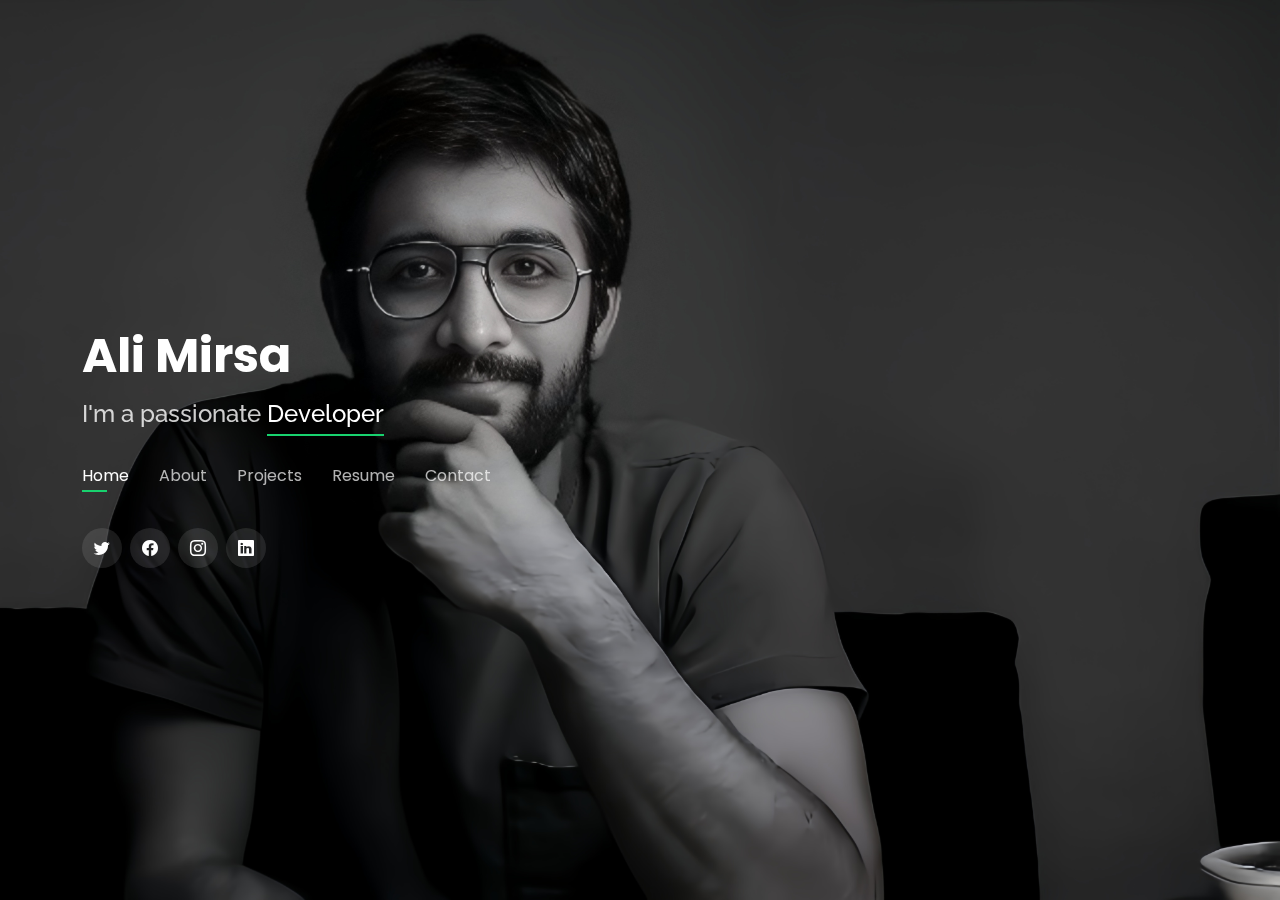
<file: index.html>
<!DOCTYPE html>
<html lang="en">

<head>
  <meta charset="utf-8">
  <meta content="width=device-width, initial-scale=1.0" name="viewport">

  <title>MIRSA</title>
  <meta content="" name="description">
  <meta content="" name="keywords">


  <!-- Google Fonts -->
  <link href="https://fonts.googleapis.com/css?family=Open+Sans:300,300i,400,400i,600,600i,700,700i|Raleway:300,300i,400,400i,500,500i,600,600i,700,700i|Poppins:300,300i,400,400i,500,500i,600,600i,700,700i" rel="stylesheet">

  <!-- Vendor CSS Files -->
  <link href="assets/vendor/bootstrap/css/bootstrap.min.css" rel="stylesheet">
  <link href="assets/vendor/bootstrap-icons/bootstrap-icons.css" rel="stylesheet">
  <link href="assets/vendor/boxicons/css/boxicons.min.css" rel="stylesheet">
  <link href="assets/vendor/glightbox/css/glightbox.min.css" rel="stylesheet">
  <link href="assets/vendor/remixicon/remixicon.css" rel="stylesheet">
  <link href="assets/vendor/swiper/swiper-bundle.min.css" rel="stylesheet">

  <!-- Template Main CSS File -->
  <link href="assets/css/style.css" rel="stylesheet">

  <!-- =======================================================
  * Template Name: Personal
  * Template URL: https://bootstrapmade.com/personal-free-resume-bootstrap-template/
  * Updated: Mar 17 2024 with Bootstrap v5.3.3
  * Author: BootstrapMade.com
  * License: https://bootstrapmade.com/license/
  ======================================================== -->
</head>

<body>

  <!-- ======= Header ======= -->
  <header id="header">
    <div class="container">

      <h1><a href="index.html">Ali Mirsa</a></h1>
      <!-- Uncomment below if you prefer to use an image logo -->
      <!-- <a href="index.html" class="mr-auto"><img src="assets/img/my pic-vmake(1).jpeg" alt="" class="img-fluid"></a> -->
      <h2>I'm a passionate <span>Developer</span> </h2>

      <nav id="navbar" class="navbar">
        <ul>
          <li><a class="nav-link active" href="#header">Home</a></li>
          <li><a class="nav-link" href="#about">About</a></li>
          <li><a class="nav-link" href="#services">Projects</a></li>
          <li><a class="nav-link" href="#resume">Resume</a></li>
          <!-- <li><a class="nav-link" href="#portfolio">Portfolio</a></li> -->
          <li><a class="nav-link" href="#contact">Contact</a></li>
        </ul>
        <i class="bi bi-list mobile-nav-toggle"></i>
      </nav><!-- .navbar -->

      <div class="social-links">
        <a href="#" class="twitter"><i class="bi bi-twitter"></i></a>
        <a href="#" class="facebook"><i class="bi bi-facebook"></i></a>
        <a href="#" class="instagram"><i class="bi bi-instagram"></i></a>
        <a href="#" class="linkedin"><i class="bi bi-linkedin"></i></a>
      </div>

    </div>
  </header><!-- End Header -->

  <!-- ======= About Section ======= -->
  <section id="about" class="about">

   <!-- ======= About Me ======= -->
<div class="about-me container">

  <div class="section-title">
    <h2>About</h2>
    <p>Learn more about me</p>
  </div>

  <div class="row">
    <div class="col-lg-4" data-aos="fade-right">
      <img src="assets/img/my pic.png" class="img-fluid" alt="">
    </div>
    <div class="col-lg-8 pt-4 pt-lg-0 content" data-aos="fade-left">
      <h3>Python Developer &amp; Machine Learning Enthusiast</h3>
      <p class="fst-italic">
        Passionate and driven Python developer with a focus on web development using Django. Skilled in creating dynamic web applications, machine learning models, web scraping, and natural language processing.
      </p>
      <div class="row">
        <div class="col-lg-6">
          <ul>
            <li><i class="bi bi-chevron-right"></i> <strong>Website:</strong> <span>www.mirsa.online</span></li>
            <li><i class="bi bi-chevron-right"></i> <strong>Phone:</strong> <span>+91 8592033444</span></li>
            <li><i class="bi bi-chevron-right"></i> <strong>City:</strong> <span>kerala,india</span></li>
          </ul>
        </div>
        <div class="col-lg-6">
          <ul>
            <li><i class="bi bi-chevron-right"></i> <strong>Age:</strong> <span>24</span></li>
            <li><i class="bi bi-chevron-right"></i> <strong>Degree:</strong> <span>Bachelor in Technology</span></li>
            <li><i class="bi bi-chevron-right"></i> <strong>Email:</strong> <span>mirzamailbox0@gmail.com</span></li>
            <li><i class="bi bi-chevron-right"></i> <strong>Freelance:</strong> <span>Available</span></li>
          </ul>
        </div>
      </div>
      <p>
        With over 2 years of experience in the field, I have successfully developed and deployed numerous web applications, created and optimized machine learning models, and conducted web scraping for data analysis. My dedication to technology and problem-solving has led me to win a hackathon and continuously strive for excellence in all my projects.
      </p>
    </div>
  </div>

</div><!-- End About Me -->


    <!-- ======= Counts ======= -->
    <div class="counts container">

      <div class="row">

        <div class="col-lg-3 col-md-6">
          <div class="count-box">
            <i class="bi bi-emoji-smile"></i>
            <span data-purecounter-start="0" data-purecounter-end="40" data-purecounter-duration="1" class="purecounter"></span>
            <p>Happy Clients</p>
          </div>
        </div>

        <div class="col-lg-3 col-md-6 mt-5 mt-md-0">
          <div class="count-box">
            <i class="bi bi-journal-richtext"></i>
            <span data-purecounter-start="0" data-purecounter-end="50" data-purecounter-duration="1" class="purecounter"></span>
            <p>Projects</p>
          </div>
        </div>

        <div class="col-lg-3 col-md-6 mt-5 mt-lg-0">
          <div class="count-box">
            <i class="bi bi-headset"></i>
            <span data-purecounter-start="0" data-purecounter-end="24" data-purecounter-duration="1" class="purecounter"></span>
            <p>Hours Of Support</p>
          </div>
        </div>

        <!-- <div class="col-lg-3 col-md-6 mt-5 mt-lg-0">
          <div class="count-box">
            <i class="bi bi-award"></i>
            <span data-purecounter-start="0" data-purecounter-end="24" data-purecounter-duration="1" class="purecounter"></span>
            <p>Awards</p>
          </div>
        </div> -->

      </div>

    </div><!-- End Counts -->

   <!-- ======= Skills ======= -->
<div class="skills container">

  <div class="section-title">
    <h2>Skills</h2>
  </div>

  <div class="row skills-content">

    <div class="col-lg-6">

      <div class="progress">
        <span class="skill">Python (Django) <i class="val">90%</i></span>
        <div class="progress-bar-wrap">
          <div class="progress-bar" role="progressbar" style="width: 90%;" aria-valuenow="90" aria-valuemin="0"
            aria-valuemax="100"></div>
        </div>
      </div>

      <div class="progress">
        <span class="skill">Machine Learning <i class="val">80%</i></span>
        <div class="progress-bar-wrap">
          <div class="progress-bar" role="progressbar" style="width: 80%;" aria-valuenow="80" aria-valuemin="0"
            aria-valuemax="100"></div>
        </div>
      </div>

      <div class="progress">
        <span class="skill">Web Scraping <i class="val">75%</i></span>
        <div class="progress-bar-wrap">
          <div class="progress-bar" role="progressbar" style="width: 75%;" aria-valuenow="75" aria-valuemin="0"
            aria-valuemax="100"></div>
        </div>
      </div>

      <div class="progress">
        <span class="skill">Natural Language Processing (NLP) <i class="val">70%</i></span>
        <div class="progress-bar-wrap">
          <div class="progress-bar" role="progressbar" style="width: 70%;" aria-valuenow="70" aria-valuemin="0"
            aria-valuemax="100"></div>
        </div>
      </div>

    </div>

    <div class="col-lg-6">

      <div class="progress">
        <span class="skill">HTML/CSS <i class="val">85%</i></span>
        <div class="progress-bar-wrap">
          <div class="progress-bar" role="progressbar" style="width: 85%;" aria-valuenow="85" aria-valuemin="0"
            aria-valuemax="100"></div>
        </div>
      </div>

      <div class="progress">
        <span class="skill">Database Creation <i class="val">80%</i></span>
        <div class="progress-bar-wrap">
          <div class="progress-bar" role="progressbar" style="width: 80%;" aria-valuenow="80" aria-valuemin="0"
            aria-valuemax="100"></div>
        </div>
      </div>

      <div class="progress">
        <span class="skill">JavaScript <i class="val">65%</i></span>
        <div class="progress-bar-wrap">
          <div class="progress-bar" role="progressbar" style="width: 65%;" aria-valuenow="65" aria-valuemin="0"
            aria-valuemax="100"></div>
        </div>
      </div>

    </div>

  </div>

</div><!-- End Skills -->


<!-- ======= Interests ======= -->
<div class="interests container">

  <div class="section-title">
    <h2>Interests</h2>
  </div>

  <div class="row">
    <div class="col-lg-3 col-md-4">
      <div class="icon-box">
        <i class="ri-code-s-slash-line" style="color: #ffbb2c;"></i>
        <h3>Web Development</h3>
      </div>
    </div>
    <div class="col-lg-3 col-md-4 mt-4 mt-md-0">
      <div class="icon-box">
        <i class="ri-brush-line" style="color: #5578ff;"></i>
        <h3>UI/UX Design</h3>
      </div>
    </div>
    <div class="col-lg-3 col-md-4 mt-4 mt-md-0">
      <div class="icon-box">
        <i class="ri-database-2-line" style="color: #e80368;"></i>
        <h3>Database Management</h3>
      </div>
    </div>
    <div class="col-lg-3 col-md-4 mt-4 mt-lg-0">
      <div class="icon-box">
        <i class="ri-file-code-line" style="color: #e361ff;"></i>
        <h3>Scripting</h3>
      </div>
    </div>
    <div class="col-lg-3 col-md-4 mt-4">
      <div class="icon-box">
        <i class="ri-bar-chart-box-line" style="color: #47aeff;"></i>
        <h3>Data Analysis</h3>
      </div>
    </div>
    <div class="col-lg-3 col-md-4 mt-4">
      <div class="icon-box">
        <i class="ri-tools-line" style="color: #ffa76e;"></i>
        <h3>Automation</h3>
      </div>
    </div>
    <div class="col-lg-3 col-md-4 mt-4">
      <div class="icon-box">
        <i class="ri-ai-line" style="color: #11dbcf;"></i>
        <h3>Artificial Intelligence</h3>
      </div>
    </div>
    <div class="col-lg-3 col-md-4 mt-4">
      <div class="icon-box">
        <i class="ri-server-line" style="color: #4233ff;"></i>
        <h3>Server Management</h3>
      </div>
    </div>
  </div>

</div><!-- End Interests -->


    <!-- ======= Testimonials ======= -->
    <!-- <div class="testimonials container">

      <div class="section-title">
        <h2>Testimonials</h2>
      </div>

      <div class="testimonials-slider swiper" data-aos="fade-up" data-aos-delay="100">
        <div class="swiper-wrapper">

          <div class="swiper-slide">
            <div class="testimonial-item">
              <p>
                <i class="bx bxs-quote-alt-left quote-icon-left"></i>
                Proin iaculis purus consequat sem cure digni ssim donec porttitora entum suscipit rhoncus. Accusantium quam, ultricies eget id, aliquam eget nibh et. Maecen aliquam, risus at semper.
                <i class="bx bxs-quote-alt-right quote-icon-right"></i>
              </p>
              <img src="assets/img/testimonials/testimonials-1.jpg" class="testimonial-img" alt="">
              <h3>Saul Goodman</h3>
              <h4>Ceo &amp; Founder</h4>
            </div>
          </div><!-- End testimonial item -->

          <!-- <div class="swiper-slide">
            <div class="testimonial-item">
              <p>
                <i class="bx bxs-quote-alt-left quote-icon-left"></i>
                Export tempor illum tamen malis malis eram quae irure esse labore quem cillum quid cillum eram malis quorum velit fore eram velit sunt aliqua noster fugiat irure amet legam anim culpa.
                <i class="bx bxs-quote-alt-right quote-icon-right"></i>
              </p>
              <img src="assets/img/testimonials/testimonials-2.jpg" class="testimonial-img" alt="">
              <h3>Sara Wilsson</h3>
              <h4>Designer</h4>
            </div>
          </div><!-- End testimonial item -->

          <!-- <div class="swiper-slide">
            <div class="testimonial-item">
              <p>
                <i class="bx bxs-quote-alt-left quote-icon-left"></i>
                Enim nisi quem export duis labore cillum quae magna enim sint quorum nulla quem veniam duis minim tempor labore quem eram duis noster aute amet eram fore quis sint minim.
                <i class="bx bxs-quote-alt-right quote-icon-right"></i>
              </p>
              <img src="assets/img/testimonials/testimonials-3.jpg" class="testimonial-img" alt="">
              <h3>Jena Karlis</h3>
              <h4>Store Owner</h4>
            </div>
          </div><!-- End testimonial item -->

          <!-- <div class="swiper-slide">
            <div class="testimonial-item">
              <p>
                <i class="bx bxs-quote-alt-left quote-icon-left"></i>
                Fugiat enim eram quae cillum dolore dolor amet nulla culpa multos export minim fugiat minim velit minim dolor enim duis veniam ipsum anim magna sunt elit fore quem dolore labore illum veniam.
                <i class="bx bxs-quote-alt-right quote-icon-right"></i>
              </p>
              <img src="assets/img/testimonials/testimonials-4.jpg" class="testimonial-img" alt="">
              <h3>Matt Brandon</h3>
              <h4>Freelancer</h4>
            </div>
          </div><!-- End testimonial item -->

          <!-- <div class="swiper-slide">
            <div class="testimonial-item">
              <p>
                <i class="bx bxs-quote-alt-left quote-icon-left"></i>
                Quis quorum aliqua sint quem legam fore sunt eram irure aliqua veniam tempor noster veniam enim culpa labore duis sunt culpa nulla illum cillum fugiat legam esse veniam culpa fore nisi cillum quid.
                <i class="bx bxs-quote-alt-right quote-icon-right"></i>
              </p>
              <img src="assets/img/testimonials/testimonials-5.jpg" class="testimonial-img" alt="">
              <h3>John Larson</h3>
              <h4>Entrepreneur</h4>
            </div>
          </div><!-- End testimonial item -->
<!-- 
        </div>
        <div class="swiper-pagination"></div>
      </div>

      <div class="owl-carousel testimonials-carousel">

      </div>

    </div> --> --> --> --> -->
        <!-- End Testimonials  -->

  </section><!-- End About Section -->

<!-- ======= Resume Section ======= -->
<section id="resume" class="resume">
  <div class="container">

    <div class="section-title">
      <h2>Resume</h2>
      <p>Check My Resume</p>
    </div>

    <div class="row">
      <div class="col-lg-6">
        <h3 class="resume-title">Summary</h3>
        <div class="resume-item pb-0">
          <h4>Ali Mirsa</h4>
          <p><em>Dynamic and results-driven Python Developer with 2 years of experience in web development using Django, machine learning model creation, web scraping, database creation, and natural language processing. Proven ability to deliver high-quality projects and win hackathons.</em></p>
          <p>
          <ul>
            <li>Address: India</li>
            <li>Phone: 8592033444</li>
            <li>Email: mirzamailbox0@gmail.com</li>
          </ul>
          </p>
        </div>

        <h3 class="resume-title">Education</h3>
        <div class="resume-item">
          <h4>Bachelor in Technology</h4>
          <h5>2020</h5>
          <p><em></em></p>
          <p>Completed my Bachelor in Technology with a focus on computer science and engineering. Achieved a strong academic record and actively participated in various technical events and hackathons.</p>
        </div>
      </div>
      <div class="col-lg-6">
        <h3 class="resume-title">Professional Experience</h3>
        <div class="resume-item">
          <h4>Freelancer</h4>
          <h5>Current</h5>
          <p><em>Self-employed</em></p>
          <p>
          <ul>
            <li>Developed and deployed dynamic web applications using Django and other web technologies.</li>
            <li>Created and optimized machine learning models for various applications.</li>
            <li>Conducted web scraping to gather and analyze data from multiple sources.</li>
            <li>Designed and implemented database systems to support web and ML projects.</li>
            <li>Utilized natural language processing techniques for text analysis and sentiment analysis.</li>
          </ul>
          </p>
        </div>
        <!-- <div class="resume-item">
          <h4>Hackathon Winner</h4>
          <h5>Year</h5>
          <p><em>Event Name</em></p>
          <p>
          <ul>
            <li>Led a team to victory in a hackathon by developing an innovative solution using Django and machine learning.</li>
            <li>Presented the project to a panel of judges, showcasing its functionality and impact.</li>
            <li>Gained recognition for outstanding technical skills and problem-solving abilities.</li>
          </ul>
          </p>
        </div> -->
      </div>
    </div>

  </div>
</section><!-- End Resume Section -->


  <!-- ======= Services Section ======= -->
  <section id="services" class="services">
    <div class="container">

      <div class="section-title">
        <h2>Projects</h2>
        <p>My work</p>
      </div>

      <div class="row">
        <div class="col-lg-4 col-md-6 d-flex align-items-stretch">
          <div class="icon-box">
            <div class="icon"><i class="bx bx-cart"></i></div>
            <h4><a href="ecommerce.html">E commerce</h4>
            <p>Complete Ecommerce platform with admin dashboard. click to visit</p></a>
          </div>
        </div>

        <div class="col-lg-4 col-md-6 d-flex align-items-stretch mt-4 mt-md-0">
          <div class="icon-box">
            <div class="icon"><i class="bx bx-world"></i></div>
            <h4><a href="bussinesslist.html">Bussiness Web</h4>
            <p>Discover a range of business websites that exemplify professionalism and functionality.</p></a>
          </div>
        </div>


        <div class="col-lg-4 col-md-6 d-flex align-items-stretch mt-4 mt-lg-0">
          <div class="icon-box">
            <div class="icon"><i class="bx bx-briefcase"></i></div>
            <h4><a href="portfoliolist.html">Portfolio</h4>
            <p>Explore my collection of web design projects, showcasing a blend of creativity and technical expertise</p></a>
          </div>
        </div>

        <div class="col-lg-4 col-md-6 d-flex align-items-stretch mt-4">
          <div class="icon-box">
            <div class="icon"><i class="bx bx-brain"></i></div>
            <h4><a href="">ML | Chatbot | Web scraping</h4>
            <p>Explore my collection of machine learning projects, demonstrating a fusion of innovation and technical mastery.</p></a>
          </div>
        </div>

        <!-- <div class="col-lg-4 col-md-6 d-flex align-items-stretch mt-4">
          <div class="icon-box">
            <div class="icon"><i class="bx bx-slideshow"></i></div>
            <h4><a href="">Dele cardo</a></h4>
            <p>Quis consequatur saepe eligendi voluptatem consequatur dolor consequuntur</p>
          </div>
        </div>

        <div class="col-lg-4 col-md-6 d-flex align-items-stretch mt-4">
          <div class="icon-box">
            <div class="icon"><i class="bx bx-arch"></i></div>
            <h4><a href="">Divera don</a></h4>
            <p>Modi nostrum vel laborum. Porro fugit error sit minus sapiente sit aspernatur</p>
          </div>
        </div> -->

      </div>

    </div>
  </section><!-- End Services Section -->

  <!-- ======= Portfolio Section ======= -->
  <section id="portfolio" class="portfolio">
    <div class="container">

      <div class="section-title">
        <h2>Portfolio</h2>
        <p>My Works</p>
      </div>

      <div class="row">
        <div class="col-lg-12 d-flex justify-content-center">
          <ul id="portfolio-flters">
            <li data-filter="*" class="filter-active">All</li>
            <li data-filter=".filter-app">App</li>
            <li data-filter=".filter-card">Card</li>
            <li data-filter=".filter-web">Web</li>
          </ul>
        </div>
      </div>

      <div class="row portfolio-container">

        <div class="col-lg-4 col-md-6 portfolio-item filter-app">
          <div class="portfolio-wrap">
            <img src="assets/img/portfolio/portfolio-1.jpg" class="img-fluid" alt="">
            <div class="portfolio-info">
              <h4>App 1</h4>
              <p>App</p>
              <div class="portfolio-links">
                <a href="assets/img/portfolio/portfolio-1.jpg" data-gallery="portfolioGallery" class="portfolio-lightbox" title="App 1"><i class="bx bx-plus"></i></a>
                <a href="portfolio-details.html" data-gallery="portfolioDetailsGallery" data-glightbox="type: external" class="portfolio-details-lightbox" title="Portfolio Details"><i class="bx bx-link"></i></a>
              </div>
            </div>
          </div>
        </div>

        <div class="col-lg-4 col-md-6 portfolio-item filter-web">
          <div class="portfolio-wrap">
            <img src="assets/img/portfolio/portfolio-2.jpg" class="img-fluid" alt="">
            <div class="portfolio-info">
              <h4>Web 3</h4>
              <p>Web</p>
              <div class="portfolio-links">
                <a href="assets/img/portfolio/portfolio-2.jpg" data-gallery="portfolioGallery" class="portfolio-lightbox" title="Web 3"><i class="bx bx-plus"></i></a>
                <a href="portfolio-details.html" data-gallery="portfolioDetailsGallery" data-glightbox="type: external" class="portfolio-details-lightbox" title="Portfolio Details"><i class="bx bx-link"></i></a>
              </div>
            </div>
          </div>
        </div>

        <div class="col-lg-4 col-md-6 portfolio-item filter-app">
          <div class="portfolio-wrap">
            <img src="assets/img/portfolio/portfolio-3.jpg" class="img-fluid" alt="">
            <div class="portfolio-info">
              <h4>App 2</h4>
              <p>App</p>
              <div class="portfolio-links">
                <a href="assets/img/portfolio/portfolio-3.jpg" data-gallery="portfolioGallery" class="portfolio-lightbox" title="App 2"><i class="bx bx-plus"></i></a>
                <a href="portfolio-details.html" data-gallery="portfolioDetailsGallery" data-glightbox="type: external" class="portfolio-details-lightbox" title="Portfolio Details"><i class="bx bx-link"></i></a>
              </div>
            </div>
          </div>
        </div>

        <div class="col-lg-4 col-md-6 portfolio-item filter-card">
          <div class="portfolio-wrap">
            <img src="assets/img/portfolio/portfolio-4.jpg" class="img-fluid" alt="">
            <div class="portfolio-info">
              <h4>Card 2</h4>
              <p>Card</p>
              <div class="portfolio-links">
                <a href="assets/img/portfolio/portfolio-4.jpg" data-gallery="portfolioGallery" class="portfolio-lightbox" title="Card 2"><i class="bx bx-plus"></i></a>
                <a href="portfolio-details.html" data-gallery="portfolioDetailsGallery" data-glightbox="type: external" class="portfolio-details-lightbox" title="Portfolio Details"><i class="bx bx-link"></i></a>
              </div>
            </div>
          </div>
        </div>

        <div class="col-lg-4 col-md-6 portfolio-item filter-web">
          <div class="portfolio-wrap">
            <img src="assets/img/portfolio/portfolio-5.jpg" class="img-fluid" alt="">
            <div class="portfolio-info">
              <h4>Web 2</h4>
              <p>Web</p>
              <div class="portfolio-links">
                <a href="assets/img/portfolio/portfolio-5.jpg" data-gallery="portfolioGallery" class="portfolio-lightbox" title="Web 2"><i class="bx bx-plus"></i></a>
                <a href="portfolio-details.html" data-gallery="portfolioDetailsGallery" data-glightbox="type: external" class="portfolio-details-lightbox" title="Portfolio Details"><i class="bx bx-link"></i></a>
              </div>
            </div>
          </div>
        </div>

        <div class="col-lg-4 col-md-6 portfolio-item filter-app">
          <div class="portfolio-wrap">
            <img src="assets/img/portfolio/portfolio-6.jpg" class="img-fluid" alt="">
            <div class="portfolio-info">
              <h4>App 3</h4>
              <p>App</p>
              <div class="portfolio-links">
                <a href="assets/img/portfolio/portfolio-6.jpg" data-gallery="portfolioGallery" class="portfolio-lightbox" title="App 3"><i class="bx bx-plus"></i></a>
                <a href="portfolio-details.html" data-gallery="portfolioDetailsGallery" data-glightbox="type: external" class="portfolio-details-lightbox" title="Portfolio Details"><i class="bx bx-link"></i></a>
              </div>
            </div>
          </div>
        </div>

        <div class="col-lg-4 col-md-6 portfolio-item filter-card">
          <div class="portfolio-wrap">
            <img src="assets/img/portfolio/portfolio-7.jpg" class="img-fluid" alt="">
            <div class="portfolio-info">
              <h4>Card 1</h4>
              <p>Card</p>
              <div class="portfolio-links">
                <a href="assets/img/portfolio/portfolio-7.jpg" data-gallery="portfolioGallery" class="portfolio-lightbox" title="Card 1"><i class="bx bx-plus"></i></a>
                <a href="portfolio-details.html" data-gallery="portfolioDetailsGallery" data-glightbox="type: external" class="portfolio-details-lightbox" title="Portfolio Details"><i class="bx bx-link"></i></a>
              </div>
            </div>
          </div>
        </div>

        <div class="col-lg-4 col-md-6 portfolio-item filter-card">
          <div class="portfolio-wrap">
            <img src="assets/img/portfolio/portfolio-8.jpg" class="img-fluid" alt="">
            <div class="portfolio-info">
              <h4>Card 3</h4>
              <p>Card</p>
              <div class="portfolio-links">
                <a href="assets/img/portfolio/portfolio-8.jpg" data-gallery="portfolioGallery" class="portfolio-lightbox" title="Card 3"><i class="bx bx-plus"></i></a>
                <a href="portfolio-details.html" data-gallery="portfolioDetailsGallery" data-glightbox="type: external" class="portfolio-details-lightbox" title="Portfolio Details"><i class="bx bx-link"></i></a>
              </div>
            </div>
          </div>
        </div>

        <div class="col-lg-4 col-md-6 portfolio-item filter-web">
          <div class="portfolio-wrap">
            <img src="assets/img/portfolio/portfolio-9.jpg" class="img-fluid" alt="">
            <div class="portfolio-info">
              <h4>Web 3</h4>
              <p>Web</p>
              <div class="portfolio-links">
                <a href="assets/img/portfolio/portfolio-9.jpg" data-gallery="portfolioGallery" class="portfolio-lightbox" title="Web 3"><i class="bx bx-plus"></i></a>
                <a href="portfolio-details.html" data-gallery="portfolioDetailsGallery" data-glightbox="type: external" class="portfolio-details-lightbox" title="Portfolio Details"><i class="bx bx-link"></i></a>
              </div>
            </div>
          </div>
        </div>

      </div>

    </div>
  </section><!-- End Portfolio Section -->

  <!-- ======= Contact Section ======= -->
  <section id="contact" class="contact">
    <div class="container">

      <div class="section-title">
        <h2>Contact</h2>
        <p>Contact Me</p>
      </div>

      <div class="row mt-2">

        <div class="col-md-6 d-flex align-items-stretch">
          <div class="info-box">
            <i class="bx bx-map"></i>
            <h3>My Address</h3>
            <p>kerala,India </p>
          </div>
        </div>

        <div class="col-md-6 mt-4 mt-md-0 d-flex align-items-stretch">
          <div class="info-box">
            <i class="bx bx-share-alt"></i>
            <h3>Social Profiles</h3>
            <div class="social-links">
              <a href="#" class="twitter"><i class="bi bi-twitter"></i></a>
              <a href="#" class="facebook"><i class="bi bi-facebook"></i></a>
              <a href="#" class="instagram"><i class="bi bi-instagram"></i></a>
              <a href="#" class="google-plus"><i class="bi bi-skype"></i></a>
              <a href="#" class="linkedin"><i class="bi bi-linkedin"></i></a>
            </div>
          </div>
        </div>

        <div class="col-md-6 mt-4 d-flex align-items-stretch">
          <div class="info-box">
            <i class="bx bx-envelope"></i>
            <h3>Email Me</h3>
            <p>mirzamailbox0@gmail.com</p>
          </div>
        </div>
        <div class="col-md-6 mt-4 d-flex align-items-stretch">
          <div class="info-box">
            <i class="bx bx-phone-call"></i>
            <h3>Call Me</h3>
            <p>+91 8592033444</p>
          </div>
        </div>
      </div>

      <form action="forms/contact.php" method="post" role="form" class="php-email-form mt-4">
        <div class="row">
          <div class="col-md-6 form-group">
            <input type="text" name="name" class="form-control" id="name" placeholder="Your Name" required>
          </div>
          <div class="col-md-6 form-group mt-3 mt-md-0">
            <input type="email" class="form-control" name="email" id="email" placeholder="Your Email" required>
          </div>
        </div>
        <div class="form-group mt-3">
          <input type="text" class="form-control" name="subject" id="subject" placeholder="Subject" required>
        </div>
        <div class="form-group mt-3">
          <textarea class="form-control" name="message" rows="5" placeholder="Message" required></textarea>
        </div>
        <div class="my-3">
          <div class="loading">Loading</div>
          <div class="error-message"></div>
          <div class="sent-message">Your message has been sent. Thank you!</div>
        </div>
        <div class="text-center"><button type="submit">Send Message</button></div>
      </form>

    </div>
  </section><!-- End Contact Section -->


  <!-- Vendor JS Files -->
  <script src="assets/vendor/purecounter/purecounter_vanilla.js"></script>
  <script src="assets/vendor/bootstrap/js/bootstrap.bundle.min.js"></script>
  <script src="assets/vendor/glightbox/js/glightbox.min.js"></script>
  <script src="assets/vendor/isotope-layout/isotope.pkgd.min.js"></script>
  <script src="assets/vendor/swiper/swiper-bundle.min.js"></script>
  <script src="assets/vendor/waypoints/noframework.waypoints.js"></script>
  <script src="assets/vendor/php-email-form/validate.js"></script>

  <!-- Template Main JS File -->
  <script src="assets/js/main.js"></script>

</body>

</html>
</file>
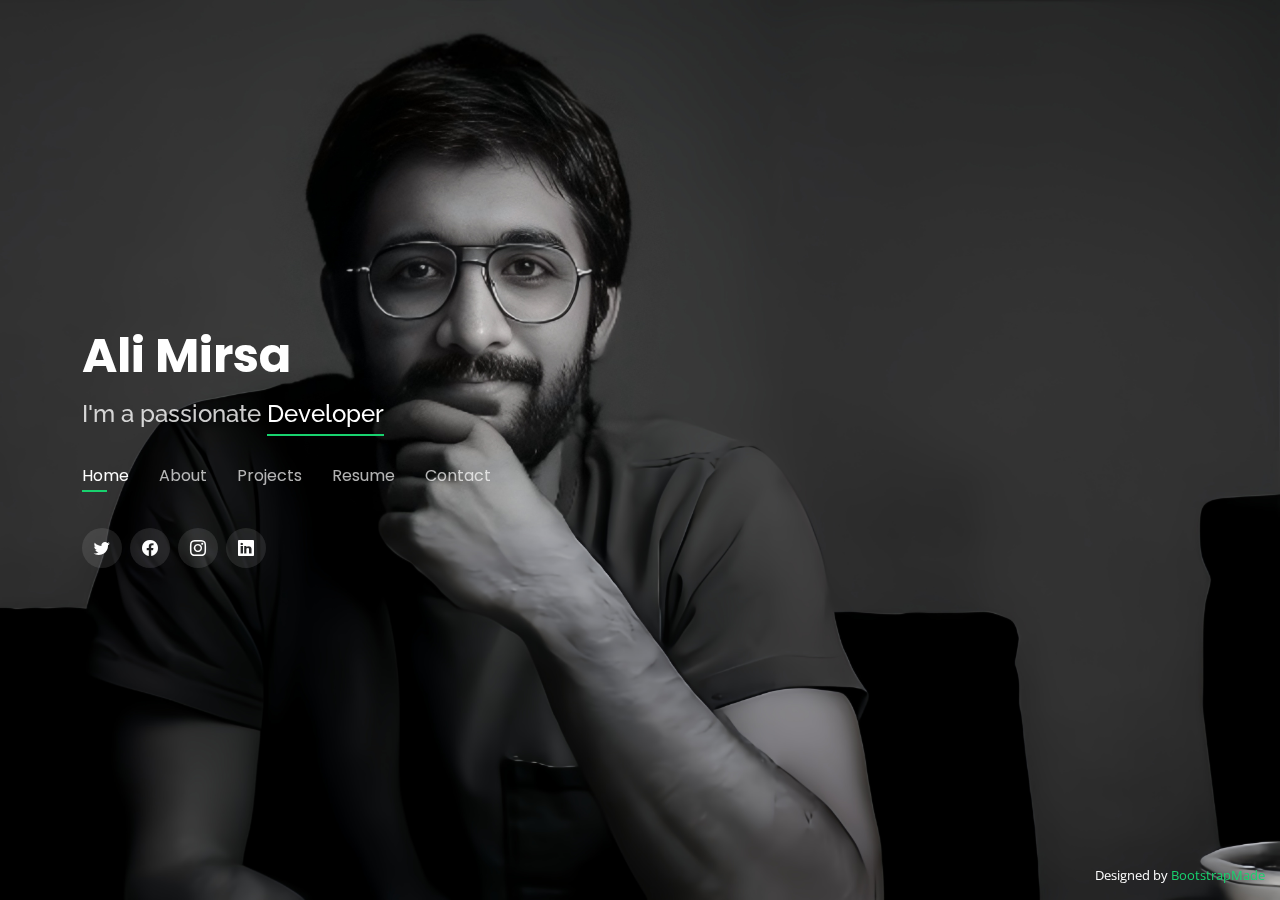
<file: Personal/index.html>
<!DOCTYPE html>
<html lang="en">

<head>
  <meta charset="utf-8">
  <meta content="width=device-width, initial-scale=1.0" name="viewport">

  <title>MIRSA</title>
  <meta content="" name="description">
  <meta content="" name="keywords">

  <!-- Favicons -->
  <link href="assets/img/favicon.png" rel="icon">
  <link href="assets/img/apple-touch-icon.png" rel="apple-touch-icon">

  <!-- Google Fonts -->
  <link href="https://fonts.googleapis.com/css?family=Open+Sans:300,300i,400,400i,600,600i,700,700i|Raleway:300,300i,400,400i,500,500i,600,600i,700,700i|Poppins:300,300i,400,400i,500,500i,600,600i,700,700i" rel="stylesheet">

  <!-- Vendor CSS Files -->
  <link href="assets/vendor/bootstrap/css/bootstrap.min.css" rel="stylesheet">
  <link href="assets/vendor/bootstrap-icons/bootstrap-icons.css" rel="stylesheet">
  <link href="assets/vendor/boxicons/css/boxicons.min.css" rel="stylesheet">
  <link href="assets/vendor/glightbox/css/glightbox.min.css" rel="stylesheet">
  <link href="assets/vendor/remixicon/remixicon.css" rel="stylesheet">
  <link href="assets/vendor/swiper/swiper-bundle.min.css" rel="stylesheet">

  <!-- Template Main CSS File -->
  <link href="assets/css/style.css" rel="stylesheet">

  <!-- =======================================================
  * Template Name: Personal
  * Template URL: https://bootstrapmade.com/personal-free-resume-bootstrap-template/
  * Updated: Mar 17 2024 with Bootstrap v5.3.3
  * Author: BootstrapMade.com
  * License: https://bootstrapmade.com/license/
  ======================================================== -->
</head>

<body>

  <!-- ======= Header ======= -->
  <header id="header">
    <div class="container">

      <h1><a href="index.html">Ali Mirsa</a></h1>
      <!-- Uncomment below if you prefer to use an image logo -->
      <!-- <a href="index.html" class="mr-auto"><img src="assets/img/my pic-vmake(1).jpeg" alt="" class="img-fluid"></a> -->
      <h2>I'm a passionate <span>Developer</span> </h2>

      <nav id="navbar" class="navbar">
        <ul>
          <li><a class="nav-link active" href="#header">Home</a></li>
          <li><a class="nav-link" href="#about">About</a></li>
          <li><a class="nav-link" href="#services">Projects</a></li>
          <li><a class="nav-link" href="#resume">Resume</a></li>
          <!-- <li><a class="nav-link" href="#portfolio">Portfolio</a></li> -->
          <li><a class="nav-link" href="#contact">Contact</a></li>
        </ul>
        <i class="bi bi-list mobile-nav-toggle"></i>
      </nav><!-- .navbar -->

      <div class="social-links">
        <a href="#" class="twitter"><i class="bi bi-twitter"></i></a>
        <a href="#" class="facebook"><i class="bi bi-facebook"></i></a>
        <a href="#" class="instagram"><i class="bi bi-instagram"></i></a>
        <a href="#" class="linkedin"><i class="bi bi-linkedin"></i></a>
      </div>

    </div>
  </header><!-- End Header -->

  <!-- ======= About Section ======= -->
  <section id="about" class="about">

   <!-- ======= About Me ======= -->
<div class="about-me container">

  <div class="section-title">
    <h2>About</h2>
    <p>Learn more about me</p>
  </div>

  <div class="row">
    <div class="col-lg-4" data-aos="fade-right">
      <img src="assets/img/my pic.png" class="img-fluid" alt="">
    </div>
    <div class="col-lg-8 pt-4 pt-lg-0 content" data-aos="fade-left">
      <h3>Python Developer &amp; Machine Learning Enthusiast</h3>
      <p class="fst-italic">
        Passionate and driven Python developer with a focus on web development using Django. Skilled in creating dynamic web applications, machine learning models, web scraping, and natural language processing.
      </p>
      <div class="row">
        <div class="col-lg-6">
          <ul>
            <li><i class="bi bi-chevron-right"></i> <strong>Website:</strong> <span>www.mirsa.online</span></li>
            <li><i class="bi bi-chevron-right"></i> <strong>Phone:</strong> <span>+91 8592033444</span></li>
            <li><i class="bi bi-chevron-right"></i> <strong>City:</strong> <span>kerala,india</span></li>
          </ul>
        </div>
        <div class="col-lg-6">
          <ul>
            <li><i class="bi bi-chevron-right"></i> <strong>Age:</strong> <span>24</span></li>
            <li><i class="bi bi-chevron-right"></i> <strong>Degree:</strong> <span>Bachelor in Technology</span></li>
            <li><i class="bi bi-chevron-right"></i> <strong>Email:</strong> <span>mirzamailbox0@gmail.com</span></li>
            <li><i class="bi bi-chevron-right"></i> <strong>Freelance:</strong> <span>Available</span></li>
          </ul>
        </div>
      </div>
      <p>
        With over 2 years of experience in the field, I have successfully developed and deployed numerous web applications, created and optimized machine learning models, and conducted web scraping for data analysis. My dedication to technology and problem-solving has led me to win a hackathon and continuously strive for excellence in all my projects.
      </p>
    </div>
  </div>

</div><!-- End About Me -->


    <!-- ======= Counts ======= -->
    <div class="counts container">

      <div class="row">

        <div class="col-lg-3 col-md-6">
          <div class="count-box">
            <i class="bi bi-emoji-smile"></i>
            <span data-purecounter-start="0" data-purecounter-end="40" data-purecounter-duration="1" class="purecounter"></span>
            <p>Happy Clients</p>
          </div>
        </div>

        <div class="col-lg-3 col-md-6 mt-5 mt-md-0">
          <div class="count-box">
            <i class="bi bi-journal-richtext"></i>
            <span data-purecounter-start="0" data-purecounter-end="50" data-purecounter-duration="1" class="purecounter"></span>
            <p>Projects</p>
          </div>
        </div>

        <div class="col-lg-3 col-md-6 mt-5 mt-lg-0">
          <div class="count-box">
            <i class="bi bi-headset"></i>
            <span data-purecounter-start="0" data-purecounter-end="24" data-purecounter-duration="1" class="purecounter"></span>
            <p>Hours Of Support</p>
          </div>
        </div>

        <!-- <div class="col-lg-3 col-md-6 mt-5 mt-lg-0">
          <div class="count-box">
            <i class="bi bi-award"></i>
            <span data-purecounter-start="0" data-purecounter-end="24" data-purecounter-duration="1" class="purecounter"></span>
            <p>Awards</p>
          </div>
        </div> -->

      </div>

    </div><!-- End Counts -->

   <!-- ======= Skills ======= -->
<div class="skills container">

  <div class="section-title">
    <h2>Skills</h2>
  </div>

  <div class="row skills-content">

    <div class="col-lg-6">

      <div class="progress">
        <span class="skill">Python (Django) <i class="val">90%</i></span>
        <div class="progress-bar-wrap">
          <div class="progress-bar" role="progressbar" style="width: 90%;" aria-valuenow="90" aria-valuemin="0"
            aria-valuemax="100"></div>
        </div>
      </div>

      <div class="progress">
        <span class="skill">Machine Learning <i class="val">80%</i></span>
        <div class="progress-bar-wrap">
          <div class="progress-bar" role="progressbar" style="width: 80%;" aria-valuenow="80" aria-valuemin="0"
            aria-valuemax="100"></div>
        </div>
      </div>

      <div class="progress">
        <span class="skill">Web Scraping <i class="val">75%</i></span>
        <div class="progress-bar-wrap">
          <div class="progress-bar" role="progressbar" style="width: 75%;" aria-valuenow="75" aria-valuemin="0"
            aria-valuemax="100"></div>
        </div>
      </div>

      <div class="progress">
        <span class="skill">Natural Language Processing (NLP) <i class="val">70%</i></span>
        <div class="progress-bar-wrap">
          <div class="progress-bar" role="progressbar" style="width: 70%;" aria-valuenow="70" aria-valuemin="0"
            aria-valuemax="100"></div>
        </div>
      </div>

    </div>

    <div class="col-lg-6">

      <div class="progress">
        <span class="skill">HTML/CSS <i class="val">85%</i></span>
        <div class="progress-bar-wrap">
          <div class="progress-bar" role="progressbar" style="width: 85%;" aria-valuenow="85" aria-valuemin="0"
            aria-valuemax="100"></div>
        </div>
      </div>

      <div class="progress">
        <span class="skill">Database Creation <i class="val">80%</i></span>
        <div class="progress-bar-wrap">
          <div class="progress-bar" role="progressbar" style="width: 80%;" aria-valuenow="80" aria-valuemin="0"
            aria-valuemax="100"></div>
        </div>
      </div>

      <div class="progress">
        <span class="skill">JavaScript <i class="val">65%</i></span>
        <div class="progress-bar-wrap">
          <div class="progress-bar" role="progressbar" style="width: 65%;" aria-valuenow="65" aria-valuemin="0"
            aria-valuemax="100"></div>
        </div>
      </div>

    </div>

  </div>

</div><!-- End Skills -->


<!-- ======= Interests ======= -->
<div class="interests container">

  <div class="section-title">
    <h2>Interests</h2>
  </div>

  <div class="row">
    <div class="col-lg-3 col-md-4">
      <div class="icon-box">
        <i class="ri-code-s-slash-line" style="color: #ffbb2c;"></i>
        <h3>Web Development</h3>
      </div>
    </div>
    <div class="col-lg-3 col-md-4 mt-4 mt-md-0">
      <div class="icon-box">
        <i class="ri-brush-line" style="color: #5578ff;"></i>
        <h3>UI/UX Design</h3>
      </div>
    </div>
    <div class="col-lg-3 col-md-4 mt-4 mt-md-0">
      <div class="icon-box">
        <i class="ri-database-2-line" style="color: #e80368;"></i>
        <h3>Database Management</h3>
      </div>
    </div>
    <div class="col-lg-3 col-md-4 mt-4 mt-lg-0">
      <div class="icon-box">
        <i class="ri-file-code-line" style="color: #e361ff;"></i>
        <h3>Scripting</h3>
      </div>
    </div>
    <div class="col-lg-3 col-md-4 mt-4">
      <div class="icon-box">
        <i class="ri-bar-chart-box-line" style="color: #47aeff;"></i>
        <h3>Data Analysis</h3>
      </div>
    </div>
    <div class="col-lg-3 col-md-4 mt-4">
      <div class="icon-box">
        <i class="ri-tools-line" style="color: #ffa76e;"></i>
        <h3>Automation</h3>
      </div>
    </div>
    <div class="col-lg-3 col-md-4 mt-4">
      <div class="icon-box">
        <i class="ri-ai-line" style="color: #11dbcf;"></i>
        <h3>Artificial Intelligence</h3>
      </div>
    </div>
    <div class="col-lg-3 col-md-4 mt-4">
      <div class="icon-box">
        <i class="ri-server-line" style="color: #4233ff;"></i>
        <h3>Server Management</h3>
      </div>
    </div>
  </div>

</div><!-- End Interests -->


    <!-- ======= Testimonials ======= -->
    <!-- <div class="testimonials container">

      <div class="section-title">
        <h2>Testimonials</h2>
      </div>

      <div class="testimonials-slider swiper" data-aos="fade-up" data-aos-delay="100">
        <div class="swiper-wrapper">

          <div class="swiper-slide">
            <div class="testimonial-item">
              <p>
                <i class="bx bxs-quote-alt-left quote-icon-left"></i>
                Proin iaculis purus consequat sem cure digni ssim donec porttitora entum suscipit rhoncus. Accusantium quam, ultricies eget id, aliquam eget nibh et. Maecen aliquam, risus at semper.
                <i class="bx bxs-quote-alt-right quote-icon-right"></i>
              </p>
              <img src="assets/img/testimonials/testimonials-1.jpg" class="testimonial-img" alt="">
              <h3>Saul Goodman</h3>
              <h4>Ceo &amp; Founder</h4>
            </div>
          </div><!-- End testimonial item -->

          <!-- <div class="swiper-slide">
            <div class="testimonial-item">
              <p>
                <i class="bx bxs-quote-alt-left quote-icon-left"></i>
                Export tempor illum tamen malis malis eram quae irure esse labore quem cillum quid cillum eram malis quorum velit fore eram velit sunt aliqua noster fugiat irure amet legam anim culpa.
                <i class="bx bxs-quote-alt-right quote-icon-right"></i>
              </p>
              <img src="assets/img/testimonials/testimonials-2.jpg" class="testimonial-img" alt="">
              <h3>Sara Wilsson</h3>
              <h4>Designer</h4>
            </div>
          </div><!-- End testimonial item -->

          <!-- <div class="swiper-slide">
            <div class="testimonial-item">
              <p>
                <i class="bx bxs-quote-alt-left quote-icon-left"></i>
                Enim nisi quem export duis labore cillum quae magna enim sint quorum nulla quem veniam duis minim tempor labore quem eram duis noster aute amet eram fore quis sint minim.
                <i class="bx bxs-quote-alt-right quote-icon-right"></i>
              </p>
              <img src="assets/img/testimonials/testimonials-3.jpg" class="testimonial-img" alt="">
              <h3>Jena Karlis</h3>
              <h4>Store Owner</h4>
            </div>
          </div><!-- End testimonial item -->

          <!-- <div class="swiper-slide">
            <div class="testimonial-item">
              <p>
                <i class="bx bxs-quote-alt-left quote-icon-left"></i>
                Fugiat enim eram quae cillum dolore dolor amet nulla culpa multos export minim fugiat minim velit minim dolor enim duis veniam ipsum anim magna sunt elit fore quem dolore labore illum veniam.
                <i class="bx bxs-quote-alt-right quote-icon-right"></i>
              </p>
              <img src="assets/img/testimonials/testimonials-4.jpg" class="testimonial-img" alt="">
              <h3>Matt Brandon</h3>
              <h4>Freelancer</h4>
            </div>
          </div><!-- End testimonial item -->

          <!-- <div class="swiper-slide">
            <div class="testimonial-item">
              <p>
                <i class="bx bxs-quote-alt-left quote-icon-left"></i>
                Quis quorum aliqua sint quem legam fore sunt eram irure aliqua veniam tempor noster veniam enim culpa labore duis sunt culpa nulla illum cillum fugiat legam esse veniam culpa fore nisi cillum quid.
                <i class="bx bxs-quote-alt-right quote-icon-right"></i>
              </p>
              <img src="assets/img/testimonials/testimonials-5.jpg" class="testimonial-img" alt="">
              <h3>John Larson</h3>
              <h4>Entrepreneur</h4>
            </div>
          </div><!-- End testimonial item -->
<!-- 
        </div>
        <div class="swiper-pagination"></div>
      </div>

      <div class="owl-carousel testimonials-carousel">

      </div>

    </div> --> --> --> --> -->
        <!-- End Testimonials  -->

  </section><!-- End About Section -->

<!-- ======= Resume Section ======= -->
<section id="resume" class="resume">
  <div class="container">

    <div class="section-title">
      <h2>Resume</h2>
      <p>Check My Resume</p>
    </div>

    <div class="row">
      <div class="col-lg-6">
        <h3 class="resume-title">Summary</h3>
        <div class="resume-item pb-0">
          <h4>Ali Mirsa</h4>
          <p><em>Dynamic and results-driven Python Developer with 2 years of experience in web development using Django, machine learning model creation, web scraping, database creation, and natural language processing. Proven ability to deliver high-quality projects and win hackathons.</em></p>
          <p>
          <ul>
            <li>Address: India</li>
            <li>Phone: 8592033444</li>
            <li>Email: mirzamailbox0@gmail.com</li>
          </ul>
          </p>
        </div>

        <h3 class="resume-title">Education</h3>
        <div class="resume-item">
          <h4>Bachelor in Technology</h4>
          <h5>2020</h5>
          <p><em></em></p>
          <p>Completed my Bachelor in Technology with a focus on computer science and engineering. Achieved a strong academic record and actively participated in various technical events and hackathons.</p>
        </div>
      </div>
      <div class="col-lg-6">
        <h3 class="resume-title">Professional Experience</h3>
        <div class="resume-item">
          <h4>Freelancer</h4>
          <h5>Current</h5>
          <p><em>Self-employed</em></p>
          <p>
          <ul>
            <li>Developed and deployed dynamic web applications using Django and other web technologies.</li>
            <li>Created and optimized machine learning models for various applications.</li>
            <li>Conducted web scraping to gather and analyze data from multiple sources.</li>
            <li>Designed and implemented database systems to support web and ML projects.</li>
            <li>Utilized natural language processing techniques for text analysis and sentiment analysis.</li>
          </ul>
          </p>
        </div>
        <!-- <div class="resume-item">
          <h4>Hackathon Winner</h4>
          <h5>Year</h5>
          <p><em>Event Name</em></p>
          <p>
          <ul>
            <li>Led a team to victory in a hackathon by developing an innovative solution using Django and machine learning.</li>
            <li>Presented the project to a panel of judges, showcasing its functionality and impact.</li>
            <li>Gained recognition for outstanding technical skills and problem-solving abilities.</li>
          </ul>
          </p>
        </div> -->
      </div>
    </div>

  </div>
</section><!-- End Resume Section -->


  <!-- ======= Services Section ======= -->
  <section id="services" class="services">
    <div class="container">

      <div class="section-title">
        <h2>Projects</h2>
        <p>My work</p>
      </div>

      <div class="row">
        <div class="col-lg-4 col-md-6 d-flex align-items-stretch">
          <div class="icon-box">
            <div class="icon"><i class="bx bx-cart"></i></div>
            <h4><a href="https://mirsa.online">E commerce</h4>
            <p>Complete Ecommerce platform with admin dashboard. click to visit</p></a>
          </div>
        </div>

        <div class="col-lg-4 col-md-6 d-flex align-items-stretch mt-4 mt-md-0">
          <div class="icon-box">
            <div class="icon"><i class="bx bx-world"></i></div>
            <h4><a href="bussinesslist.html">Bussiness Web</h4>
            <p>Discover a range of business websites that exemplify professionalism and functionality.</p></a>
          </div>
        </div>

        <div class="col-lg-4 col-md-6 d-flex align-items-stretch mt-4 mt-lg-0">
          <div class="icon-box">
            <div class="icon"><i class="bx bx-briefcase"></i></div>
            <h4><a href="portfoliolist.html">Portfolio</h4>
            <p>Explore my collection of web design projects, showcasing a blend of creativity and technical expertise</p></a>
          </div>
        </div>

        <div class="col-lg-4 col-md-6 d-flex align-items-stretch mt-4">
          <div class="icon-box">
            <div class="icon"><i class="bx bx-brain"></i></div>
            <h4><a href="">ML | Chatbot | Web scraping</h4>
            <p>Explore my collection of machine learning projects, demonstrating a fusion of innovation and technical mastery.</p></a>
          </div>
        </div>

        <!-- <div class="col-lg-4 col-md-6 d-flex align-items-stretch mt-4">
          <div class="icon-box">
            <div class="icon"><i class="bx bx-slideshow"></i></div>
            <h4><a href="">Dele cardo</a></h4>
            <p>Quis consequatur saepe eligendi voluptatem consequatur dolor consequuntur</p>
          </div>
        </div>

        <div class="col-lg-4 col-md-6 d-flex align-items-stretch mt-4">
          <div class="icon-box">
            <div class="icon"><i class="bx bx-arch"></i></div>
            <h4><a href="">Divera don</a></h4>
            <p>Modi nostrum vel laborum. Porro fugit error sit minus sapiente sit aspernatur</p>
          </div>
        </div> -->

      </div>

    </div>
  </section><!-- End Services Section -->

  <!-- ======= Portfolio Section ======= -->
  <section id="portfolio" class="portfolio">
    <div class="container">

      <div class="section-title">
        <h2>Portfolio</h2>
        <p>My Works</p>
      </div>

      <div class="row">
        <div class="col-lg-12 d-flex justify-content-center">
          <ul id="portfolio-flters">
            <li data-filter="*" class="filter-active">All</li>
            <li data-filter=".filter-app">App</li>
            <li data-filter=".filter-card">Card</li>
            <li data-filter=".filter-web">Web</li>
          </ul>
        </div>
      </div>

      <div class="row portfolio-container">

        <div class="col-lg-4 col-md-6 portfolio-item filter-app">
          <div class="portfolio-wrap">
            <img src="assets/img/portfolio/portfolio-1.jpg" class="img-fluid" alt="">
            <div class="portfolio-info">
              <h4>App 1</h4>
              <p>App</p>
              <div class="portfolio-links">
                <a href="assets/img/portfolio/portfolio-1.jpg" data-gallery="portfolioGallery" class="portfolio-lightbox" title="App 1"><i class="bx bx-plus"></i></a>
                <a href="portfolio-details.html" data-gallery="portfolioDetailsGallery" data-glightbox="type: external" class="portfolio-details-lightbox" title="Portfolio Details"><i class="bx bx-link"></i></a>
              </div>
            </div>
          </div>
        </div>

        <div class="col-lg-4 col-md-6 portfolio-item filter-web">
          <div class="portfolio-wrap">
            <img src="assets/img/portfolio/portfolio-2.jpg" class="img-fluid" alt="">
            <div class="portfolio-info">
              <h4>Web 3</h4>
              <p>Web</p>
              <div class="portfolio-links">
                <a href="assets/img/portfolio/portfolio-2.jpg" data-gallery="portfolioGallery" class="portfolio-lightbox" title="Web 3"><i class="bx bx-plus"></i></a>
                <a href="portfolio-details.html" data-gallery="portfolioDetailsGallery" data-glightbox="type: external" class="portfolio-details-lightbox" title="Portfolio Details"><i class="bx bx-link"></i></a>
              </div>
            </div>
          </div>
        </div>

        <div class="col-lg-4 col-md-6 portfolio-item filter-app">
          <div class="portfolio-wrap">
            <img src="assets/img/portfolio/portfolio-3.jpg" class="img-fluid" alt="">
            <div class="portfolio-info">
              <h4>App 2</h4>
              <p>App</p>
              <div class="portfolio-links">
                <a href="assets/img/portfolio/portfolio-3.jpg" data-gallery="portfolioGallery" class="portfolio-lightbox" title="App 2"><i class="bx bx-plus"></i></a>
                <a href="portfolio-details.html" data-gallery="portfolioDetailsGallery" data-glightbox="type: external" class="portfolio-details-lightbox" title="Portfolio Details"><i class="bx bx-link"></i></a>
              </div>
            </div>
          </div>
        </div>

        <div class="col-lg-4 col-md-6 portfolio-item filter-card">
          <div class="portfolio-wrap">
            <img src="assets/img/portfolio/portfolio-4.jpg" class="img-fluid" alt="">
            <div class="portfolio-info">
              <h4>Card 2</h4>
              <p>Card</p>
              <div class="portfolio-links">
                <a href="assets/img/portfolio/portfolio-4.jpg" data-gallery="portfolioGallery" class="portfolio-lightbox" title="Card 2"><i class="bx bx-plus"></i></a>
                <a href="portfolio-details.html" data-gallery="portfolioDetailsGallery" data-glightbox="type: external" class="portfolio-details-lightbox" title="Portfolio Details"><i class="bx bx-link"></i></a>
              </div>
            </div>
          </div>
        </div>

        <div class="col-lg-4 col-md-6 portfolio-item filter-web">
          <div class="portfolio-wrap">
            <img src="assets/img/portfolio/portfolio-5.jpg" class="img-fluid" alt="">
            <div class="portfolio-info">
              <h4>Web 2</h4>
              <p>Web</p>
              <div class="portfolio-links">
                <a href="assets/img/portfolio/portfolio-5.jpg" data-gallery="portfolioGallery" class="portfolio-lightbox" title="Web 2"><i class="bx bx-plus"></i></a>
                <a href="portfolio-details.html" data-gallery="portfolioDetailsGallery" data-glightbox="type: external" class="portfolio-details-lightbox" title="Portfolio Details"><i class="bx bx-link"></i></a>
              </div>
            </div>
          </div>
        </div>

        <div class="col-lg-4 col-md-6 portfolio-item filter-app">
          <div class="portfolio-wrap">
            <img src="assets/img/portfolio/portfolio-6.jpg" class="img-fluid" alt="">
            <div class="portfolio-info">
              <h4>App 3</h4>
              <p>App</p>
              <div class="portfolio-links">
                <a href="assets/img/portfolio/portfolio-6.jpg" data-gallery="portfolioGallery" class="portfolio-lightbox" title="App 3"><i class="bx bx-plus"></i></a>
                <a href="portfolio-details.html" data-gallery="portfolioDetailsGallery" data-glightbox="type: external" class="portfolio-details-lightbox" title="Portfolio Details"><i class="bx bx-link"></i></a>
              </div>
            </div>
          </div>
        </div>

        <div class="col-lg-4 col-md-6 portfolio-item filter-card">
          <div class="portfolio-wrap">
            <img src="assets/img/portfolio/portfolio-7.jpg" class="img-fluid" alt="">
            <div class="portfolio-info">
              <h4>Card 1</h4>
              <p>Card</p>
              <div class="portfolio-links">
                <a href="assets/img/portfolio/portfolio-7.jpg" data-gallery="portfolioGallery" class="portfolio-lightbox" title="Card 1"><i class="bx bx-plus"></i></a>
                <a href="portfolio-details.html" data-gallery="portfolioDetailsGallery" data-glightbox="type: external" class="portfolio-details-lightbox" title="Portfolio Details"><i class="bx bx-link"></i></a>
              </div>
            </div>
          </div>
        </div>

        <div class="col-lg-4 col-md-6 portfolio-item filter-card">
          <div class="portfolio-wrap">
            <img src="assets/img/portfolio/portfolio-8.jpg" class="img-fluid" alt="">
            <div class="portfolio-info">
              <h4>Card 3</h4>
              <p>Card</p>
              <div class="portfolio-links">
                <a href="assets/img/portfolio/portfolio-8.jpg" data-gallery="portfolioGallery" class="portfolio-lightbox" title="Card 3"><i class="bx bx-plus"></i></a>
                <a href="portfolio-details.html" data-gallery="portfolioDetailsGallery" data-glightbox="type: external" class="portfolio-details-lightbox" title="Portfolio Details"><i class="bx bx-link"></i></a>
              </div>
            </div>
          </div>
        </div>

        <div class="col-lg-4 col-md-6 portfolio-item filter-web">
          <div class="portfolio-wrap">
            <img src="assets/img/portfolio/portfolio-9.jpg" class="img-fluid" alt="">
            <div class="portfolio-info">
              <h4>Web 3</h4>
              <p>Web</p>
              <div class="portfolio-links">
                <a href="assets/img/portfolio/portfolio-9.jpg" data-gallery="portfolioGallery" class="portfolio-lightbox" title="Web 3"><i class="bx bx-plus"></i></a>
                <a href="portfolio-details.html" data-gallery="portfolioDetailsGallery" data-glightbox="type: external" class="portfolio-details-lightbox" title="Portfolio Details"><i class="bx bx-link"></i></a>
              </div>
            </div>
          </div>
        </div>

      </div>

    </div>
  </section><!-- End Portfolio Section -->

  <!-- ======= Contact Section ======= -->
  <section id="contact" class="contact">
    <div class="container">

      <div class="section-title">
        <h2>Contact</h2>
        <p>Contact Me</p>
      </div>

      <div class="row mt-2">

        <div class="col-md-6 d-flex align-items-stretch">
          <div class="info-box">
            <i class="bx bx-map"></i>
            <h3>My Address</h3>
            <p>kerala,India </p>
          </div>
        </div>

        <div class="col-md-6 mt-4 mt-md-0 d-flex align-items-stretch">
          <div class="info-box">
            <i class="bx bx-share-alt"></i>
            <h3>Social Profiles</h3>
            <div class="social-links">
              <a href="#" class="twitter"><i class="bi bi-twitter"></i></a>
              <a href="#" class="facebook"><i class="bi bi-facebook"></i></a>
              <a href="#" class="instagram"><i class="bi bi-instagram"></i></a>
              <a href="#" class="google-plus"><i class="bi bi-skype"></i></a>
              <a href="#" class="linkedin"><i class="bi bi-linkedin"></i></a>
            </div>
          </div>
        </div>

        <div class="col-md-6 mt-4 d-flex align-items-stretch">
          <div class="info-box">
            <i class="bx bx-envelope"></i>
            <h3>Email Me</h3>
            <p>mirzamailbox0@gmail.com</p>
          </div>
        </div>
        <div class="col-md-6 mt-4 d-flex align-items-stretch">
          <div class="info-box">
            <i class="bx bx-phone-call"></i>
            <h3>Call Me</h3>
            <p>+91 8592033444</p>
          </div>
        </div>
      </div>

      <form action="forms/contact.php" method="post" role="form" class="php-email-form mt-4">
        <div class="row">
          <div class="col-md-6 form-group">
            <input type="text" name="name" class="form-control" id="name" placeholder="Your Name" required>
          </div>
          <div class="col-md-6 form-group mt-3 mt-md-0">
            <input type="email" class="form-control" name="email" id="email" placeholder="Your Email" required>
          </div>
        </div>
        <div class="form-group mt-3">
          <input type="text" class="form-control" name="subject" id="subject" placeholder="Subject" required>
        </div>
        <div class="form-group mt-3">
          <textarea class="form-control" name="message" rows="5" placeholder="Message" required></textarea>
        </div>
        <div class="my-3">
          <div class="loading">Loading</div>
          <div class="error-message"></div>
          <div class="sent-message">Your message has been sent. Thank you!</div>
        </div>
        <div class="text-center"><button type="submit">Send Message</button></div>
      </form>

    </div>
  </section><!-- End Contact Section -->

  <div class="credits">
    <!-- All the links in the footer should remain intact. -->
    <!-- You can delete the links only if you purchased the pro version. -->
    <!-- Licensing information: https://bootstrapmade.com/license/ -->
    <!-- Purchase the pro version with working PHP/AJAX contact form: https://bootstrapmade.com/personal-free-resume-bootstrap-template/ -->
    Designed by <a href="https://bootstrapmade.com/">BootstrapMade</a>
  </div>

  <!-- Vendor JS Files -->
  <script src="assets/vendor/purecounter/purecounter_vanilla.js"></script>
  <script src="assets/vendor/bootstrap/js/bootstrap.bundle.min.js"></script>
  <script src="assets/vendor/glightbox/js/glightbox.min.js"></script>
  <script src="assets/vendor/isotope-layout/isotope.pkgd.min.js"></script>
  <script src="assets/vendor/swiper/swiper-bundle.min.js"></script>
  <script src="assets/vendor/waypoints/noframework.waypoints.js"></script>
  <script src="assets/vendor/php-email-form/validate.js"></script>

  <!-- Template Main JS File -->
  <script src="assets/js/main.js"></script>

</body>

</html>
</file>
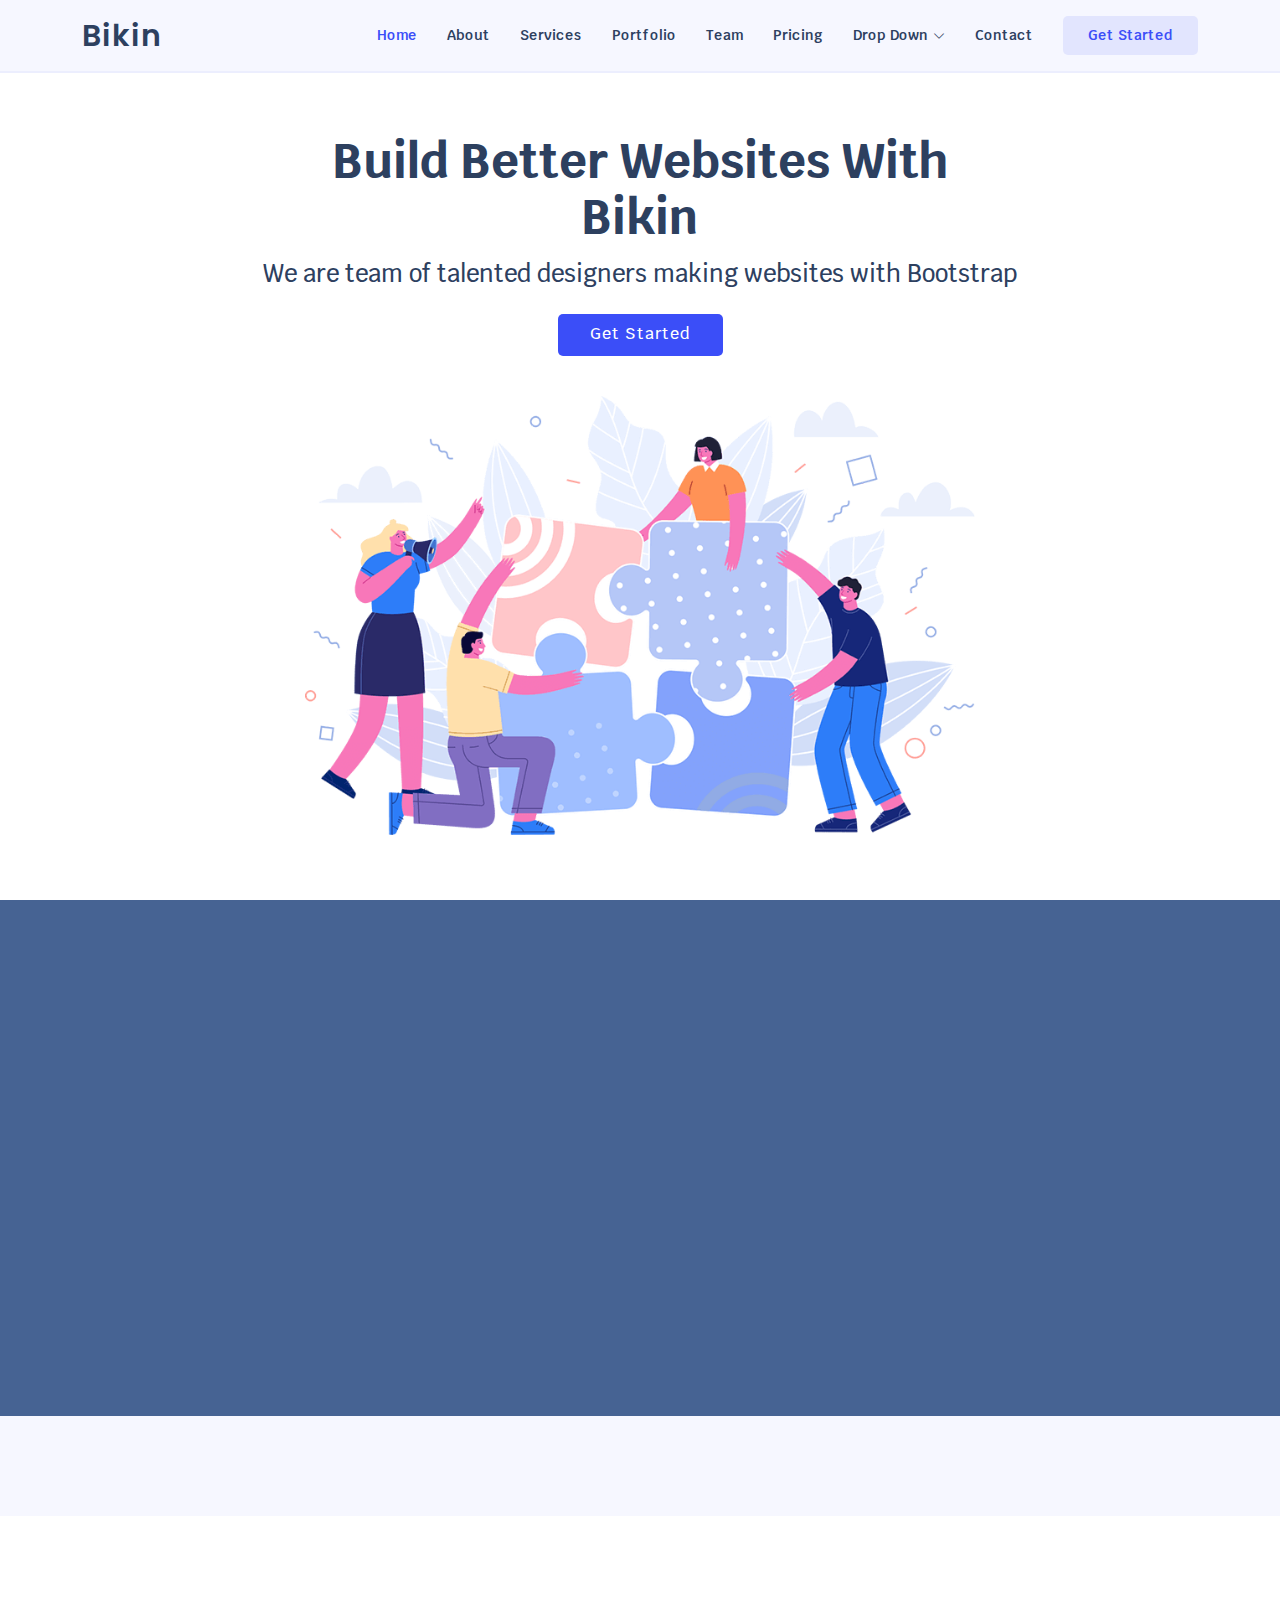
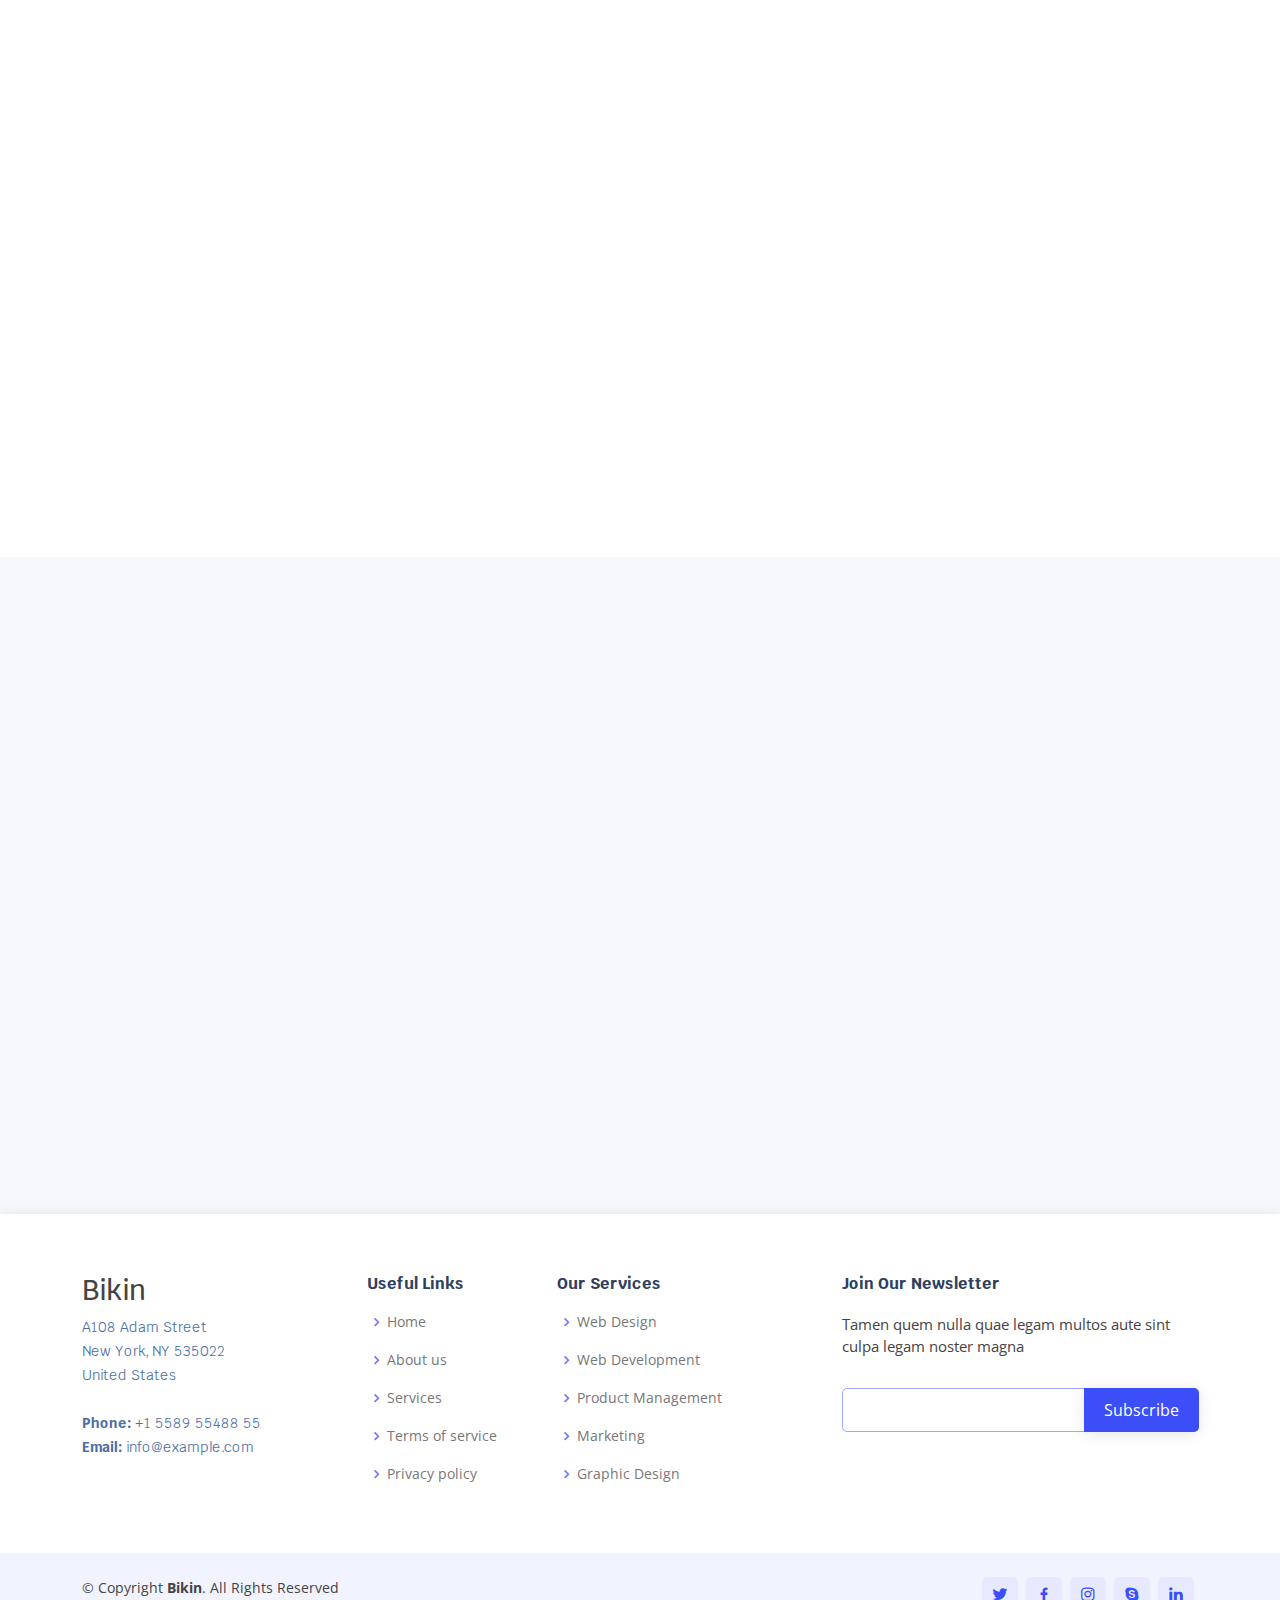
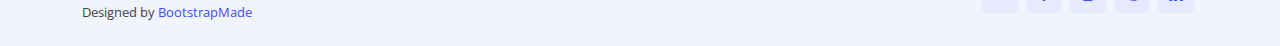
<file: business_template/Bikin/index.html>
<!DOCTYPE html>
<html lang="en">

<head>
  <meta charset="utf-8">
  <meta content="width=device-width, initial-scale=1.0" name="viewport">

  <title>Bikin Bootstrap Template - Index</title>
  <meta content="" name="description">
  <meta content="" name="keywords">

  <!-- Favicons -->
  <link href="assets/img/favicon.png" rel="icon">
  <link href="assets/img/apple-touch-icon.png" rel="apple-touch-icon">

  <!-- Google Fonts -->
  <link href="https://fonts.googleapis.com/css?family=Open+Sans:300,300i,400,400i,600,600i,700,700i|Krub:300,300i,400,400i,500,500i,600,600i,700,700i|Poppins:300,300i,400,400i,500,500i,600,600i,700,700i" rel="stylesheet">

  <!-- Vendor CSS Files -->
  <link href="assets/vendor/aos/aos.css" rel="stylesheet">
  <link href="assets/vendor/bootstrap/css/bootstrap.min.css" rel="stylesheet">
  <link href="assets/vendor/bootstrap-icons/bootstrap-icons.css" rel="stylesheet">
  <link href="assets/vendor/boxicons/css/boxicons.min.css" rel="stylesheet">
  <link href="assets/vendor/glightbox/css/glightbox.min.css" rel="stylesheet">
  <link href="assets/vendor/swiper/swiper-bundle.min.css" rel="stylesheet">

  <!-- Template Main CSS File -->
  <link href="assets/css/style.css" rel="stylesheet">

  <!-- =======================================================
  * Template Name: Bikin
  * Template URL: https://bootstrapmade.com/bikin-free-simple-landing-page-template/
  * Updated: Mar 17 2024 with Bootstrap v5.3.3
  * Author: BootstrapMade.com
  * License: https://bootstrapmade.com/license/
  ======================================================== -->
</head>

<body>

  <!-- ======= Header ======= -->
  <header id="header" class="fixed-top">
    <div class="container d-flex align-items-center justify-content-between">

      <h1 class="logo"><a href="index.html">Bikin</a></h1>
      <!-- Uncomment below if you prefer to use an image logo -->
      <!-- <a href="index.html" class="logo"><img src="assets/img/logo.png" alt="" class="img-fluid"></a>-->

      <nav id="navbar" class="navbar">
        <ul>
          <li><a class="nav-link scrollto active" href="#hero">Home</a></li>
          <li><a class="nav-link scrollto" href="#about">About</a></li>
          <li><a class="nav-link scrollto" href="#services">Services</a></li>
          <li><a class="nav-link scrollto " href="#portfolio">Portfolio</a></li>
          <li><a class="nav-link scrollto" href="#team">Team</a></li>
          <li><a class="nav-link scrollto" href="#pricing">Pricing</a></li>
          <li class="dropdown"><a href="#"><span>Drop Down</span> <i class="bi bi-chevron-down"></i></a>
            <ul>
              <li><a href="#">Drop Down 1</a></li>
              <li class="dropdown"><a href="#"><span>Deep Drop Down</span> <i class="bi bi-chevron-right"></i></a>
                <ul>
                  <li><a href="#">Deep Drop Down 1</a></li>
                  <li><a href="#">Deep Drop Down 2</a></li>
                  <li><a href="#">Deep Drop Down 3</a></li>
                  <li><a href="#">Deep Drop Down 4</a></li>
                  <li><a href="#">Deep Drop Down 5</a></li>
                </ul>
              </li>
              <li><a href="#">Drop Down 2</a></li>
              <li><a href="#">Drop Down 3</a></li>
              <li><a href="#">Drop Down 4</a></li>
            </ul>
          </li>
          <li><a class="nav-link scrollto" href="#contact">Contact</a></li>
          <li><a class="getstarted scrollto" href="#about">Get Started</a></li>
        </ul>
        <i class="bi bi-list mobile-nav-toggle"></i>
      </nav><!-- .navbar -->

    </div>
  </header><!-- End Header -->

  <!-- ======= Hero Section ======= -->
  <section id="hero" class="d-flex align-items-center">

    <div class="container d-flex flex-column align-items-center justify-content-center" data-aos="fade-up">
      <h1>Build Better Websites With Bikin</h1>
      <h2>We are team of talented designers making websites with Bootstrap</h2>
      <a href="#about" class="btn-get-started scrollto">Get Started</a>
      <img src="assets/img/hero-img.png" class="img-fluid hero-img" alt="" data-aos="zoom-in" data-aos-delay="150">
    </div>

  </section><!-- End Hero -->

  <main id="main">

    <!-- ======= About Section ======= -->
    <section id="about" class="about">
      <div class="container">

        <div class="row no-gutters">
          <div class="content col-xl-5 d-flex align-items-stretch" data-aos="fade-right">
            <div class="content">
              <h3>Voluptatem dignissimos provident quasi</h3>
              <p>
                Lorem ipsum dolor sit amet, consectetur adipiscing elit, sed do eiusmod tempor incididunt ut labore et dolore magna aliqua. Duis aute irure dolor in reprehenderit
              </p>
              <a href="#" class="about-btn">About us <i class="bx bx-chevron-right"></i></a>
            </div>
          </div>
          <div class="col-xl-7 d-flex align-items-stretch" data-aos="fade-left">
            <div class="icon-boxes d-flex flex-column justify-content-center">
              <div class="row">
                <div class="col-md-6 icon-box" data-aos="fade-up" data-aos-delay="100">
                  <i class="bx bx-receipt"></i>
                  <h4>Corporis voluptates sit</h4>
                  <p>Consequuntur sunt aut quasi enim aliquam quae harum pariatur laboris nisi ut aliquip</p>
                </div>
                <div class="col-md-6 icon-box" data-aos="fade-up" data-aos-delay="200">
                  <i class="bx bx-cube-alt"></i>
                  <h4>Ullamco laboris nisi</h4>
                  <p>Excepteur sint occaecat cupidatat non proident, sunt in culpa qui officia deserunt</p>
                </div>
                <div class="col-md-6 icon-box" data-aos="fade-up" data-aos-delay="300">
                  <i class="bx bx-images"></i>
                  <h4>Labore consequatur</h4>
                  <p>Aut suscipit aut cum nemo deleniti aut omnis. Doloribus ut maiores omnis facere</p>
                </div>
                <div class="col-md-6 icon-box" data-aos="fade-up" data-aos-delay="400">
                  <i class="bx bx-shield"></i>
                  <h4>Beatae veritatis</h4>
                  <p>Expedita veritatis consequuntur nihil tempore laudantium vitae denat pacta</p>
                </div>
              </div>
            </div><!-- End .content-->
          </div>
        </div>

      </div>
    </section><!-- End About Section -->

    <!-- ======= Clients Section ======= -->
    <section id="clients" class="clients">
      <div class="container" data-aos="zoom-in">

        <div class="row">

          <div class="col-lg-2 col-md-4 col-6 d-flex align-items-center justify-content-center">
            <img src="assets/img/clients/client-1.png" class="img-fluid" alt="">
          </div>

          <div class="col-lg-2 col-md-4 col-6 d-flex align-items-center justify-content-center">
            <img src="assets/img/clients/client-2.png" class="img-fluid" alt="">
          </div>

          <div class="col-lg-2 col-md-4 col-6 d-flex align-items-center justify-content-center">
            <img src="assets/img/clients/client-3.png" class="img-fluid" alt="">
          </div>

          <div class="col-lg-2 col-md-4 col-6 d-flex align-items-center justify-content-center">
            <img src="assets/img/clients/client-4.png" class="img-fluid" alt="">
          </div>

          <div class="col-lg-2 col-md-4 col-6 d-flex align-items-center justify-content-center">
            <img src="assets/img/clients/client-5.png" class="img-fluid" alt="">
          </div>

          <div class="col-lg-2 col-md-4 col-6 d-flex align-items-center justify-content-center">
            <img src="assets/img/clients/client-6.png" class="img-fluid" alt="">
          </div>

        </div>

      </div>
    </section><!-- End Clients Section -->

    <!-- ======= Features Section ======= -->
    <section id="features" class="features" data-aos="fade-up">
      <div class="container">

        <div class="section-title">
          <h2>Features</h2>
          <p>Magnam dolores commodi suscipit. Necessitatibus eius consequatur ex aliquid fuga eum quidem. Sit sint consectetur velit. Quisquam quos quisquam cupiditate. Et nemo qui impedit suscipit alias ea. Quia fugiat sit in iste officiis commodi quidem hic quas.</p>
        </div>

        <div class="row content">
          <div class="col-md-5" data-aos="fade-right" data-aos-delay="100">
            <img src="assets/img/features-1.png" class="img-fluid" alt="">
          </div>
          <div class="col-md-7 pt-4" data-aos="fade-left" data-aos-delay="100">
            <h3>Voluptatem dignissimos provident quasi corporis voluptates sit assumenda.</h3>
            <p class="fst-italic">
              Lorem ipsum dolor sit amet, consectetur adipiscing elit, sed do eiusmod tempor incididunt ut labore et dolore
              magna aliqua.
            </p>
            <ul>
              <li><i class="bi bi-check"></i> Ullamco laboris nisi ut aliquip ex ea commodo consequat.</li>
              <li><i class="bi bi-check"></i> Duis aute irure dolor in reprehenderit in voluptate velit.</li>
              <li><i class="bi bi-check"></i> Ullam est qui quos consequatur eos accusamus.</li>
            </ul>
          </div>
        </div>

        <div class="row content">
          <div class="col-md-5 order-1 order-md-2" data-aos="fade-left">
            <img src="assets/img/features-2.png" class="img-fluid" alt="">
          </div>
          <div class="col-md-7 pt-5 order-2 order-md-1" data-aos="fade-right">
            <h3>Corporis temporibus maiores provident</h3>
            <p class="fst-italic">
              Lorem ipsum dolor sit amet, consectetur adipiscing elit, sed do eiusmod tempor incididunt ut labore et dolore
              magna aliqua.
            </p>
            <p>
              Ullamco laboris nisi ut aliquip ex ea commodo consequat. Duis aute irure dolor in reprehenderit in voluptate
              velit esse cillum dolore eu fugiat nulla pariatur. Excepteur sint occaecat cupidatat non proident, sunt in
              culpa qui officia deserunt mollit anim id est laborum
            </p>
          </div>
        </div>

        <div class="row content">
          <div class="col-md-5" data-aos="fade-right">
            <img src="assets/img/features-3.png" class="img-fluid" alt="">
          </div>
          <div class="col-md-7 pt-5" data-aos="fade-left">
            <h3>Sunt consequatur ad ut est nulla consectetur reiciendis animi voluptas</h3>
            <p>Cupiditate placeat cupiditate placeat est ipsam culpa. Delectus quia minima quod. Sunt saepe odit aut quia voluptatem hic voluptas dolor doloremque.</p>
            <ul>
              <li><i class="bi bi-check"></i> Ullamco laboris nisi ut aliquip ex ea commodo consequat.</li>
              <li><i class="bi bi-check"></i> Duis aute irure dolor in reprehenderit in voluptate velit.</li>
              <li><i class="bi bi-check"></i> Facilis ut et voluptatem aperiam. Autem soluta ad fugiat.</li>
            </ul>
          </div>
        </div>

        <div class="row content">
          <div class="col-md-5 order-1 order-md-2" data-aos="fade-left">
            <img src="assets/img/features-4.png" class="img-fluid" alt="">
          </div>
          <div class="col-md-7 pt-5 order-2 order-md-1" data-aos="fade-right">
            <h3>Quas et necessitatibus eaque impedit ipsum animi consequatur incidunt in</h3>
            <p class="fst-italic">
              Lorem ipsum dolor sit amet, consectetur adipiscing elit, sed do eiusmod tempor incididunt ut labore et dolore
              magna aliqua.
            </p>
            <p>
              Ullamco laboris nisi ut aliquip ex ea commodo consequat. Duis aute irure dolor in reprehenderit in voluptate
              velit esse cillum dolore eu fugiat nulla pariatur. Excepteur sint occaecat cupidatat non proident, sunt in
              culpa qui officia deserunt mollit anim id est laborum
            </p>
          </div>
        </div>

      </div>
    </section><!-- End Features Section -->

    <!-- ======= Steps Section ======= -->
    <section id="steps" class="steps">
      <div class="container">

        <div class="row no-gutters" data-aos="fade-up">

          <div class="col-lg-4 col-md-6 content-item" data-aos="fade-up" data-aos-delay="100">
            <span>01</span>
            <h4>Lorem Ipsum</h4>
            <p>Ulamco laboris nisi ut aliquip ex ea commodo consequat. Et consectetur ducimus vero placeat</p>
          </div>

          <div class="col-lg-4 col-md-6 content-item" data-aos="fade-up" data-aos-delay="200">
            <span>02</span>
            <h4>Repellat Nihil</h4>
            <p>Dolorem est fugiat occaecati voluptate velit esse. Dicta veritatis dolor quod et vel dire leno para dest</p>
          </div>

          <div class="col-lg-4 col-md-6 content-item" data-aos="fade-up" data-aos-delay="300">
            <span>03</span>
            <h4> Ad ad velit qui</h4>
            <p>Molestiae officiis omnis illo asperiores. Aut doloribus vitae sunt debitis quo vel nam quis</p>
          </div>

          <div class="col-lg-4 col-md-6 content-item" data-aos="fade-up" data-aos-delay="100">
            <span>04</span>
            <h4>Repellendus molestiae</h4>
            <p>Inventore quo sint a sint rerum. Distinctio blanditiis deserunt quod soluta quod nam mider lando casa</p>
          </div>

          <div class="col-lg-4 col-md-6 content-item" data-aos="fade-up" data-aos-delay="200">
            <span>05</span>
            <h4>Sapiente Magnam</h4>
            <p>Vitae dolorem in deleniti ipsum omnis tempore voluptatem. Qui possimus est repellendus est quibusdam</p>
          </div>

          <div class="col-lg-4 col-md-6 content-item" data-aos="fade-up" data-aos-delay="300">
            <span>06</span>
            <h4>Facilis Impedit</h4>
            <p>Quis eum numquam veniam ea voluptatibus voluptas. Excepturi aut nostrum repudiandae voluptatibus corporis sequi</p>
          </div>

        </div>

      </div>
    </section><!-- End Steps Section -->

    <!-- ======= Services Section ======= -->
    <section id="services" class="services">
      <div class="container" data-aos="fade-up">

        <div class="section-title">
          <h2>Services</h2>
          <p>Magnam dolores commodi suscipit. Necessitatibus eius consequatur ex aliquid fuga eum quidem. Sit sint consectetur velit. Quisquam quos quisquam cupiditate. Et nemo qui impedit suscipit alias ea. Quia fugiat sit in iste officiis commodi quidem hic quas.</p>
        </div>

        <div class="row">
          <div class="col-md-6 col-lg-3 d-flex align-items-stretch mb-5 mb-lg-0" data-aos="fade-up" data-aos-delay="100">
            <div class="icon-box">
              <div class="icon"><i class="bx bxl-dribbble"></i></div>
              <h4 class="title"><a href="">Lorem Ipsum</a></h4>
              <p class="description">Voluptatum deleniti atque corrupti quos dolores et quas molestias excepturi</p>
            </div>
          </div>

          <div class="col-md-6 col-lg-3 d-flex align-items-stretch mb-5 mb-lg-0" data-aos="fade-up" data-aos-delay="200">
            <div class="icon-box">
              <div class="icon"><i class="bx bx-file"></i></div>
              <h4 class="title"><a href="">Sed ut perspiciatis</a></h4>
              <p class="description">Duis aute irure dolor in reprehenderit in voluptate velit esse cillum dolore</p>
            </div>
          </div>

          <div class="col-md-6 col-lg-3 d-flex align-items-stretch mb-5 mb-lg-0" data-aos="fade-up" data-aos-delay="300">
            <div class="icon-box">
              <div class="icon"><i class="bx bx-tachometer"></i></div>
              <h4 class="title"><a href="">Magni Dolores</a></h4>
              <p class="description">Excepteur sint occaecat cupidatat non proident, sunt in culpa qui officia</p>
            </div>
          </div>

          <div class="col-md-6 col-lg-3 d-flex align-items-stretch mb-5 mb-lg-0" data-aos="fade-up" data-aos-delay="400">
            <div class="icon-box">
              <div class="icon"><i class="bx bx-layer"></i></div>
              <h4 class="title"><a href="">Nemo Enim</a></h4>
              <p class="description">At vero eos et accusamus et iusto odio dignissimos ducimus qui blanditiis</p>
            </div>
          </div>

        </div>

      </div>
    </section><!-- End Services Section -->

    <!-- ======= Portfolio Section ======= -->
    <section id="portfolio" class="portfolio">
      <div class="container" data-aos="fade-up">

        <div class="section-title">
          <h2>Portfolio</h2>
          <p>Magnam dolores commodi suscipit. Necessitatibus eius consequatur ex aliquid fuga eum quidem. Sit sint consectetur velit. Quisquam quos quisquam cupiditate. Et nemo qui impedit suscipit alias ea. Quia fugiat sit in iste officiis commodi quidem hic quas.</p>
        </div>

        <div class="row">
          <div class="col-lg-12 d-flex justify-content-center">
            <ul id="portfolio-flters">
              <li data-filter="*" class="filter-active">All</li>
              <li data-filter=".filter-app">App</li>
              <li data-filter=".filter-card">Card</li>
              <li data-filter=".filter-web">Web</li>
            </ul>
          </div>
        </div>

        <div class="row portfolio-container">

          <div class="col-lg-4 col-md-6 portfolio-item filter-app">
            <div class="portfolio-wrap">
              <img src="assets/img/portfolio/portfolio-1.jpg" class="img-fluid" alt="">
              <div class="portfolio-info">
                <h4>App 1</h4>
                <p>App</p>
                <div class="portfolio-links">
                  <a href="assets/img/portfolio/portfolio-1.jpg" data-gallery="portfolioGallery" class="portfolio-lightbox" title="App 1"><i class="bx bx-plus"></i></a>
                  <a href="portfolio-details.html" title="More Details"><i class="bx bx-link"></i></a>
                </div>
              </div>
            </div>
          </div>

          <div class="col-lg-4 col-md-6 portfolio-item filter-web">
            <div class="portfolio-wrap">
              <img src="assets/img/portfolio/portfolio-2.jpg" class="img-fluid" alt="">
              <div class="portfolio-info">
                <h4>Web 3</h4>
                <p>Web</p>
                <div class="portfolio-links">
                  <a href="assets/img/portfolio/portfolio-2.jpg" data-gallery="portfolioGallery" class="portfolio-lightbox" title="Web 3"><i class="bx bx-plus"></i></a>
                  <a href="portfolio-details.html" title="More Details"><i class="bx bx-link"></i></a>
                </div>
              </div>
            </div>
          </div>

          <div class="col-lg-4 col-md-6 portfolio-item filter-app">
            <div class="portfolio-wrap">
              <img src="assets/img/portfolio/portfolio-3.jpg" class="img-fluid" alt="">
              <div class="portfolio-info">
                <h4>App 2</h4>
                <p>App</p>
                <div class="portfolio-links">
                  <a href="assets/img/portfolio/portfolio-3.jpg" data-gallery="portfolioGallery" class="portfolio-lightbox" title="App 2"><i class="bx bx-plus"></i></a>
                  <a href="portfolio-details.html" title="More Details"><i class="bx bx-link"></i></a>
                </div>
              </div>
            </div>
          </div>

          <div class="col-lg-4 col-md-6 portfolio-item filter-card">
            <div class="portfolio-wrap">
              <img src="assets/img/portfolio/portfolio-4.jpg" class="img-fluid" alt="">
              <div class="portfolio-info">
                <h4>Card 2</h4>
                <p>Card</p>
                <div class="portfolio-links">
                  <a href="assets/img/portfolio/portfolio-4.jpg" data-gallery="portfolioGallery" class="portfolio-lightbox" title="Card 2"><i class="bx bx-plus"></i></a>
                  <a href="portfolio-details.html" title="More Details"><i class="bx bx-link"></i></a>
                </div>
              </div>
            </div>
          </div>

          <div class="col-lg-4 col-md-6 portfolio-item filter-web">
            <div class="portfolio-wrap">
              <img src="assets/img/portfolio/portfolio-5.jpg" class="img-fluid" alt="">
              <div class="portfolio-info">
                <h4>Web 2</h4>
                <p>Web</p>
                <div class="portfolio-links">
                  <a href="assets/img/portfolio/portfolio-5.jpg" data-gallery="portfolioGallery" class="portfolio-lightbox" title="Web 2"><i class="bx bx-plus"></i></a>
                  <a href="portfolio-details.html" title="More Details"><i class="bx bx-link"></i></a>
                </div>
              </div>
            </div>
          </div>

          <div class="col-lg-4 col-md-6 portfolio-item filter-app">
            <div class="portfolio-wrap">
              <img src="assets/img/portfolio/portfolio-6.jpg" class="img-fluid" alt="">
              <div class="portfolio-info">
                <h4>App 3</h4>
                <p>App</p>
                <div class="portfolio-links">
                  <a href="assets/img/portfolio/portfolio-6.jpg" data-gallery="portfolioGallery" class="portfolio-lightbox" title="App 3"><i class="bx bx-plus"></i></a>
                  <a href="portfolio-details.html" title="More Details"><i class="bx bx-link"></i></a>
                </div>
              </div>
            </div>
          </div>

          <div class="col-lg-4 col-md-6 portfolio-item filter-card">
            <div class="portfolio-wrap">
              <img src="assets/img/portfolio/portfolio-7.jpg" class="img-fluid" alt="">
              <div class="portfolio-info">
                <h4>Card 1</h4>
                <p>Card</p>
                <div class="portfolio-links">
                  <a href="assets/img/portfolio/portfolio-7.jpg" data-gallery="portfolioGallery" class="portfolio-lightbox" title="Card 1"><i class="bx bx-plus"></i></a>
                  <a href="portfolio-details.html" title="More Details"><i class="bx bx-link"></i></a>
                </div>
              </div>
            </div>
          </div>

          <div class="col-lg-4 col-md-6 portfolio-item filter-card">
            <div class="portfolio-wrap">
              <img src="assets/img/portfolio/portfolio-8.jpg" class="img-fluid" alt="">
              <div class="portfolio-info">
                <h4>Card 3</h4>
                <p>Card</p>
                <div class="portfolio-links">
                  <a href="assets/img/portfolio/portfolio-8.jpg" data-gallery="portfolioGallery" class="portfolio-lightbox" title="Card 3"><i class="bx bx-plus"></i></a>
                  <a href="portfolio-details.html" title="More Details"><i class="bx bx-link"></i></a>
                </div>
              </div>
            </div>
          </div>

          <div class="col-lg-4 col-md-6 portfolio-item filter-web">
            <div class="portfolio-wrap">
              <img src="assets/img/portfolio/portfolio-9.jpg" class="img-fluid" alt="">
              <div class="portfolio-info">
                <h4>Web 3</h4>
                <p>Web</p>
                <div class="portfolio-links">
                  <a href="assets/img/portfolio/portfolio-9.jpg" data-gallery="portfolioGallery" class="portfolio-lightbox" title="Web 3"><i class="bx bx-plus"></i></a>
                  <a href="portfolio-details.html" title="More Details"><i class="bx bx-link"></i></a>
                </div>
              </div>
            </div>
          </div>

        </div>

      </div>
    </section><!-- End Portfolio Section -->

    <!-- ======= Testimonials Section ======= -->
    <section id="testimonials" class="testimonials section-bg">
      <div class="container" data-aos="fade-up">

        <div class="section-title">
          <h2>Testimonials</h2>
          <p>Magnam dolores commodi suscipit. Necessitatibus eius consequatur ex aliquid fuga eum quidem. Sit sint consectetur velit. Quisquam quos quisquam cupiditate. Et nemo qui impedit suscipit alias ea. Quia fugiat sit in iste officiis commodi quidem hic quas.</p>
        </div>

        <div class="testimonials-slider swiper" data-aos="fade-up" data-aos-delay="100">
          <div class="swiper-wrapper">

            <div class="swiper-slide">
              <div class="testimonial-item">
                <p>
                  <i class="bx bxs-quote-alt-left quote-icon-left"></i>
                  Proin iaculis purus consequat sem cure digni ssim donec porttitora entum suscipit rhoncus. Accusantium quam, ultricies eget id, aliquam eget nibh et. Maecen aliquam, risus at semper.
                  <i class="bx bxs-quote-alt-right quote-icon-right"></i>
                </p>
                <img src="assets/img/testimonials/testimonials-1.jpg" class="testimonial-img" alt="">
                <h3>Saul Goodman</h3>
                <h4>Ceo &amp; Founder</h4>
              </div>
            </div><!-- End testimonial item -->

            <div class="swiper-slide">
              <div class="testimonial-item">
                <p>
                  <i class="bx bxs-quote-alt-left quote-icon-left"></i>
                  Export tempor illum tamen malis malis eram quae irure esse labore quem cillum quid cillum eram malis quorum velit fore eram velit sunt aliqua noster fugiat irure amet legam anim culpa.
                  <i class="bx bxs-quote-alt-right quote-icon-right"></i>
                </p>
                <img src="assets/img/testimonials/testimonials-2.jpg" class="testimonial-img" alt="">
                <h3>Sara Wilsson</h3>
                <h4>Designer</h4>
              </div>
            </div><!-- End testimonial item -->

            <div class="swiper-slide">
              <div class="testimonial-item">
                <p>
                  <i class="bx bxs-quote-alt-left quote-icon-left"></i>
                  Enim nisi quem export duis labore cillum quae magna enim sint quorum nulla quem veniam duis minim tempor labore quem eram duis noster aute amet eram fore quis sint minim.
                  <i class="bx bxs-quote-alt-right quote-icon-right"></i>
                </p>
                <img src="assets/img/testimonials/testimonials-3.jpg" class="testimonial-img" alt="">
                <h3>Jena Karlis</h3>
                <h4>Store Owner</h4>
              </div>
            </div><!-- End testimonial item -->

            <div class="swiper-slide">
              <div class="testimonial-item">
                <p>
                  <i class="bx bxs-quote-alt-left quote-icon-left"></i>
                  Fugiat enim eram quae cillum dolore dolor amet nulla culpa multos export minim fugiat minim velit minim dolor enim duis veniam ipsum anim magna sunt elit fore quem dolore labore illum veniam.
                  <i class="bx bxs-quote-alt-right quote-icon-right"></i>
                </p>
                <img src="assets/img/testimonials/testimonials-4.jpg" class="testimonial-img" alt="">
                <h3>Matt Brandon</h3>
                <h4>Freelancer</h4>
              </div>
            </div><!-- End testimonial item -->

            <div class="swiper-slide">
              <div class="testimonial-item">
                <p>
                  <i class="bx bxs-quote-alt-left quote-icon-left"></i>
                  Quis quorum aliqua sint quem legam fore sunt eram irure aliqua veniam tempor noster veniam enim culpa labore duis sunt culpa nulla illum cillum fugiat legam esse veniam culpa fore nisi cillum quid.
                  <i class="bx bxs-quote-alt-right quote-icon-right"></i>
                </p>
                <img src="assets/img/testimonials/testimonials-5.jpg" class="testimonial-img" alt="">
                <h3>John Larson</h3>
                <h4>Entrepreneur</h4>
              </div>
            </div><!-- End testimonial item -->

          </div>
          <div class="swiper-pagination"></div>
        </div>

      </div>
    </section><!-- End Testimonials Section -->

    <!-- ======= Team Section ======= -->
    <section id="team" class="team">
      <div class="container" data-aos="fade-up">

        <div class="section-title">
          <h2>Team</h2>
          <p>Magnam dolores commodi suscipit. Necessitatibus eius consequatur ex aliquid fuga eum quidem. Sit sint consectetur velit. Quisquam quos quisquam cupiditate. Et nemo qui impedit suscipit alias ea. Quia fugiat sit in iste officiis commodi quidem hic quas.</p>
        </div>

        <div class="row">

          <div class="col-xl-3 col-lg-4 col-md-6" data-aos="fade-up" data-aos-delay="100">
            <div class="member">
              <img src="assets/img/team/team-1.jpg" class="img-fluid" alt="">
              <div class="member-info">
                <div class="member-info-content">
                  <h4>Walter White</h4>
                  <span>Chief Executive Officer</span>
                </div>
                <div class="social">
                  <a href=""><i class="bi bi-twitter"></i></a>
                  <a href=""><i class="bi bi-facebook"></i></a>
                  <a href=""><i class="bi bi-instagram"></i></a>
                  <a href=""><i class="bi bi-linkedin"></i></a>
                </div>
              </div>
            </div>
          </div>

          <div class="col-xl-3 col-lg-4 col-md-6" data-aos="fade-up" data-aos-delay="200">
            <div class="member">
              <img src="assets/img/team/team-2.jpg" class="img-fluid" alt="">
              <div class="member-info">
                <div class="member-info-content">
                  <h4>Sarah Jhonson</h4>
                  <span>Product Manager</span>
                </div>
                <div class="social">
                  <a href=""><i class="bi bi-twitter"></i></a>
                  <a href=""><i class="bi bi-facebook"></i></a>
                  <a href=""><i class="bi bi-instagram"></i></a>
                  <a href=""><i class="bi bi-linkedin"></i></a>
                </div>
              </div>
            </div>
          </div>

          <div class="col-xl-3 col-lg-4 col-md-6" data-aos="fade-up" data-aos-delay="300">
            <div class="member">
              <img src="assets/img/team/team-3.jpg" class="img-fluid" alt="">
              <div class="member-info">
                <div class="member-info-content">
                  <h4>William Anderson</h4>
                  <span>CTO</span>
                </div>
                <div class="social">
                  <a href=""><i class="bi bi-twitter"></i></a>
                  <a href=""><i class="bi bi-facebook"></i></a>
                  <a href=""><i class="bi bi-instagram"></i></a>
                  <a href=""><i class="bi bi-linkedin"></i></a>
                </div>
              </div>
            </div>
          </div>

          <div class="col-xl-3 col-lg-4 col-md-6" data-aos="fade-up" data-aos-delay="400">
            <div class="member">
              <img src="assets/img/team/team-4.jpg" class="img-fluid" alt="">
              <div class="member-info">
                <div class="member-info-content">
                  <h4>Amanda Jepson</h4>
                  <span>Accountant</span>
                </div>
                <div class="social">
                  <a href=""><i class="bi bi-twitter"></i></a>
                  <a href=""><i class="bi bi-facebook"></i></a>
                  <a href=""><i class="bi bi-instagram"></i></a>
                  <a href=""><i class="bi bi-linkedin"></i></a>
                </div>
              </div>
            </div>
          </div>

        </div>

      </div>
    </section><!-- End Team Section -->

    <!-- ======= Pricing Section ======= -->
    <section id="pricing" class="pricing section-bg">
      <div class="container" data-aos="fade-up">

        <div class="section-title">
          <h2>Pricing</h2>
          <p>Magnam dolores commodi suscipit. Necessitatibus eius consequatur ex aliquid fuga eum quidem. Sit sint consectetur velit. Quisquam quos quisquam cupiditate. Et nemo qui impedit suscipit alias ea. Quia fugiat sit in iste officiis commodi quidem hic quas.</p>
        </div>

        <div class="row">

          <div class="col-lg-4 col-md-6" data-aos="zoom-in" data-aos-delay="200">
            <div class="box">
              <h3>Free</h3>
              <h4><sup>$</sup>0<span> / month</span></h4>
              <ul>
                <li>Aida dere</li>
                <li>Nec feugiat nisl</li>
                <li>Nulla at volutpat dola</li>
                <li class="na">Pharetra massa</li>
                <li class="na">Massa ultricies mi</li>
              </ul>
              <div class="btn-wrap">
                <a href="#" class="btn-buy">Buy Now</a>
              </div>
            </div>
          </div>

          <div class="col-lg-4 col-md-6 mt-4 mt-md-0" data-aos="zoom-in" data-aos-delay="100">
            <div class="box featured">
              <h3>Business</h3>
              <h4><sup>$</sup>19<span> / month</span></h4>
              <ul>
                <li>Aida dere</li>
                <li>Nec feugiat nisl</li>
                <li>Nulla at volutpat dola</li>
                <li>Pharetra massa</li>
                <li class="na">Massa ultricies mi</li>
              </ul>
              <div class="btn-wrap">
                <a href="#" class="btn-buy">Buy Now</a>
              </div>
            </div>
          </div>

          <div class="col-lg-4 col-md-6 mt-4 mt-lg-0" data-aos="zoom-in" data-aos-delay="200">
            <div class="box">
              <h3>Developer</h3>
              <h4><sup>$</sup>29<span> / month</span></h4>
              <ul>
                <li>Aida dere</li>
                <li>Nec feugiat nisl</li>
                <li>Nulla at volutpat dola</li>
                <li>Pharetra massa</li>
                <li>Massa ultricies mi</li>
              </ul>
              <div class="btn-wrap">
                <a href="#" class="btn-buy">Buy Now</a>
              </div>
            </div>
          </div>

        </div>

      </div>
    </section><!-- End Pricing Section -->

    <!-- ======= Frequently Asked Questions Section ======= -->
    <section id="faq" class="faq">
      <div class="container" data-aos="fade-up">

        <div class="section-title">
          <h2>Frequently Asked Questions</h2>
        </div>

        <ul class="faq-list">

          <li>
            <div data-bs-toggle="collapse" class="collapsed question" href="#faq1">Non consectetur a erat nam at lectus urna duis? <i class="bi bi-chevron-down icon-show"></i><i class="bi bi-chevron-up icon-close"></i></div>
            <div id="faq1" class="collapse" data-bs-parent=".faq-list">
              <p>
                Feugiat pretium nibh ipsum consequat. Tempus iaculis urna id volutpat lacus laoreet non curabitur gravida. Venenatis lectus magna fringilla urna porttitor rhoncus dolor purus non.
              </p>
            </div>
          </li>

          <li>
            <div data-bs-toggle="collapse" href="#faq2" class="collapsed question">Feugiat scelerisque varius morbi enim nunc faucibus a pellentesque? <i class="bi bi-chevron-down icon-show"></i><i class="bi bi-chevron-up icon-close"></i></div>
            <div id="faq2" class="collapse" data-bs-parent=".faq-list">
              <p>
                Dolor sit amet consectetur adipiscing elit pellentesque habitant morbi. Id interdum velit laoreet id donec ultrices. Fringilla phasellus faucibus scelerisque eleifend donec pretium. Est pellentesque elit ullamcorper dignissim. Mauris ultrices eros in cursus turpis massa tincidunt dui.
              </p>
            </div>
          </li>

          <li>
            <div data-bs-toggle="collapse" href="#faq3" class="collapsed question">Dolor sit amet consectetur adipiscing elit pellentesque habitant morbi? <i class="bi bi-chevron-down icon-show"></i><i class="bi bi-chevron-up icon-close"></i></div>
            <div id="faq3" class="collapse" data-bs-parent=".faq-list">
              <p>
                Eleifend mi in nulla posuere sollicitudin aliquam ultrices sagittis orci. Faucibus pulvinar elementum integer enim. Sem nulla pharetra diam sit amet nisl suscipit. Rutrum tellus pellentesque eu tincidunt. Lectus urna duis convallis convallis tellus. Urna molestie at elementum eu facilisis sed odio morbi quis
              </p>
            </div>
          </li>

          <li>
            <div data-bs-toggle="collapse" href="#faq4" class="collapsed question">Ac odio tempor orci dapibus. Aliquam eleifend mi in nulla? <i class="bi bi-chevron-down icon-show"></i><i class="bi bi-chevron-up icon-close"></i></div>
            <div id="faq4" class="collapse" data-bs-parent=".faq-list">
              <p>
                Dolor sit amet consectetur adipiscing elit pellentesque habitant morbi. Id interdum velit laoreet id donec ultrices. Fringilla phasellus faucibus scelerisque eleifend donec pretium. Est pellentesque elit ullamcorper dignissim. Mauris ultrices eros in cursus turpis massa tincidunt dui.
              </p>
            </div>
          </li>

          <li>
            <div data-bs-toggle="collapse" href="#faq5" class="collapsed question">Tempus quam pellentesque nec nam aliquam sem et tortor consequat? <i class="bi bi-chevron-down icon-show"></i><i class="bi bi-chevron-up icon-close"></i></div>
            <div id="faq5" class="collapse" data-bs-parent=".faq-list">
              <p>
                Molestie a iaculis at erat pellentesque adipiscing commodo. Dignissim suspendisse in est ante in. Nunc vel risus commodo viverra maecenas accumsan. Sit amet nisl suscipit adipiscing bibendum est. Purus gravida quis blandit turpis cursus in
              </p>
            </div>
          </li>

          <li>
            <div data-bs-toggle="collapse" href="#faq6" class="collapsed question">Tortor vitae purus faucibus ornare. Varius vel pharetra vel turpis nunc eget lorem dolor? <i class="bi bi-chevron-down icon-show"></i><i class="bi bi-chevron-up icon-close"></i></div>
            <div id="faq6" class="collapse" data-bs-parent=".faq-list">
              <p>
                Laoreet sit amet cursus sit amet dictum sit amet justo. Mauris vitae ultricies leo integer malesuada nunc vel. Tincidunt eget nullam non nisi est sit amet. Turpis nunc eget lorem dolor sed. Ut venenatis tellus in metus vulputate eu scelerisque. Pellentesque diam volutpat commodo sed egestas egestas fringilla phasellus faucibus. Nibh tellus molestie nunc non blandit massa enim nec.
              </p>
            </div>
          </li>

        </ul>

      </div>
    </section><!-- End Frequently Asked Questions Section -->

    <!-- ======= Contact Section ======= -->
    <section id="contact" class="contact section-bg">
      <div class="container" data-aos="fade-up">

        <div class="section-title">
          <h2>Contact</h2>
          <p>Magnam dolores commodi suscipit. Necessitatibus eius consequatur ex aliquid fuga eum quidem. Sit sint consectetur velit. Quisquam quos quisquam cupiditate. Et nemo qui impedit suscipit alias ea. Quia fugiat sit in iste officiis commodi quidem hic quas.</p>
        </div>

        <div class="row">

          <div class="col-lg-6">

            <div class="row">
              <div class="col-md-12">
                <div class="info-box">
                  <i class="bx bx-map"></i>
                  <h3>Our Address</h3>
                  <p>A108 Adam Street, New York, NY 535022</p>
                </div>
              </div>
              <div class="col-md-6">
                <div class="info-box mt-4">
                  <i class="bx bx-envelope"></i>
                  <h3>Email Us</h3>
                  <p>info@example.com<br>contact@example.com</p>
                </div>
              </div>
              <div class="col-md-6">
                <div class="info-box mt-4">
                  <i class="bx bx-phone-call"></i>
                  <h3>Call Us</h3>
                  <p>+1 5589 55488 55<br>+1 6678 254445 41</p>
                </div>
              </div>
            </div>

          </div>

          <div class="col-lg-6 mt-4 mt-md-0">
            <form action="forms/contact.php" method="post" role="form" class="php-email-form">
              <div class="row">
                <div class="col-md-6 form-group">
                  <input type="text" name="name" class="form-control" id="name" placeholder="Your Name" required>
                </div>
                <div class="col-md-6 form-group mt-3 mt-md-0">
                  <input type="email" class="form-control" name="email" id="email" placeholder="Your Email" required>
                </div>
              </div>
              <div class="form-group mt-3">
                <input type="text" class="form-control" name="subject" id="subject" placeholder="Subject" required>
              </div>
              <div class="form-group mt-3">
                <textarea class="form-control" name="message" rows="5" placeholder="Message" required></textarea>
              </div>
              <div class="my-3">
                <div class="loading">Loading</div>
                <div class="error-message"></div>
                <div class="sent-message">Your message has been sent. Thank you!</div>
              </div>
              <div class="text-center"><button type="submit">Send Message</button></div>
            </form>
          </div>

        </div>

      </div>
    </section><!-- End Contact Section -->

  </main><!-- End #main -->

  <!-- ======= Footer ======= -->
  <footer id="footer">

    <div class="footer-top">
      <div class="container">
        <div class="row">

          <div class="col-lg-3 col-md-6 footer-contact">
            <h3>Bikin</h3>
            <p>
              A108 Adam Street <br>
              New York, NY 535022<br>
              United States <br><br>
              <strong>Phone:</strong> +1 5589 55488 55<br>
              <strong>Email:</strong> info@example.com<br>
            </p>
          </div>

          <div class="col-lg-2 col-md-6 footer-links">
            <h4>Useful Links</h4>
            <ul>
              <li><i class="bx bx-chevron-right"></i> <a href="#">Home</a></li>
              <li><i class="bx bx-chevron-right"></i> <a href="#">About us</a></li>
              <li><i class="bx bx-chevron-right"></i> <a href="#">Services</a></li>
              <li><i class="bx bx-chevron-right"></i> <a href="#">Terms of service</a></li>
              <li><i class="bx bx-chevron-right"></i> <a href="#">Privacy policy</a></li>
            </ul>
          </div>

          <div class="col-lg-3 col-md-6 footer-links">
            <h4>Our Services</h4>
            <ul>
              <li><i class="bx bx-chevron-right"></i> <a href="#">Web Design</a></li>
              <li><i class="bx bx-chevron-right"></i> <a href="#">Web Development</a></li>
              <li><i class="bx bx-chevron-right"></i> <a href="#">Product Management</a></li>
              <li><i class="bx bx-chevron-right"></i> <a href="#">Marketing</a></li>
              <li><i class="bx bx-chevron-right"></i> <a href="#">Graphic Design</a></li>
            </ul>
          </div>

          <div class="col-lg-4 col-md-6 footer-newsletter">
            <h4>Join Our Newsletter</h4>
            <p>Tamen quem nulla quae legam multos aute sint culpa legam noster magna</p>
            <form action="" method="post">
              <input type="email" name="email"><input type="submit" value="Subscribe">
            </form>
          </div>

        </div>
      </div>
    </div>

    <div class="container d-md-flex py-4">

      <div class="me-md-auto text-center text-md-start">
        <div class="copyright">
          &copy; Copyright <strong><span>Bikin</span></strong>. All Rights Reserved
        </div>
        <div class="credits">
          <!-- All the links in the footer should remain intact. -->
          <!-- You can delete the links only if you purchased the pro version. -->
          <!-- Licensing information: https://bootstrapmade.com/license/ -->
          <!-- Purchase the pro version with working PHP/AJAX contact form: https://bootstrapmade.com/bikin-free-simple-landing-page-template/ -->
          Designed by <a href="https://bootstrapmade.com/">BootstrapMade</a>
        </div>
      </div>
      <div class="social-links text-center text-md-right pt-3 pt-md-0">
        <a href="#" class="twitter"><i class="bx bxl-twitter"></i></a>
        <a href="#" class="facebook"><i class="bx bxl-facebook"></i></a>
        <a href="#" class="instagram"><i class="bx bxl-instagram"></i></a>
        <a href="#" class="google-plus"><i class="bx bxl-skype"></i></a>
        <a href="#" class="linkedin"><i class="bx bxl-linkedin"></i></a>
      </div>
    </div>
  </footer><!-- End Footer -->

  <div id="preloader"></div>
  <a href="#" class="back-to-top d-flex align-items-center justify-content-center"><i class="bi bi-arrow-up-short"></i></a>

  <!-- Vendor JS Files -->
  <script src="assets/vendor/aos/aos.js"></script>
  <script src="assets/vendor/bootstrap/js/bootstrap.bundle.min.js"></script>
  <script src="assets/vendor/glightbox/js/glightbox.min.js"></script>
  <script src="assets/vendor/isotope-layout/isotope.pkgd.min.js"></script>
  <script src="assets/vendor/swiper/swiper-bundle.min.js"></script>
  <script src="assets/vendor/php-email-form/validate.js"></script>

  <!-- Template Main JS File -->
  <script src="assets/js/main.js"></script>

</body>

</html>
</file>
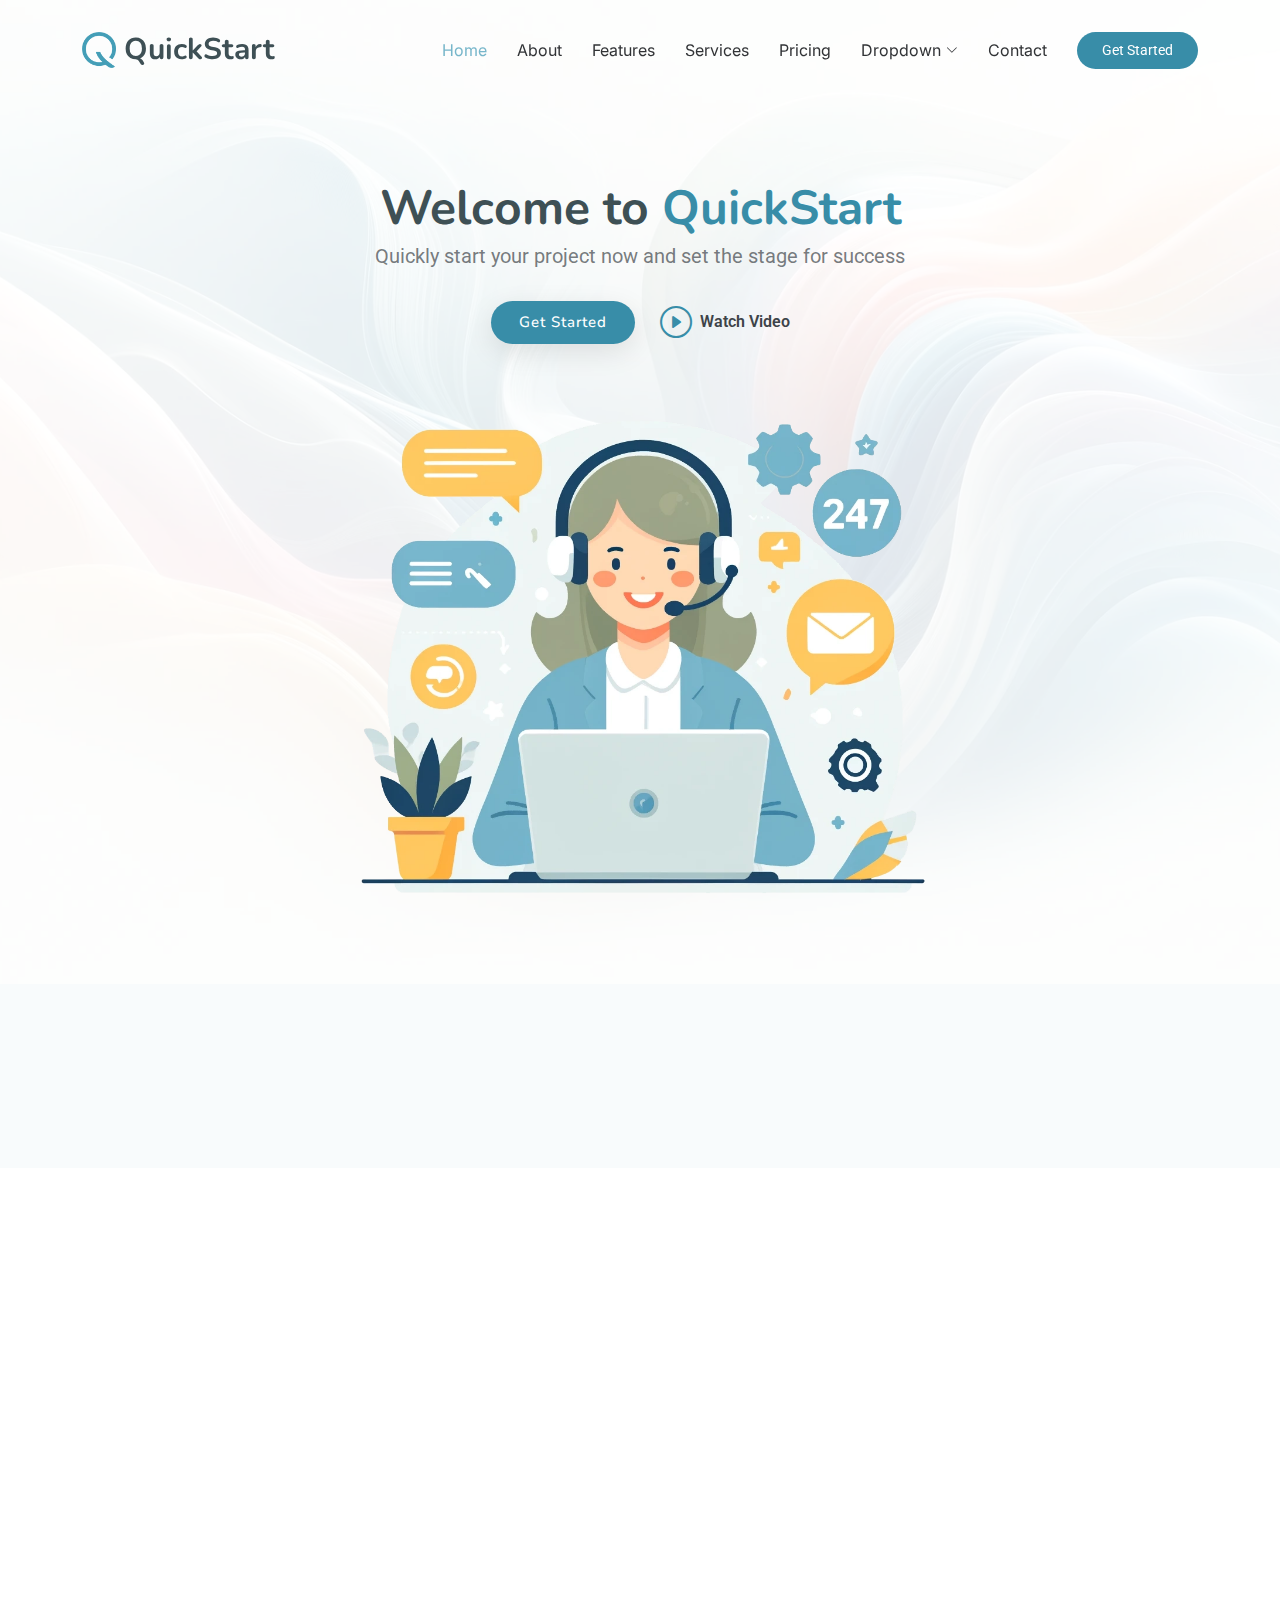
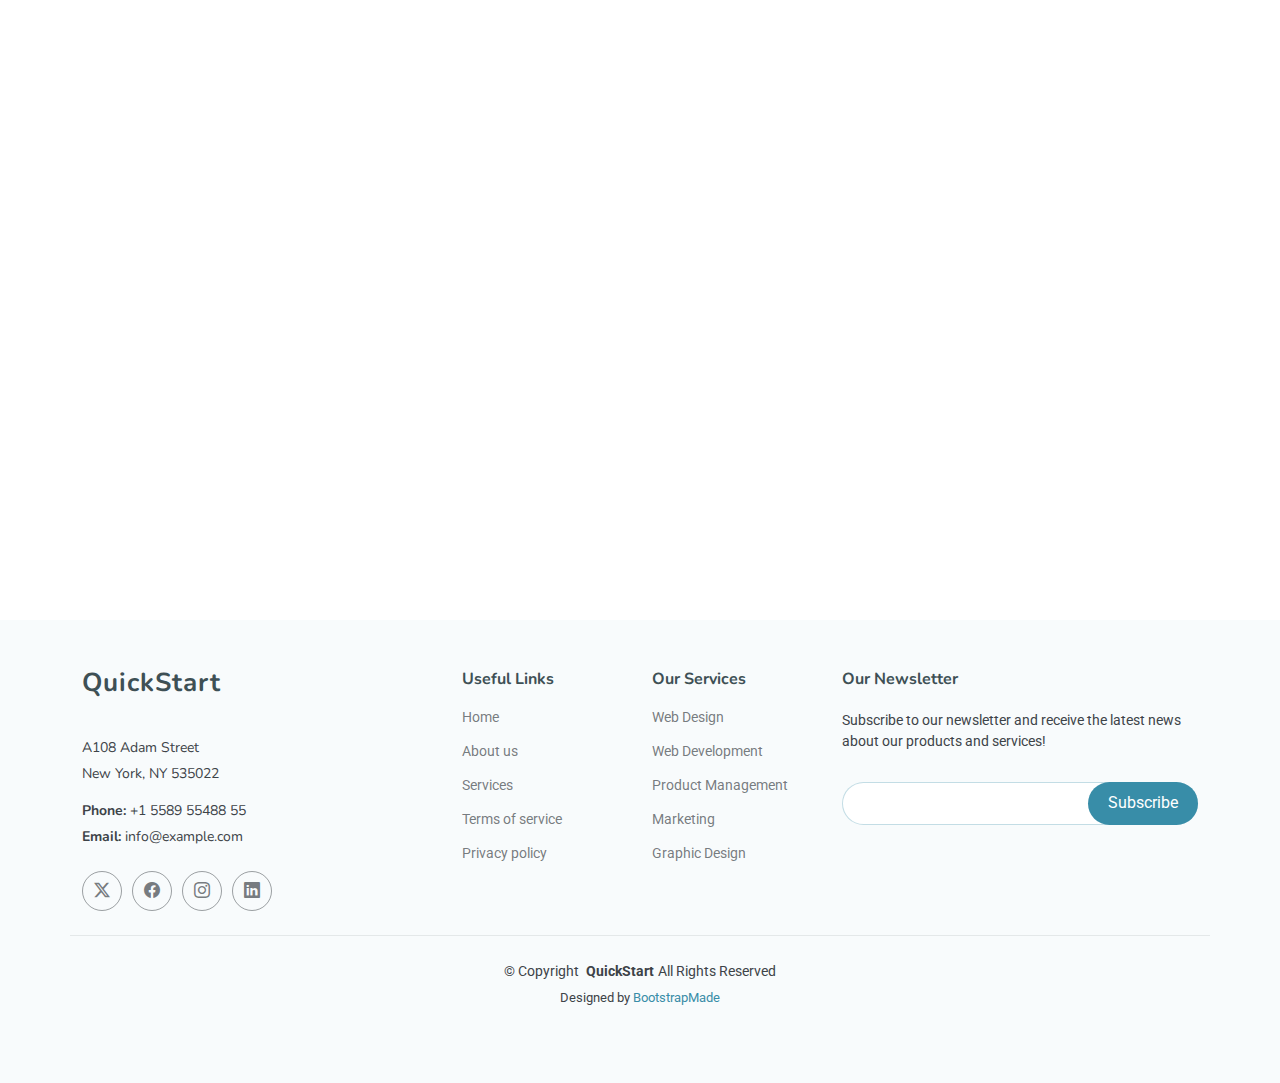
<file: business_template/QuickStart/index.html>
<!DOCTYPE html>
<html lang="en">

<head>
  <meta charset="utf-8">
  <meta content="width=device-width, initial-scale=1.0" name="viewport">
  <title>Index - QuickStart Bootstrap Template</title>
  <meta content="" name="description">
  <meta content="" name="keywords">

  <!-- Favicons -->
  <link href="assets/img/favicon.png" rel="icon">
  <link href="assets/img/apple-touch-icon.png" rel="apple-touch-icon">

  <!-- Fonts -->
  <link href="https://fonts.googleapis.com" rel="preconnect">
  <link href="https://fonts.gstatic.com" rel="preconnect" crossorigin>
  <link href="https://fonts.googleapis.com/css2?family=Roboto:ital,wght@0,100;0,300;0,400;0,500;0,700;0,900;1,100;1,300;1,400;1,500;1,700;1,900&family=Inter:wght@100;200;300;400;500;600;700;800;900&family=Nunito:ital,wght@0,200;0,300;0,400;0,500;0,600;0,700;0,800;0,900;1,200;1,300;1,400;1,500;1,600;1,700;1,800;1,900&display=swap" rel="stylesheet">

  <!-- Vendor CSS Files -->
  <link href="assets/vendor/bootstrap/css/bootstrap.min.css" rel="stylesheet">
  <link href="assets/vendor/bootstrap-icons/bootstrap-icons.css" rel="stylesheet">
  <link href="assets/vendor/aos/aos.css" rel="stylesheet">
  <link href="assets/vendor/glightbox/css/glightbox.min.css" rel="stylesheet">
  <link href="assets/vendor/swiper/swiper-bundle.min.css" rel="stylesheet">

  <!-- Main CSS File -->
  <link href="assets/css/main.css" rel="stylesheet">

  <!-- =======================================================
  * Template Name: QuickStart
  * Template URL: https://bootstrapmade.com/quickstart-bootstrap-startup-website-template/
  * Updated: Jun 29 2024 with Bootstrap v5.3.3
  * Author: BootstrapMade.com
  * License: https://bootstrapmade.com/license/
  ======================================================== -->
</head>

<body class="index-page">

  <header id="header" class="header d-flex align-items-center fixed-top">
    <div class="container-fluid container-xl position-relative d-flex align-items-center">

      <a href="index.html" class="logo d-flex align-items-center me-auto">
        <img src="assets/img/logo.png" alt="">
        <h1 class="sitename">QuickStart</h1>
      </a>

      <nav id="navmenu" class="navmenu">
        <ul>
          <li><a href="index.html#hero" class="active">Home</a></li>
          <li><a href="index.html#about">About</a></li>
          <li><a href="index.html#features">Features</a></li>
          <li><a href="index.html#services">Services</a></li>
          <li><a href="index.html#pricing">Pricing</a></li>
          <li class="dropdown"><a href="#"><span>Dropdown</span> <i class="bi bi-chevron-down toggle-dropdown"></i></a>
            <ul>
              <li><a href="#">Dropdown 1</a></li>
              <li class="dropdown"><a href="#"><span>Deep Dropdown</span> <i class="bi bi-chevron-down toggle-dropdown"></i></a>
                <ul>
                  <li><a href="#">Deep Dropdown 1</a></li>
                  <li><a href="#">Deep Dropdown 2</a></li>
                  <li><a href="#">Deep Dropdown 3</a></li>
                  <li><a href="#">Deep Dropdown 4</a></li>
                  <li><a href="#">Deep Dropdown 5</a></li>
                </ul>
              </li>
              <li><a href="#">Dropdown 2</a></li>
              <li><a href="#">Dropdown 3</a></li>
              <li><a href="#">Dropdown 4</a></li>
            </ul>
          </li>
          <li><a href="index.html#contact">Contact</a></li>
        </ul>
        <i class="mobile-nav-toggle d-xl-none bi bi-list"></i>
      </nav>

      <a class="btn-getstarted" href="index.html#about">Get Started</a>

    </div>
  </header>

  <main class="main">

    <!-- Hero Section -->
    <section id="hero" class="hero section">
      <div class="hero-bg">
        <img src="assets/img/hero-bg-light.webp" alt="">
      </div>
      <div class="container text-center">
        <div class="d-flex flex-column justify-content-center align-items-center">
          <h1 data-aos="fade-up">Welcome to <span>QuickStart</span></h1>
          <p data-aos="fade-up" data-aos-delay="100">Quickly start your project now and set the stage for success<br></p>
          <div class="d-flex" data-aos="fade-up" data-aos-delay="200">
            <a href="#about" class="btn-get-started">Get Started</a>
            <a href="https://www.youtube.com/watch?v=LXb3EKWsInQ" class="glightbox btn-watch-video d-flex align-items-center"><i class="bi bi-play-circle"></i><span>Watch Video</span></a>
          </div>
          <img src="assets/img/hero-services-img.webp" class="img-fluid hero-img" alt="" data-aos="zoom-out" data-aos-delay="300">
        </div>
      </div>

    </section><!-- /Hero Section -->

    <!-- Featured Services Section -->
    <section id="featured-services" class="featured-services section light-background">

      <div class="container">

        <div class="row gy-4">

          <div class="col-xl-4 col-lg-6" data-aos="fade-up" data-aos-delay="100">
            <div class="service-item d-flex">
              <div class="icon flex-shrink-0"><i class="bi bi-briefcase"></i></div>
              <div>
                <h4 class="title"><a href="#" class="stretched-link">Lorem Ipsum</a></h4>
                <p class="description">Voluptatum deleniti atque corrupti quos dolores et quas molestias excepturi</p>
              </div>
            </div>
          </div>
          <!-- End Service Item -->

          <div class="col-xl-4 col-lg-6" data-aos="fade-up" data-aos-delay="200">
            <div class="service-item d-flex">
              <div class="icon flex-shrink-0"><i class="bi bi-card-checklist"></i></div>
              <div>
                <h4 class="title"><a href="#" class="stretched-link">Dolor Sitema</a></h4>
                <p class="description">Minim veniam, quis nostrud exercitation ullamco laboris nisi ut aliquip exa</p>
              </div>
            </div>
          </div><!-- End Service Item -->

          <div class="col-xl-4 col-lg-6" data-aos="fade-up" data-aos-delay="300">
            <div class="service-item d-flex">
              <div class="icon flex-shrink-0"><i class="bi bi-bar-chart"></i></div>
              <div>
                <h4 class="title"><a href="#" class="stretched-link">Sed ut perspiciatis</a></h4>
                <p class="description">Duis aute irure dolor in reprehenderit in voluptate velit esse cillum</p>
              </div>
            </div>
          </div><!-- End Service Item -->

        </div>

      </div>

    </section><!-- /Featured Services Section -->

    <!-- About Section -->
    <section id="about" class="about section">

      <div class="container">

        <div class="row gy-4">

          <div class="col-lg-6 content" data-aos="fade-up" data-aos-delay="100">
            <p class="who-we-are">Who We Are</p>
            <h3>Unleashing Potential with Creative Strategy</h3>
            <p class="fst-italic">
              Lorem ipsum dolor sit amet, consectetur adipiscing elit, sed do eiusmod tempor incididunt ut labore et dolore
              magna aliqua.
            </p>
            <ul>
              <li><i class="bi bi-check-circle"></i> <span>Ullamco laboris nisi ut aliquip ex ea commodo consequat.</span></li>
              <li><i class="bi bi-check-circle"></i> <span>Duis aute irure dolor in reprehenderit in voluptate velit.</span></li>
              <li><i class="bi bi-check-circle"></i> <span>Ullamco laboris nisi ut aliquip ex ea commodo consequat. Duis aute irure dolor in reprehenderit in voluptate trideta storacalaperda mastiro dolore eu fugiat nulla pariatur.</span></li>
            </ul>
            <a href="#" class="read-more"><span>Read More</span><i class="bi bi-arrow-right"></i></a>
          </div>

          <div class="col-lg-6 about-images" data-aos="fade-up" data-aos-delay="200">
            <div class="row gy-4">
              <div class="col-lg-6">
                <img src="assets/img/about-company-1.jpg" class="img-fluid" alt="">
              </div>
              <div class="col-lg-6">
                <div class="row gy-4">
                  <div class="col-lg-12">
                    <img src="assets/img/about-company-2.jpg" class="img-fluid" alt="">
                  </div>
                  <div class="col-lg-12">
                    <img src="assets/img/about-company-3.jpg" class="img-fluid" alt="">
                  </div>
                </div>
              </div>
            </div>

          </div>

        </div>

      </div>
    </section><!-- /About Section -->

    <!-- Clients Section -->
    <section id="clients" class="clients section">

      <div class="container" data-aos="fade-up">

        <div class="row gy-4">

          <div class="col-xl-2 col-md-3 col-6 client-logo">
            <img src="assets/img/clients/client-1.png" class="img-fluid" alt="">
          </div><!-- End Client Item -->

          <div class="col-xl-2 col-md-3 col-6 client-logo">
            <img src="assets/img/clients/client-2.png" class="img-fluid" alt="">
          </div><!-- End Client Item -->

          <div class="col-xl-2 col-md-3 col-6 client-logo">
            <img src="assets/img/clients/client-3.png" class="img-fluid" alt="">
          </div><!-- End Client Item -->

          <div class="col-xl-2 col-md-3 col-6 client-logo">
            <img src="assets/img/clients/client-4.png" class="img-fluid" alt="">
          </div><!-- End Client Item -->

          <div class="col-xl-2 col-md-3 col-6 client-logo">
            <img src="assets/img/clients/client-5.png" class="img-fluid" alt="">
          </div><!-- End Client Item -->

          <div class="col-xl-2 col-md-3 col-6 client-logo">
            <img src="assets/img/clients/client-6.png" class="img-fluid" alt="">
          </div><!-- End Client Item -->

        </div>

      </div>

    </section><!-- /Clients Section -->

    <!-- Features Section -->
    <section id="features" class="features section">

      <!-- Section Title -->
      <div class="container section-title" data-aos="fade-up">
        <h2>Features</h2>
        <p>Necessitatibus eius consequatur ex aliquid fuga eum quidem sint consectetur velit</p>
      </div><!-- End Section Title -->

      <div class="container">
        <div class="row justify-content-between">

          <div class="col-lg-5 d-flex align-items-center">

            <ul class="nav nav-tabs" data-aos="fade-up" data-aos-delay="100">
              <li class="nav-item">
                <a class="nav-link active show" data-bs-toggle="tab" data-bs-target="#features-tab-1">
                  <i class="bi bi-binoculars"></i>
                  <div>
                    <h4 class="d-none d-lg-block">Modi sit est dela pireda nest</h4>
                    <p>
                      Ullamco laboris nisi ut aliquip ex ea commodo consequat. Duis aute irure dolor in reprehenderit in voluptate
                      velit esse cillum dolore eu fugiat nulla pariatur
                    </p>
                  </div>
                </a>
              </li>
              <li class="nav-item">
                <a class="nav-link" data-bs-toggle="tab" data-bs-target="#features-tab-2">
                  <i class="bi bi-box-seam"></i>
                  <div>
                    <h4 class="d-none d-lg-block">Unde praesenti mara setra le</h4>
                    <p>
                      Recusandae atque nihil. Delectus vitae non similique magnam molestiae sapiente similique
                      tenetur aut voluptates sed voluptas ipsum voluptas
                    </p>
                  </div>
                </a>
              </li>
              <li class="nav-item">
                <a class="nav-link" data-bs-toggle="tab" data-bs-target="#features-tab-3">
                  <i class="bi bi-brightness-high"></i>
                  <div>
                    <h4 class="d-none d-lg-block">Pariatur explica nitro dela</h4>
                    <p>
                      Excepteur sint occaecat cupidatat non proident, sunt in culpa qui officia deserunt mollit anim id est laborum
                      Debitis nulla est maxime voluptas dolor aut
                    </p>
                  </div>
                </a>
              </li>
            </ul><!-- End Tab Nav -->

          </div>

          <div class="col-lg-6">

            <div class="tab-content" data-aos="fade-up" data-aos-delay="200">

              <div class="tab-pane fade active show" id="features-tab-1">
                <img src="assets/img/tabs-1.jpg" alt="" class="img-fluid">
              </div><!-- End Tab Content Item -->

              <div class="tab-pane fade" id="features-tab-2">
                <img src="assets/img/tabs-2.jpg" alt="" class="img-fluid">
              </div><!-- End Tab Content Item -->

              <div class="tab-pane fade" id="features-tab-3">
                <img src="assets/img/tabs-3.jpg" alt="" class="img-fluid">
              </div><!-- End Tab Content Item -->
            </div>

          </div>

        </div>

      </div>

    </section><!-- /Features Section -->

    <!-- Features Details Section -->
    <section id="features-details" class="features-details section">

      <div class="container">

        <div class="row gy-4 justify-content-between features-item">

          <div class="col-lg-6" data-aos="fade-up" data-aos-delay="100">
            <img src="assets/img/features-1.jpg" class="img-fluid" alt="">
          </div>

          <div class="col-lg-5 d-flex align-items-center" data-aos="fade-up" data-aos-delay="200">
            <div class="content">
              <h3>Corporis temporibus maiores provident</h3>
              <p>
                Ullamco laboris nisi ut aliquip ex ea commodo consequat. Duis aute irure dolor in reprehenderit in voluptate
                velit esse cillum dolore eu fugiat nulla pariatur. Excepteur sint occaecat cupidatat non proident.
              </p>
              <a href="#" class="btn more-btn">Learn More</a>
            </div>
          </div>

        </div><!-- Features Item -->

        <div class="row gy-4 justify-content-between features-item">

          <div class="col-lg-5 d-flex align-items-center order-2 order-lg-1" data-aos="fade-up" data-aos-delay="100">

            <div class="content">
              <h3>Neque ipsum omnis sapiente quod quia dicta</h3>
              <p>
                Quidem qui dolore incidunt aut. In assumenda harum id iusto lorena plasico mares
              </p>
              <ul>
                <li><i class="bi bi-easel flex-shrink-0"></i> Et corporis ea eveniet ducimus.</li>
                <li><i class="bi bi-patch-check flex-shrink-0"></i> Exercitationem dolorem sapiente.</li>
                <li><i class="bi bi-brightness-high flex-shrink-0"></i> Veniam quia modi magnam.</li>
              </ul>
              <p></p>
              <a href="#" class="btn more-btn">Learn More</a>
            </div>

          </div>

          <div class="col-lg-6 order-1 order-lg-2" data-aos="fade-up" data-aos-delay="200">
            <img src="assets/img/features-2.jpg" class="img-fluid" alt="">
          </div>

        </div><!-- Features Item -->

      </div>

    </section><!-- /Features Details Section -->

    <!-- Services Section -->
    <section id="services" class="services section light-background">

      <!-- Section Title -->
      <div class="container section-title" data-aos="fade-up">
        <h2>Services</h2>
        <p>Necessitatibus eius consequatur ex aliquid fuga eum quidem sint consectetur velit</p>
      </div><!-- End Section Title -->

      <div class="container">

        <div class="row g-5">

          <div class="col-lg-6" data-aos="fade-up" data-aos-delay="100">
            <div class="service-item item-cyan position-relative">
              <i class="bi bi-activity icon"></i>
              <div>
                <h3>Nesciunt Mete</h3>
                <p>Provident nihil minus qui consequatur non omnis maiores. Eos accusantium minus dolores iure perferendis tempore et consequatur.</p>
                <a href="#" class="read-more stretched-link">Learn More <i class="bi bi-arrow-right"></i></a>
              </div>
            </div>
          </div><!-- End Service Item -->

          <div class="col-lg-6" data-aos="fade-up" data-aos-delay="200">
            <div class="service-item item-orange position-relative">
              <i class="bi bi-broadcast icon"></i>
              <div>
                <h3>Eosle Commodi</h3>
                <p>Ut autem aut autem non a. Sint sint sit facilis nam iusto sint. Libero corrupti neque eum hic non ut nesciunt dolorem.</p>
                <a href="#" class="read-more stretched-link">Learn More <i class="bi bi-arrow-right"></i></a>
              </div>
            </div>
          </div><!-- End Service Item -->

          <div class="col-lg-6" data-aos="fade-up" data-aos-delay="300">
            <div class="service-item item-teal position-relative">
              <i class="bi bi-easel icon"></i>
              <div>
                <h3>Ledo Markt</h3>
                <p>Ut excepturi voluptatem nisi sed. Quidem fuga consequatur. Minus ea aut. Vel qui id voluptas adipisci eos earum corrupti.</p>
                <a href="#" class="read-more stretched-link">Learn More <i class="bi bi-arrow-right"></i></a>
              </div>
            </div>
          </div><!-- End Service Item -->

          <div class="col-lg-6" data-aos="fade-up" data-aos-delay="400">
            <div class="service-item item-red position-relative">
              <i class="bi bi-bounding-box-circles icon"></i>
              <div>
                <h3>Asperiores Commodi</h3>
                <p>Non et temporibus minus omnis sed dolor esse consequatur. Cupiditate sed error ea fuga sit provident adipisci neque.</p>
                <a href="#" class="read-more stretched-link">Learn More <i class="bi bi-arrow-right"></i></a>
              </div>
            </div>
          </div><!-- End Service Item -->

          <div class="col-lg-6" data-aos="fade-up" data-aos-delay="500">
            <div class="service-item item-indigo position-relative">
              <i class="bi bi-calendar4-week icon"></i>
              <div>
                <h3>Velit Doloremque.</h3>
                <p>Cumque et suscipit saepe. Est maiores autem enim facilis ut aut ipsam corporis aut. Sed animi at autem alias eius labore.</p>
                <a href="#" class="read-more stretched-link">Learn More <i class="bi bi-arrow-right"></i></a>
              </div>
            </div>
          </div><!-- End Service Item -->

          <div class="col-lg-6" data-aos="fade-up" data-aos-delay="600">
            <div class="service-item item-pink position-relative">
              <i class="bi bi-chat-square-text icon"></i>
              <div>
                <h3>Dolori Architecto</h3>
                <p>Hic molestias ea quibusdam eos. Fugiat enim doloremque aut neque non et debitis iure. Corrupti recusandae ducimus enim.</p>
                <a href="#" class="read-more stretched-link">Learn More <i class="bi bi-arrow-right"></i></a>
              </div>
            </div>
          </div><!-- End Service Item -->

        </div>

      </div>

    </section><!-- /Services Section -->

    <!-- More Features Section -->
    <section id="more-features" class="more-features section">

      <div class="container">

        <div class="row justify-content-around gy-4">

          <div class="col-lg-6 d-flex flex-column justify-content-center order-2 order-lg-1" data-aos="fade-up" data-aos-delay="100">
            <h3>Enim quis est voluptatibus aliquid consequatur</h3>
            <p>Esse voluptas cumque vel exercitationem. Reiciendis est hic accusamus. Non ipsam et sed minima temporibus laudantium. Soluta voluptate sed facere corporis dolores excepturi</p>

            <div class="row">

              <div class="col-lg-6 icon-box d-flex">
                <i class="bi bi-easel flex-shrink-0"></i>
                <div>
                  <h4>Lorem Ipsum</h4>
                  <p>Voluptatum deleniti atque corrupti quos dolores et quas molestias </p>
                </div>
              </div><!-- End Icon Box -->

              <div class="col-lg-6 icon-box d-flex">
                <i class="bi bi-patch-check flex-shrink-0"></i>
                <div>
                  <h4>Nemo Enim</h4>
                  <p>At vero eos et accusamus et iusto odio dignissimos ducimus qui blanditiise</p>
                </div>
              </div><!-- End Icon Box -->

              <div class="col-lg-6 icon-box d-flex">
                <i class="bi bi-brightness-high flex-shrink-0"></i>
                <div>
                  <h4>Dine Pad</h4>
                  <p>Explicabo est voluptatum asperiores consequatur magnam. Et veritatis odit</p>
                </div>
              </div><!-- End Icon Box -->

              <div class="col-lg-6 icon-box d-flex">
                <i class="bi bi-brightness-high flex-shrink-0"></i>
                <div>
                  <h4>Tride clov</h4>
                  <p>Est voluptatem labore deleniti quis a delectus et. Saepe dolorem libero sit</p>
                </div>
              </div><!-- End Icon Box -->

            </div>

          </div>

          <div class="features-image col-lg-5 order-1 order-lg-2" data-aos="fade-up" data-aos-delay="200">
            <img src="assets/img/features-3.jpg" alt="">
          </div>

        </div>

      </div>

    </section><!-- /More Features Section -->

    <!-- Pricing Section -->
    <section id="pricing" class="pricing section">

      <!-- Section Title -->
      <div class="container section-title" data-aos="fade-up">
        <h2>Pricing</h2>
        <p>Necessitatibus eius consequatur ex aliquid fuga eum quidem sint consectetur velit</p>
      </div><!-- End Section Title -->

      <div class="container">

        <div class="row gy-4">

          <div class="col-lg-4" data-aos="zoom-in" data-aos-delay="100">
            <div class="pricing-item">
              <h3>Free Plan</h3>
              <p class="description">Ullam mollitia quasi nobis soluta in voluptatum et sint palora dex strater</p>
              <h4><sup>$</sup>0<span> / month</span></h4>
              <a href="#" class="cta-btn">Start a free trial</a>
              <p class="text-center small">No credit card required</p>
              <ul>
                <li><i class="bi bi-check"></i> <span>Quam adipiscing vitae proin</span></li>
                <li><i class="bi bi-check"></i> <span>Nec feugiat nisl pretium</span></li>
                <li><i class="bi bi-check"></i> <span>Nulla at volutpat diam uteera</span></li>
                <li class="na"><i class="bi bi-x"></i> <span>Pharetra massa massa ultricies</span></li>
                <li class="na"><i class="bi bi-x"></i> <span>Massa ultricies mi quis hendrerit</span></li>
                <li class="na"><i class="bi bi-x"></i> <span>Voluptate id voluptas qui sed aperiam rerum</span></li>
                <li class="na"><i class="bi bi-x"></i> <span>Iure nihil dolores recusandae odit voluptatibus</span></li>
              </ul>
            </div>
          </div><!-- End Pricing Item -->

          <div class="col-lg-4" data-aos="zoom-in" data-aos-delay="200">
            <div class="pricing-item featured">
              <p class="popular">Popular</p>
              <h3>Business Plan</h3>
              <p class="description">Ullam mollitia quasi nobis soluta in voluptatum et sint palora dex strater</p>
              <h4><sup>$</sup>29<span> / month</span></h4>
              <a href="#" class="cta-btn">Start a free trial</a>
              <p class="text-center small">No credit card required</p>
              <ul>
                <li><i class="bi bi-check"></i> <span>Quam adipiscing vitae proin</span></li>
                <li><i class="bi bi-check"></i> <span>Nec feugiat nisl pretium</span></li>
                <li><i class="bi bi-check"></i> <span>Nulla at volutpat diam uteera</span></li>
                <li><i class="bi bi-check"></i> <span>Pharetra massa massa ultricies</span></li>
                <li><i class="bi bi-check"></i> <span>Massa ultricies mi quis hendrerit</span></li>
                <li><i class="bi bi-check"></i> <span>Voluptate id voluptas qui sed aperiam rerum</span></li>
                <li class="na"><i class="bi bi-x"></i> <span>Iure nihil dolores recusandae odit voluptatibus</span></li>
              </ul>
            </div>
          </div><!-- End Pricing Item -->

          <div class="col-lg-4" data-aos="zoom-in" data-aos-delay="300">
            <div class="pricing-item">
              <h3>Developer Plan</h3>
              <p class="description">Ullam mollitia quasi nobis soluta in voluptatum et sint palora dex strater</p>
              <h4><sup>$</sup>49<span> / month</span></h4>
              <a href="#" class="cta-btn">Start a free trial</a>
              <p class="text-center small">No credit card required</p>
              <ul>
                <li><i class="bi bi-check"></i> <span>Quam adipiscing vitae proin</span></li>
                <li><i class="bi bi-check"></i> <span>Nec feugiat nisl pretium</span></li>
                <li><i class="bi bi-check"></i> <span>Nulla at volutpat diam uteera</span></li>
                <li><i class="bi bi-check"></i> <span>Pharetra massa massa ultricies</span></li>
                <li><i class="bi bi-check"></i> <span>Massa ultricies mi quis hendrerit</span></li>
                <li><i class="bi bi-check"></i> <span>Voluptate id voluptas qui sed aperiam rerum</span></li>
                <li><i class="bi bi-check"></i> <span>Iure nihil dolores recusandae odit voluptatibus</span></li>
              </ul>
            </div>
          </div><!-- End Pricing Item -->

        </div>

      </div>

    </section><!-- /Pricing Section -->

    <!-- Faq Section -->
    <section id="faq" class="faq section">

      <!-- Section Title -->
      <div class="container section-title" data-aos="fade-up">
        <h2>Frequently Asked Questions</h2>
      </div><!-- End Section Title -->

      <div class="container">

        <div class="row justify-content-center">

          <div class="col-lg-10" data-aos="fade-up" data-aos-delay="100">

            <div class="faq-container">

              <div class="faq-item faq-active">
                <h3>Non consectetur a erat nam at lectus urna duis?</h3>
                <div class="faq-content">
                  <p>Feugiat pretium nibh ipsum consequat. Tempus iaculis urna id volutpat lacus laoreet non curabitur gravida. Venenatis lectus magna fringilla urna porttitor rhoncus dolor purus non.</p>
                </div>
                <i class="faq-toggle bi bi-chevron-right"></i>
              </div><!-- End Faq item-->

              <div class="faq-item">
                <h3>Feugiat scelerisque varius morbi enim nunc faucibus?</h3>
                <div class="faq-content">
                  <p>Dolor sit amet consectetur adipiscing elit pellentesque habitant morbi. Id interdum velit laoreet id donec ultrices. Fringilla phasellus faucibus scelerisque eleifend donec pretium. Est pellentesque elit ullamcorper dignissim. Mauris ultrices eros in cursus turpis massa tincidunt dui.</p>
                </div>
                <i class="faq-toggle bi bi-chevron-right"></i>
              </div><!-- End Faq item-->

              <div class="faq-item">
                <h3>Dolor sit amet consectetur adipiscing elit pellentesque?</h3>
                <div class="faq-content">
                  <p>Eleifend mi in nulla posuere sollicitudin aliquam ultrices sagittis orci. Faucibus pulvinar elementum integer enim. Sem nulla pharetra diam sit amet nisl suscipit. Rutrum tellus pellentesque eu tincidunt. Lectus urna duis convallis convallis tellus. Urna molestie at elementum eu facilisis sed odio morbi quis</p>
                </div>
                <i class="faq-toggle bi bi-chevron-right"></i>
              </div><!-- End Faq item-->

              <div class="faq-item">
                <h3>Ac odio tempor orci dapibus. Aliquam eleifend mi in nulla?</h3>
                <div class="faq-content">
                  <p>Dolor sit amet consectetur adipiscing elit pellentesque habitant morbi. Id interdum velit laoreet id donec ultrices. Fringilla phasellus faucibus scelerisque eleifend donec pretium. Est pellentesque elit ullamcorper dignissim. Mauris ultrices eros in cursus turpis massa tincidunt dui.</p>
                </div>
                <i class="faq-toggle bi bi-chevron-right"></i>
              </div><!-- End Faq item-->

              <div class="faq-item">
                <h3>Tempus quam pellentesque nec nam aliquam sem et tortor?</h3>
                <div class="faq-content">
                  <p>Molestie a iaculis at erat pellentesque adipiscing commodo. Dignissim suspendisse in est ante in. Nunc vel risus commodo viverra maecenas accumsan. Sit amet nisl suscipit adipiscing bibendum est. Purus gravida quis blandit turpis cursus in</p>
                </div>
                <i class="faq-toggle bi bi-chevron-right"></i>
              </div><!-- End Faq item-->

              <div class="faq-item">
                <h3>Perspiciatis quod quo quos nulla quo illum ullam?</h3>
                <div class="faq-content">
                  <p>Enim ea facilis quaerat voluptas quidem et dolorem. Quis et consequatur non sed in suscipit sequi. Distinctio ipsam dolore et.</p>
                </div>
                <i class="faq-toggle bi bi-chevron-right"></i>
              </div><!-- End Faq item-->

            </div>

          </div><!-- End Faq Column-->

        </div>

      </div>

    </section><!-- /Faq Section -->

    <!-- Testimonials Section -->
    <section id="testimonials" class="testimonials section light-background">

      <!-- Section Title -->
      <div class="container section-title" data-aos="fade-up">
        <h2>Testimonials</h2>
        <p>Necessitatibus eius consequatur ex aliquid fuga eum quidem sint consectetur velit</p>
      </div><!-- End Section Title -->

      <div class="container" data-aos="fade-up" data-aos-delay="100">

        <div class="swiper init-swiper">
          <script type="application/json" class="swiper-config">
            {
              "loop": true,
              "speed": 600,
              "autoplay": {
                "delay": 5000
              },
              "slidesPerView": "auto",
              "pagination": {
                "el": ".swiper-pagination",
                "type": "bullets",
                "clickable": true
              },
              "breakpoints": {
                "320": {
                  "slidesPerView": 1,
                  "spaceBetween": 40
                },
                "1200": {
                  "slidesPerView": 3,
                  "spaceBetween": 1
                }
              }
            }
          </script>
          <div class="swiper-wrapper">

            <div class="swiper-slide">
              <div class="testimonial-item">
                <div class="stars">
                  <i class="bi bi-star-fill"></i><i class="bi bi-star-fill"></i><i class="bi bi-star-fill"></i><i class="bi bi-star-fill"></i><i class="bi bi-star-fill"></i>
                </div>
                <p>
                  Proin iaculis purus consequat sem cure digni ssim donec porttitora entum suscipit rhoncus. Accusantium quam, ultricies eget id, aliquam eget nibh et. Maecen aliquam, risus at semper.
                </p>
                <div class="profile mt-auto">
                  <img src="assets/img/testimonials/testimonials-1.jpg" class="testimonial-img" alt="">
                  <h3>Saul Goodman</h3>
                  <h4>Ceo &amp; Founder</h4>
                </div>
              </div>
            </div><!-- End testimonial item -->

            <div class="swiper-slide">
              <div class="testimonial-item">
                <div class="stars">
                  <i class="bi bi-star-fill"></i><i class="bi bi-star-fill"></i><i class="bi bi-star-fill"></i><i class="bi bi-star-fill"></i><i class="bi bi-star-fill"></i>
                </div>
                <p>
                  Export tempor illum tamen malis malis eram quae irure esse labore quem cillum quid cillum eram malis quorum velit fore eram velit sunt aliqua noster fugiat irure amet legam anim culpa.
                </p>
                <div class="profile mt-auto">
                  <img src="assets/img/testimonials/testimonials-2.jpg" class="testimonial-img" alt="">
                  <h3>Sara Wilsson</h3>
                  <h4>Designer</h4>
                </div>
              </div>
            </div><!-- End testimonial item -->

            <div class="swiper-slide">
              <div class="testimonial-item">
                <div class="stars">
                  <i class="bi bi-star-fill"></i><i class="bi bi-star-fill"></i><i class="bi bi-star-fill"></i><i class="bi bi-star-fill"></i><i class="bi bi-star-fill"></i>
                </div>
                <p>
                  Enim nisi quem export duis labore cillum quae magna enim sint quorum nulla quem veniam duis minim tempor labore quem eram duis noster aute amet eram fore quis sint minim.
                </p>
                <div class="profile mt-auto">
                  <img src="assets/img/testimonials/testimonials-3.jpg" class="testimonial-img" alt="">
                  <h3>Jena Karlis</h3>
                  <h4>Store Owner</h4>
                </div>
              </div>
            </div><!-- End testimonial item -->

            <div class="swiper-slide">
              <div class="testimonial-item">
                <div class="stars">
                  <i class="bi bi-star-fill"></i><i class="bi bi-star-fill"></i><i class="bi bi-star-fill"></i><i class="bi bi-star-fill"></i><i class="bi bi-star-fill"></i>
                </div>
                <p>
                  Fugiat enim eram quae cillum dolore dolor amet nulla culpa multos export minim fugiat minim velit minim dolor enim duis veniam ipsum anim magna sunt elit fore quem dolore labore illum veniam.
                </p>
                <div class="profile mt-auto">
                  <img src="assets/img/testimonials/testimonials-4.jpg" class="testimonial-img" alt="">
                  <h3>Matt Brandon</h3>
                  <h4>Freelancer</h4>
                </div>
              </div>
            </div><!-- End testimonial item -->

            <div class="swiper-slide">
              <div class="testimonial-item">
                <div class="stars">
                  <i class="bi bi-star-fill"></i><i class="bi bi-star-fill"></i><i class="bi bi-star-fill"></i><i class="bi bi-star-fill"></i><i class="bi bi-star-fill"></i>
                </div>
                <p>
                  Quis quorum aliqua sint quem legam fore sunt eram irure aliqua veniam tempor noster veniam enim culpa labore duis sunt culpa nulla illum cillum fugiat legam esse veniam culpa fore nisi cillum quid.
                </p>
                <div class="profile mt-auto">
                  <img src="assets/img/testimonials/testimonials-5.jpg" class="testimonial-img" alt="">
                  <h3>John Larson</h3>
                  <h4>Entrepreneur</h4>
                </div>
              </div>
            </div><!-- End testimonial item -->

          </div>
          <div class="swiper-pagination"></div>
        </div>

      </div>

    </section><!-- /Testimonials Section -->

    <!-- Contact Section -->
    <section id="contact" class="contact section">

      <!-- Section Title -->
      <div class="container section-title" data-aos="fade-up">
        <h2>Contact</h2>
        <p>Necessitatibus eius consequatur ex aliquid fuga eum quidem sint consectetur velit</p>
      </div><!-- End Section Title -->

      <div class="container" data-aos="fade-up" data-aos-delay="100">

        <div class="row gy-4">

          <div class="col-lg-6">
            <div class="info-item d-flex flex-column justify-content-center align-items-center" data-aos="fade-up" data-aos-delay="200">
              <i class="bi bi-geo-alt"></i>
              <h3>Address</h3>
              <p>A108 Adam Street, New York, NY 535022</p>
            </div>
          </div><!-- End Info Item -->

          <div class="col-lg-3 col-md-6">
            <div class="info-item d-flex flex-column justify-content-center align-items-center" data-aos="fade-up" data-aos-delay="300">
              <i class="bi bi-telephone"></i>
              <h3>Call Us</h3>
              <p>+1 5589 55488 55</p>
            </div>
          </div><!-- End Info Item -->

          <div class="col-lg-3 col-md-6">
            <div class="info-item d-flex flex-column justify-content-center align-items-center" data-aos="fade-up" data-aos-delay="400">
              <i class="bi bi-envelope"></i>
              <h3>Email Us</h3>
              <p>info@example.com</p>
            </div>
          </div><!-- End Info Item -->

        </div>

        <div class="row gy-4 mt-1">
          <div class="col-lg-6" data-aos="fade-up" data-aos-delay="300">
            <iframe src="https://www.google.com/maps/embed?pb=!1m14!1m8!1m3!1d48389.78314118045!2d-74.006138!3d40.710059!3m2!1i1024!2i768!4f13.1!3m3!1m2!1s0x89c25a22a3bda30d%3A0xb89d1fe6bc499443!2sDowntown%20Conference%20Center!5e0!3m2!1sen!2sus!4v1676961268712!5m2!1sen!2sus" frameborder="0" style="border:0; width: 100%; height: 400px;" allowfullscreen="" loading="lazy" referrerpolicy="no-referrer-when-downgrade"></iframe>
          </div><!-- End Google Maps -->

          <div class="col-lg-6">
            <form action="forms/contact.php" method="post" class="php-email-form" data-aos="fade-up" data-aos-delay="400">
              <div class="row gy-4">

                <div class="col-md-6">
                  <input type="text" name="name" class="form-control" placeholder="Your Name" required="">
                </div>

                <div class="col-md-6 ">
                  <input type="email" class="form-control" name="email" placeholder="Your Email" required="">
                </div>

                <div class="col-md-12">
                  <input type="text" class="form-control" name="subject" placeholder="Subject" required="">
                </div>

                <div class="col-md-12">
                  <textarea class="form-control" name="message" rows="6" placeholder="Message" required=""></textarea>
                </div>

                <div class="col-md-12 text-center">
                  <div class="loading">Loading</div>
                  <div class="error-message"></div>
                  <div class="sent-message">Your message has been sent. Thank you!</div>

                  <button type="submit">Send Message</button>
                </div>

              </div>
            </form>
          </div><!-- End Contact Form -->

        </div>

      </div>

    </section><!-- /Contact Section -->

  </main>

  <footer id="footer" class="footer position-relative light-background">

    <div class="container footer-top">
      <div class="row gy-4">
        <div class="col-lg-4 col-md-6 footer-about">
          <a href="index.html" class="logo d-flex align-items-center">
            <span class="sitename">QuickStart</span>
          </a>
          <div class="footer-contact pt-3">
            <p>A108 Adam Street</p>
            <p>New York, NY 535022</p>
            <p class="mt-3"><strong>Phone:</strong> <span>+1 5589 55488 55</span></p>
            <p><strong>Email:</strong> <span>info@example.com</span></p>
          </div>
          <div class="social-links d-flex mt-4">
            <a href=""><i class="bi bi-twitter-x"></i></a>
            <a href=""><i class="bi bi-facebook"></i></a>
            <a href=""><i class="bi bi-instagram"></i></a>
            <a href=""><i class="bi bi-linkedin"></i></a>
          </div>
        </div>

        <div class="col-lg-2 col-md-3 footer-links">
          <h4>Useful Links</h4>
          <ul>
            <li><a href="#">Home</a></li>
            <li><a href="#">About us</a></li>
            <li><a href="#">Services</a></li>
            <li><a href="#">Terms of service</a></li>
            <li><a href="#">Privacy policy</a></li>
          </ul>
        </div>

        <div class="col-lg-2 col-md-3 footer-links">
          <h4>Our Services</h4>
          <ul>
            <li><a href="#">Web Design</a></li>
            <li><a href="#">Web Development</a></li>
            <li><a href="#">Product Management</a></li>
            <li><a href="#">Marketing</a></li>
            <li><a href="#">Graphic Design</a></li>
          </ul>
        </div>

        <div class="col-lg-4 col-md-12 footer-newsletter">
          <h4>Our Newsletter</h4>
          <p>Subscribe to our newsletter and receive the latest news about our products and services!</p>
          <form action="forms/newsletter.php" method="post" class="php-email-form">
            <div class="newsletter-form"><input type="email" name="email"><input type="submit" value="Subscribe"></div>
            <div class="loading">Loading</div>
            <div class="error-message"></div>
            <div class="sent-message">Your subscription request has been sent. Thank you!</div>
          </form>
        </div>

      </div>
    </div>

    <div class="container copyright text-center mt-4">
      <p>© <span>Copyright</span> <strong class="px-1 sitename">QuickStart</strong><span>All Rights Reserved</span></p>
      <div class="credits">
        <!-- All the links in the footer should remain intact. -->
        <!-- You can delete the links only if you've purchased the pro version. -->
        <!-- Licensing information: https://bootstrapmade.com/license/ -->
        <!-- Purchase the pro version with working PHP/AJAX contact form: [buy-url] -->
        Designed by <a href="https://bootstrapmade.com/">BootstrapMade</a>
      </div>
    </div>

  </footer>

  <!-- Scroll Top -->
  <a href="#" id="scroll-top" class="scroll-top d-flex align-items-center justify-content-center"><i class="bi bi-arrow-up-short"></i></a>

  <!-- Preloader -->
  <div id="preloader"></div>

  <!-- Vendor JS Files -->
  <script src="assets/vendor/bootstrap/js/bootstrap.bundle.min.js"></script>
  <script src="assets/vendor/php-email-form/validate.js"></script>
  <script src="assets/vendor/aos/aos.js"></script>
  <script src="assets/vendor/glightbox/js/glightbox.min.js"></script>
  <script src="assets/vendor/swiper/swiper-bundle.min.js"></script>

  <!-- Main JS File -->
  <script src="assets/js/main.js"></script>

</body>

</html>
</file>
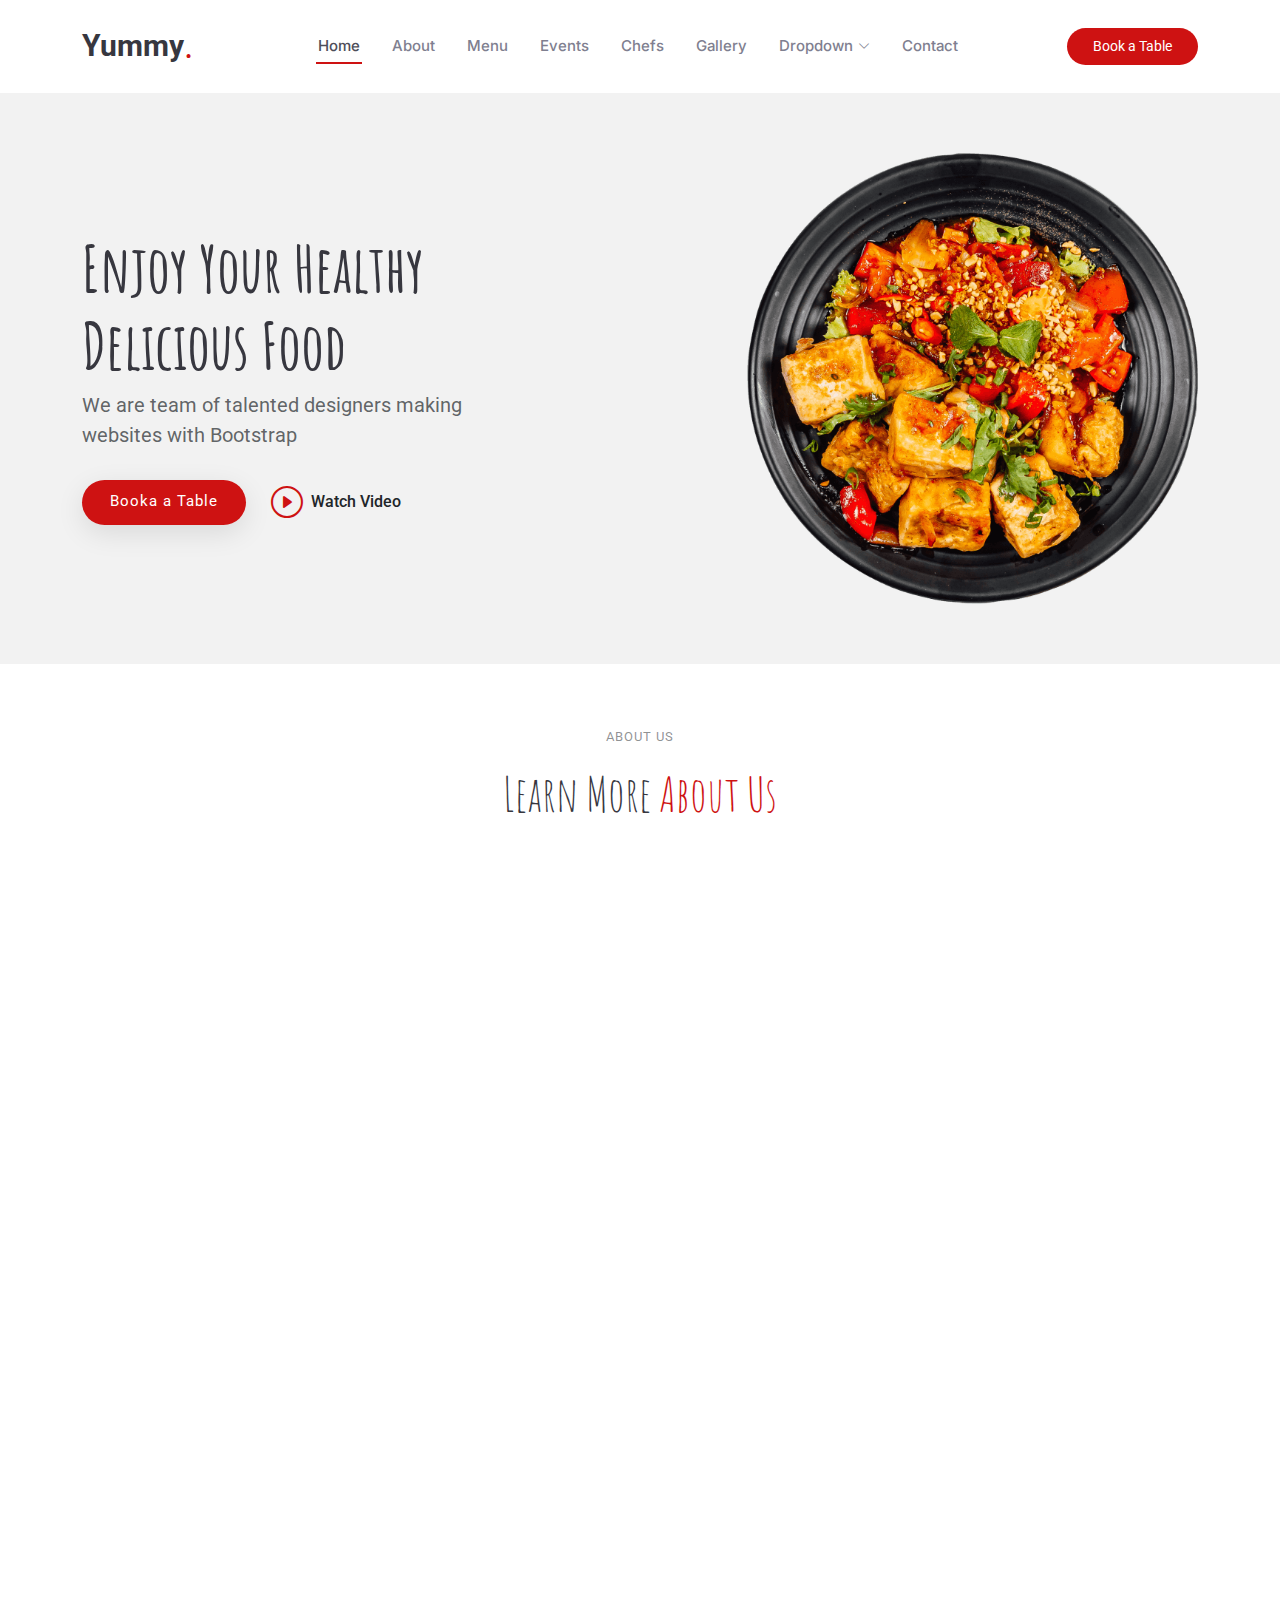
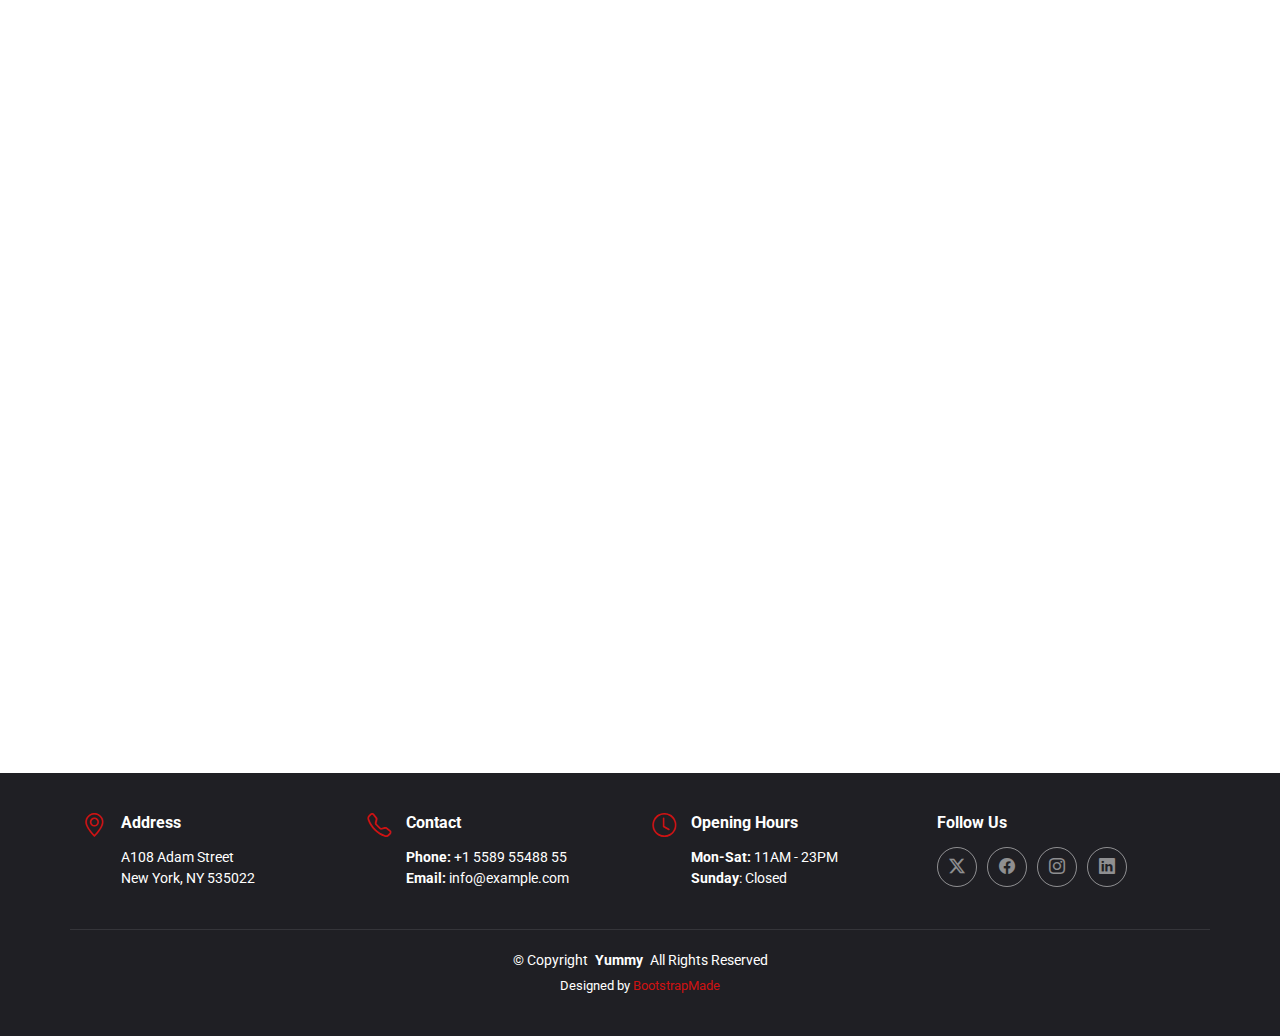
<file: business_template/Yummy/index.html>
<!DOCTYPE html>
<html lang="en">

<head>
  <meta charset="utf-8">
  <meta content="width=device-width, initial-scale=1.0" name="viewport">
  <title>Index - Yummy Bootstrap Template</title>
  <meta content="" name="description">
  <meta content="" name="keywords">

  <!-- Favicons -->
  <link href="assets/img/favicon.png" rel="icon">
  <link href="assets/img/apple-touch-icon.png" rel="apple-touch-icon">

  <!-- Fonts -->
  <link href="https://fonts.googleapis.com" rel="preconnect">
  <link href="https://fonts.gstatic.com" rel="preconnect" crossorigin>
  <link href="https://fonts.googleapis.com/css2?family=Roboto:ital,wght@0,100;0,300;0,400;0,500;0,700;0,900;1,100;1,300;1,400;1,500;1,700;1,900&family=Inter:wght@100;200;300;400;500;600;700;800;900&family=Amatic+SC:wght@400;700&display=swap" rel="stylesheet">

  <!-- Vendor CSS Files -->
  <link href="assets/vendor/bootstrap/css/bootstrap.min.css" rel="stylesheet">
  <link href="assets/vendor/bootstrap-icons/bootstrap-icons.css" rel="stylesheet">
  <link href="assets/vendor/aos/aos.css" rel="stylesheet">
  <link href="assets/vendor/glightbox/css/glightbox.min.css" rel="stylesheet">
  <link href="assets/vendor/swiper/swiper-bundle.min.css" rel="stylesheet">

  <!-- Main CSS File -->
  <link href="assets/css/main.css" rel="stylesheet">

  <!-- =======================================================
  * Template Name: Yummy
  * Template URL: https://bootstrapmade.com/yummy-bootstrap-restaurant-website-template/
  * Updated: Jun 29 2024 with Bootstrap v5.3.3
  * Author: BootstrapMade.com
  * License: https://bootstrapmade.com/license/
  ======================================================== -->
</head>

<body class="index-page">

  <header id="header" class="header d-flex align-items-center sticky-top">
    <div class="container position-relative d-flex align-items-center justify-content-between">

      <a href="index.html" class="logo d-flex align-items-center me-auto me-xl-0">
        <!-- Uncomment the line below if you also wish to use an image logo -->
        <!-- <img src="assets/img/logo.png" alt=""> -->
        <h1 class="sitename">Yummy</h1>
        <span>.</span>
      </a>

      <nav id="navmenu" class="navmenu">
        <ul>
          <li><a href="#hero" class="active">Home<br></a></li>
          <li><a href="#about">About</a></li>
          <li><a href="#menu">Menu</a></li>
          <li><a href="#events">Events</a></li>
          <li><a href="#chefs">Chefs</a></li>
          <li><a href="#gallery">Gallery</a></li>
          <li class="dropdown"><a href="#"><span>Dropdown</span> <i class="bi bi-chevron-down toggle-dropdown"></i></a>
            <ul>
              <li><a href="#">Dropdown 1</a></li>
              <li class="dropdown"><a href="#"><span>Deep Dropdown</span> <i class="bi bi-chevron-down toggle-dropdown"></i></a>
                <ul>
                  <li><a href="#">Deep Dropdown 1</a></li>
                  <li><a href="#">Deep Dropdown 2</a></li>
                  <li><a href="#">Deep Dropdown 3</a></li>
                  <li><a href="#">Deep Dropdown 4</a></li>
                  <li><a href="#">Deep Dropdown 5</a></li>
                </ul>
              </li>
              <li><a href="#">Dropdown 2</a></li>
              <li><a href="#">Dropdown 3</a></li>
              <li><a href="#">Dropdown 4</a></li>
            </ul>
          </li>
          <li><a href="#contact">Contact</a></li>
        </ul>
        <i class="mobile-nav-toggle d-xl-none bi bi-list"></i>
      </nav>

      <a class="btn-getstarted" href="index.html#book-a-table">Book a Table</a>

    </div>
  </header>

  <main class="main">

    <!-- Hero Section -->
    <section id="hero" class="hero section light-background">

      <div class="container">
        <div class="row gy-4 justify-content-center justify-content-lg-between">
          <div class="col-lg-5 order-2 order-lg-1 d-flex flex-column justify-content-center">
            <h1 data-aos="fade-up">Enjoy Your Healthy<br>Delicious Food</h1>
            <p data-aos="fade-up" data-aos-delay="100">We are team of talented designers making websites with Bootstrap</p>
            <div class="d-flex" data-aos="fade-up" data-aos-delay="200">
              <a href="#book-a-table" class="btn-get-started">Booka a Table</a>
              <a href="https://www.youtube.com/watch?v=LXb3EKWsInQ" class="glightbox btn-watch-video d-flex align-items-center"><i class="bi bi-play-circle"></i><span>Watch Video</span></a>
            </div>
          </div>
          <div class="col-lg-5 order-1 order-lg-2 hero-img" data-aos="zoom-out">
            <img src="assets/img/hero-img.png" class="img-fluid animated" alt="">
          </div>
        </div>
      </div>

    </section><!-- /Hero Section -->

    <!-- About Section -->
    <section id="about" class="about section">

      <!-- Section Title -->
      <div class="container section-title" data-aos="fade-up">
        <h2>About Us<br></h2>
        <p><span>Learn More</span> <span class="description-title">About Us</span></p>
      </div><!-- End Section Title -->

      <div class="container">

        <div class="row gy-4">
          <div class="col-lg-7" data-aos="fade-up" data-aos-delay="100">
            <img src="assets/img/about.jpg" class="img-fluid mb-4" alt="">
            <div class="book-a-table">
              <h3>Book a Table</h3>
              <p>+1 5589 55488 55</p>
            </div>
          </div>
          <div class="col-lg-5" data-aos="fade-up" data-aos-delay="250">
            <div class="content ps-0 ps-lg-5">
              <p class="fst-italic">
                Lorem ipsum dolor sit amet, consectetur adipiscing elit, sed do eiusmod tempor incididunt ut labore et dolore
                magna aliqua.
              </p>
              <ul>
                <li><i class="bi bi-check-circle-fill"></i> <span>Ullamco laboris nisi ut aliquip ex ea commodo consequat.</span></li>
                <li><i class="bi bi-check-circle-fill"></i> <span>Duis aute irure dolor in reprehenderit in voluptate velit.</span></li>
                <li><i class="bi bi-check-circle-fill"></i> <span>Ullamco laboris nisi ut aliquip ex ea commodo consequat. Duis aute irure dolor in reprehenderit in voluptate trideta storacalaperda mastiro dolore eu fugiat nulla pariatur.</span></li>
              </ul>
              <p>
                Ullamco laboris nisi ut aliquip ex ea commodo consequat. Duis aute irure dolor in reprehenderit in voluptate
                velit esse cillum dolore eu fugiat nulla pariatur. Excepteur sint occaecat cupidatat non proident
              </p>

              <div class="position-relative mt-4">
                <img src="assets/img/about-2.jpg" class="img-fluid" alt="">
                <a href="https://www.youtube.com/watch?v=LXb3EKWsInQ" class="glightbox pulsating-play-btn"></a>
              </div>
            </div>
          </div>
        </div>

      </div>

    </section><!-- /About Section -->

    <!-- Why Us Section -->
    <section id="why-us" class="why-us section light-background">

      <div class="container">

        <div class="row gy-4">

          <div class="col-lg-4" data-aos="fade-up" data-aos-delay="100">
            <div class="why-box">
              <h3>Why Choose Yummy</h3>
              <p>
                Lorem ipsum dolor sit amet, consectetur adipiscing elit, sed do eiusmod tempor incididunt ut labore et dolore magna aliqua. Duis aute irure dolor in reprehenderit
                Asperiores dolores sed et. Tenetur quia eos. Autem tempore quibusdam vel necessitatibus optio ad corporis.
              </p>
              <div class="text-center">
                <a href="#" class="more-btn"><span>Learn More</span> <i class="bi bi-chevron-right"></i></a>
              </div>
            </div>
          </div><!-- End Why Box -->

          <div class="col-lg-8 d-flex align-items-stretch">
            <div class="row gy-4" data-aos="fade-up" data-aos-delay="200">

              <div class="col-xl-4">
                <div class="icon-box d-flex flex-column justify-content-center align-items-center">
                  <i class="bi bi-clipboard-data"></i>
                  <h4>Corporis voluptates officia eiusmod</h4>
                  <p>Consequuntur sunt aut quasi enim aliquam quae harum pariatur laboris nisi ut aliquip</p>
                </div>
              </div><!-- End Icon Box -->

              <div class="col-xl-4" data-aos="fade-up" data-aos-delay="300">
                <div class="icon-box d-flex flex-column justify-content-center align-items-center">
                  <i class="bi bi-gem"></i>
                  <h4>Ullamco laboris ladore lore pan</h4>
                  <p>Excepteur sint occaecat cupidatat non proident, sunt in culpa qui officia deserunt</p>
                </div>
              </div><!-- End Icon Box -->

              <div class="col-xl-4" data-aos="fade-up" data-aos-delay="400">
                <div class="icon-box d-flex flex-column justify-content-center align-items-center">
                  <i class="bi bi-inboxes"></i>
                  <h4>Labore consequatur incidid dolore</h4>
                  <p>Aut suscipit aut cum nemo deleniti aut omnis. Doloribus ut maiores omnis facere</p>
                </div>
              </div><!-- End Icon Box -->

            </div>
          </div>

        </div>

      </div>

    </section><!-- /Why Us Section -->

    <!-- Stats Section -->
    <section id="stats" class="stats section dark-background">

      <img src="assets/img/stats-bg.jpg" alt="" data-aos="fade-in">

      <div class="container position-relative" data-aos="fade-up" data-aos-delay="100">

        <div class="row gy-4">

          <div class="col-lg-3 col-md-6">
            <div class="stats-item text-center w-100 h-100">
              <span data-purecounter-start="0" data-purecounter-end="232" data-purecounter-duration="1" class="purecounter"></span>
              <p>Clients</p>
            </div>
          </div><!-- End Stats Item -->

          <div class="col-lg-3 col-md-6">
            <div class="stats-item text-center w-100 h-100">
              <span data-purecounter-start="0" data-purecounter-end="521" data-purecounter-duration="1" class="purecounter"></span>
              <p>Projects</p>
            </div>
          </div><!-- End Stats Item -->

          <div class="col-lg-3 col-md-6">
            <div class="stats-item text-center w-100 h-100">
              <span data-purecounter-start="0" data-purecounter-end="1453" data-purecounter-duration="1" class="purecounter"></span>
              <p>Hours Of Support</p>
            </div>
          </div><!-- End Stats Item -->

          <div class="col-lg-3 col-md-6">
            <div class="stats-item text-center w-100 h-100">
              <span data-purecounter-start="0" data-purecounter-end="32" data-purecounter-duration="1" class="purecounter"></span>
              <p>Workers</p>
            </div>
          </div><!-- End Stats Item -->

        </div>

      </div>

    </section><!-- /Stats Section -->

    <!-- Menu Section -->
    <section id="menu" class="menu section">

      <!-- Section Title -->
      <div class="container section-title" data-aos="fade-up">
        <h2>Our Menu</h2>
        <p><span>Check Our</span> <span class="description-title">Yummy Menu</span></p>
      </div><!-- End Section Title -->

      <div class="container">

        <ul class="nav nav-tabs d-flex justify-content-center" data-aos="fade-up" data-aos-delay="100">

          <li class="nav-item">
            <a class="nav-link active show" data-bs-toggle="tab" data-bs-target="#menu-starters">
              <h4>Starters</h4>
            </a>
          </li><!-- End tab nav item -->

          <li class="nav-item">
            <a class="nav-link" data-bs-toggle="tab" data-bs-target="#menu-breakfast">
              <h4>Breakfast</h4>
            </a><!-- End tab nav item -->

          </li>
          <li class="nav-item">
            <a class="nav-link" data-bs-toggle="tab" data-bs-target="#menu-lunch">
              <h4>Lunch</h4>
            </a>
          </li><!-- End tab nav item -->

          <li class="nav-item">
            <a class="nav-link" data-bs-toggle="tab" data-bs-target="#menu-dinner">
              <h4>Dinner</h4>
            </a>
          </li><!-- End tab nav item -->

        </ul>

        <div class="tab-content" data-aos="fade-up" data-aos-delay="200">

          <div class="tab-pane fade active show" id="menu-starters">

            <div class="tab-header text-center">
              <p>Menu</p>
              <h3>Starters</h3>
            </div>

            <div class="row gy-5">

              <div class="col-lg-4 menu-item">
                <a href="assets/img/menu/menu-item-1.png" class="glightbox"><img src="assets/img/menu/menu-item-1.png" class="menu-img img-fluid" alt=""></a>
                <h4>Magnam Tiste</h4>
                <p class="ingredients">
                  Lorem, deren, trataro, filede, nerada
                </p>
                <p class="price">
                  $5.95
                </p>
              </div><!-- Menu Item -->

              <div class="col-lg-4 menu-item">
                <a href="assets/img/menu/menu-item-2.png" class="glightbox"><img src="assets/img/menu/menu-item-2.png" class="menu-img img-fluid" alt=""></a>
                <h4>Aut Luia</h4>
                <p class="ingredients">
                  Lorem, deren, trataro, filede, nerada
                </p>
                <p class="price">
                  $14.95
                </p>
              </div><!-- Menu Item -->

              <div class="col-lg-4 menu-item">
                <a href="assets/img/menu/menu-item-3.png" class="glightbox"><img src="assets/img/menu/menu-item-3.png" class="menu-img img-fluid" alt=""></a>
                <h4>Est Eligendi</h4>
                <p class="ingredients">
                  Lorem, deren, trataro, filede, nerada
                </p>
                <p class="price">
                  $8.95
                </p>
              </div><!-- Menu Item -->

              <div class="col-lg-4 menu-item">
                <a href="assets/img/menu/menu-item-4.png" class="glightbox"><img src="assets/img/menu/menu-item-4.png" class="menu-img img-fluid" alt=""></a>
                <h4>Eos Luibusdam</h4>
                <p class="ingredients">
                  Lorem, deren, trataro, filede, nerada
                </p>
                <p class="price">
                  $12.95
                </p>
              </div><!-- Menu Item -->

              <div class="col-lg-4 menu-item">
                <a href="assets/img/menu/menu-item-5.png" class="glightbox"><img src="assets/img/menu/menu-item-5.png" class="menu-img img-fluid" alt=""></a>
                <h4>Eos Luibusdam</h4>
                <p class="ingredients">
                  Lorem, deren, trataro, filede, nerada
                </p>
                <p class="price">
                  $12.95
                </p>
              </div><!-- Menu Item -->

              <div class="col-lg-4 menu-item">
                <a href="assets/img/menu/menu-item-6.png" class="glightbox"><img src="assets/img/menu/menu-item-6.png" class="menu-img img-fluid" alt=""></a>
                <h4>Laboriosam Direva</h4>
                <p class="ingredients">
                  Lorem, deren, trataro, filede, nerada
                </p>
                <p class="price">
                  $9.95
                </p>
              </div><!-- Menu Item -->

            </div>
          </div><!-- End Starter Menu Content -->

          <div class="tab-pane fade" id="menu-breakfast">

            <div class="tab-header text-center">
              <p>Menu</p>
              <h3>Breakfast</h3>
            </div>

            <div class="row gy-5">

              <div class="col-lg-4 menu-item">
                <a href="assets/img/menu/menu-item-1.png" class="glightbox"><img src="assets/img/menu/menu-item-1.png" class="menu-img img-fluid" alt=""></a>
                <h4>Magnam Tiste</h4>
                <p class="ingredients">
                  Lorem, deren, trataro, filede, nerada
                </p>
                <p class="price">
                  $5.95
                </p>
              </div><!-- Menu Item -->

              <div class="col-lg-4 menu-item">
                <a href="assets/img/menu/menu-item-2.png" class="glightbox"><img src="assets/img/menu/menu-item-2.png" class="menu-img img-fluid" alt=""></a>
                <h4>Aut Luia</h4>
                <p class="ingredients">
                  Lorem, deren, trataro, filede, nerada
                </p>
                <p class="price">
                  $14.95
                </p>
              </div><!-- Menu Item -->

              <div class="col-lg-4 menu-item">
                <a href="assets/img/menu/menu-item-3.png" class="glightbox"><img src="assets/img/menu/menu-item-3.png" class="menu-img img-fluid" alt=""></a>
                <h4>Est Eligendi</h4>
                <p class="ingredients">
                  Lorem, deren, trataro, filede, nerada
                </p>
                <p class="price">
                  $8.95
                </p>
              </div><!-- Menu Item -->

              <div class="col-lg-4 menu-item">
                <a href="assets/img/menu/menu-item-4.png" class="glightbox"><img src="assets/img/menu/menu-item-4.png" class="menu-img img-fluid" alt=""></a>
                <h4>Eos Luibusdam</h4>
                <p class="ingredients">
                  Lorem, deren, trataro, filede, nerada
                </p>
                <p class="price">
                  $12.95
                </p>
              </div><!-- Menu Item -->

              <div class="col-lg-4 menu-item">
                <a href="assets/img/menu/menu-item-5.png" class="glightbox"><img src="assets/img/menu/menu-item-5.png" class="menu-img img-fluid" alt=""></a>
                <h4>Eos Luibusdam</h4>
                <p class="ingredients">
                  Lorem, deren, trataro, filede, nerada
                </p>
                <p class="price">
                  $12.95
                </p>
              </div><!-- Menu Item -->

              <div class="col-lg-4 menu-item">
                <a href="assets/img/menu/menu-item-6.png" class="glightbox"><img src="assets/img/menu/menu-item-6.png" class="menu-img img-fluid" alt=""></a>
                <h4>Laboriosam Direva</h4>
                <p class="ingredients">
                  Lorem, deren, trataro, filede, nerada
                </p>
                <p class="price">
                  $9.95
                </p>
              </div><!-- Menu Item -->

            </div>
          </div><!-- End Breakfast Menu Content -->

          <div class="tab-pane fade" id="menu-lunch">

            <div class="tab-header text-center">
              <p>Menu</p>
              <h3>Lunch</h3>
            </div>

            <div class="row gy-5">

              <div class="col-lg-4 menu-item">
                <a href="assets/img/menu/menu-item-1.png" class="glightbox"><img src="assets/img/menu/menu-item-1.png" class="menu-img img-fluid" alt=""></a>
                <h4>Magnam Tiste</h4>
                <p class="ingredients">
                  Lorem, deren, trataro, filede, nerada
                </p>
                <p class="price">
                  $5.95
                </p>
              </div><!-- Menu Item -->

              <div class="col-lg-4 menu-item">
                <a href="assets/img/menu/menu-item-2.png" class="glightbox"><img src="assets/img/menu/menu-item-2.png" class="menu-img img-fluid" alt=""></a>
                <h4>Aut Luia</h4>
                <p class="ingredients">
                  Lorem, deren, trataro, filede, nerada
                </p>
                <p class="price">
                  $14.95
                </p>
              </div><!-- Menu Item -->

              <div class="col-lg-4 menu-item">
                <a href="assets/img/menu/menu-item-3.png" class="glightbox"><img src="assets/img/menu/menu-item-3.png" class="menu-img img-fluid" alt=""></a>
                <h4>Est Eligendi</h4>
                <p class="ingredients">
                  Lorem, deren, trataro, filede, nerada
                </p>
                <p class="price">
                  $8.95
                </p>
              </div><!-- Menu Item -->

              <div class="col-lg-4 menu-item">
                <a href="assets/img/menu/menu-item-4.png" class="glightbox"><img src="assets/img/menu/menu-item-4.png" class="menu-img img-fluid" alt=""></a>
                <h4>Eos Luibusdam</h4>
                <p class="ingredients">
                  Lorem, deren, trataro, filede, nerada
                </p>
                <p class="price">
                  $12.95
                </p>
              </div><!-- Menu Item -->

              <div class="col-lg-4 menu-item">
                <a href="assets/img/menu/menu-item-5.png" class="glightbox"><img src="assets/img/menu/menu-item-5.png" class="menu-img img-fluid" alt=""></a>
                <h4>Eos Luibusdam</h4>
                <p class="ingredients">
                  Lorem, deren, trataro, filede, nerada
                </p>
                <p class="price">
                  $12.95
                </p>
              </div><!-- Menu Item -->

              <div class="col-lg-4 menu-item">
                <a href="assets/img/menu/menu-item-6.png" class="glightbox"><img src="assets/img/menu/menu-item-6.png" class="menu-img img-fluid" alt=""></a>
                <h4>Laboriosam Direva</h4>
                <p class="ingredients">
                  Lorem, deren, trataro, filede, nerada
                </p>
                <p class="price">
                  $9.95
                </p>
              </div><!-- Menu Item -->

            </div>
          </div><!-- End Lunch Menu Content -->

          <div class="tab-pane fade" id="menu-dinner">

            <div class="tab-header text-center">
              <p>Menu</p>
              <h3>Dinner</h3>
            </div>

            <div class="row gy-5">

              <div class="col-lg-4 menu-item">
                <a href="assets/img/menu/menu-item-1.png" class="glightbox"><img src="assets/img/menu/menu-item-1.png" class="menu-img img-fluid" alt=""></a>
                <h4>Magnam Tiste</h4>
                <p class="ingredients">
                  Lorem, deren, trataro, filede, nerada
                </p>
                <p class="price">
                  $5.95
                </p>
              </div><!-- Menu Item -->

              <div class="col-lg-4 menu-item">
                <a href="assets/img/menu/menu-item-2.png" class="glightbox"><img src="assets/img/menu/menu-item-2.png" class="menu-img img-fluid" alt=""></a>
                <h4>Aut Luia</h4>
                <p class="ingredients">
                  Lorem, deren, trataro, filede, nerada
                </p>
                <p class="price">
                  $14.95
                </p>
              </div><!-- Menu Item -->

              <div class="col-lg-4 menu-item">
                <a href="assets/img/menu/menu-item-3.png" class="glightbox"><img src="assets/img/menu/menu-item-3.png" class="menu-img img-fluid" alt=""></a>
                <h4>Est Eligendi</h4>
                <p class="ingredients">
                  Lorem, deren, trataro, filede, nerada
                </p>
                <p class="price">
                  $8.95
                </p>
              </div><!-- Menu Item -->

              <div class="col-lg-4 menu-item">
                <a href="assets/img/menu/menu-item-4.png" class="glightbox"><img src="assets/img/menu/menu-item-4.png" class="menu-img img-fluid" alt=""></a>
                <h4>Eos Luibusdam</h4>
                <p class="ingredients">
                  Lorem, deren, trataro, filede, nerada
                </p>
                <p class="price">
                  $12.95
                </p>
              </div><!-- Menu Item -->

              <div class="col-lg-4 menu-item">
                <a href="assets/img/menu/menu-item-5.png" class="glightbox"><img src="assets/img/menu/menu-item-5.png" class="menu-img img-fluid" alt=""></a>
                <h4>Eos Luibusdam</h4>
                <p class="ingredients">
                  Lorem, deren, trataro, filede, nerada
                </p>
                <p class="price">
                  $12.95
                </p>
              </div><!-- Menu Item -->

              <div class="col-lg-4 menu-item">
                <a href="assets/img/menu/menu-item-6.png" class="glightbox"><img src="assets/img/menu/menu-item-6.png" class="menu-img img-fluid" alt=""></a>
                <h4>Laboriosam Direva</h4>
                <p class="ingredients">
                  Lorem, deren, trataro, filede, nerada
                </p>
                <p class="price">
                  $9.95
                </p>
              </div><!-- Menu Item -->

            </div>
          </div><!-- End Dinner Menu Content -->

        </div>

      </div>

    </section><!-- /Menu Section -->

    <!-- Testimonials Section -->
    <section id="testimonials" class="testimonials section light-background">

      <!-- Section Title -->
      <div class="container section-title" data-aos="fade-up">
        <h2>TESTIMONIALS</h2>
        <p>What Are They <span class="description-title">Saying About Us</span></p>
      </div><!-- End Section Title -->

      <div class="container" data-aos="fade-up" data-aos-delay="100">

        <div class="swiper init-swiper">
          <script type="application/json" class="swiper-config">
            {
              "loop": true,
              "speed": 600,
              "autoplay": {
                "delay": 5000
              },
              "slidesPerView": "auto",
              "pagination": {
                "el": ".swiper-pagination",
                "type": "bullets",
                "clickable": true
              }
            }
          </script>
          <div class="swiper-wrapper">

            <div class="swiper-slide">
              <div class="testimonial-item">
                <div class="row gy-4 justify-content-center">
                  <div class="col-lg-6">
                    <div class="testimonial-content">
                      <p>
                        <i class="bi bi-quote quote-icon-left"></i>
                        <span>Proin iaculis purus consequat sem cure digni ssim donec porttitora entum suscipit rhoncus. Accusantium quam, ultricies eget id, aliquam eget nibh et. Maecen aliquam, risus at semper.</span>
                        <i class="bi bi-quote quote-icon-right"></i>
                      </p>
                      <h3>Saul Goodman</h3>
                      <h4>Ceo &amp; Founder</h4>
                      <div class="stars">
                        <i class="bi bi-star-fill"></i><i class="bi bi-star-fill"></i><i class="bi bi-star-fill"></i><i class="bi bi-star-fill"></i><i class="bi bi-star-fill"></i>
                      </div>
                    </div>
                  </div>
                  <div class="col-lg-2 text-center">
                    <img src="assets/img/testimonials/testimonials-1.jpg" class="img-fluid testimonial-img" alt="">
                  </div>
                </div>
              </div>
            </div><!-- End testimonial item -->

            <div class="swiper-slide">
              <div class="testimonial-item">
                <div class="row gy-4 justify-content-center">
                  <div class="col-lg-6">
                    <div class="testimonial-content">
                      <p>
                        <i class="bi bi-quote quote-icon-left"></i>
                        <span>Export tempor illum tamen malis malis eram quae irure esse labore quem cillum quid cillum eram malis quorum velit fore eram velit sunt aliqua noster fugiat irure amet legam anim culpa.</span>
                        <i class="bi bi-quote quote-icon-right"></i>
                      </p>
                      <h3>Sara Wilsson</h3>
                      <h4>Designer</h4>
                      <div class="stars">
                        <i class="bi bi-star-fill"></i><i class="bi bi-star-fill"></i><i class="bi bi-star-fill"></i><i class="bi bi-star-fill"></i><i class="bi bi-star-fill"></i>
                      </div>
                    </div>
                  </div>
                  <div class="col-lg-2 text-center">
                    <img src="assets/img/testimonials/testimonials-2.jpg" class="img-fluid testimonial-img" alt="">
                  </div>
                </div>
              </div>
            </div><!-- End testimonial item -->

            <div class="swiper-slide">
              <div class="testimonial-item">
                <div class="row gy-4 justify-content-center">
                  <div class="col-lg-6">
                    <div class="testimonial-content">
                      <p>
                        <i class="bi bi-quote quote-icon-left"></i>
                        <span>Enim nisi quem export duis labore cillum quae magna enim sint quorum nulla quem veniam duis minim tempor labore quem eram duis noster aute amet eram fore quis sint minim.</span>
                        <i class="bi bi-quote quote-icon-right"></i>
                      </p>
                      <h3>Jena Karlis</h3>
                      <h4>Store Owner</h4>
                      <div class="stars">
                        <i class="bi bi-star-fill"></i><i class="bi bi-star-fill"></i><i class="bi bi-star-fill"></i><i class="bi bi-star-fill"></i><i class="bi bi-star-fill"></i>
                      </div>
                    </div>
                  </div>
                  <div class="col-lg-2 text-center">
                    <img src="assets/img/testimonials/testimonials-3.jpg" class="img-fluid testimonial-img" alt="">
                  </div>
                </div>
              </div>
            </div><!-- End testimonial item -->

            <div class="swiper-slide">
              <div class="testimonial-item">
                <div class="row gy-4 justify-content-center">
                  <div class="col-lg-6">
                    <div class="testimonial-content">
                      <p>
                        <i class="bi bi-quote quote-icon-left"></i>
                        <span>Fugiat enim eram quae cillum dolore dolor amet nulla culpa multos export minim fugiat minim velit minim dolor enim duis veniam ipsum anim magna sunt elit fore quem dolore labore illum veniam.</span>
                        <i class="bi bi-quote quote-icon-right"></i>
                      </p>
                      <h3>John Larson</h3>
                      <h4>Entrepreneur</h4>
                      <div class="stars">
                        <i class="bi bi-star-fill"></i><i class="bi bi-star-fill"></i><i class="bi bi-star-fill"></i><i class="bi bi-star-fill"></i><i class="bi bi-star-fill"></i>
                      </div>
                    </div>
                  </div>
                  <div class="col-lg-2 text-center">
                    <img src="assets/img/testimonials/testimonials-4.jpg" class="img-fluid testimonial-img" alt="">
                  </div>
                </div>
              </div>
            </div><!-- End testimonial item -->

          </div>
          <div class="swiper-pagination"></div>
        </div>

      </div>

    </section><!-- /Testimonials Section -->

    <!-- Events Section -->
    <section id="events" class="events section">

      <div class="container-fluid" data-aos="fade-up" data-aos-delay="100">

        <div class="swiper init-swiper">
          <script type="application/json" class="swiper-config">
            {
              "loop": true,
              "speed": 600,
              "autoplay": {
                "delay": 5000
              },
              "slidesPerView": "auto",
              "pagination": {
                "el": ".swiper-pagination",
                "type": "bullets",
                "clickable": true
              },
              "breakpoints": {
                "320": {
                  "slidesPerView": 1,
                  "spaceBetween": 40
                },
                "1200": {
                  "slidesPerView": 3,
                  "spaceBetween": 1
                }
              }
            }
          </script>
          <div class="swiper-wrapper">

            <div class="swiper-slide event-item d-flex flex-column justify-content-end" style="background-image: url(assets/img/events-1.jpg)">
              <h3>Custom Parties</h3>
              <div class="price align-self-start">$99</div>
              <p class="description">
                Quo corporis voluptas ea ad. Consectetur inventore sapiente ipsum voluptas eos omnis facere. Enim facilis veritatis id est rem repudiandae nulla expedita quas.
              </p>
            </div><!-- End Event item -->

            <div class="swiper-slide event-item d-flex flex-column justify-content-end" style="background-image: url(assets/img/events-2.jpg)">
              <h3>Private Parties</h3>
              <div class="price align-self-start">$289</div>
              <p class="description">
                In delectus sint qui et enim. Et ab repudiandae inventore quaerat doloribus. Facere nemo vero est ut dolores ea assumenda et. Delectus saepe accusamus aspernatur.
              </p>
            </div><!-- End Event item -->

            <div class="swiper-slide event-item d-flex flex-column justify-content-end" style="background-image: url(assets/img/events-3.jpg)">
              <h3>Birthday Parties</h3>
              <div class="price align-self-start">$499</div>
              <p class="description">
                Laborum aperiam atque omnis minus omnis est qui assumenda quos. Quis id sit quibusdam. Esse quisquam ducimus officia ipsum ut quibusdam maxime. Non enim perspiciatis.
              </p>
            </div><!-- End Event item -->

            <div class="swiper-slide event-item d-flex flex-column justify-content-end" style="background-image: url(assets/img/events-4.jpg)">
              <h3>Wedding Parties</h3>
              <div class="price align-self-start">$899</div>
              <p class="description">
                Laborum aperiam atque omnis minus omnis est qui assumenda quos. Quis id sit quibusdam. Esse quisquam ducimus officia ipsum ut quibusdam maxime. Non enim perspiciatis.
              </p>
            </div><!-- End Event item -->

          </div>
          <div class="swiper-pagination"></div>
        </div>

      </div>

    </section><!-- /Events Section -->

    <!-- Chefs Section -->
    <section id="chefs" class="chefs section">

      <!-- Section Title -->
      <div class="container section-title" data-aos="fade-up">
        <h2>chefs</h2>
        <p><span>Our</span> <span class="description-title">Proffesional Chefs<br></span></p>
      </div><!-- End Section Title -->

      <div class="container">

        <div class="row gy-4">

          <div class="col-lg-4 d-flex align-items-stretch" data-aos="fade-up" data-aos-delay="100">
            <div class="team-member">
              <div class="member-img">
                <img src="assets/img/chefs/chefs-1.jpg" class="img-fluid" alt="">
                <div class="social">
                  <a href=""><i class="bi bi-twitter-x"></i></a>
                  <a href=""><i class="bi bi-facebook"></i></a>
                  <a href=""><i class="bi bi-instagram"></i></a>
                  <a href=""><i class="bi bi-linkedin"></i></a>
                </div>
              </div>
              <div class="member-info">
                <h4>Walter White</h4>
                <span>Master Chef</span>
                <p>Velit aut quia fugit et et. Dolorum ea voluptate vel tempore tenetur ipsa quae aut. Ipsum exercitationem iure minima enim corporis et voluptate.</p>
              </div>
            </div>
          </div><!-- End Chef Team Member -->

          <div class="col-lg-4 d-flex align-items-stretch" data-aos="fade-up" data-aos-delay="200">
            <div class="team-member">
              <div class="member-img">
                <img src="assets/img/chefs/chefs-2.jpg" class="img-fluid" alt="">
                <div class="social">
                  <a href=""><i class="bi bi-twitter-x"></i></a>
                  <a href=""><i class="bi bi-facebook"></i></a>
                  <a href=""><i class="bi bi-instagram"></i></a>
                  <a href=""><i class="bi bi-linkedin"></i></a>
                </div>
              </div>
              <div class="member-info">
                <h4>Sarah Jhonson</h4>
                <span>Patissier</span>
                <p>Quo esse repellendus quia id. Est eum et accusantium pariatur fugit nihil minima suscipit corporis. Voluptate sed quas reiciendis animi neque sapiente.</p>
              </div>
            </div>
          </div><!-- End Chef Team Member -->

          <div class="col-lg-4 d-flex align-items-stretch" data-aos="fade-up" data-aos-delay="300">
            <div class="team-member">
              <div class="member-img">
                <img src="assets/img/chefs/chefs-3.jpg" class="img-fluid" alt="">
                <div class="social">
                  <a href=""><i class="bi bi-twitter-x"></i></a>
                  <a href=""><i class="bi bi-facebook"></i></a>
                  <a href=""><i class="bi bi-instagram"></i></a>
                  <a href=""><i class="bi bi-linkedin"></i></a>
                </div>
              </div>
              <div class="member-info">
                <h4>William Anderson</h4>
                <span>Cook</span>
                <p>Vero omnis enim consequatur. Voluptas consectetur unde qui molestiae deserunt. Voluptates enim aut architecto porro aspernatur molestiae modi.</p>
              </div>
            </div>
          </div><!-- End Chef Team Member -->

        </div>

      </div>

    </section><!-- /Chefs Section -->

    <!-- Book A Table Section -->
    <section id="book-a-table" class="book-a-table section">

      <!-- Section Title -->
      <div class="container section-title" data-aos="fade-up">
        <h2>Book A Table</h2>
        <p><span>Book Your</span> <span class="description-title">Stay With Us<br></span></p>
      </div><!-- End Section Title -->

      <div class="container">

        <div class="row g-0" data-aos="fade-up" data-aos-delay="100">

          <div class="col-lg-4 reservation-img" style="background-image: url(assets/img/reservation.jpg);"></div>

          <div class="col-lg-8 d-flex align-items-center reservation-form-bg" data-aos="fade-up" data-aos-delay="200">
            <form action="forms/book-a-table.php" method="post" role="form" class="php-email-form">
              <div class="row gy-4">
                <div class="col-lg-4 col-md-6">
                  <input type="text" name="name" class="form-control" id="name" placeholder="Your Name" required="">
                </div>
                <div class="col-lg-4 col-md-6">
                  <input type="email" class="form-control" name="email" id="email" placeholder="Your Email" required="">
                </div>
                <div class="col-lg-4 col-md-6">
                  <input type="text" class="form-control" name="phone" id="phone" placeholder="Your Phone" required="">
                </div>
                <div class="col-lg-4 col-md-6">
                  <input type="date" name="date" class="form-control" id="date" placeholder="Date" required="">
                </div>
                <div class="col-lg-4 col-md-6">
                  <input type="time" class="form-control" name="time" id="time" placeholder="Time" required="">
                </div>
                <div class="col-lg-4 col-md-6">
                  <input type="number" class="form-control" name="people" id="people" placeholder="# of people" required="">
                </div>
              </div>

              <div class="form-group mt-3">
                <textarea class="form-control" name="message" rows="5" placeholder="Message"></textarea>
              </div>

              <div class="text-center mt-3">
                <div class="loading">Loading</div>
                <div class="error-message"></div>
                <div class="sent-message">Your booking request was sent. We will call back or send an Email to confirm your reservation. Thank you!</div>
                <button type="submit">Book a Table</button>
              </div>
            </form>
          </div><!-- End Reservation Form -->

        </div>

      </div>

    </section><!-- /Book A Table Section -->

    <!-- Gallery Section -->
    <section id="gallery" class="gallery section light-background">

      <!-- Section Title -->
      <div class="container section-title" data-aos="fade-up">
        <h2>Gallery</h2>
        <p><span>Check</span> <span class="description-title">Our Gallery</span></p>
      </div><!-- End Section Title -->

      <div class="container" data-aos="fade-up" data-aos-delay="100">

        <div class="swiper init-swiper">
          <script type="application/json" class="swiper-config">
            {
              "loop": true,
              "speed": 600,
              "autoplay": {
                "delay": 5000
              },
              "slidesPerView": "auto",
              "centeredSlides": true,
              "pagination": {
                "el": ".swiper-pagination",
                "type": "bullets",
                "clickable": true
              },
              "breakpoints": {
                "320": {
                  "slidesPerView": 1,
                  "spaceBetween": 0
                },
                "768": {
                  "slidesPerView": 3,
                  "spaceBetween": 20
                },
                "1200": {
                  "slidesPerView": 5,
                  "spaceBetween": 20
                }
              }
            }
          </script>
          <div class="swiper-wrapper align-items-center">
            <div class="swiper-slide"><a class="glightbox" data-gallery="images-gallery" href="assets/img/gallery/gallery-1.jpg"><img src="assets/img/gallery/gallery-1.jpg" class="img-fluid" alt=""></a></div>
            <div class="swiper-slide"><a class="glightbox" data-gallery="images-gallery" href="assets/img/gallery/gallery-2.jpg"><img src="assets/img/gallery/gallery-2.jpg" class="img-fluid" alt=""></a></div>
            <div class="swiper-slide"><a class="glightbox" data-gallery="images-gallery" href="assets/img/gallery/gallery-3.jpg"><img src="assets/img/gallery/gallery-3.jpg" class="img-fluid" alt=""></a></div>
            <div class="swiper-slide"><a class="glightbox" data-gallery="images-gallery" href="assets/img/gallery/gallery-4.jpg"><img src="assets/img/gallery/gallery-4.jpg" class="img-fluid" alt=""></a></div>
            <div class="swiper-slide"><a class="glightbox" data-gallery="images-gallery" href="assets/img/gallery/gallery-5.jpg"><img src="assets/img/gallery/gallery-5.jpg" class="img-fluid" alt=""></a></div>
            <div class="swiper-slide"><a class="glightbox" data-gallery="images-gallery" href="assets/img/gallery/gallery-6.jpg"><img src="assets/img/gallery/gallery-6.jpg" class="img-fluid" alt=""></a></div>
            <div class="swiper-slide"><a class="glightbox" data-gallery="images-gallery" href="assets/img/gallery/gallery-7.jpg"><img src="assets/img/gallery/gallery-7.jpg" class="img-fluid" alt=""></a></div>
            <div class="swiper-slide"><a class="glightbox" data-gallery="images-gallery" href="assets/img/gallery/gallery-8.jpg"><img src="assets/img/gallery/gallery-8.jpg" class="img-fluid" alt=""></a></div>
          </div>
          <div class="swiper-pagination"></div>
        </div>

      </div>

    </section><!-- /Gallery Section -->

    <!-- Contact Section -->
    <section id="contact" class="contact section">

      <!-- Section Title -->
      <div class="container section-title" data-aos="fade-up">
        <h2>Contact</h2>
        <p><span>Need Help?</span> <span class="description-title">Contact Us</span></p>
      </div><!-- End Section Title -->

      <div class="container" data-aos="fade-up" data-aos-delay="100">

        <div class="mb-5">
          <iframe style="width: 100%; height: 400px;" src="https://www.google.com/maps/embed?pb=!1m14!1m8!1m3!1d12097.433213460943!2d-74.0062269!3d40.7101282!3m2!1i1024!2i768!4f13.1!3m3!1m2!1s0x0%3A0xb89d1fe6bc499443!2sDowntown+Conference+Center!5e0!3m2!1smk!2sbg!4v1539943755621" frameborder="0" allowfullscreen=""></iframe>
        </div><!-- End Google Maps -->

        <div class="row gy-4">

          <div class="col-md-6">
            <div class="info-item d-flex align-items-center" data-aos="fade-up" data-aos-delay="200">
              <i class="icon bi bi-geo-alt flex-shrink-0"></i>
              <div>
                <h3>Address</h3>
                <p>A108 Adam Street, New York, NY 535022</p>
              </div>
            </div>
          </div><!-- End Info Item -->

          <div class="col-md-6">
            <div class="info-item d-flex align-items-center" data-aos="fade-up" data-aos-delay="300">
              <i class="icon bi bi-telephone flex-shrink-0"></i>
              <div>
                <h3>Call Us</h3>
                <p>+1 5589 55488 55</p>
              </div>
            </div>
          </div><!-- End Info Item -->

          <div class="col-md-6">
            <div class="info-item d-flex align-items-center" data-aos="fade-up" data-aos-delay="400">
              <i class="icon bi bi-envelope flex-shrink-0"></i>
              <div>
                <h3>Email Us</h3>
                <p>info@example.com</p>
              </div>
            </div>
          </div><!-- End Info Item -->

          <div class="col-md-6">
            <div class="info-item d-flex align-items-center" data-aos="fade-up" data-aos-delay="500">
              <i class="icon bi bi-clock flex-shrink-0"></i>
              <div>
                <h3>Opening Hours<br></h3>
                <p><strong>Mon-Sat:</strong> 11AM - 23PM; <strong>Sunday:</strong> Closed</p>
              </div>
            </div>
          </div><!-- End Info Item -->

        </div>

        <form action="forms/contact.php" method="post" class="php-email-form" data-aos="fade-up" data-aos-delay="600">
          <div class="row gy-4">

            <div class="col-md-6">
              <input type="text" name="name" class="form-control" placeholder="Your Name" required="">
            </div>

            <div class="col-md-6 ">
              <input type="email" class="form-control" name="email" placeholder="Your Email" required="">
            </div>

            <div class="col-md-12">
              <input type="text" class="form-control" name="subject" placeholder="Subject" required="">
            </div>

            <div class="col-md-12">
              <textarea class="form-control" name="message" rows="6" placeholder="Message" required=""></textarea>
            </div>

            <div class="col-md-12 text-center">
              <div class="loading">Loading</div>
              <div class="error-message"></div>
              <div class="sent-message">Your message has been sent. Thank you!</div>

              <button type="submit">Send Message</button>
            </div>

          </div>
        </form><!-- End Contact Form -->

      </div>

    </section><!-- /Contact Section -->

  </main>

  <footer id="footer" class="footer dark-background">

    <div class="container">
      <div class="row gy-3">
        <div class="col-lg-3 col-md-6 d-flex">
          <i class="bi bi-geo-alt icon"></i>
          <div class="address">
            <h4>Address</h4>
            <p>A108 Adam Street</p>
            <p>New York, NY 535022</p>
            <p></p>
          </div>

        </div>

        <div class="col-lg-3 col-md-6 d-flex">
          <i class="bi bi-telephone icon"></i>
          <div>
            <h4>Contact</h4>
            <p>
              <strong>Phone:</strong> <span>+1 5589 55488 55</span><br>
              <strong>Email:</strong> <span>info@example.com</span><br>
            </p>
          </div>
        </div>

        <div class="col-lg-3 col-md-6 d-flex">
          <i class="bi bi-clock icon"></i>
          <div>
            <h4>Opening Hours</h4>
            <p>
              <strong>Mon-Sat:</strong> <span>11AM - 23PM</span><br>
              <strong>Sunday</strong>: <span>Closed</span>
            </p>
          </div>
        </div>

        <div class="col-lg-3 col-md-6">
          <h4>Follow Us</h4>
          <div class="social-links d-flex">
            <a href="#" class="twitter"><i class="bi bi-twitter-x"></i></a>
            <a href="#" class="facebook"><i class="bi bi-facebook"></i></a>
            <a href="#" class="instagram"><i class="bi bi-instagram"></i></a>
            <a href="#" class="linkedin"><i class="bi bi-linkedin"></i></a>
          </div>
        </div>

      </div>
    </div>

    <div class="container copyright text-center mt-4">
      <p>© <span>Copyright</span> <strong class="px-1 sitename">Yummy</strong> <span>All Rights Reserved</span></p>
      <div class="credits">
        <!-- All the links in the footer should remain intact. -->
        <!-- You can delete the links only if you've purchased the pro version. -->
        <!-- Licensing information: https://bootstrapmade.com/license/ -->
        <!-- Purchase the pro version with working PHP/AJAX contact form: [buy-url] -->
        Designed by <a href="https://bootstrapmade.com/">BootstrapMade</a>
      </div>
    </div>

  </footer>

  <!-- Scroll Top -->
  <a href="#" id="scroll-top" class="scroll-top d-flex align-items-center justify-content-center"><i class="bi bi-arrow-up-short"></i></a>

  <!-- Preloader -->
  <div id="preloader"></div>

  <!-- Vendor JS Files -->
  <script src="assets/vendor/bootstrap/js/bootstrap.bundle.min.js"></script>
  <script src="assets/vendor/php-email-form/validate.js"></script>
  <script src="assets/vendor/aos/aos.js"></script>
  <script src="assets/vendor/glightbox/js/glightbox.min.js"></script>
  <script src="assets/vendor/purecounter/purecounter_vanilla.js"></script>
  <script src="assets/vendor/swiper/swiper-bundle.min.js"></script>

  <!-- Main JS File -->
  <script src="assets/js/main.js"></script>

</body>

</html>
</file>
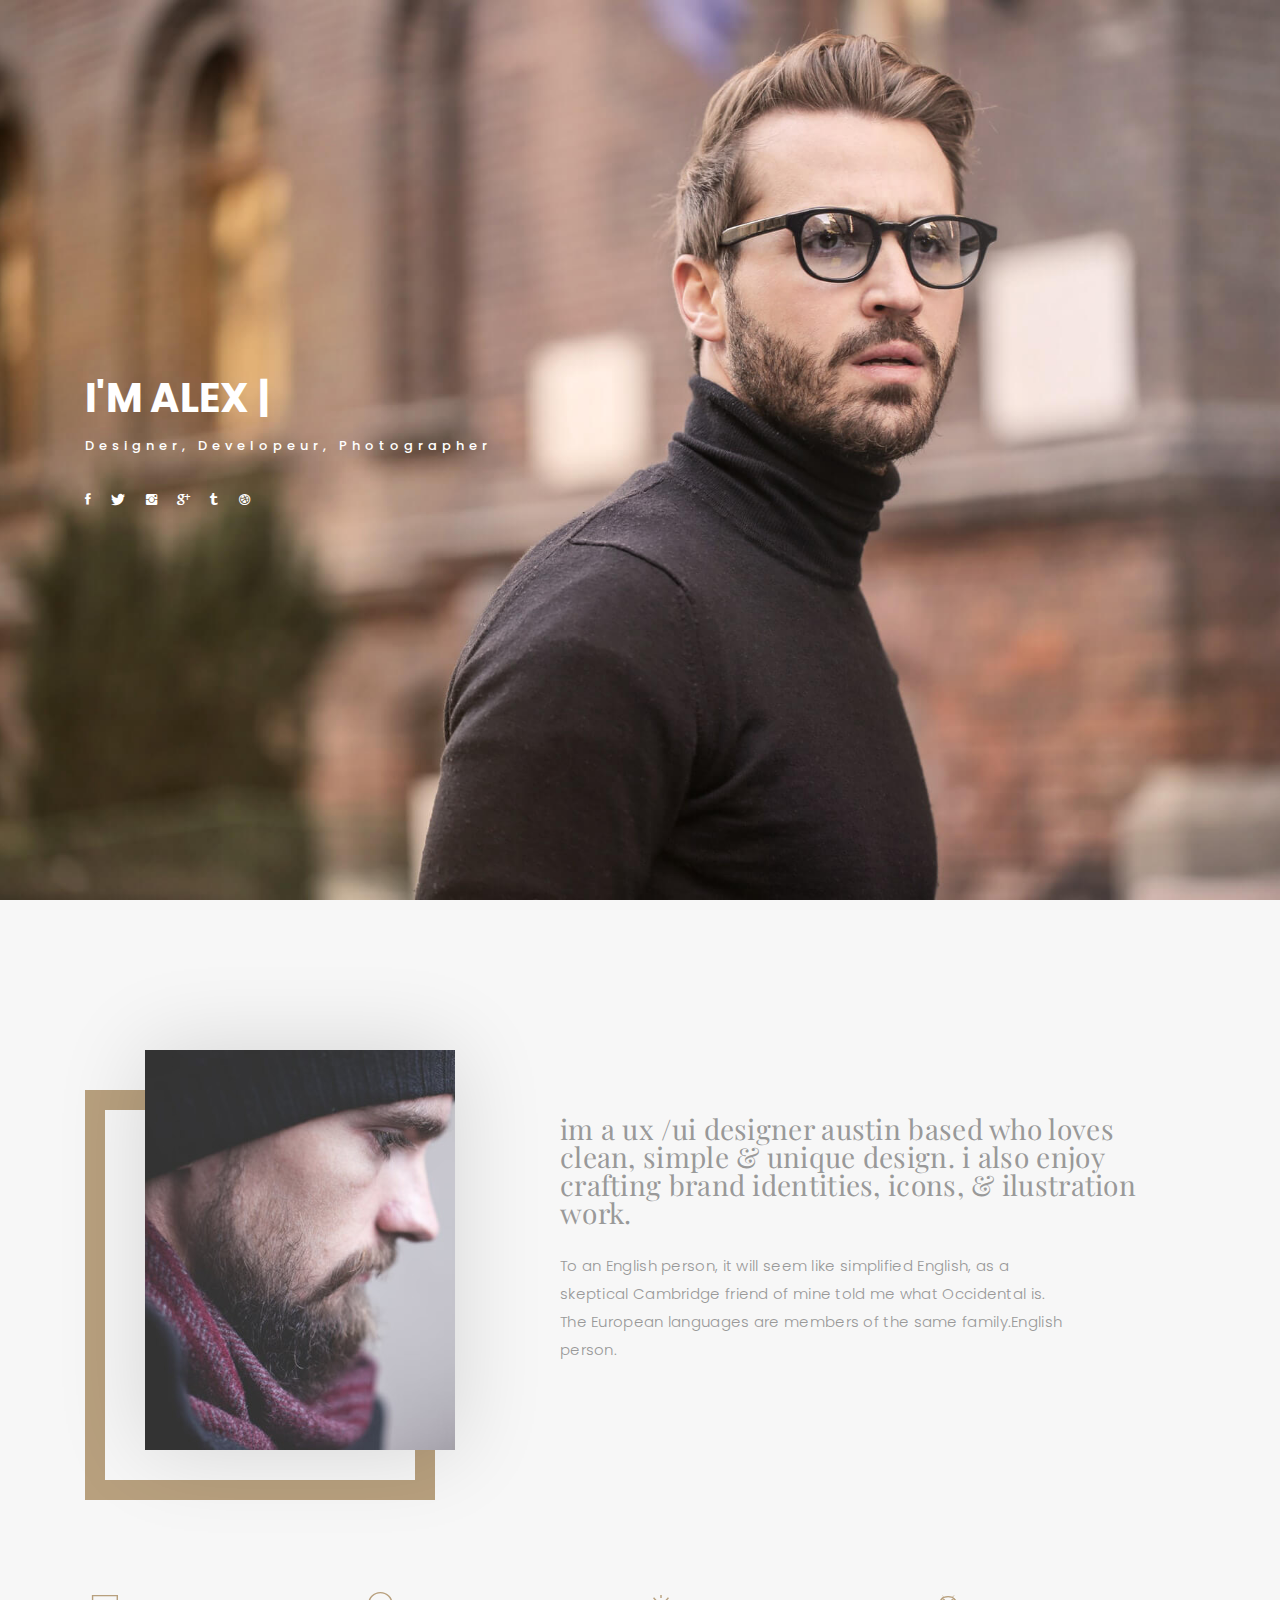
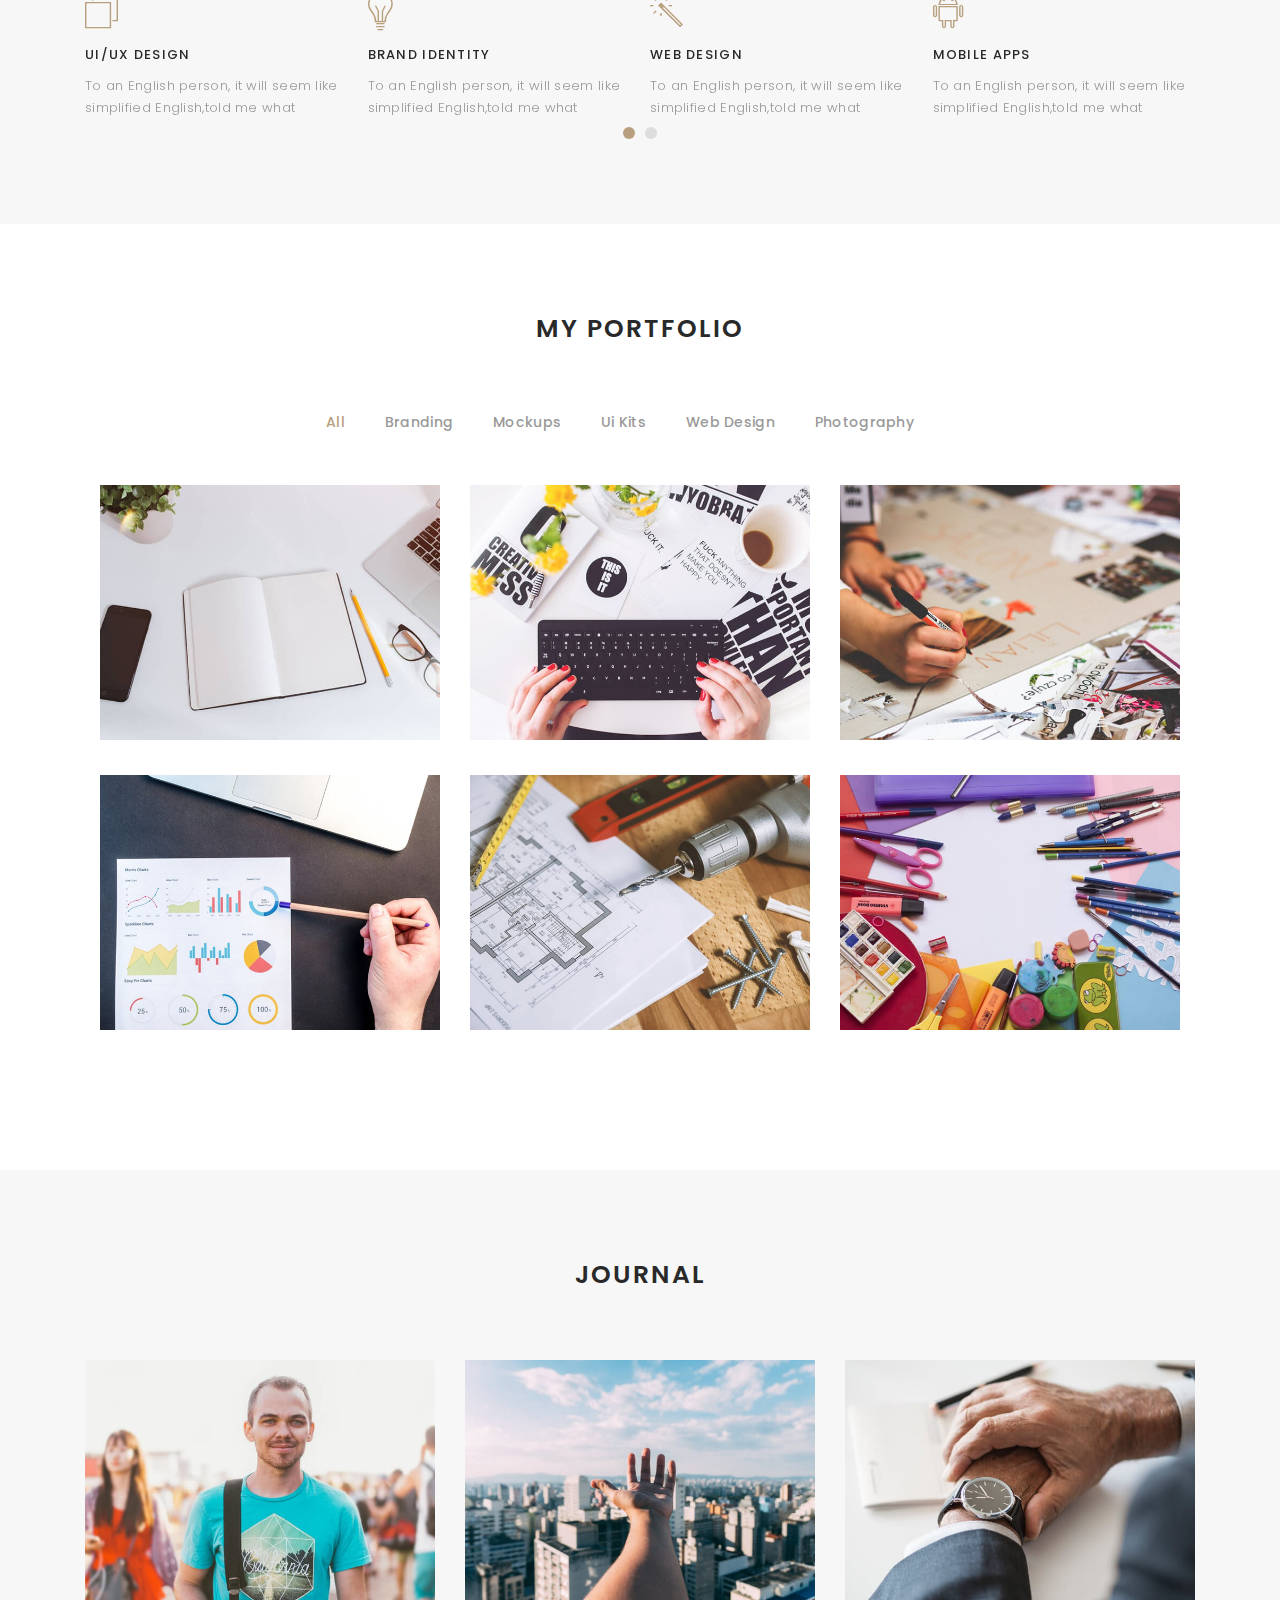
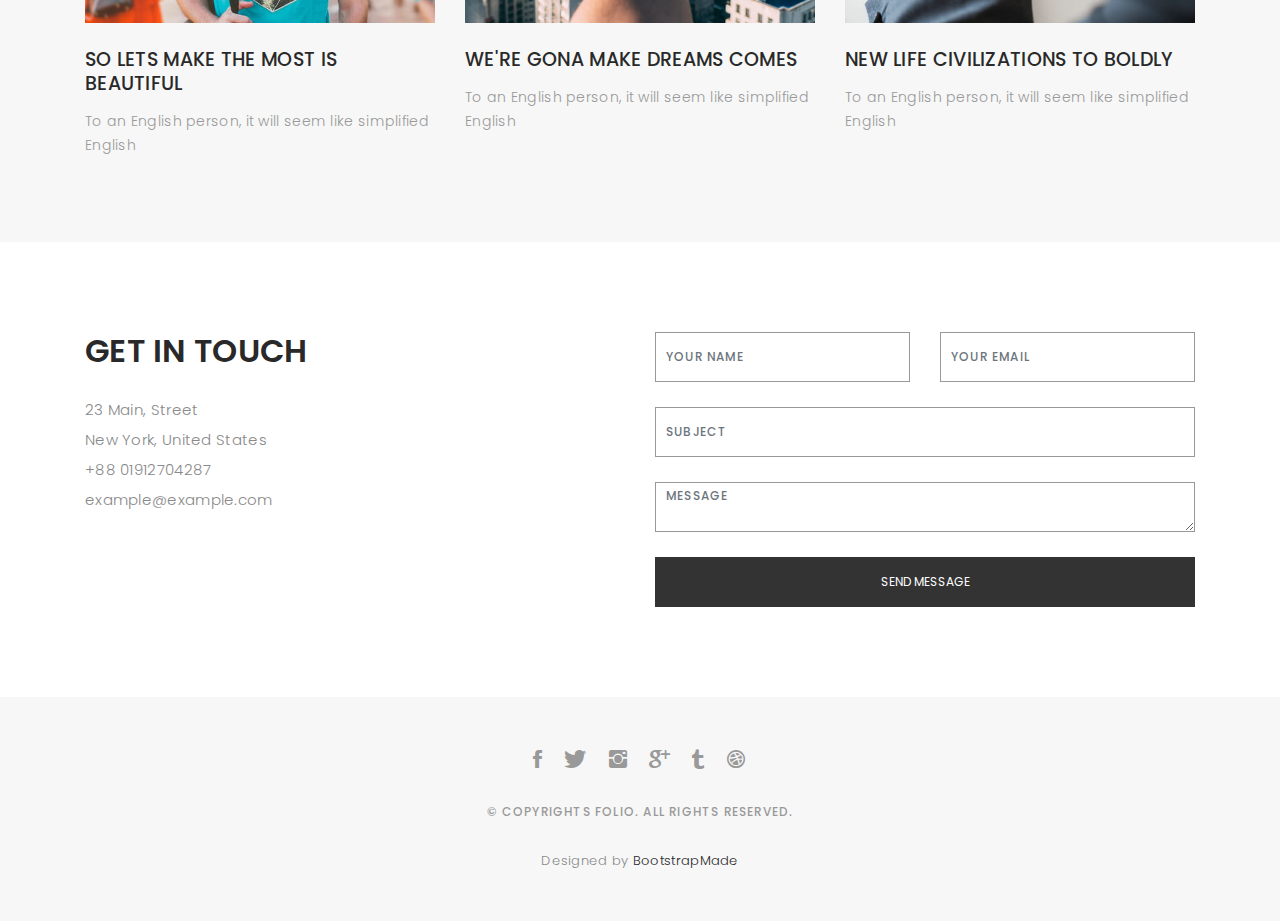
<file: portfolio_template/Folio/index.html>
<!DOCTYPE html>
<html lang="en">

<head>
  <!-- meta -->
  <meta charset="utf-8">
  <meta content="width=device-width, initial-scale=1.0" name="viewport">

  <title>Folio - Personal Portfolio Template</title>
  <meta content="" name="keywords">
  <meta content="" name="description">

  <!-- Google Fonts -->
  <link href="https://fonts.googleapis.com/css?family=Poppins:300,300i,400,400i,500,500i,600,600i,700,700i|Playfair+Display:400,400i,700,700i,900,900i" rel="stylesheet">

  <!-- Bootstrap CSS File -->
  <link href="lib/bootstrap/css/bootstrap.min.css" rel="stylesheet">

  <!-- Libraries CSS Files -->
  <link href="lib/ionicons/css/ionicons.min.css" rel="stylesheet">
  <link href="lib/owlcarousel/assets/owl.carousel.min.css" rel="stylesheet">
  <link href="lib/magnific-popup/magnific-popup.css" rel="stylesheet">
  <link href="lib/hover/hover.min.css" rel="stylesheet">

  <!-- Main Stylesheet File -->
  <link href="css/style.css" rel="stylesheet">

  <!-- Responsive css -->
  <link href="css/responsive.css" rel="stylesheet">

  <!-- Favicon -->
  <link rel="shortcut icon" href="images/favicon.png">

  <!-- =======================================================
    Theme Name: Folio
    Theme URL: https://bootstrapmade.com/folio-bootstrap-portfolio-template/
    Author: BootstrapMade.com
    Author URL: https://bootstrapmade.com
  ======================================================= -->
</head>

<body>

  <!-- start section navbar -->
  <nav id="main-nav">
    <div class="row">
      <div class="container">

        <div class="logo">
          <a href="index.html"><img src="images/logo.png" alt="logo"></a>
        </div>

        <div class="responsive"><i data-icon="m" class="ion-navicon-round"></i></div>

        <ul class="nav-menu list-unstyled">
          <li><a href="#header" class="smoothScroll">Home</a></li>
          <li><a href="#about" class="smoothScroll">About</a></li>
          <li><a href="#portfolio" class="smoothScroll">Portfolio</a></li>
          <li><a href="#journal" class="smoothScroll">Blog</a></li>
          <li><a href="#contact" class="smoothScroll">Contact</a></li>
        </ul>

      </div>
    </div>
  </nav>
  <!-- End section navbar -->


  <!-- start section header -->
  <div id="header" class="home">

    <div class="container">
      <div class="header-content">
        <h1>I'm <span class="typed"></span></h1>
        <p>designer, developeur, photographer</p>

        <ul class="list-unstyled list-social">
          <li><a href="#"><i class="ion-social-facebook"></i></a></li>
          <li><a href="#"><i class="ion-social-twitter"></i></a></li>
          <li><a href="#"><i class="ion-social-instagram"></i></a></li>
          <li><a href="#"><i class="ion-social-googleplus"></i></a></li>
          <li><a href="#"><i class="ion-social-tumblr"></i></a></li>
          <li><a href="#"><i class="ion-social-dribbble"></i></a></li>
        </ul>
      </div>
    </div>
  </div>
  <!-- End section header -->


  <!-- start section about us -->
  <div id="about" class="paddsection">
    <div class="container">
      <div class="row justify-content-between">

        <div class="col-lg-4 ">
          <div class="div-img-bg">
            <div class="about-img">
              <img src="images/me.jpg" class="img-responsive" alt="me">
            </div>
          </div>
        </div>

        <div class="col-lg-7">
          <div class="about-descr">

            <p class="p-heading">im a ux /ui designer austin based who loves clean, simple & unique design. i also enjoy crafting brand identities, icons, & ilustration work. </p>
            <p class="separator">To an English person, it will seem like simplified English, as a skeptical Cambridge friend of mine told me what Occidental is. The European languages are members of the same family.English person.</p>

          </div>

        </div>
      </div>
    </div>
  </div>
  <!-- end section about us -->


  <!-- start section services -->
  <div id="services">
    <div class="container">

        <div class="services-carousel owl-theme">

          <div class="services-block">

            <i class="ion-ios-browsers-outline"></i>
            <span>UI/UX DESIGN</span>
            <p class="separator">To an English person, it will seem like simplified English,told me what </p>

          </div>

          <div class="services-block">

            <i class="ion-ios-lightbulb-outline"></i>
            <span>BRAND IDENTITY</span>
            <p class="separator">To an English person, it will seem like simplified English,told me what </p>

          </div>

          <div class="services-block">

            <i class="ion-ios-color-wand-outline"></i>
            <span>WEB DESIGN</span>
            <p class="separator">To an English person, it will seem like simplified English,told me what </p>

          </div>

          <div class="services-block">

            <i class="ion-social-android-outline"></i>
            <span>MOBILE APPS</span>
            <p class="separator">To an English person, it will seem like simplified English,told me what </p>

          </div>

          <div class="services-block">

            <i class="ion-ios-analytics-outline"></i>
            <span>Analytics</span>
            <p class="separator">To an English person, it will seem like simplified English,told me what </p>

          </div>

          <div class="services-block">

            <i class="ion-ios-camera-outline"></i>
            <span>PHOTOGRAPHY</span>
            <p class="separator">To an English person, it will seem like simplified English,told me what </p>

          </div>

        </div>

    </div>

  </div>
  <!-- end section services -->


  <!-- start section portfolio -->
  <div id="portfolio" class="text-center paddsection">

    <div class="container">
      <div class="section-title text-center">
        <h2>My Portfolio</h2>
      </div>
    </div>

    <div class="container">
      <div class="row">
        <div class="col-md-12">

          <div class="portfolio-list">

            <ul class="nav list-unstyled" id="portfolio-flters">
              <li class="filter filter-active" data-filter=".all">all</li>
              <li class="filter" data-filter=".branding">branding</li>
              <li class="filter" data-filter=".mockups">mockups</li>
              <li class="filter" data-filter=".uikits">ui kits</li>
              <li class="filter" data-filter=".webdesign">web design</li>
              <li class="filter" data-filter=".photography">photography</li>
            </ul>

          </div>

          <div class="portfolio-container">

            <div class="col-lg-4 col-md-6 portfolio-thumbnail all branding uikits webdesign">
              <a class="popup-img" href="images/portfolio/1.jpg">
                <img src="images/portfolio/1.jpg" alt="img">
              </a>
            </div>

            <div class="col-lg-4 col-md-6 portfolio-thumbnail all mockups uikits photography">
              <a class="popup-img" href="images/portfolio/2.jpg">
                <img src="images/portfolio/2.jpg"  alt="img">
              </a>
            </div>

            <div class="col-lg-4 col-md-6 portfolio-thumbnail all branding webdesig photographyn">
              <a class="popup-img" href="images/portfolio/3.jpg">
                <img src="images/portfolio/3.jpg" alt="img">
              </a>
            </div>

            <div class="col-lg-4 col-md-6 portfolio-thumbnail all mockups webdesign photography">
              <a class="popup-img" href="images/portfolio/4.jpg">
                <img src="images/portfolio/4.jpg" alt="img">
              </a>
            </div>

            <div class="col-lg-4 col-md-6 portfolio-thumbnail all branding uikits photography">
              <a class="popup-img" href="images/portfolio/5.jpg">
                <img src="images/portfolio/5.jpg" alt="img">
              </a>
            </div>

            <div class="col-lg-4 col-md-6 portfolio-thumbnail all mockups uikits webdesign">
              <a class="popup-img" href="images/portfolio/6.jpg">
                <img src="images/portfolio/6.jpg" alt="img">
              </a>
            </div>

          </div>
        </div>
      </div>
    </div>

  </div>
  <!-- End section portfolio -->


  <!-- start section journal -->
  <div id="journal" class="text-left paddsection">

    <div class="container">
      <div class="section-title text-center">
        <h2>journal</h2>
      </div>
    </div>

    <div class="container">
      <div class="journal-block">
        <div class="row">

          <div class="col-lg-4 col-md-6">
            <div class="journal-info">

              <a href="blog-single.html"><img src="images/blog-post-1.jpg" class="img-responsive" alt="img"></a>

              <div class="journal-txt">

                <h4><a href="blog-single.html">SO LETS MAKE THE MOST IS BEAUTIFUL</a></h4>
                <p class="separator">To an English person, it will seem like simplified English
                </p>

              </div>

            </div>
          </div>

          <div class="col-lg-4 col-md-6">
            <div class="journal-info">

              <a href="blog-single.html"><img src="images/blog-post-2.jpg" class="img-responsive" alt="img"></a>

              <div class="journal-txt">

                <h4><a href="#blog-single.html">WE'RE GONA MAKE DREAMS COMES</a></h4>
                <p class="separator">To an English person, it will seem like simplified English
                </p>

              </div>

            </div>
          </div>

          <div class="col-lg-4 col-md-6">
            <div class="journal-info">

              <a href="blog-single.html"><img src="images/blog-post-3.jpg" class="img-responsive" alt="img"></a>

              <div class="journal-txt">

                <h4><a href="blog-single.html">NEW LIFE CIVILIZATIONS TO BOLDLY</a></h4>
                <p class="separator">To an English person, it will seem like simplified English
                </p>

              </div>

            </div>
          </div>

        </div>
      </div>
    </div>

  </div>
  <!-- End section journal -->


  <!-- start sectoion contact -->
  <div id="contact" class="paddsection">
    <div class="container">
      <div class="contact-block1">
        <div class="row">

          <div class="col-lg-6">
            <div class="contact-contact">

              <h2 class="mb-30">GET IN TOUCH</h2>

              <ul class="contact-details">
                <li><span>23 Main, Street</span></li>
                <li><span>New York, United States</span></li>
                <li><span>+88 01912704287</span></li>
                <li><span>example@example.com</span></li>
              </ul>

            </div>
          </div>

          <div class="col-lg-6">
            <form action="" method="post" role="form" class="contactForm">
              <div class="row">

                <div id="sendmessage">Your message has been sent. Thank you!</div>
                <div id="errormessage"></div>

                <div class="col-lg-6">
                  <div class="form-group contact-block1">
                    <input type="text" name="name" class="form-control" id="name" placeholder="Your Name" data-rule="minlen:4" data-msg="Please enter at least 4 chars" />
                    <div class="validation"></div>
                  </div>
                </div>

                <div class="col-lg-6">
                  <div class="form-group">
                    <input type="email" class="form-control" name="email" id="email" placeholder="Your Email" data-rule="email" data-msg="Please enter a valid email" />
                    <div class="validation"></div>
                  </div>
                </div>

                <div class="col-lg-12">
                  <div class="form-group">
                    <input type="text" class="form-control" name="subject" id="subject" placeholder="Subject" data-rule="minlen:4" data-msg="Please enter at least 8 chars of subject" />
                    <div class="validation"></div>
                  </div>
                </div>

                <div class="col-lg-12">
                  <div class="form-group">
                    <textarea class="form-control" name="message" rows="12" data-rule="required" data-msg="Please write something for us" placeholder="Message"></textarea>
                    <div class="validation"></div>
                  </div>
                </div>

                <div class="col-lg-12">
                  <input type="submit" class="btn btn-defeault btn-send" value="Send message">
                </div>

              </div>
            </form>
          </div>
        </div>
      </div>
    </div>
  </div>
  <!-- start sectoion contact -->


  <!-- start section footer -->
  <div id="footer" class="text-center">
    <div class="container">
      <div class="socials-media text-center">

        <ul class="list-unstyled">
          <li><a href="#"><i class="ion-social-facebook"></i></a></li>
          <li><a href="#"><i class="ion-social-twitter"></i></a></li>
          <li><a href="#"><i class="ion-social-instagram"></i></a></li>
          <li><a href="#"><i class="ion-social-googleplus"></i></a></li>
          <li><a href="#"><i class="ion-social-tumblr"></i></a></li>
          <li><a href="#"><i class="ion-social-dribbble"></i></a></li>
        </ul>

      </div>

      <p>&copy; Copyrights Folio. All rights reserved.</p>

      <div class="credits">
        <!--
          All the links in the footer should remain intact.
          You can delete the links only if you purchased the pro version.
          Licensing information: https://bootstrapmade.com/license/
          Purchase the pro version with working PHP/AJAX contact form: https://bootstrapmade.com/buy/?theme=Folio
        -->
        Designed by <a href="https://bootstrapmade.com/">BootstrapMade</a>
      </div>

    </div>
  </div>
  <!-- End section footer -->

  <!-- JavaScript Libraries -->
  <script src="lib/jquery/jquery.min.js"></script>
  <script src="lib/jquery/jquery-migrate.min.js"></script>
  <script src="lib/bootstrap/js/bootstrap.bundle.min.js"></script>
  <script src="lib/typed/typed.js"></script>
  <script src="lib/owlcarousel/owl.carousel.min.js"></script>
  <script src="lib/magnific-popup/magnific-popup.min.js"></script>
  <script src="lib/isotope/isotope.pkgd.min.js"></script>

  <!-- Contact Form JavaScript File -->
  <script src="contactform/contactform.js"></script>

  <!-- Template Main Javascript File -->
  <script src="js/main.js"></script>

</body>

</html>
</file>
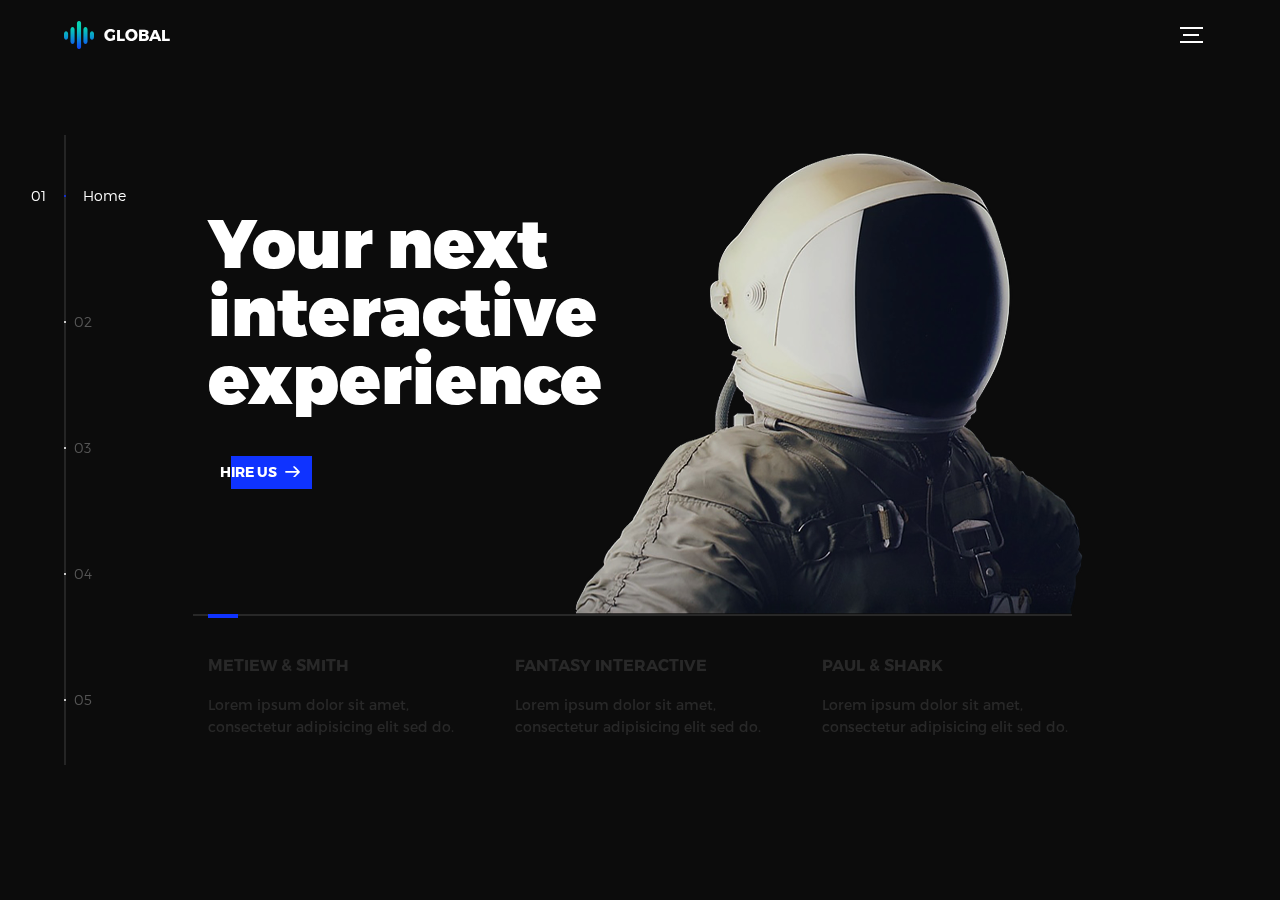
<file: portfolio_template/global-master/index.html>
<!DOCTYPE html>
<html lang="en">
<head>
  <title>Global</title>
  <meta charset="utf-8">
  <meta name="viewport" content="width=device-width, initial-scale=1">
  <meta http-equiv="X-UA-Compatible" content="IE=edge">
  <meta name="description" content="HTML5 website template">
  <meta name="keywords" content="global, template, html, sass, jquery">
  <meta name="author" content="Bucky Maler">
  <link rel="stylesheet" href="assets/css/main.css">
</head>
<body>

<!-- notification for small viewports and landscape oriented smartphones -->
<div class="device-notification">
  <a class="device-notification--logo" href="#0">
    <img src="assets/img/logo.png" alt="Global">
    <p>Global</p>
  </a>
  <p class="device-notification--message">Global has so much to offer that we must request you orient your device to portrait or find a larger screen. You won't be disappointed.</p>
</div>

<div class="perspective effect-rotate-left">
  <div class="container"><div class="outer-nav--return"></div>
    <div id="viewport" class="l-viewport">
      <div class="l-wrapper">
        <header class="header">
          <a class="header--logo" href="#0">
            <img src="assets/img/logo.png" alt="Global">
            <p>Global</p>
          </a>
          <button class="header--cta cta">Hire Us</button>
          <div class="header--nav-toggle">
            <span></span>
          </div>
        </header>
        <nav class="l-side-nav">
          <ul class="side-nav">
            <li class="is-active"><span>Home</span></li>
            <li><span>Works</span></li>
            <li><span>About</span></li>
            <li><span>Contact</span></li>
            <li><span>Hire us</span></li>
          </ul>
        </nav>
        <ul class="l-main-content main-content">
          <li class="l-section section section--is-active">
            <div class="intro">
              <div class="intro--banner">
                <h1>Your next<br>interactive<br>experience</h1>
                <button class="cta">Hire Us
                  <svg version="1.1" id="Layer_1" xmlns="http://www.w3.org/2000/svg" xmlns:xlink="http://www.w3.org/1999/xlink" x="0px" y="0px" viewBox="0 0 150 118" style="enable-background:new 0 0 150 118;" xml:space="preserve">
                  <g transform="translate(0.000000,118.000000) scale(0.100000,-0.100000)">
                    <path d="M870,1167c-34-17-55-57-46-90c3-15,81-100,194-211l187-185l-565-1c-431,0-571-3-590-13c-55-28-64-94-18-137c21-20,33-20,597-20h575l-192-193C800,103,794,94,849,39c20-20,39-29,61-29c28,0,63,30,298,262c147,144,272,271,279,282c30,51,23,60-219,304C947,1180,926,1196,870,1167z"/>
                  </g>
                  </svg>
                  <span class="btn-background"></span>
                </button>
                <img src="assets/img/introduction-visual.png" alt="Welcome">
              </div>
              <div class="intro--options">
                <a href="#0">
                  <h3>Metiew &amp; Smith</h3>
                  <p>Lorem ipsum dolor sit amet, consectetur adipisicing elit sed do.</p>
                </a>
                <a href="#0">
                  <h3>Fantasy interactive</h3>
                  <p>Lorem ipsum dolor sit amet, consectetur adipisicing elit sed do.</p>
                </a>
                <a href="#0">
                  <h3>Paul &amp; shark</h3>
                  <p>Lorem ipsum dolor sit amet, consectetur adipisicing elit sed do.</p>
                </a>
              </div>
            </div>
          </li>
          <li class="l-section section">
            <div class="work">
              <h2>Selected work</h2>
              <div class="work--lockup">
                <ul class="slider">
                  <li class="slider--item slider--item-left">
                    <a href="#0">
                      <div class="slider--item-image">
                        <img src="assets/img/work-victory.jpg" alt="Victory">
                      </div>
                      <p class="slider--item-title">Victory</p>
                      <p class="slider--item-description">Lorem ipsum dolor sit amet, consectetur adipisicing elit sed do.</p>
                    </a>
                  </li>
                  <li class="slider--item slider--item-center">
                    <a href="#0">
                      <div class="slider--item-image">
                        <img src="assets/img/work-metiew-smith.jpg" alt="Metiew and Smith">
                      </div>
                      <p class="slider--item-title">Metiew &amp; Smith</p>
                      <p class="slider--item-description">Lorem ipsum dolor sit amet, consectetur adipisicing elit sed do.</p>
                    </a>
                  </li>
                  <li class="slider--item slider--item-right">
                    <a href="#0">
                      <div class="slider--item-image">
                        <img src="assets/img/work-alex-nowak.jpg" alt="Alex Nowak">
                      </div>
                      <p class="slider--item-title">Alex Nowak</p>
                      <p class="slider--item-description">Lorem ipsum dolor sit amet, consectetur adipisicing elit sed do.</p>
                    </a>
                  </li>
                </ul>
                <div class="slider--prev">
                  <svg version="1.1" id="Layer_1" xmlns="http://www.w3.org/2000/svg" xmlns:xlink="http://www.w3.org/1999/xlink" x="0px" y="0px"
                  viewBox="0 0 150 118" style="enable-background:new 0 0 150 118;" xml:space="preserve">
                  <g transform="translate(0.000000,118.000000) scale(0.100000,-0.100000)">
                    <path d="M561,1169C525,1155,10,640,3,612c-3-13,1-36,8-52c8-15,134-145,281-289C527,41,562,10,590,10c22,0,41,9,61,29
                    c55,55,49,64-163,278L296,510h575c564,0,576,0,597,20c46,43,37,109-18,137c-19,10-159,13-590,13l-565,1l182,180
                    c101,99,187,188,193,199c16,30,12,57-12,84C631,1174,595,1183,561,1169z"/>
                  </g>
                  </svg>
                </div>
                <div class="slider--next">
                  <svg version="1.1" id="Layer_1" xmlns="http://www.w3.org/2000/svg" xmlns:xlink="http://www.w3.org/1999/xlink" x="0px" y="0px" viewBox="0 0 150 118" style="enable-background:new 0 0 150 118;" xml:space="preserve">
                  <g transform="translate(0.000000,118.000000) scale(0.100000,-0.100000)">
                    <path d="M870,1167c-34-17-55-57-46-90c3-15,81-100,194-211l187-185l-565-1c-431,0-571-3-590-13c-55-28-64-94-18-137c21-20,33-20,597-20h575l-192-193C800,103,794,94,849,39c20-20,39-29,61-29c28,0,63,30,298,262c147,144,272,271,279,282c30,51,23,60-219,304C947,1180,926,1196,870,1167z"/>
                  </g>
                  </svg>
                </div>
              </div>
            </div>
          </li>
          <li class="l-section section">
            <div class="about">
              <div class="about--banner">
                <h2>We<br>believe in<br>passionate<br>people</h2>
                <a href="#0">Career
                  <span>
                    <svg version="1.1" id="Layer_1" xmlns="http://www.w3.org/2000/svg" xmlns:xlink="http://www.w3.org/1999/xlink" x="0px" y="0px" viewBox="0 0 150 118" style="enable-background:new 0 0 150 118;" xml:space="preserve">
                    <g transform="translate(0.000000,118.000000) scale(0.100000,-0.100000)">
                      <path d="M870,1167c-34-17-55-57-46-90c3-15,81-100,194-211l187-185l-565-1c-431,0-571-3-590-13c-55-28-64-94-18-137c21-20,33-20,597-20h575l-192-193C800,103,794,94,849,39c20-20,39-29,61-29c28,0,63,30,298,262c147,144,272,271,279,282c30,51,23,60-219,304C947,1180,926,1196,870,1167z"/>
                    </g>
                    </svg>
                  </span>
                </a>
                <img src="assets/img/about-visual.png" alt="About Us">
              </div>
              <div class="about--options">
                <a href="#0">
                  <h3>Winners</h3>
                </a>
                <a href="#0">
                  <h3>Philosophy</h3>
                </a>
                <a href="#0">
                  <h3>History</h3>
                </a>
              </div>
            </div>
          </li>
          <li class="l-section section">
            <div class="contact">
              <div class="contact--lockup">
                <div class="modal">
                  <div class="modal--information">
                    <p>Pawia 5, 31-154 Kraków, Poland</p>
                    <a href="mailto:ouremail@gmail.com">ouremail@gmail.com</a>
                    <a href="tel:+148126287560">+48 12 628 75 60</a>
                  </div>
                  <ul class="modal--options">
                    <li><a href="#0">Bēhance</a></li>
                    <li><a href="#0">dribbble</a></li>
                    <li><a href="mailto:ouremail@gmail.com">Contact Us</a></li>
                  </ul>
                </div>
              </div>
            </div>
          </li>
          <li class="l-section section">
            <div class="hire">
              <h2>You want us to do</h2>
              <!-- checkout formspree.io for easy form setup -->
              <form class="work-request">
                <div class="work-request--options">
                  <span class="options-a">
                    <input id="opt-1" type="checkbox" value="app design">
                    <label for="opt-1">
                      <svg version="1.1" id="Layer_1" xmlns="http://www.w3.org/2000/svg" xmlns:xlink="http://www.w3.org/1999/xlink" x="0px" y="0px"
                      viewBox="0 0 150 111" style="enable-background:new 0 0 150 111;" xml:space="preserve">
                      <g transform="translate(0.000000,111.000000) scale(0.100000,-0.100000)">
                        <path d="M950,705L555,310L360,505C253,612,160,700,155,700c-6,0-44-34-85-75l-75-75l278-278L550-5l475,475c261,261,475,480,475,485c0,13-132,145-145,145C1349,1100,1167,922,950,705z"/>
                      </g>
                      </svg>
                      App Design
                    </label>
                    <input id="opt-2" type="checkbox" value="graphic design">
                    <label for="opt-2">
                      <svg version="1.1" id="Layer_1" xmlns="http://www.w3.org/2000/svg" xmlns:xlink="http://www.w3.org/1999/xlink" x="0px" y="0px"
                      viewBox="0 0 150 111" style="enable-background:new 0 0 150 111;" xml:space="preserve">
                      <g transform="translate(0.000000,111.000000) scale(0.100000,-0.100000)">
                        <path d="M950,705L555,310L360,505C253,612,160,700,155,700c-6,0-44-34-85-75l-75-75l278-278L550-5l475,475c261,261,475,480,475,485c0,13-132,145-145,145C1349,1100,1167,922,950,705z"/>
                      </g>
                      </svg>
                      Graphic Design
                    </label>
                    <input id="opt-3" type="checkbox" value="motion design">
                    <label for="opt-3">
                      <svg version="1.1" id="Layer_1" xmlns="http://www.w3.org/2000/svg" xmlns:xlink="http://www.w3.org/1999/xlink" x="0px" y="0px"
                      viewBox="0 0 150 111" style="enable-background:new 0 0 150 111;" xml:space="preserve">
                      <g transform="translate(0.000000,111.000000) scale(0.100000,-0.100000)">
                        <path d="M950,705L555,310L360,505C253,612,160,700,155,700c-6,0-44-34-85-75l-75-75l278-278L550-5l475,475c261,261,475,480,475,485c0,13-132,145-145,145C1349,1100,1167,922,950,705z"/>
                      </g>
                      </svg>
                      Motion Design
                    </label>
                  </span>
                  <span class="options-b">
                    <input id="opt-4" type="checkbox" value="ux design">
                    <label for="opt-4">
                      <svg version="1.1" id="Layer_1" xmlns="http://www.w3.org/2000/svg" xmlns:xlink="http://www.w3.org/1999/xlink" x="0px" y="0px"
                      viewBox="0 0 150 111" style="enable-background:new 0 0 150 111;" xml:space="preserve">
                      <g transform="translate(0.000000,111.000000) scale(0.100000,-0.100000)">
                        <path d="M950,705L555,310L360,505C253,612,160,700,155,700c-6,0-44-34-85-75l-75-75l278-278L550-5l475,475c261,261,475,480,475,485c0,13-132,145-145,145C1349,1100,1167,922,950,705z"/>
                      </g>
                      </svg>
                      UX Design
                    </label>
                    <input id="opt-5" type="checkbox" value="webdesign">
                    <label for="opt-5">
                      <svg version="1.1" id="Layer_1" xmlns="http://www.w3.org/2000/svg" xmlns:xlink="http://www.w3.org/1999/xlink" x="0px" y="0px"
                      viewBox="0 0 150 111" style="enable-background:new 0 0 150 111;" xml:space="preserve">
                      <g transform="translate(0.000000,111.000000) scale(0.100000,-0.100000)">
                        <path d="M950,705L555,310L360,505C253,612,160,700,155,700c-6,0-44-34-85-75l-75-75l278-278L550-5l475,475c261,261,475,480,475,485c0,13-132,145-145,145C1349,1100,1167,922,950,705z"/>
                      </g>
                      </svg>
                      Webdesign
                    </label>
                    <input id="opt-6" type="checkbox" value="marketing">
                    <label for="opt-6">
                      <svg version="1.1" id="Layer_1" xmlns="http://www.w3.org/2000/svg" xmlns:xlink="http://www.w3.org/1999/xlink" x="0px" y="0px"
                      viewBox="0 0 150 111" style="enable-background:new 0 0 150 111;" xml:space="preserve">
                      <g transform="translate(0.000000,111.000000) scale(0.100000,-0.100000)">
                        <path d="M950,705L555,310L360,505C253,612,160,700,155,700c-6,0-44-34-85-75l-75-75l278-278L550-5l475,475c261,261,475,480,475,485c0,13-132,145-145,145C1349,1100,1167,922,950,705z"/>
                      </g>
                      </svg>
                      Marketing
                    </label>
                  </span>
                </div>
                <div class="work-request--information">
                  <div class="information-name">
                    <input id="name" type="text" spellcheck="false">
                    <label for="name">Name</label>
                  </div>
                  <div class="information-email">
                    <input id="email" type="email" spellcheck="false">
                    <label for="email">Email</label>
                  </div>
                </div>
                <input type="submit" value="Send Request">
              </form>
            </div>
          </li>
        </ul>
      </div>
    </div>
  </div>
  <ul class="outer-nav">
    <li class="is-active">Home</li>
    <li>Works</li>
    <li>About</li>
    <li>Contact</li>
    <li>Hire us</li>
  </ul>
</div>

<script src="https://ajax.googleapis.com/ajax/libs/jquery/2.2.4/jquery.min.js"></script>
<script>window.jQuery || document.write('<script src="assets/js/vendor/jquery-2.2.4.min.js"><\/script>')</script>
<script src="assets/js/functions-min.js"></script>
</body>
</html>
</file>
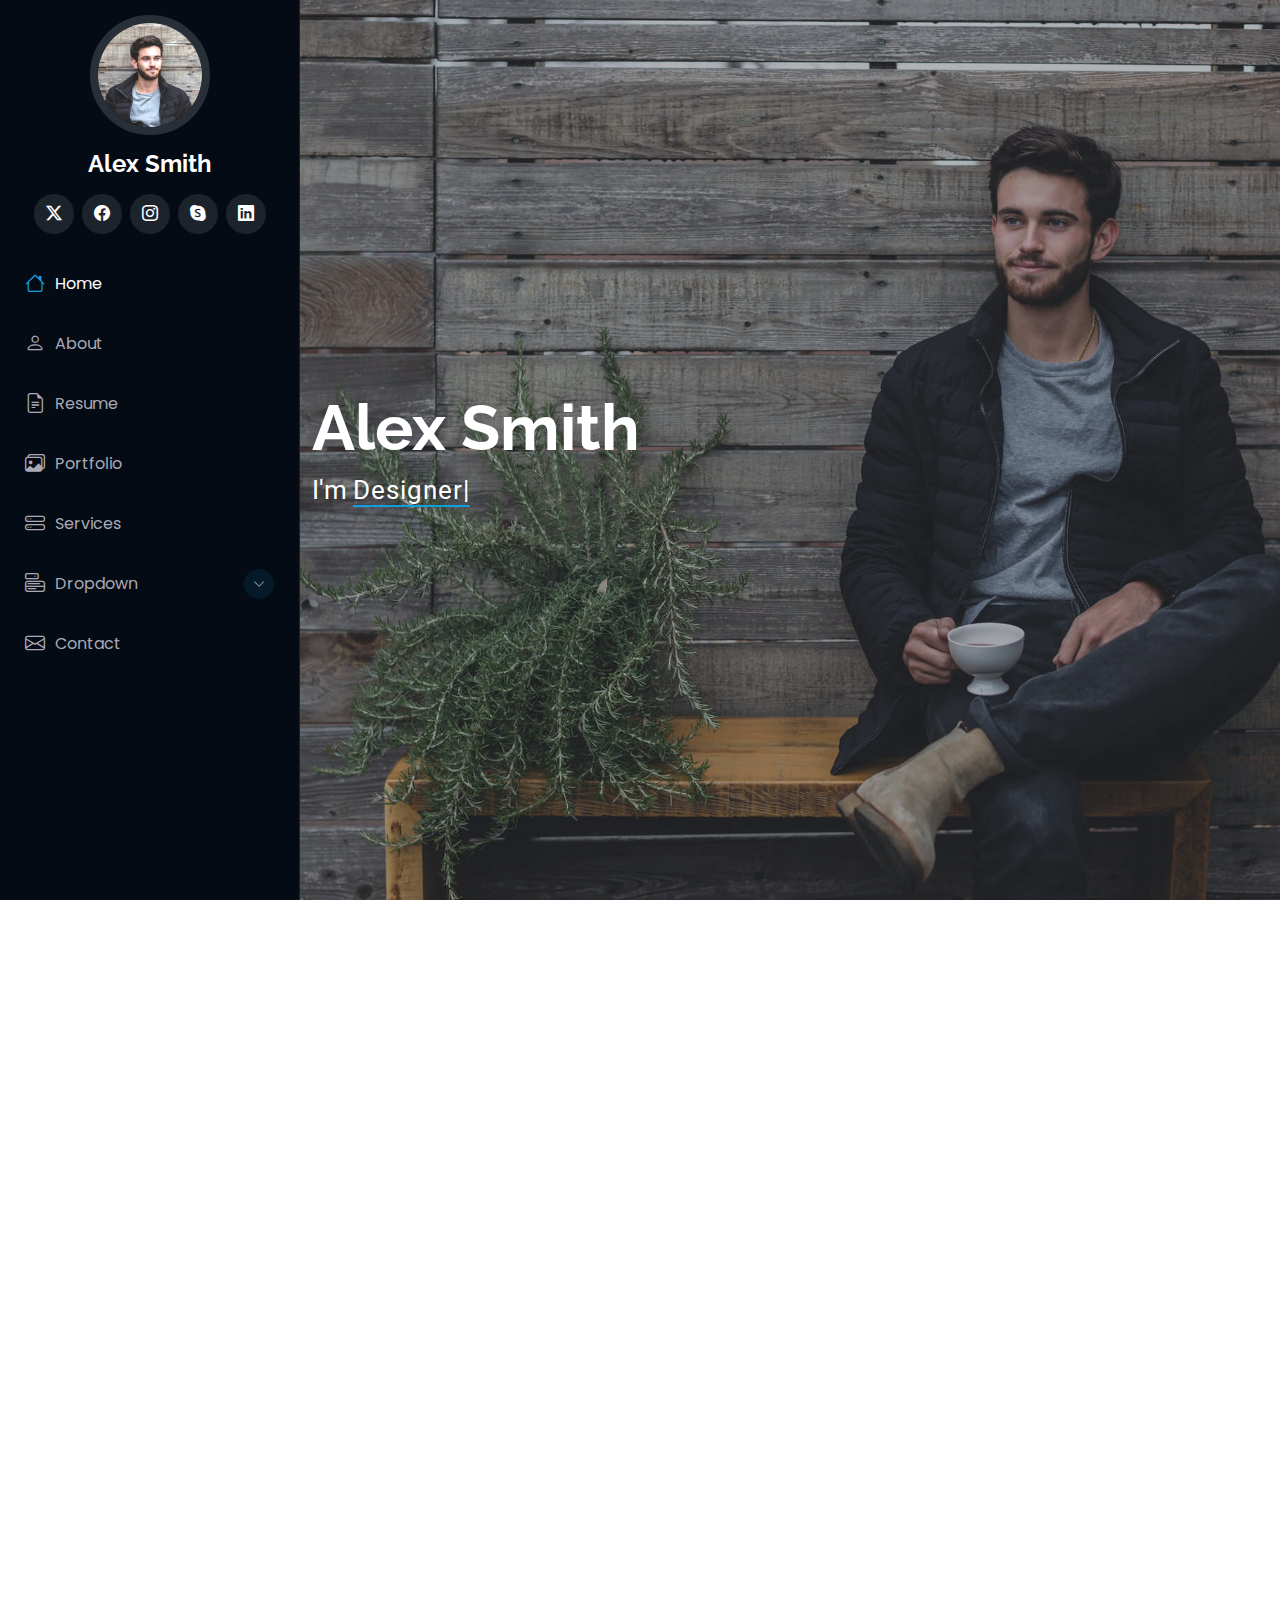
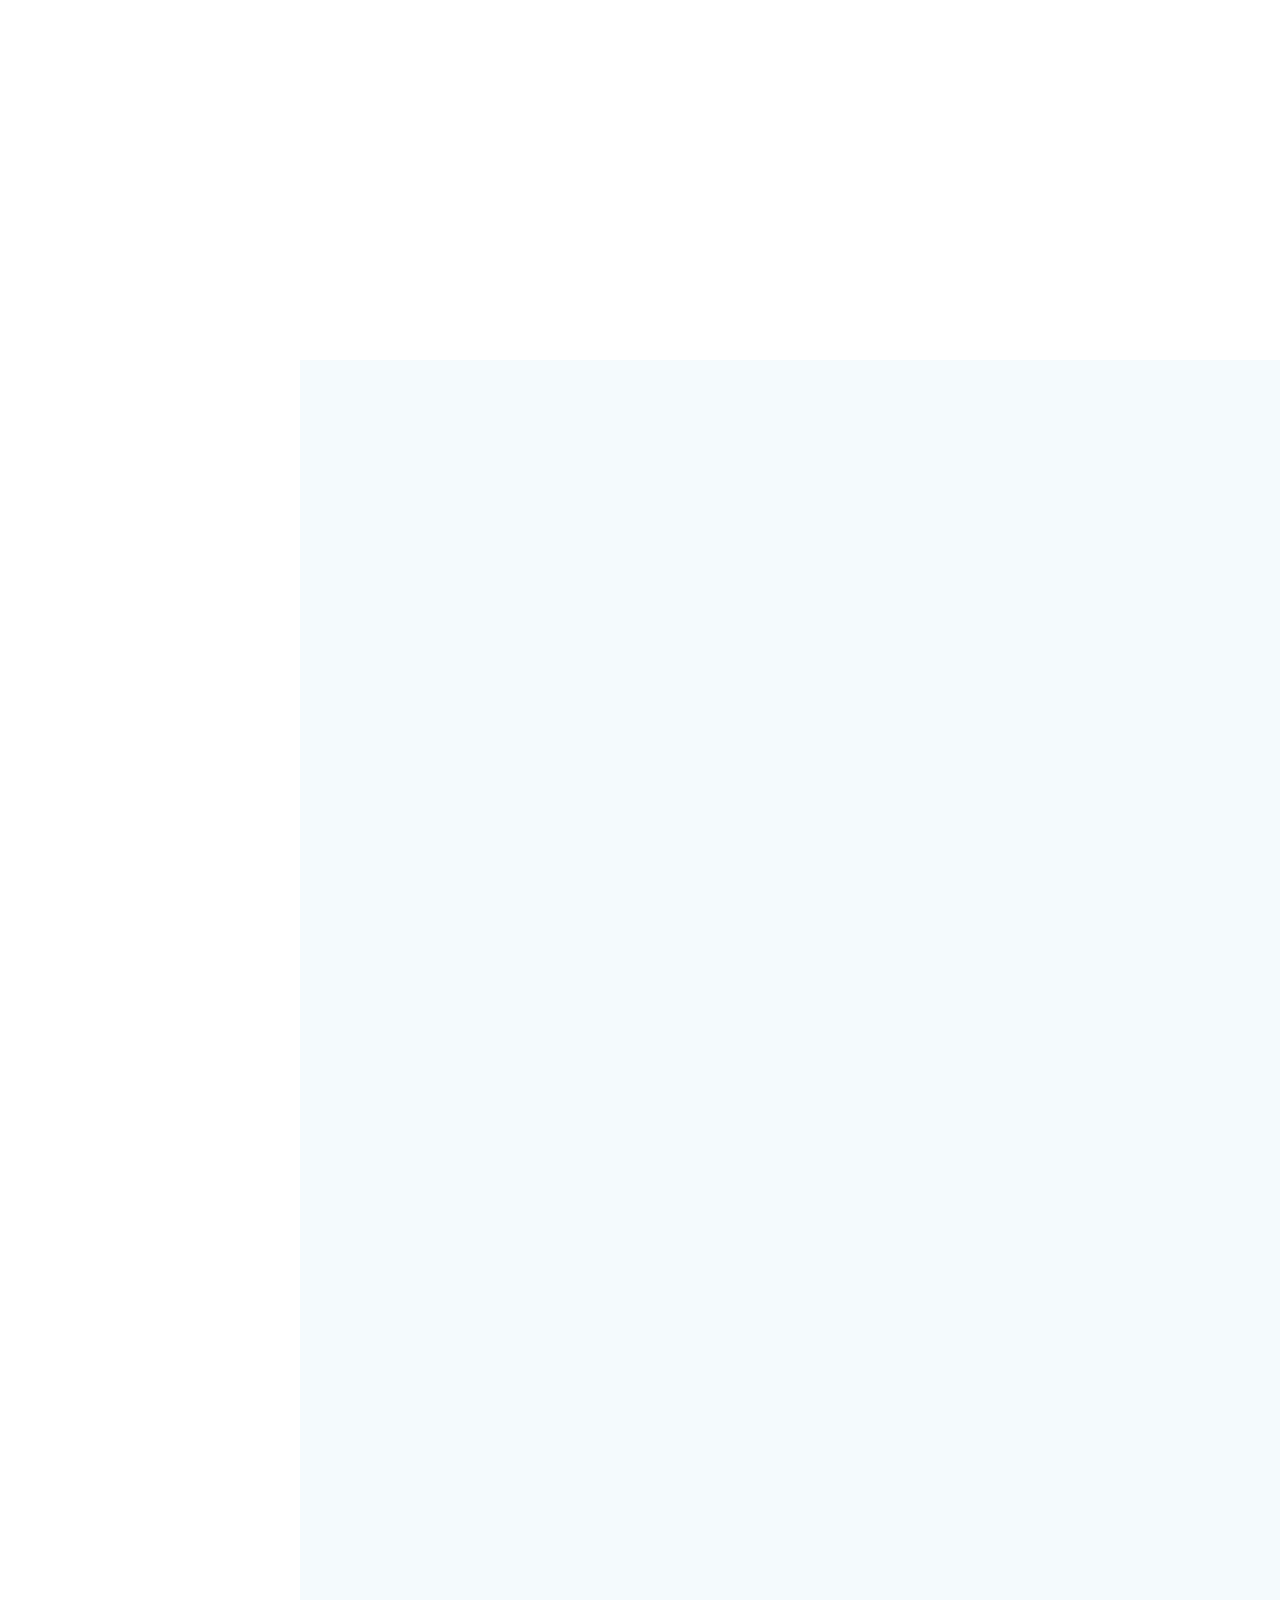
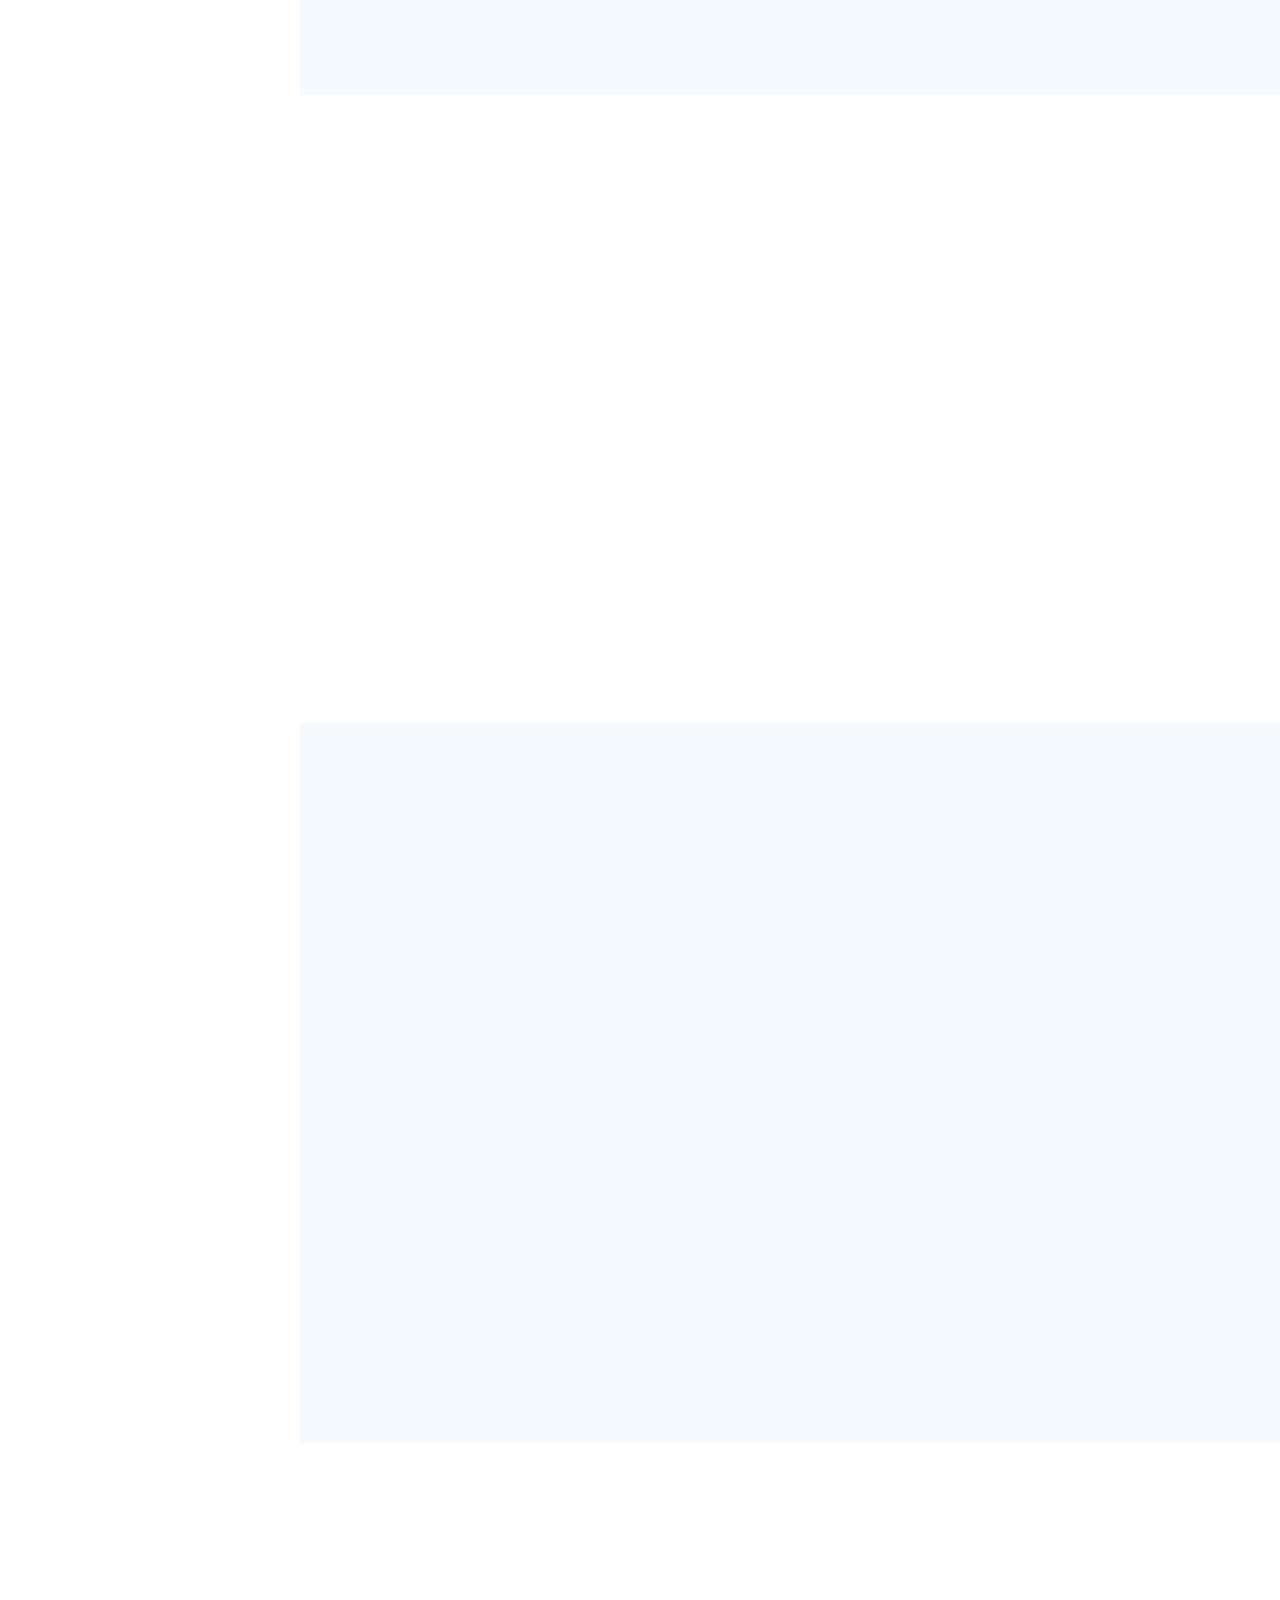
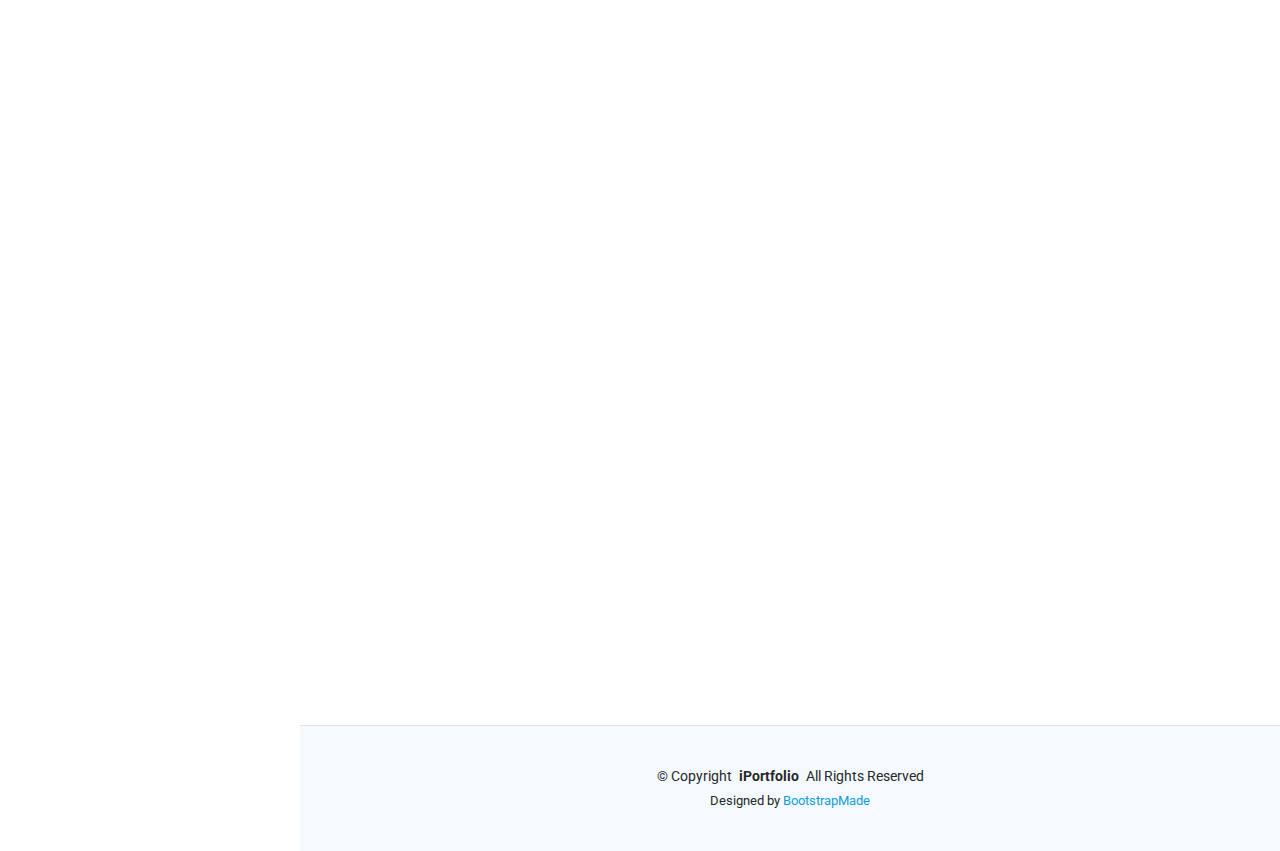
<file: portfolio_template/iPortfolio/index.html>
<!DOCTYPE html>
<html lang="en">

<head>
  <meta charset="utf-8">
  <meta content="width=device-width, initial-scale=1.0" name="viewport">
  <title>Index - iPortfolio Bootstrap Template</title>
  <meta content="" name="description">
  <meta content="" name="keywords">

  <!-- Favicons -->
  <link href="assets/img/favicon.png" rel="icon">
  <link href="assets/img/apple-touch-icon.png" rel="apple-touch-icon">

  <!-- Fonts -->
  <link href="https://fonts.googleapis.com" rel="preconnect">
  <link href="https://fonts.gstatic.com" rel="preconnect" crossorigin>
  <link href="https://fonts.googleapis.com/css2?family=Roboto:ital,wght@0,100;0,300;0,400;0,500;0,700;0,900;1,100;1,300;1,400;1,500;1,700;1,900&family=Poppins:ital,wght@0,100;0,200;0,300;0,400;0,500;0,600;0,700;0,800;0,900;1,100;1,200;1,300;1,400;1,500;1,600;1,700;1,800;1,900&family=Raleway:ital,wght@0,100;0,200;0,300;0,400;0,500;0,600;0,700;0,800;0,900;1,100;1,200;1,300;1,400;1,500;1,600;1,700;1,800;1,900&display=swap" rel="stylesheet">

  <!-- Vendor CSS Files -->
  <link href="assets/vendor/bootstrap/css/bootstrap.min.css" rel="stylesheet">
  <link href="assets/vendor/bootstrap-icons/bootstrap-icons.css" rel="stylesheet">
  <link href="assets/vendor/aos/aos.css" rel="stylesheet">
  <link href="assets/vendor/glightbox/css/glightbox.min.css" rel="stylesheet">
  <link href="assets/vendor/swiper/swiper-bundle.min.css" rel="stylesheet">

  <!-- Main CSS File -->
  <link href="assets/css/main.css" rel="stylesheet">

  <!-- =======================================================
  * Template Name: iPortfolio
  * Template URL: https://bootstrapmade.com/iportfolio-bootstrap-portfolio-websites-template/
  * Updated: Jun 29 2024 with Bootstrap v5.3.3
  * Author: BootstrapMade.com
  * License: https://bootstrapmade.com/license/
  ======================================================== -->
</head>

<body class="index-page">

  <header id="header" class="header dark-background d-flex flex-column">
    <i class="header-toggle d-xl-none bi bi-list"></i>

    <div class="profile-img">
      <img src="assets/img/my-profile-img.jpg" alt="" class="img-fluid rounded-circle">
    </div>

    <a href="index.html" class="logo d-flex align-items-center justify-content-center">
      <!-- Uncomment the line below if you also wish to use an image logo -->
      <!-- <img src="assets/img/logo.png" alt=""> -->
      <h1 class="sitename">Alex Smith</h1>
    </a>

    <div class="social-links text-center">
      <a href="#" class="twitter"><i class="bi bi-twitter-x"></i></a>
      <a href="#" class="facebook"><i class="bi bi-facebook"></i></a>
      <a href="#" class="instagram"><i class="bi bi-instagram"></i></a>
      <a href="#" class="google-plus"><i class="bi bi-skype"></i></a>
      <a href="#" class="linkedin"><i class="bi bi-linkedin"></i></a>
    </div>

    <nav id="navmenu" class="navmenu">
      <ul>
        <li><a href="#hero" class="active"><i class="bi bi-house navicon"></i>Home</a></li>
        <li><a href="#about"><i class="bi bi-person navicon"></i> About</a></li>
        <li><a href="#resume"><i class="bi bi-file-earmark-text navicon"></i> Resume</a></li>
        <li><a href="#portfolio"><i class="bi bi-images navicon"></i> Portfolio</a></li>
        <li><a href="#services"><i class="bi bi-hdd-stack navicon"></i> Services</a></li>
        <li class="dropdown"><a href="#"><i class="bi bi-menu-button navicon"></i> <span>Dropdown</span> <i class="bi bi-chevron-down toggle-dropdown"></i></a>
          <ul>
            <li><a href="#">Dropdown 1</a></li>
            <li class="dropdown"><a href="#"><span>Deep Dropdown</span> <i class="bi bi-chevron-down toggle-dropdown"></i></a>
              <ul>
                <li><a href="#">Deep Dropdown 1</a></li>
                <li><a href="#">Deep Dropdown 2</a></li>
                <li><a href="#">Deep Dropdown 3</a></li>
                <li><a href="#">Deep Dropdown 4</a></li>
                <li><a href="#">Deep Dropdown 5</a></li>
              </ul>
            </li>
            <li><a href="#">Dropdown 2</a></li>
            <li><a href="#">Dropdown 3</a></li>
            <li><a href="#">Dropdown 4</a></li>
          </ul>
        </li>
        <li><a href="#contact"><i class="bi bi-envelope navicon"></i> Contact</a></li>
      </ul>
    </nav>

  </header>

  <main class="main">

    <!-- Hero Section -->
    <section id="hero" class="hero section dark-background">

      <img src="assets/img/hero-bg.jpg" alt="" data-aos="fade-in" class="">

      <div class="container" data-aos="fade-up" data-aos-delay="100">
        <h2>Alex Smith</h2>
        <p>I'm <span class="typed" data-typed-items="Designer, Developer, Freelancer, Photographer">Designer</span><span class="typed-cursor typed-cursor--blink" aria-hidden="true"></span><span class="typed-cursor typed-cursor--blink" aria-hidden="true"></span></p>
      </div>

    </section><!-- /Hero Section -->

    <!-- About Section -->
    <section id="about" class="about section">

      <!-- Section Title -->
      <div class="container section-title" data-aos="fade-up">
        <h2>About</h2>
        <p>Magnam dolores commodi suscipit. Necessitatibus eius consequatur ex aliquid fuga eum quidem. Sit sint consectetur velit. Quisquam quos quisquam cupiditate. Et nemo qui impedit suscipit alias ea. Quia fugiat sit in iste officiis commodi quidem hic quas.</p>
      </div><!-- End Section Title -->

      <div class="container" data-aos="fade-up" data-aos-delay="100">

        <div class="row gy-4 justify-content-center">
          <div class="col-lg-4">
            <img src="assets/img/my-profile-img.jpg" class="img-fluid" alt="">
          </div>
          <div class="col-lg-8 content">
            <h2>UI/UX Designer &amp; Web Developer.</h2>
            <p class="fst-italic py-3">
              Lorem ipsum dolor sit amet, consectetur adipiscing elit, sed do eiusmod tempor incididunt ut labore et dolore
              magna aliqua.
            </p>
            <div class="row">
              <div class="col-lg-6">
                <ul>
                  <li><i class="bi bi-chevron-right"></i> <strong>Birthday:</strong> <span>1 May 1995</span></li>
                  <li><i class="bi bi-chevron-right"></i> <strong>Website:</strong> <span>www.example.com</span></li>
                  <li><i class="bi bi-chevron-right"></i> <strong>Phone:</strong> <span>+123 456 7890</span></li>
                  <li><i class="bi bi-chevron-right"></i> <strong>City:</strong> <span>New York, USA</span></li>
                </ul>
              </div>
              <div class="col-lg-6">
                <ul>
                  <li><i class="bi bi-chevron-right"></i> <strong>Age:</strong> <span>30</span></li>
                  <li><i class="bi bi-chevron-right"></i> <strong>Degree:</strong> <span>Master</span></li>
                  <li><i class="bi bi-chevron-right"></i> <strong>Email:</strong> <span>email@example.com</span></li>
                  <li><i class="bi bi-chevron-right"></i> <strong>Freelance:</strong> <span>Available</span></li>
                </ul>
              </div>
            </div>
            <p class="py-3">
              Officiis eligendi itaque labore et dolorum mollitia officiis optio vero. Quisquam sunt adipisci omnis et ut. Nulla accusantium dolor incidunt officia tempore. Et eius omnis.
              Cupiditate ut dicta maxime officiis quidem quia. Sed et consectetur qui quia repellendus itaque neque.
            </p>
          </div>
        </div>

      </div>

    </section><!-- /About Section -->

    <!-- Stats Section -->
    <section id="stats" class="stats section">

      <div class="container" data-aos="fade-up" data-aos-delay="100">

        <div class="row gy-4">

          <div class="col-lg-3 col-md-6">
            <div class="stats-item">
              <i class="bi bi-emoji-smile"></i>
              <span data-purecounter-start="0" data-purecounter-end="232" data-purecounter-duration="1" class="purecounter"></span>
              <p><strong>Happy Clients</strong> <span>consequuntur quae</span></p>
            </div>
          </div><!-- End Stats Item -->

          <div class="col-lg-3 col-md-6">
            <div class="stats-item">
              <i class="bi bi-journal-richtext"></i>
              <span data-purecounter-start="0" data-purecounter-end="521" data-purecounter-duration="1" class="purecounter"></span>
              <p><strong>Projects</strong> <span>adipisci atque cum quia aut</span></p>
            </div>
          </div><!-- End Stats Item -->

          <div class="col-lg-3 col-md-6">
            <div class="stats-item">
              <i class="bi bi-headset"></i>
              <span data-purecounter-start="0" data-purecounter-end="1453" data-purecounter-duration="1" class="purecounter"></span>
              <p><strong>Hours Of Support</strong> <span>aut commodi quaerat</span></p>
            </div>
          </div><!-- End Stats Item -->

          <div class="col-lg-3 col-md-6">
            <div class="stats-item">
              <i class="bi bi-people"></i>
              <span data-purecounter-start="0" data-purecounter-end="32" data-purecounter-duration="1" class="purecounter"></span>
              <p><strong>Hard Workers</strong> <span>rerum asperiores dolor</span></p>
            </div>
          </div><!-- End Stats Item -->

        </div>

      </div>

    </section><!-- /Stats Section -->

    <!-- Skills Section -->
    <section id="skills" class="skills section light-background">

      <!-- Section Title -->
      <div class="container section-title" data-aos="fade-up">
        <h2>Skills</h2>
        <p>Necessitatibus eius consequatur ex aliquid fuga eum quidem sint consectetur velit</p>
      </div><!-- End Section Title -->

      <div class="container" data-aos="fade-up" data-aos-delay="100">

        <div class="row skills-content skills-animation">

          <div class="col-lg-6">

            <div class="progress">
              <span class="skill"><span>HTML</span> <i class="val">100%</i></span>
              <div class="progress-bar-wrap">
                <div class="progress-bar" role="progressbar" aria-valuenow="100" aria-valuemin="0" aria-valuemax="100"></div>
              </div>
            </div><!-- End Skills Item -->

            <div class="progress">
              <span class="skill"><span>CSS</span> <i class="val">90%</i></span>
              <div class="progress-bar-wrap">
                <div class="progress-bar" role="progressbar" aria-valuenow="90" aria-valuemin="0" aria-valuemax="100"></div>
              </div>
            </div><!-- End Skills Item -->

            <div class="progress">
              <span class="skill"><span>JavaScript</span> <i class="val">75%</i></span>
              <div class="progress-bar-wrap">
                <div class="progress-bar" role="progressbar" aria-valuenow="75" aria-valuemin="0" aria-valuemax="100"></div>
              </div>
            </div><!-- End Skills Item -->

          </div>

          <div class="col-lg-6">

            <div class="progress">
              <span class="skill"><span>PHP</span> <i class="val">80%</i></span>
              <div class="progress-bar-wrap">
                <div class="progress-bar" role="progressbar" aria-valuenow="80" aria-valuemin="0" aria-valuemax="100"></div>
              </div>
            </div><!-- End Skills Item -->

            <div class="progress">
              <span class="skill"><span>WordPress/CMS</span> <i class="val">90%</i></span>
              <div class="progress-bar-wrap">
                <div class="progress-bar" role="progressbar" aria-valuenow="90" aria-valuemin="0" aria-valuemax="100"></div>
              </div>
            </div><!-- End Skills Item -->

            <div class="progress">
              <span class="skill"><span>Photoshop</span> <i class="val">55%</i></span>
              <div class="progress-bar-wrap">
                <div class="progress-bar" role="progressbar" aria-valuenow="55" aria-valuemin="0" aria-valuemax="100"></div>
              </div>
            </div><!-- End Skills Item -->

          </div>

        </div>

      </div>

    </section><!-- /Skills Section -->

    <!-- Resume Section -->
    <section id="resume" class="resume section">

      <!-- Section Title -->
      <div class="container section-title" data-aos="fade-up">
        <h2>Resume</h2>
        <p>Magnam dolores commodi suscipit. Necessitatibus eius consequatur ex aliquid fuga eum quidem. Sit sint consectetur velit. Quisquam quos quisquam cupiditate. Et nemo qui impedit suscipit alias ea. Quia fugiat sit in iste officiis commodi quidem hic quas.</p>
      </div><!-- End Section Title -->

      <div class="container">

        <div class="row">

          <div class="col-lg-6" data-aos="fade-up" data-aos-delay="100">
            <h3 class="resume-title">Sumary</h3>

            <div class="resume-item pb-0">
              <h4>Brandon Johnson</h4>
              <p><em>Innovative and deadline-driven Graphic Designer with 3+ years of experience designing and developing user-centered digital/print marketing material from initial concept to final, polished deliverable.</em></p>
              <ul>
                <li>Portland par 127,Orlando, FL</li>
                <li>(123) 456-7891</li>
                <li>alice.barkley@example.com</li>
              </ul>
            </div><!-- Edn Resume Item -->

            <h3 class="resume-title">Education</h3>
            <div class="resume-item">
              <h4>Master of Fine Arts &amp; Graphic Design</h4>
              <h5>2015 - 2016</h5>
              <p><em>Rochester Institute of Technology, Rochester, NY</em></p>
              <p>Qui deserunt veniam. Et sed aliquam labore tempore sed quisquam iusto autem sit. Ea vero voluptatum qui ut dignissimos deleniti nerada porti sand markend</p>
            </div><!-- Edn Resume Item -->

            <div class="resume-item">
              <h4>Bachelor of Fine Arts &amp; Graphic Design</h4>
              <h5>2010 - 2014</h5>
              <p><em>Rochester Institute of Technology, Rochester, NY</em></p>
              <p>Quia nobis sequi est occaecati aut. Repudiandae et iusto quae reiciendis et quis Eius vel ratione eius unde vitae rerum voluptates asperiores voluptatem Earum molestiae consequatur neque etlon sader mart dila</p>
            </div><!-- Edn Resume Item -->

          </div>

          <div class="col-lg-6" data-aos="fade-up" data-aos-delay="200">
            <h3 class="resume-title">Professional Experience</h3>
            <div class="resume-item">
              <h4>Senior graphic design specialist</h4>
              <h5>2019 - Present</h5>
              <p><em>Experion, New York, NY </em></p>
              <ul>
                <li>Lead in the design, development, and implementation of the graphic, layout, and production communication materials</li>
                <li>Delegate tasks to the 7 members of the design team and provide counsel on all aspects of the project. </li>
                <li>Supervise the assessment of all graphic materials in order to ensure quality and accuracy of the design</li>
                <li>Oversee the efficient use of production project budgets ranging from $2,000 - $25,000</li>
              </ul>
            </div><!-- Edn Resume Item -->

            <div class="resume-item">
              <h4>Graphic design specialist</h4>
              <h5>2017 - 2018</h5>
              <p><em>Stepping Stone Advertising, New York, NY</em></p>
              <ul>
                <li>Developed numerous marketing programs (logos, brochures,infographics, presentations, and advertisements).</li>
                <li>Managed up to 5 projects or tasks at a given time while under pressure</li>
                <li>Recommended and consulted with clients on the most appropriate graphic design</li>
                <li>Created 4+ design presentations and proposals a month for clients and account managers</li>
              </ul>
            </div><!-- Edn Resume Item -->

          </div>

        </div>

      </div>

    </section><!-- /Resume Section -->

    <!-- Portfolio Section -->
    <section id="portfolio" class="portfolio section light-background">

      <!-- Section Title -->
      <div class="container section-title" data-aos="fade-up">
        <h2>Portfolio</h2>
        <p>Magnam dolores commodi suscipit. Necessitatibus eius consequatur ex aliquid fuga eum quidem. Sit sint consectetur velit. Quisquam quos quisquam cupiditate. Et nemo qui impedit suscipit alias ea. Quia fugiat sit in iste officiis commodi quidem hic quas.</p>
      </div><!-- End Section Title -->

      <div class="container">

        <div class="isotope-layout" data-default-filter="*" data-layout="masonry" data-sort="original-order">

          <ul class="portfolio-filters isotope-filters" data-aos="fade-up" data-aos-delay="100">
            <li data-filter="*" class="filter-active">All</li>
            <li data-filter=".filter-app">App</li>
            <li data-filter=".filter-product">Product</li>
            <li data-filter=".filter-branding">Branding</li>
            <li data-filter=".filter-books">Books</li>
          </ul><!-- End Portfolio Filters -->

          <div class="row gy-4 isotope-container" data-aos="fade-up" data-aos-delay="200">

            <div class="col-lg-4 col-md-6 portfolio-item isotope-item filter-app">
              <div class="portfolio-content h-100">
                <img src="assets/img/portfolio/app-1.jpg" class="img-fluid" alt="">
                <div class="portfolio-info">
                  <h4>App 1</h4>
                  <p>Lorem ipsum, dolor sit amet consectetur</p>
                  <a href="assets/img/portfolio/app-1.jpg" title="App 1" data-gallery="portfolio-gallery-app" class="glightbox preview-link"><i class="bi bi-zoom-in"></i></a>
                  <a href="portfolio-details.html" title="More Details" class="details-link"><i class="bi bi-link-45deg"></i></a>
                </div>
              </div>
            </div><!-- End Portfolio Item -->

            <div class="col-lg-4 col-md-6 portfolio-item isotope-item filter-product">
              <div class="portfolio-content h-100">
                <img src="assets/img/portfolio/product-1.jpg" class="img-fluid" alt="">
                <div class="portfolio-info">
                  <h4>Product 1</h4>
                  <p>Lorem ipsum, dolor sit amet consectetur</p>
                  <a href="assets/img/portfolio/product-1.jpg" title="Product 1" data-gallery="portfolio-gallery-product" class="glightbox preview-link"><i class="bi bi-zoom-in"></i></a>
                  <a href="portfolio-details.html" title="More Details" class="details-link"><i class="bi bi-link-45deg"></i></a>
                </div>
              </div>
            </div><!-- End Portfolio Item -->

            <div class="col-lg-4 col-md-6 portfolio-item isotope-item filter-branding">
              <div class="portfolio-content h-100">
                <img src="assets/img/portfolio/branding-1.jpg" class="img-fluid" alt="">
                <div class="portfolio-info">
                  <h4>Branding 1</h4>
                  <p>Lorem ipsum, dolor sit amet consectetur</p>
                  <a href="assets/img/portfolio/branding-1.jpg" title="Branding 1" data-gallery="portfolio-gallery-branding" class="glightbox preview-link"><i class="bi bi-zoom-in"></i></a>
                  <a href="portfolio-details.html" title="More Details" class="details-link"><i class="bi bi-link-45deg"></i></a>
                </div>
              </div>
            </div><!-- End Portfolio Item -->

            <div class="col-lg-4 col-md-6 portfolio-item isotope-item filter-books">
              <div class="portfolio-content h-100">
                <img src="assets/img/portfolio/books-1.jpg" class="img-fluid" alt="">
                <div class="portfolio-info">
                  <h4>Books 1</h4>
                  <p>Lorem ipsum, dolor sit amet consectetur</p>
                  <a href="assets/img/portfolio/books-1.jpg" title="Branding 1" data-gallery="portfolio-gallery-book" class="glightbox preview-link"><i class="bi bi-zoom-in"></i></a>
                  <a href="portfolio-details.html" title="More Details" class="details-link"><i class="bi bi-link-45deg"></i></a>
                </div>
              </div>
            </div><!-- End Portfolio Item -->

            <div class="col-lg-4 col-md-6 portfolio-item isotope-item filter-app">
              <div class="portfolio-content h-100">
                <img src="assets/img/portfolio/app-2.jpg" class="img-fluid" alt="">
                <div class="portfolio-info">
                  <h4>App 2</h4>
                  <p>Lorem ipsum, dolor sit amet consectetur</p>
                  <a href="assets/img/portfolio/app-2.jpg" title="App 2" data-gallery="portfolio-gallery-app" class="glightbox preview-link"><i class="bi bi-zoom-in"></i></a>
                  <a href="portfolio-details.html" title="More Details" class="details-link"><i class="bi bi-link-45deg"></i></a>
                </div>
              </div>
            </div><!-- End Portfolio Item -->

            <div class="col-lg-4 col-md-6 portfolio-item isotope-item filter-product">
              <div class="portfolio-content h-100">
                <img src="assets/img/portfolio/product-2.jpg" class="img-fluid" alt="">
                <div class="portfolio-info">
                  <h4>Product 2</h4>
                  <p>Lorem ipsum, dolor sit amet consectetur</p>
                  <a href="assets/img/portfolio/product-2.jpg" title="Product 2" data-gallery="portfolio-gallery-product" class="glightbox preview-link"><i class="bi bi-zoom-in"></i></a>
                  <a href="portfolio-details.html" title="More Details" class="details-link"><i class="bi bi-link-45deg"></i></a>
                </div>
              </div>
            </div><!-- End Portfolio Item -->

            <div class="col-lg-4 col-md-6 portfolio-item isotope-item filter-branding">
              <div class="portfolio-content h-100">
                <img src="assets/img/portfolio/branding-2.jpg" class="img-fluid" alt="">
                <div class="portfolio-info">
                  <h4>Branding 2</h4>
                  <p>Lorem ipsum, dolor sit amet consectetur</p>
                  <a href="assets/img/portfolio/branding-2.jpg" title="Branding 2" data-gallery="portfolio-gallery-branding" class="glightbox preview-link"><i class="bi bi-zoom-in"></i></a>
                  <a href="portfolio-details.html" title="More Details" class="details-link"><i class="bi bi-link-45deg"></i></a>
                </div>
              </div>
            </div><!-- End Portfolio Item -->

            <div class="col-lg-4 col-md-6 portfolio-item isotope-item filter-books">
              <div class="portfolio-content h-100">
                <img src="assets/img/portfolio/books-2.jpg" class="img-fluid" alt="">
                <div class="portfolio-info">
                  <h4>Books 2</h4>
                  <p>Lorem ipsum, dolor sit amet consectetur</p>
                  <a href="assets/img/portfolio/books-2.jpg" title="Branding 2" data-gallery="portfolio-gallery-book" class="glightbox preview-link"><i class="bi bi-zoom-in"></i></a>
                  <a href="portfolio-details.html" title="More Details" class="details-link"><i class="bi bi-link-45deg"></i></a>
                </div>
              </div>
            </div><!-- End Portfolio Item -->

            <div class="col-lg-4 col-md-6 portfolio-item isotope-item filter-app">
              <div class="portfolio-content h-100">
                <img src="assets/img/portfolio/app-3.jpg" class="img-fluid" alt="">
                <div class="portfolio-info">
                  <h4>App 3</h4>
                  <p>Lorem ipsum, dolor sit amet consectetur</p>
                  <a href="assets/img/portfolio/app-3.jpg" title="App 3" data-gallery="portfolio-gallery-app" class="glightbox preview-link"><i class="bi bi-zoom-in"></i></a>
                  <a href="portfolio-details.html" title="More Details" class="details-link"><i class="bi bi-link-45deg"></i></a>
                </div>
              </div>
            </div><!-- End Portfolio Item -->

            <div class="col-lg-4 col-md-6 portfolio-item isotope-item filter-product">
              <div class="portfolio-content h-100">
                <img src="assets/img/portfolio/product-3.jpg" class="img-fluid" alt="">
                <div class="portfolio-info">
                  <h4>Product 3</h4>
                  <p>Lorem ipsum, dolor sit amet consectetur</p>
                  <a href="assets/img/portfolio/product-3.jpg" title="Product 3" data-gallery="portfolio-gallery-product" class="glightbox preview-link"><i class="bi bi-zoom-in"></i></a>
                  <a href="portfolio-details.html" title="More Details" class="details-link"><i class="bi bi-link-45deg"></i></a>
                </div>
              </div>
            </div><!-- End Portfolio Item -->

            <div class="col-lg-4 col-md-6 portfolio-item isotope-item filter-branding">
              <div class="portfolio-content h-100">
                <img src="assets/img/portfolio/branding-3.jpg" class="img-fluid" alt="">
                <div class="portfolio-info">
                  <h4>Branding 3</h4>
                  <p>Lorem ipsum, dolor sit amet consectetur</p>
                  <a href="assets/img/portfolio/branding-3.jpg" title="Branding 2" data-gallery="portfolio-gallery-branding" class="glightbox preview-link"><i class="bi bi-zoom-in"></i></a>
                  <a href="portfolio-details.html" title="More Details" class="details-link"><i class="bi bi-link-45deg"></i></a>
                </div>
              </div>
            </div><!-- End Portfolio Item -->

            <div class="col-lg-4 col-md-6 portfolio-item isotope-item filter-books">
              <div class="portfolio-content h-100">
                <img src="assets/img/portfolio/books-3.jpg" class="img-fluid" alt="">
                <div class="portfolio-info">
                  <h4>Books 3</h4>
                  <p>Lorem ipsum, dolor sit amet consectetur</p>
                  <a href="assets/img/portfolio/books-3.jpg" title="Branding 3" data-gallery="portfolio-gallery-book" class="glightbox preview-link"><i class="bi bi-zoom-in"></i></a>
                  <a href="portfolio-details.html" title="More Details" class="details-link"><i class="bi bi-link-45deg"></i></a>
                </div>
              </div>
            </div><!-- End Portfolio Item -->

          </div><!-- End Portfolio Container -->

        </div>

      </div>

    </section><!-- /Portfolio Section -->

    <!-- Services Section -->
    <section id="services" class="services section">

      <!-- Section Title -->
      <div class="container section-title" data-aos="fade-up">
        <h2>Services</h2>
        <p>Magnam dolores commodi suscipit. Necessitatibus eius consequatur ex aliquid fuga eum quidem. Sit sint consectetur velit. Quisquam quos quisquam cupiditate. Et nemo qui impedit suscipit alias ea. Quia fugiat sit in iste officiis commodi quidem hic quas.</p>
      </div><!-- End Section Title -->

      <div class="container">

        <div class="row gy-4">

          <div class="col-lg-4 col-md-6 service-item d-flex" data-aos="fade-up" data-aos-delay="100">
            <div class="icon flex-shrink-0"><i class="bi bi-briefcase"></i></div>
            <div>
              <h4 class="title"><a href="service-details.html" class="stretched-link">Lorem Ipsum</a></h4>
              <p class="description">Voluptatum deleniti atque corrupti quos dolores et quas molestias excepturi sint occaecati cupiditate non provident</p>
            </div>
          </div>
          <!-- End Service Item -->

          <div class="col-lg-4 col-md-6 service-item d-flex" data-aos="fade-up" data-aos-delay="200">
            <div class="icon flex-shrink-0"><i class="bi bi-card-checklist"></i></div>
            <div>
              <h4 class="title"><a href="service-details.html" class="stretched-link">Dolor Sitema</a></h4>
              <p class="description">Minim veniam, quis nostrud exercitation ullamco laboris nisi ut aliquip ex ea commodo consequat tarad limino ata</p>
            </div>
          </div><!-- End Service Item -->

          <div class="col-lg-4 col-md-6 service-item d-flex" data-aos="fade-up" data-aos-delay="300">
            <div class="icon flex-shrink-0"><i class="bi bi-bar-chart"></i></div>
            <div>
              <h4 class="title"><a href="service-details.html" class="stretched-link">Sed ut perspiciatis</a></h4>
              <p class="description">Duis aute irure dolor in reprehenderit in voluptate velit esse cillum dolore eu fugiat nulla pariatur</p>
            </div>
          </div><!-- End Service Item -->

          <div class="col-lg-4 col-md-6 service-item d-flex" data-aos="fade-up" data-aos-delay="400">
            <div class="icon flex-shrink-0"><i class="bi bi-binoculars"></i></div>
            <div>
              <h4 class="title"><a href="service-details.html" class="stretched-link">Magni Dolores</a></h4>
              <p class="description">Excepteur sint occaecat cupidatat non proident, sunt in culpa qui officia deserunt mollit anim id est laborum</p>
            </div>
          </div><!-- End Service Item -->

          <div class="col-lg-4 col-md-6 service-item d-flex" data-aos="fade-up" data-aos-delay="500">
            <div class="icon flex-shrink-0"><i class="bi bi-brightness-high"></i></div>
            <div>
              <h4 class="title"><a href="service-details.html" class="stretched-link">Nemo Enim</a></h4>
              <p class="description">At vero eos et accusamus et iusto odio dignissimos ducimus qui blanditiis praesentium voluptatum deleniti atque</p>
            </div>
          </div><!-- End Service Item -->

          <div class="col-lg-4 col-md-6 service-item d-flex" data-aos="fade-up" data-aos-delay="600">
            <div class="icon flex-shrink-0"><i class="bi bi-calendar4-week"></i></div>
            <div>
              <h4 class="title"><a href="service-details.html" class="stretched-link">Eiusmod Tempor</a></h4>
              <p class="description">Et harum quidem rerum facilis est et expedita distinctio. Nam libero tempore, cum soluta nobis est eligendi</p>
            </div>
          </div><!-- End Service Item -->

        </div>

      </div>

    </section><!-- /Services Section -->

    <!-- Testimonials Section -->
    <section id="testimonials" class="testimonials section light-background">

      <!-- Section Title -->
      <div class="container section-title" data-aos="fade-up">
        <h2>Testimonials</h2>
        <p>Necessitatibus eius consequatur ex aliquid fuga eum quidem sint consectetur velit</p>
      </div><!-- End Section Title -->

      <div class="container" data-aos="fade-up" data-aos-delay="100">

        <div class="swiper init-swiper">
          <script type="application/json" class="swiper-config">
            {
              "loop": true,
              "speed": 600,
              "autoplay": {
                "delay": 5000
              },
              "slidesPerView": "auto",
              "pagination": {
                "el": ".swiper-pagination",
                "type": "bullets",
                "clickable": true
              },
              "breakpoints": {
                "320": {
                  "slidesPerView": 1,
                  "spaceBetween": 40
                },
                "1200": {
                  "slidesPerView": 3,
                  "spaceBetween": 1
                }
              }
            }
          </script>
          <div class="swiper-wrapper">

            <div class="swiper-slide">
              <div class="testimonial-item">
                <p>
                  <i class="bi bi-quote quote-icon-left"></i>
                  <span>Proin iaculis purus consequat sem cure digni ssim donec porttitora entum suscipit rhoncus. Accusantium quam, ultricies eget id, aliquam eget nibh et. Maecen aliquam, risus at semper.</span>
                  <i class="bi bi-quote quote-icon-right"></i>
                </p>
                <img src="assets/img/testimonials/testimonials-1.jpg" class="testimonial-img" alt="">
                <h3>Saul Goodman</h3>
                <h4>Ceo &amp; Founder</h4>
              </div>
            </div><!-- End testimonial item -->

            <div class="swiper-slide">
              <div class="testimonial-item">
                <p>
                  <i class="bi bi-quote quote-icon-left"></i>
                  <span>Export tempor illum tamen malis malis eram quae irure esse labore quem cillum quid malis quorum velit fore eram velit sunt aliqua noster fugiat irure amet legam anim culpa.</span>
                  <i class="bi bi-quote quote-icon-right"></i>
                </p>
                <img src="assets/img/testimonials/testimonials-2.jpg" class="testimonial-img" alt="">
                <h3>Sara Wilsson</h3>
                <h4>Designer</h4>
              </div>
            </div><!-- End testimonial item -->

            <div class="swiper-slide">
              <div class="testimonial-item">
                <p>
                  <i class="bi bi-quote quote-icon-left"></i>
                  <span>Enim nisi quem export duis labore cillum quae magna enim sint quorum nulla quem veniam duis minim tempor labore quem eram duis noster aute amet eram fore quis sint minim.</span>
                  <i class="bi bi-quote quote-icon-right"></i>
                </p>
                <img src="assets/img/testimonials/testimonials-3.jpg" class="testimonial-img" alt="">
                <h3>Jena Karlis</h3>
                <h4>Store Owner</h4>
              </div>
            </div><!-- End testimonial item -->

            <div class="swiper-slide">
              <div class="testimonial-item">
                <p>
                  <i class="bi bi-quote quote-icon-left"></i>
                  <span>Fugiat enim eram quae cillum dolore dolor amet nulla culpa multos export minim fugiat dolor enim duis veniam ipsum anim magna sunt elit fore quem dolore labore illum veniam.</span>
                  <i class="bi bi-quote quote-icon-right"></i>
                </p>
                <img src="assets/img/testimonials/testimonials-4.jpg" class="testimonial-img" alt="">
                <h3>Matt Brandon</h3>
                <h4>Freelancer</h4>
              </div>
            </div><!-- End testimonial item -->

            <div class="swiper-slide">
              <div class="testimonial-item">
                <p>
                  <i class="bi bi-quote quote-icon-left"></i>
                  <span>Quis quorum aliqua sint quem legam fore sunt eram irure aliqua veniam tempor noster veniam sunt culpa nulla illum cillum fugiat legam esse veniam culpa fore nisi cillum quid.</span>
                  <i class="bi bi-quote quote-icon-right"></i>
                </p>
                <img src="assets/img/testimonials/testimonials-5.jpg" class="testimonial-img" alt="">
                <h3>John Larson</h3>
                <h4>Entrepreneur</h4>
              </div>
            </div><!-- End testimonial item -->

          </div>
          <div class="swiper-pagination"></div>
        </div>

      </div>

    </section><!-- /Testimonials Section -->

    <!-- Contact Section -->
    <section id="contact" class="contact section">

      <!-- Section Title -->
      <div class="container section-title" data-aos="fade-up">
        <h2>Contact</h2>
        <p>Necessitatibus eius consequatur ex aliquid fuga eum quidem sint consectetur velit</p>
      </div><!-- End Section Title -->

      <div class="container" data-aos="fade-up" data-aos-delay="100">

        <div class="row gy-4">

          <div class="col-lg-5">

            <div class="info-wrap">
              <div class="info-item d-flex" data-aos="fade-up" data-aos-delay="200">
                <i class="bi bi-geo-alt flex-shrink-0"></i>
                <div>
                  <h3>Address</h3>
                  <p>A108 Adam Street, New York, NY 535022</p>
                </div>
              </div><!-- End Info Item -->

              <div class="info-item d-flex" data-aos="fade-up" data-aos-delay="300">
                <i class="bi bi-telephone flex-shrink-0"></i>
                <div>
                  <h3>Call Us</h3>
                  <p>+1 5589 55488 55</p>
                </div>
              </div><!-- End Info Item -->

              <div class="info-item d-flex" data-aos="fade-up" data-aos-delay="400">
                <i class="bi bi-envelope flex-shrink-0"></i>
                <div>
                  <h3>Email Us</h3>
                  <p>info@example.com</p>
                </div>
              </div><!-- End Info Item -->

              <iframe src="https://www.google.com/maps/embed?pb=!1m14!1m8!1m3!1d48389.78314118045!2d-74.006138!3d40.710059!3m2!1i1024!2i768!4f13.1!3m3!1m2!1s0x89c25a22a3bda30d%3A0xb89d1fe6bc499443!2sDowntown%20Conference%20Center!5e0!3m2!1sen!2sus!4v1676961268712!5m2!1sen!2sus" frameborder="0" style="border:0; width: 100%; height: 270px;" allowfullscreen="" loading="lazy" referrerpolicy="no-referrer-when-downgrade"></iframe>
            </div>
          </div>

          <div class="col-lg-7">
            <form action="forms/contact.php" method="post" class="php-email-form" data-aos="fade-up" data-aos-delay="200">
              <div class="row gy-4">

                <div class="col-md-6">
                  <label for="name-field" class="pb-2">Your Name</label>
                  <input type="text" name="name" id="name-field" class="form-control" required="">
                </div>

                <div class="col-md-6">
                  <label for="email-field" class="pb-2">Your Email</label>
                  <input type="email" class="form-control" name="email" id="email-field" required="">
                </div>

                <div class="col-md-12">
                  <label for="subject-field" class="pb-2">Subject</label>
                  <input type="text" class="form-control" name="subject" id="subject-field" required="">
                </div>

                <div class="col-md-12">
                  <label for="message-field" class="pb-2">Message</label>
                  <textarea class="form-control" name="message" rows="10" id="message-field" required=""></textarea>
                </div>

                <div class="col-md-12 text-center">
                  <div class="loading">Loading</div>
                  <div class="error-message"></div>
                  <div class="sent-message">Your message has been sent. Thank you!</div>

                  <button type="submit">Send Message</button>
                </div>

              </div>
            </form>
          </div><!-- End Contact Form -->

        </div>

      </div>

    </section><!-- /Contact Section -->

  </main>

  <footer id="footer" class="footer position-relative light-background">

    <div class="container">
      <div class="copyright text-center ">
        <p>© <span>Copyright</span> <strong class="px-1 sitename">iPortfolio</strong> <span>All Rights Reserved</span></p>
      </div>
      <div class="credits">
        <!-- All the links in the footer should remain intact. -->
        <!-- You can delete the links only if you've purchased the pro version. -->
        <!-- Licensing information: https://bootstrapmade.com/license/ -->
        <!-- Purchase the pro version with working PHP/AJAX contact form: [buy-url] -->
        Designed by <a href="https://bootstrapmade.com/">BootstrapMade</a>
      </div>
    </div>

  </footer>

  <!-- Scroll Top -->
  <a href="#" id="scroll-top" class="scroll-top d-flex align-items-center justify-content-center"><i class="bi bi-arrow-up-short"></i></a>

  <!-- Preloader -->
  <div id="preloader"></div>

  <!-- Vendor JS Files -->
  <script src="assets/vendor/bootstrap/js/bootstrap.bundle.min.js"></script>
  <script src="assets/vendor/php-email-form/validate.js"></script>
  <script src="assets/vendor/aos/aos.js"></script>
  <script src="assets/vendor/typed.js/typed.umd.js"></script>
  <script src="assets/vendor/purecounter/purecounter_vanilla.js"></script>
  <script src="assets/vendor/waypoints/noframework.waypoints.js"></script>
  <script src="assets/vendor/glightbox/js/glightbox.min.js"></script>
  <script src="assets/vendor/imagesloaded/imagesloaded.pkgd.min.js"></script>
  <script src="assets/vendor/isotope-layout/isotope.pkgd.min.js"></script>
  <script src="assets/vendor/swiper/swiper-bundle.min.js"></script>

  <!-- Main JS File -->
  <script src="assets/js/main.js"></script>

</body>

</html>
</file>
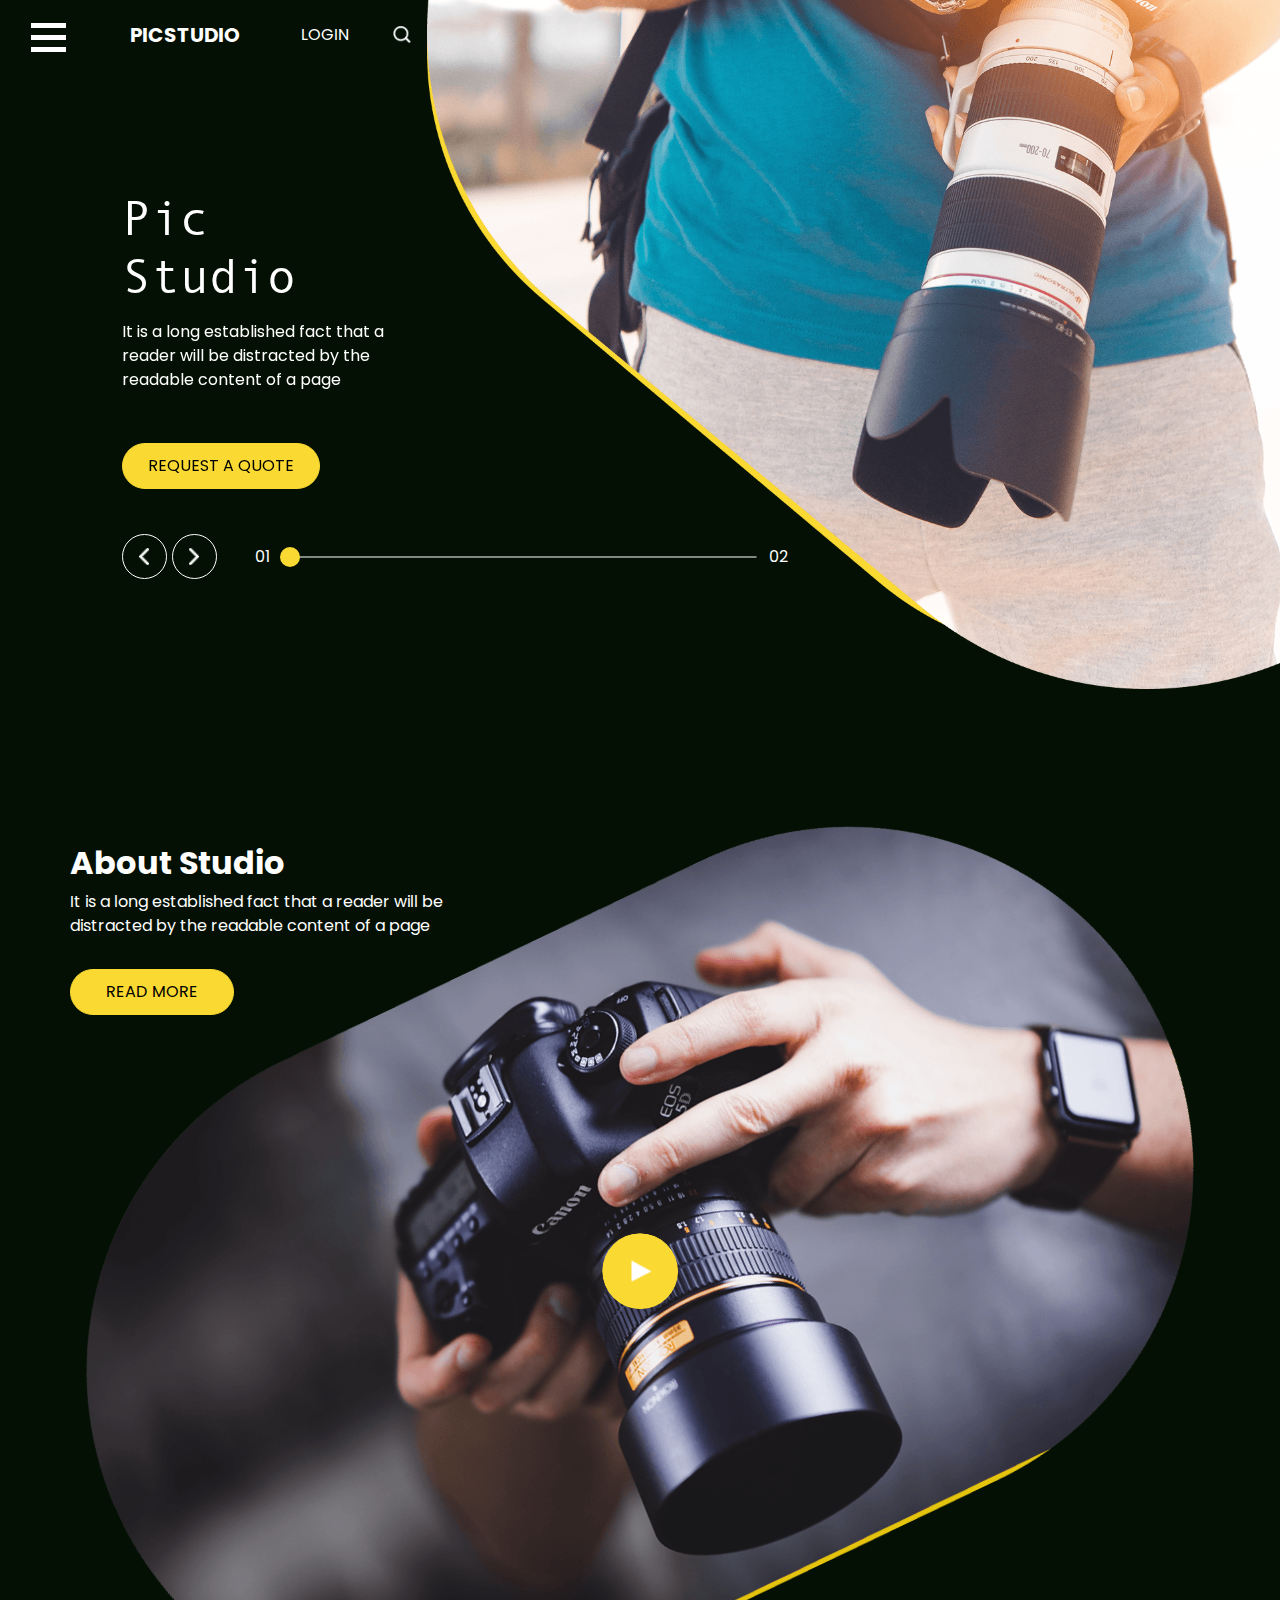
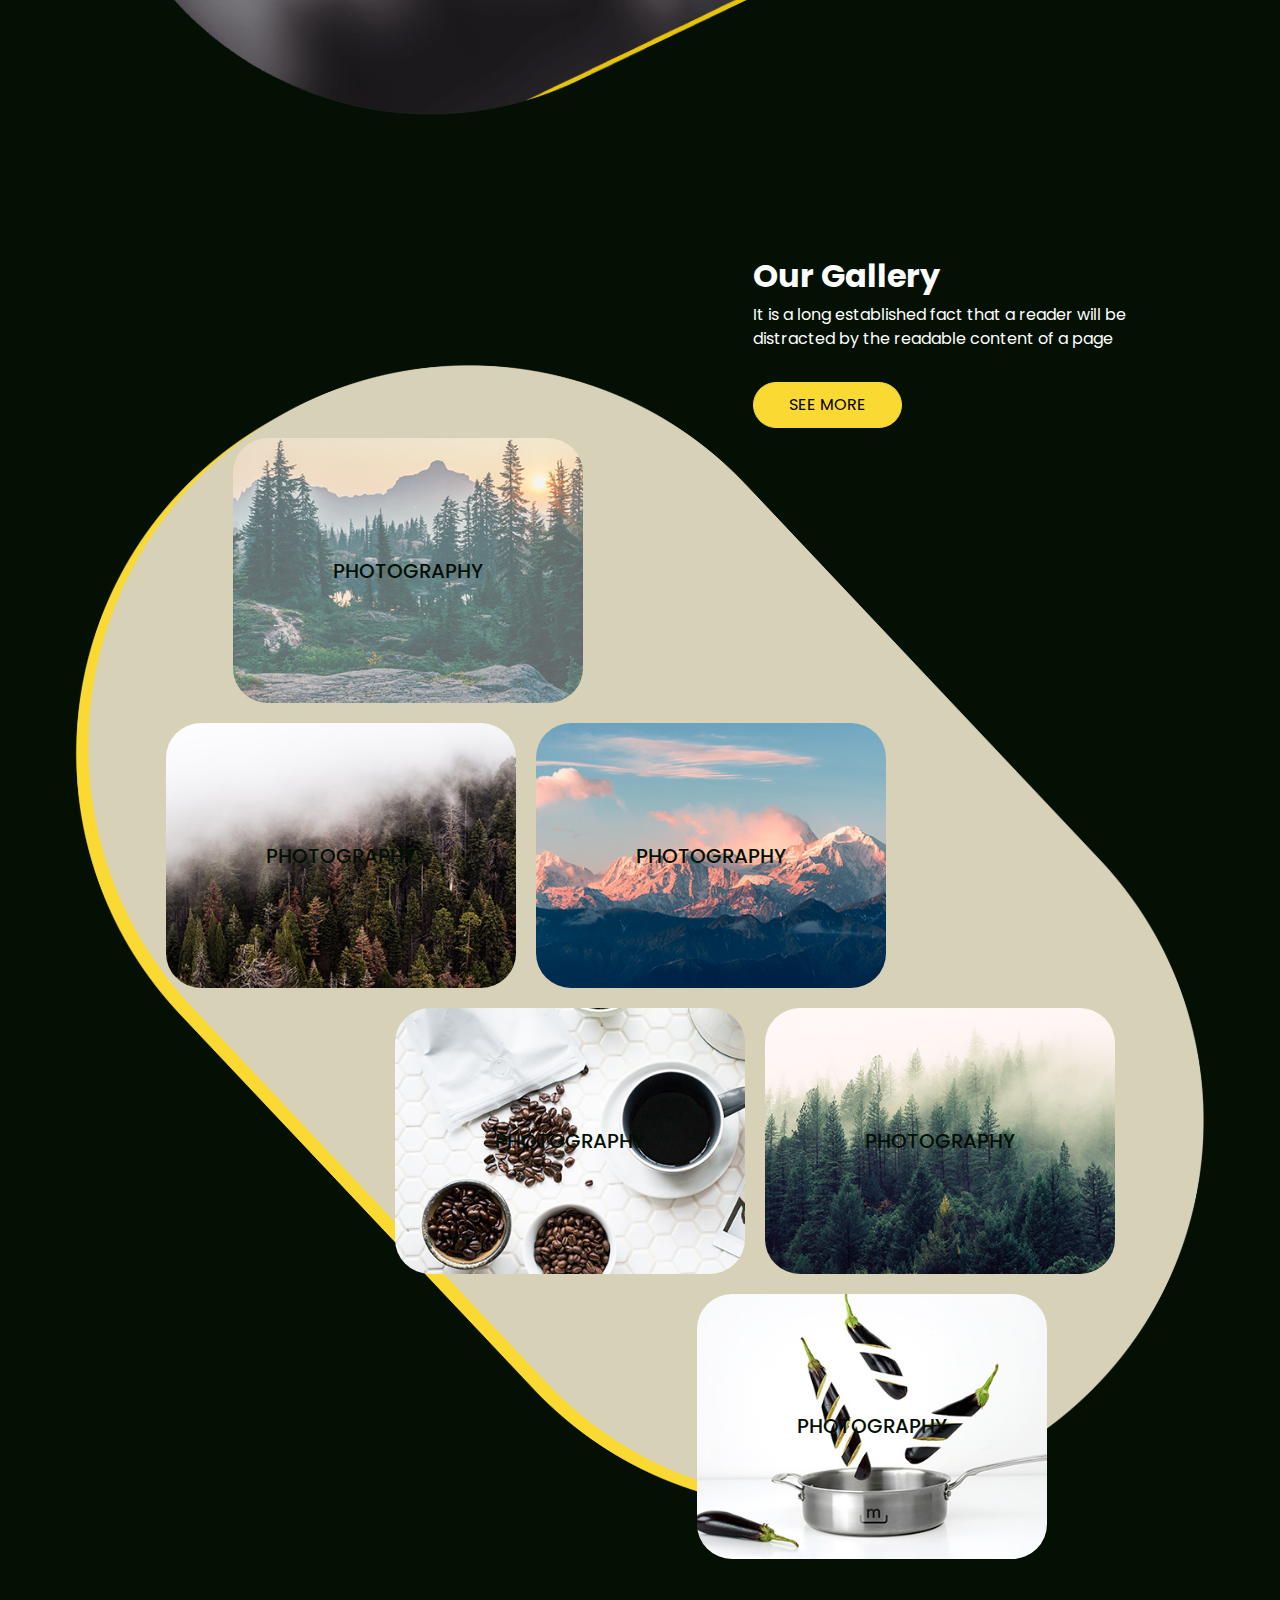
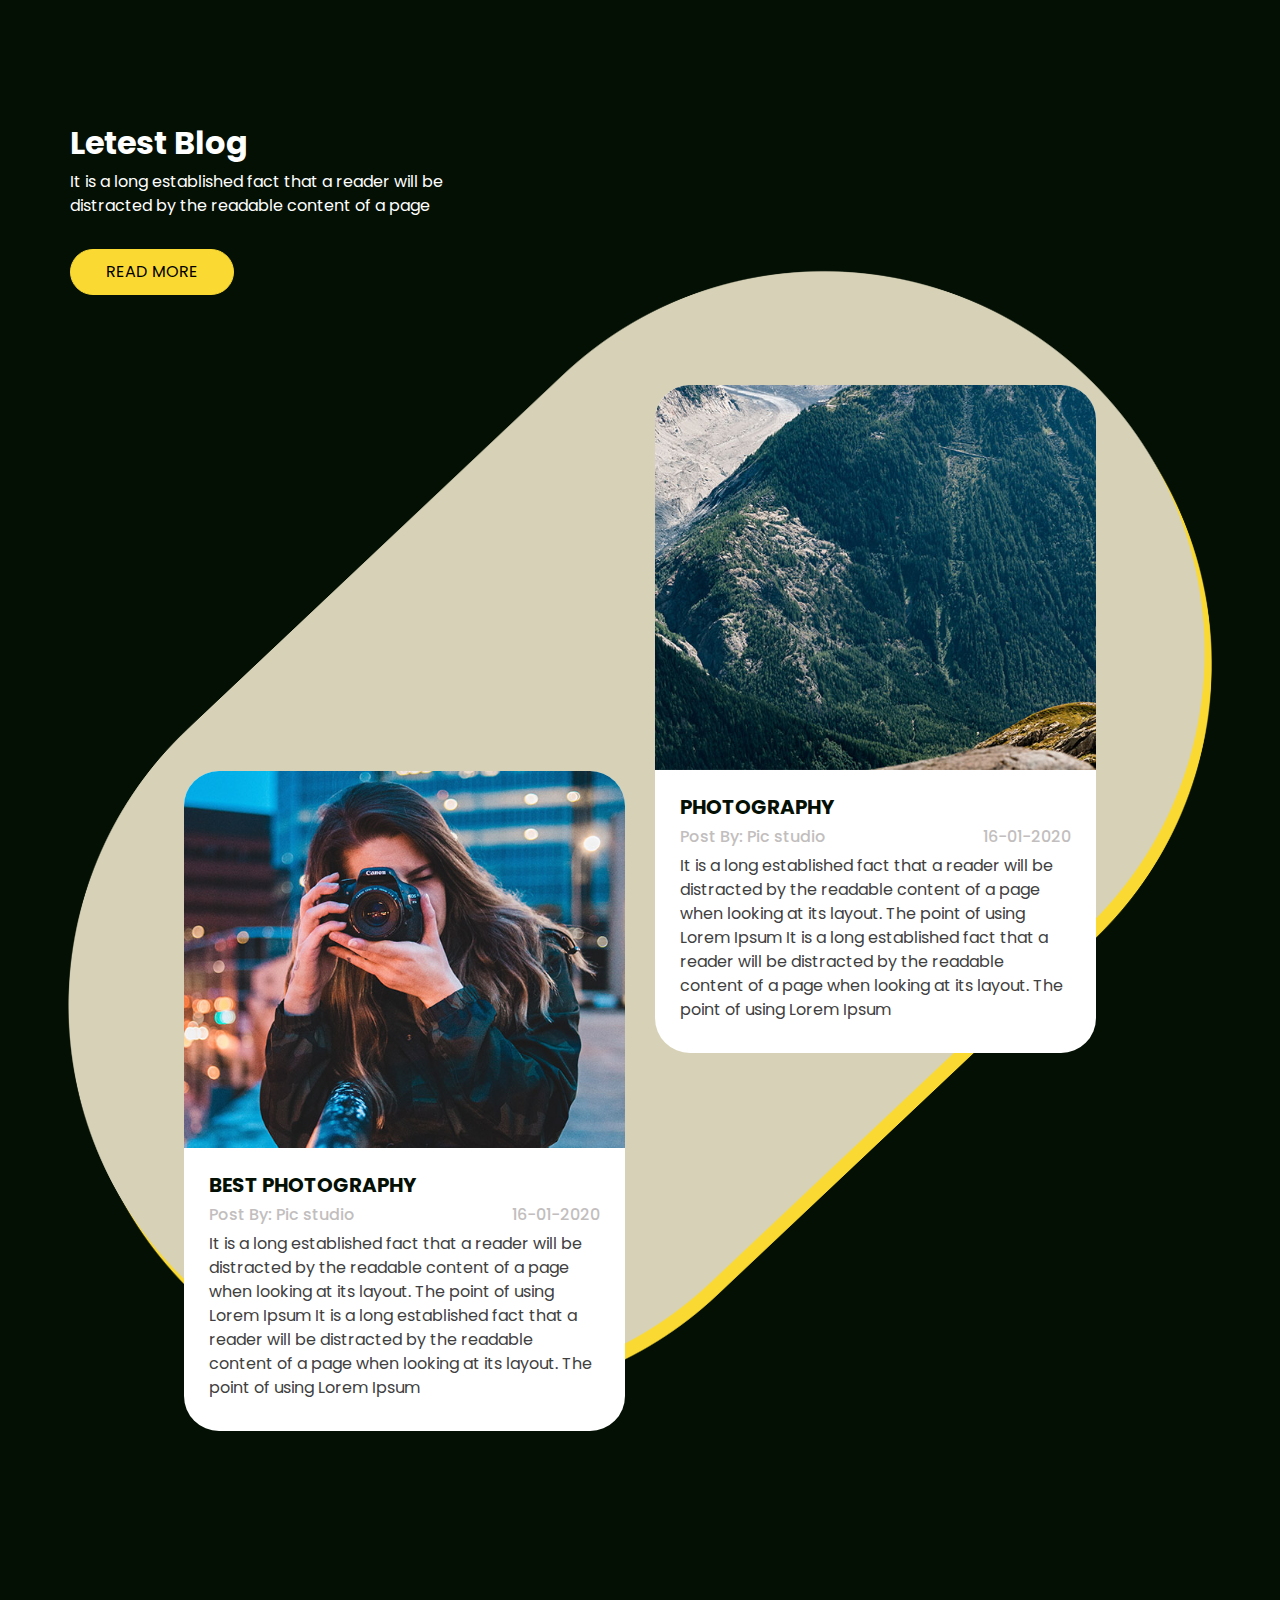
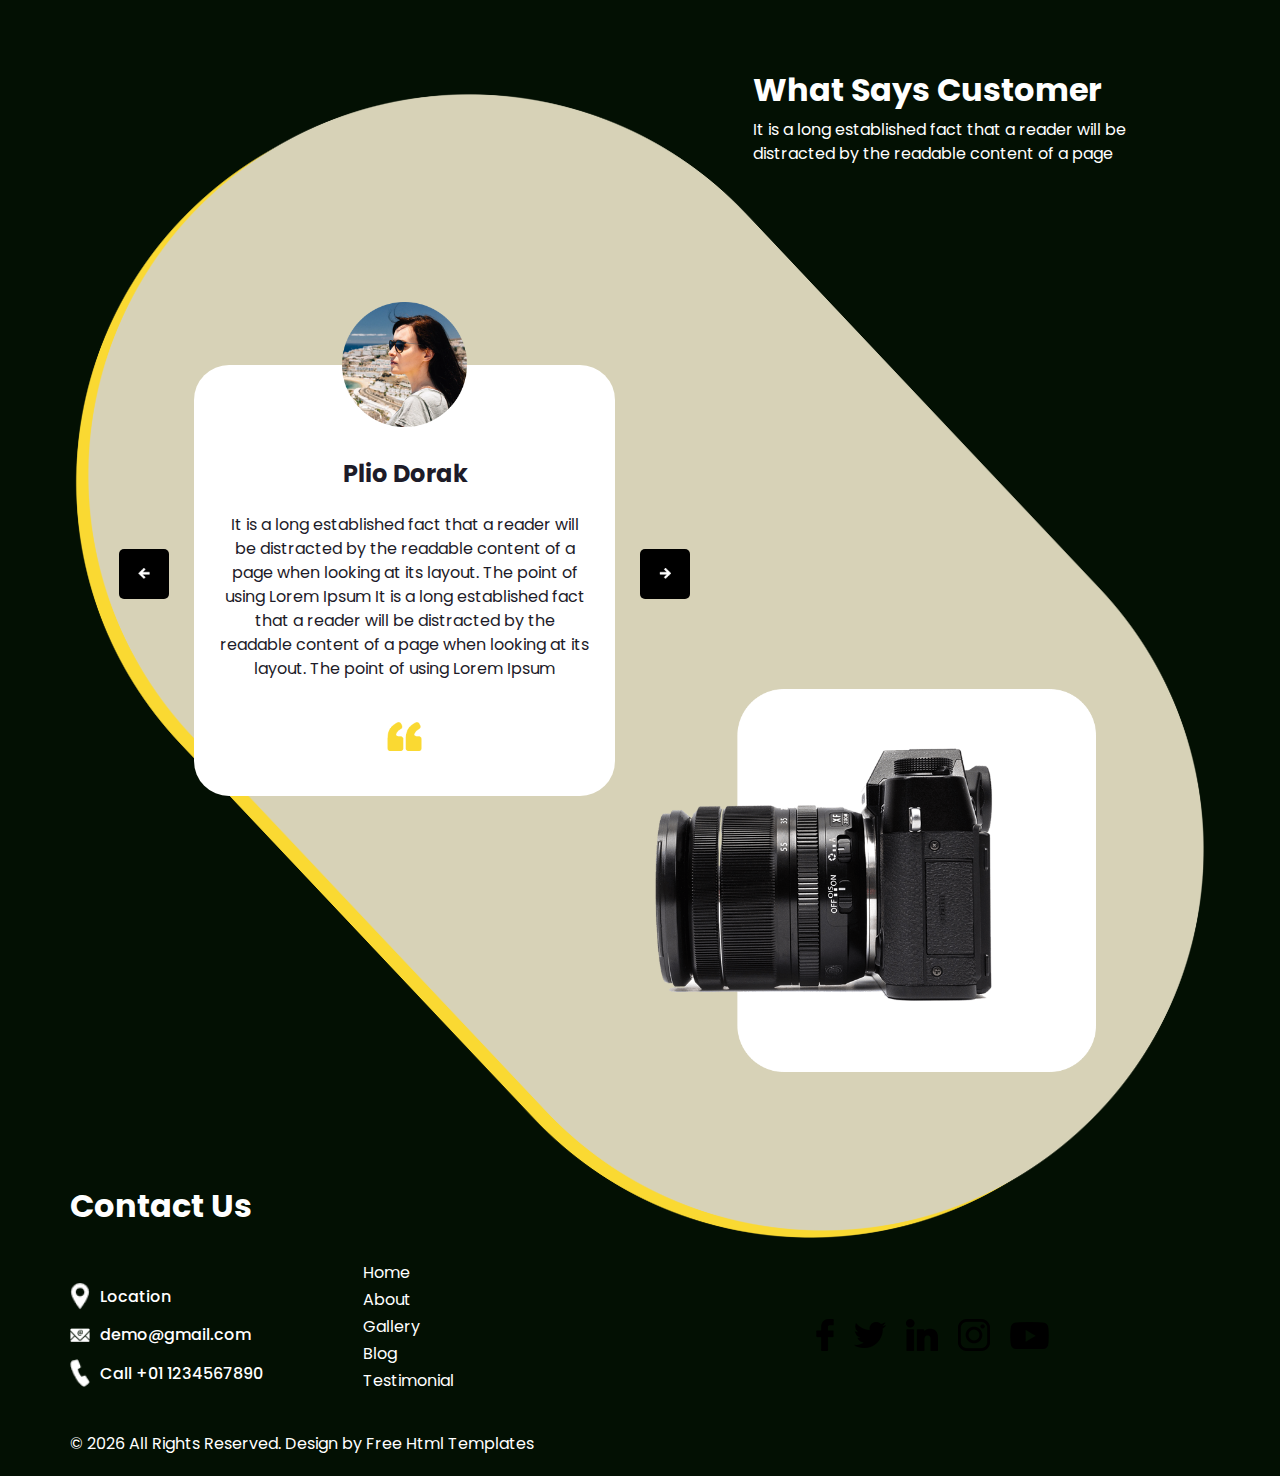
<file: portfolio_template/picstudio-html/index.html>
<!DOCTYPE html>
<html lang="en">

<head>
  <!-- Basic -->
  <meta charset="utf-8" />
  <meta http-equiv="X-UA-Compatible" content="IE=edge" />
  <!-- Mobile Metas -->
  <meta name="viewport" content="width=device-width, initial-scale=1, shrink-to-fit=no" />
  <!-- Site Metas -->
  <meta name="keywords" content="" />
  <meta name="description" content="" />
  <meta name="author" content="" />

  <title>Picstudio</title>

  <!-- slider stylesheet -->
  <link rel="stylesheet" type="text/css" href="https://cdnjs.cloudflare.com/ajax/libs/OwlCarousel2/2.3.4/assets/owl.carousel.min.css" />

  <!-- bootstrap core css -->
  <link rel="stylesheet" type="text/css" href="css/bootstrap.css" />

  <!-- Custom styles for this template -->
  <link href=" css/style.css" rel="stylesheet" />
  <!-- responsive style -->
  <link href="css/responsive.css" rel="stylesheet" />
</head>

<body>
  <div class="hero_area">
    <!-- header section strats -->
    <header class="header_section">
      <div class="container-fluid">
        <nav class="navbar navbar-expand-lg custom_nav-container d-block">
          <div class="main_nav_menu">
            <div class="fk_width">
              <div class="custom_menu-btn">
                <button onclick="openNav()">
                  <span class="s-1"> </span>
                  <span class="s-2"> </span>
                  <span class="s-3"> </span>
                </button>
              </div>
              <div id="myNav" class="overlay">
                <div class="overlay-content">
                  <a class="" href="index.html">Home <span class="sr-only">(current)</span></a>
                  <a class="" href="about.html">About </a>
                  <a class="" href="gallery.html">Gallery </a>
                  <a class="" href="blog.html">Blog </a>
                  <a class="" href="testimonial.html">Testimonial </a>
                </div>
              </div>
            </div>
            <a class="navbar-brand" href="index.html">
              <span>
                Picstudio
              </span>
            </a>
            <div class="user_option">
              <a href="#">
                login
              </a>
              <form class="form-inline ">
                <button class="btn  nav_search-btn" type="submit"></button>
              </form>
            </div>
          </div>
        </nav>
      </div>
    </header>
    <!-- end header section -->

    <!-- slider section -->
    <section class=" slider_section position-relative">
      <div class="container-fluid">
        <div class="row slider-row">
          <div class="col-lg-3 offset-lg-1">
            <div id="carouselExampleIndicators" class="carousel slide" data-ride="carousel">
              <div class="carousel-inner">
                <div class="carousel-item active">
                  <div class="detail-box">
                    <h1>
                      Pic <br />
                      Studio
                    </h1>
                    <p>
                      It is a long established fact that a reader will be distracted by the readable content of a page
                    </p>
                    <div>
                      <a href="#">
                        Request A Quote
                      </a>
                    </div>
                  </div>
                </div>
                <div class="carousel-item">
                  <div class="detail-box">
                    <h1>
                      Pic <br />
                      Studio
                    </h1>
                    <p>
                      It is a long established fact that a reader will be distracted by the readable content of a page
                    </p>
                    <div>
                      <a href="#">
                        Request A Quote
                      </a>
                    </div>
                  </div>
                </div>
              </div>
              <div class="carousel_control-box">
                <div class="carousel_btn-container">
                  <a class="carousel-control-prev" href="#carouselExampleIndicators" role="button" data-slide="prev">
                    <span class="sr-only">Previous</span>
                  </a>
                  <a class="carousel-control-next" href="#carouselExampleIndicators" role="button" data-slide="next">
                    <span class="sr-only">Next</span>
                  </a>
                </div>
                <ol class="carousel-indicators">
                  <li data-target="#carouselExampleIndicators" data-slide-to="0" class="active li_one">01</li>
                  <li data-target="#carouselExampleIndicators" data-slide-to="1" class="li_two">02</li>
                  <li class="ol_design"></li>
                </ol>
              </div>
            </div>
          </div>
          <div class="col-lg-8 px-0">
            <div class="img-box">
              <img src="images/slider-img.png" alt="" />
            </div>
          </div>
        </div>
      </div>
    </section>
    <!-- end slider section -->
  </div>

  <!-- about section -->

  <section class="about_section layout_padding">
    <div class="container">
      <div class="row">
        <div class="col-md-5">
          <div class="detail-box">
            <div class="heading_container">
              <h2>
                About Studio
              </h2>
              <p>
                It is a long established fact that a reader will be distracted by the readable content of a page
              </p>
              <a href="">
                Read More
              </a>
            </div>
          </div>
        </div>
      </div>
    </div>
    <div class="img-box">
      <div class="play_btn">
        <a href="#">
          <img src="images/play.png" alt="" />
        </a>
      </div>
      <img src="images/about-img.png" class="about-img" alt="" />
    </div>
  </section>

  <!-- end about section -->

  <!-- gallery section -->
  <section class="gallery_section layout_padding-top">
    <div class="container">
      <div class="row">
        <div class="col-lg-5 ml-auto">
          <div class="heading_container">
            <h2>
              Our Gallery
            </h2>
            <p>
              It is a long established fact that a reader will be distracted by the readable content of a page
            </p>
            <a href="">
              See More
            </a>
          </div>
        </div>
      </div>
    </div>
    <div class="gallery_container">
      <div class="gallery_bg">
        <img src="images/gallery-bg.png" alt="" />
      </div>
      <div class="container">
        <div class="gallery_box">
          <div class="box b1">
            <div class="img-box">
              <img src="images/gallery-1.jpg" alt="" />
              <h5>
                photography
              </h5>
            </div>
          </div>
          <div class="box b2">
            <div class="img-box">
              <img src="images/gallery-2.jpg" alt="" />
              <h5>
                photography
              </h5>
            </div>
            <div class="img-box">
              <img src="images/gallery-3.jpg" alt="" />
              <h5>
                photography
              </h5>
            </div>
          </div>
          <div class="box b3">
            <div class="img-box">
              <img src="images/gallery-4.jpg" alt="" />
              <h5>
                photography
              </h5>
            </div>
            <div class="img-box">
              <img src="images/gallery-5.jpg" alt="" />
              <h5>
                photography
              </h5>
            </div>
          </div>
          <div class="box b4">
            <div class="img-box">
              <img src="images/gallery-6.jpg" alt="" />
              <h5>
                photography
              </h5>
            </div>
          </div>
        </div>
      </div>
    </div>
  </section>
  <!-- end gallery section -->

  <!-- blog section -->

  <section class="blog_section layout_padding">
    <div class="container">
      <div class="row">
        <div class="col-md-5">
          <div class="detail-box">
            <div class="heading_container">
              <h2>
                Letest Blog
              </h2>
              <p>
                It is a long established fact that a reader will be distracted by the readable content of a page
              </p>
              <a href="">
                Read More
              </a>
            </div>
          </div>
        </div>
      </div>
    </div>
    <div class="blog_container">
      <div class="blog_bg">
        <img src="images/gallery-bg.png" alt="" />
      </div>
      <div class="container">
        <div class="blog_box">
          <div class="row">
            <div class="col-md-6">
              <div class="box b1">
                <div class="img-box">
                  <img src="images/blog1.jpg" alt="" />
                </div>
                <div class="blog-detail">
                  <div class="blog_title">
                    <h5>
                      Best photography
                    </h5>
                    <div class="blog_post">
                      <h6>
                        Post By: Pic studio
                      </h6>
                      <h6>
                        16-01-2020
                      </h6>
                    </div>
                  </div>
                  <p>
                    It is a long established fact that a reader will be distracted by the readable content of a page when looking at its layout. The point of using Lorem Ipsum It is a long established fact that a reader will be distracted by the readable content of a page when looking at its layout. The point of using Lorem Ipsum
                  </p>
                </div>
              </div>
            </div>
            <div class="col-md-6">
              <div class="box b2">
                <div class="img-box">
                  <img src="images/blog2.jpg" alt="" />
                </div>
                <div class="blog-detail">
                  <div class="blog_title">
                    <h5>
                      Photography
                    </h5>
                    <div class="blog_post">
                      <h6>
                        Post By: Pic studio
                      </h6>
                      <h6>
                        16-01-2020
                      </h6>
                    </div>
                  </div>
                  <p>
                    It is a long established fact that a reader will be distracted by the readable content of a page when looking at its layout. The point of using Lorem Ipsum It is a long established fact that a reader will be distracted by the readable content of a page when looking at its layout. The point of using Lorem Ipsum
                  </p>
                </div>
              </div>
            </div>
          </div>
        </div>
      </div>
    </div>
  </section>

  <!-- end blog section -->

  <!-- client section -->

  <section class="client_section layout_padding">
    <div class="container">
      <div class="row">
        <div class="col-lg-5 ml-auto">
          <div class="heading_container">
            <h2>
              What Says Customer
            </h2>
            <p>
              It is a long established fact that a reader will be distracted by the readable content of a page
            </p>
          </div>
        </div>
      </div>
    </div>
    <div class="client_container">
      <div class="client_bg">
        <img src="images/gallery-bg.png" alt="" />
      </div>
      <div class="container">
        <div class="client_box">
          <div class="row">
            <div class="col-lg-6">
              <div class="box b1">
                <div id="carouselExampleControls" class="carousel slide" data-ride="carousel">
                  <div class="carousel-inner">
                    <div class="carousel-item active">
                      <div class="client_content-box layout_padding">
                        <div class="img-box">
                          <img src="images/client.png" alt="" />
                        </div>
                        <div class="detail-box">
                          <h4>
                            Plio Dorak
                          </h4>
                          <p>
                            It is a long established fact that a reader will be distracted by the readable content of a page when looking at its layout. The point of using Lorem Ipsum It is a long established fact that a reader will be distracted by the readable content of a page when looking at its layout. The point of using Lorem Ipsum
                          </p>
                          <img src="images/quote.png" alt="" />
                        </div>
                      </div>
                    </div>
                    <div class="carousel-item">
                      <div class="client_content-box layout_padding">
                        <div class="img-box">
                          <img src="images/client.png" alt="" />
                        </div>
                        <div class="detail-box">
                          <h4>
                            Plio Dorak
                          </h4>
                          <p>
                            It is a long established fact that a reader will be distracted by the readable content of a page when looking at its layout. The point of using Lorem Ipsum It is a long established fact that a reader will be distracted by the readable content of a page when looking at its layout. The point of using Lorem Ipsum
                          </p>
                          <img src="images/quote.png" alt="" />
                        </div>
                      </div>
                    </div>
                    <div class="carousel-item">
                      <div class="client_content-box layout_padding">
                        <div class="img-box">
                          <img src="images/client.png" alt="" />
                        </div>
                        <div class="detail-box">
                          <h4>
                            Plio Dorak
                          </h4>
                          <p>
                            It is a long established fact that a reader will be distracted by the readable content of a page when looking at its layout. The point of using Lorem Ipsum It is a long established fact that a reader will be distracted by the readable content of a page when looking at its layout. The point of using Lorem Ipsum
                          </p>
                          <img src="images/quote.png" alt="" />
                        </div>
                      </div>
                    </div>
                  </div>
                  <a class="carousel-control-prev" href="#carouselExampleControls" role="button" data-slide="prev">
                    <span class="sr-only">Previous</span>
                  </a>
                  <a class="carousel-control-next" href="#carouselExampleControls" role="button" data-slide="next">
                    <span class="sr-only">Next</span>
                  </a>
                </div>
              </div>
            </div>
            <div class="col-lg-6">
              <div class="box b2">
                <div class="camera_img-box">
                  <img src="images/camera.png" alt="" />
                </div>
              </div>
            </div>
          </div>
        </div>
      </div>
    </div>
  </section>

  <!-- end client section -->

  <!-- info section -->

  <section class="info_section ">
    <div class="info_container layout_padding-top">
      <div class="container">
        <div class="heading_container">
          <h2>
            Contact Us
          </h2>
        </div>
        <div class="info_main">
          <div class="row">
            <div class="col-md-4 col-lg-3">
              <div class="info_contact ">
                <a href="#" class="link-box">
                  <div class="img-box">
                    <img src="images/location.png" alt="" />
                  </div>
                  <div class="detail-box">
                    <h6>
                      Location
                    </h6>
                  </div>
                </a>
                <a href="#" class="link-box">
                  <div class="img-box">
                    <img src="images/mail.png" alt="" />
                  </div>
                  <div class="detail-box">
                    <h6>
                      demo@gmail.com
                    </h6>
                  </div>
                </a>
                <a href="#" class="link-box">
                  <div class="img-box">
                    <img src="images/call.png" alt="" />
                  </div>
                  <div class="detail-box">
                    <h6>
                      Call +01 1234567890
                    </h6>
                  </div>
                </a>
              </div>
            </div>
            <div class="col-md-2 col-lg-3">
              <div class="info_link-box">
                <ul>
                  <li class=" ">
                    <a class="" href="index.html">Home <span class="sr-only">(current)</span></a>
                  </li>
                  <li class="">
                    <a class="" href="about.html">About </a>
                  </li>
                  <li class="">
                    <a class="" href="gallery.html">Gallery </a>
                  </li>
                  <li class="">
                    <a class="" href="blog.html">Blog </a>
                  </li>
                  <li class="">
                    <a class="" href="testimonial.html">Testimonial </a>
                  </li>
                </ul>
              </div>
            </div>
            <div class="col-md-6 ">
              <div class="social_box">
                <a href="#">
                  <img src="images/facebook.png" alt="" />
                </a>
                <a href="#">
                  <img src="images/twitter.png" alt="" />
                </a>
                <a href="#">
                  <img src="images/linkedin.png" alt="" />
                </a>
                <a href="#">
                  <img src="images/instagram.png" alt="" />
                </a>
                <a href="#">
                  <img src="images/youtube.png" alt="" />
                </a>
              </div>
            </div>
          </div>
        </div>
      </div>
    </div>
  </section>

  <!-- end info section -->

  <!-- footer section -->
  <footer class="footer_section ">
    <div class="container">
      <p>
        &copy; <span id="displayYear"></span> All Rights Reserved. Design by
        <a href="https://html.design/">Free Html Templates</a>
      </p>
    </div>
  </footer>
  <!-- footer section -->

  <script src="js/jquery-3.4.1.min.js"></script>
  <script src="js/bootstrap.js"></script>
  <script src="https://cdnjs.cloudflare.com/ajax/libs/OwlCarousel2/2.3.4/owl.carousel.min.js"></script>
  <script src="js/custom.js"></script>
</body>

</html>
</file>
<file: portfolio_template/Folio/css/responsive.css>
/** Width between 1200x to 0
 *  ~~~~~~~~~~~~~~~~~~~~~~~~~~~~~~~~~~~~
 */

@media (min-width: 1200px) {

}

/** Width between 992px to 1199px
 *  ~~~~~~~~~~~~~~~~~~~~~~~~~~~~~~~~~~~~
 */

@media (min-width: 992px) and (max-width: 1199px) {
  
}

/** Width between 768px to 991px
 *  ~~~~~~~~~~~~~~~~~~~~~~~~~~~~~~~~~~~~
 */

@media (min-width: 768px) and (max-width: 991px) {
  /* Navbar */
  nav {
    padding: 10px 15px;
  }
  .nav-menu {
    margin-top: 40px;
    display: none;
    float: none;
    width: 100%;
  }
  .nav-menu li {
    float: none;
    width: 100%;
    text-align: center;
    border-top: 1px solid #f7f7f7;
    line-height: 45px;
    margin-left: 0;
    padding-top: 10px;
    padding-bottom: 10px;
  }
  .responsive {
    float: right;
    padding-top: 15px;
    display: block;
  }
  /* About */
  .head-info .header-content .cmaster h1 {
    font-size: 32px;
  }
  #about .div-img-bg {
    padding: 0;
  }
  #about .div-img-bg .about-img img {
    margin-top: 0%;
    margin-left: calc(0% - 0px);
  }
  #about .about-descr .p-heading {
    font-size: 20px;
  }
  #about .about-descr .separator {
    max-width: 100%;
    margin-bottom: 0;
  }
  /* portfolio */
  #portfolio .portfolio-list .nav li {
    float: none;
    margin: 20px;
    display: inline-block;
  }
  /* journal */
  #journal .journal-block .journal-info {
    margin-bottom: 30px;
  }
  /* Contact */
  .contact-contact {
    margin-bottom: 30px;
  }
  /* Footer */
  #footer .socials-media ul li {
    margin-right: 0;
    margin-left: 0;
    float: none;
    display: inline-block;
  }
}

/** Width between 767px to 0
 *  ~~~~~~~~~~~~~~~~~~~~~~~~~~~~~~~~~~~~
 */

@media (max-width: 767px) {
  /* Navbar */
  nav {
    padding: 20px 15px;
  }
  .nav-menu {
    margin-top: 40px;
    display: none;
    float: none;
    width: 100%;
  }
  .nav-menu li {
    float: none;
    width: 100%;
    text-align: center;
    border-top: 1px solid #f7f7f7;
    line-height: 45px;
    margin-left: 0;
    padding-top: 10px;
    padding-bottom: 10px;
  }
  .responsive {
    float: right;
    padding-top: 15px;
    display: block;
  }
  /* About */
  .head-info .header-content h1 {
    font-size: 32px;
  }
  #about .div-img-bg {
    padding: 0;
  }
  #about .div-img-bg .about-img img {
    margin-top: 0%;
    margin-left: calc(0% - 0px);
  }
  #about .about-descr .p-heading {
    font-size: 20px;
  }
  #about .about-descr .separator {
    max-width: 100%;
    margin-bottom: 0;
  }
  /* portfolio */
  #portfolio .portfolio-list .nav li {
    float: none;
    margin: 20px;
    display: inline-block;
  }
  /* journal */
  #journal .journal-block .journal-info {
    margin-bottom: 30px;
  }
  /* Contact */
  .contact-contact {
    margin-bottom: 30px;
  }
  /* Footer */
  #footer .socials-media ul li {
    margin-right: 0;
    margin-left: 0;
    float: none;
    display: inline-block;
  }
}

/** Width between 600px to 0
 *  ~~~~~~~~~~~~~~~~~~~~~~~~~~~~~~~~~~~~
 */

@media (max-width: 600px) {
  /* Navbar */
  nav {
    padding: 20px 15px;
  }
  .nav-menu {
    margin-top: 40px;
    display: none;
    float: none;
    width: 100%;
  }
  .nav-menu li {
    float: none;
    width: 100%;
    text-align: center;
    border-top: 1px solid #f7f7f7;
    line-height: 45px;
    margin-left: 0;
    padding-top: 10px;
    padding-bottom: 10px;
  }
  .responsive {
    float: right;
    padding-top: 15px;
    display: block;
  }
  /* About */
  .head-info .header-content h1 {
    font-size: 32px;
  }
  #about .div-img-bg {
    padding: 0;
  }
  #about .div-img-bg .about-img img {
    margin-top: 0%;
    margin-left: calc(0% - 0px);
  }
  #about .about-descr .p-heading {
    font-size: 20px;
  }
  #about .about-descr .separator {
    max-width: 100%;
    margin-bottom: 0;
  }
  /* portfolio */
  #portfolio .portfolio-list .nav li {
    float: none;
    margin: 10px;
    display: inline-block;
  }
  /* journal */
  #journal .journal-block .journal-info {
    margin-bottom: 30px;
  }
  /* Contact */
  .contact-contact {
    margin-bottom: 30px;
  }
  /* Footer */
  #footer .socials-media ul li {
    margin-right: 0;
    margin-left: 0;
    float: none;
    display: inline-block;
  }
}

/** Width between 480px to 0
 *  ~~~~~~~~~~~~~~~~~~~~~~~~~~~~~~~~~~~~
 */

@media (max-width: 480px) {
  /* Navbar */
  nav {
    padding: 20px 15px;
  }
  .nav-menu {
    margin-top: 40px;
    display: none;
    float: none;
    width: 100%;
  }
  .nav-menu li {
    float: none;
    width: 100%;
    text-align: center;
    border-top: 1px solid #f7f7f7;
    line-height: 45px;
    margin-left: 0;
    padding-top: 10px;
    padding-bottom: 10px;
  }
  .responsive {
    float: right;
    padding-top: 15px;
    display: block;
  }
  /* About */
  .head-info .header-content h1 {
    font-size: 32px;
  }
  #about .div-img-bg {
    padding: 0;
  }
  #about .div-img-bg .about-img img {
    margin-top: 0%;
    margin-left: calc(0% - 0px);
  }
  #about .about-descr .p-heading {
    font-size: 20px;
  }
  #about .about-descr .separator {
    max-width: 100%;
    margin-bottom: 0;
  }
  /* portfolio */
  #portfolio .portfolio-list .nav li {
    float: none;
    margin: 20px;
  }
  /* journal */
  #journal .journal-block .journal-info {
    margin-bottom: 30px;
  }
  /* Contact */
  .contact-contact {
    margin-bottom: 30px;
  }
  /* Footer */
  #footer .socials-media ul li {
    margin-right: 0;
    margin-left: 0;
    float: none;
    display: inline-block;
  }
}

/** Width between 320px to 0
 *  ~~~~~~~~~~~~~~~~~~~~~~~~~~~~~~~~~~~~
 */

@media (max-width: 320px) {
  /* Navbar */
  nav {
    padding: 20px 15px;
  }
  .nav-menu {
    margin-top: 40px;
    display: none;
    float: none;
    width: 100%;
  }
  .nav-menu li {
    float: none;
    width: 100%;
    text-align: center;
    border-top: 1px solid #f7f7f7;
    line-height: 45px;
    margin-left: 0;
    padding-top: 10px;
    padding-bottom: 10px;
  }
  .responsive {
    float: right;
    padding-top: 15px;
    display: block;
  }
  /* About */
  .head-info .header-content h1 {
    font-size: 32px;
  }
  #about .div-img-bg {
    padding: 0;
  }
  #about .div-img-bg .about-img img {
    margin-top: 0%;
    margin-left: calc(0% - 0px);
  }
  #about .about-descr .p-heading {
    font-size: 20px;
  }
  #about .about-descr .separator {
    max-width: 100%;
    margin-bottom: 0;
  }
  /* portfolio */
  #portfolio .portfolio-list .nav li {
    float: none;
    margin: 20px;
  }
  /* journal */
  #journal .journal-block .journal-info {
    margin-bottom: 30px;
  }
  /* Contact */
  .contact-contact {
    margin-bottom: 30px;
  }
  /* Footer */
  #footer .socials-media ul li {
    margin-right: 0;
    margin-left: 0;
    float: none;
    display: inline-block;
  }
  /* Single page */
  .entry-comments-body span {
    display: inline-block;
    margin-right: 0;
  }
}
</file>
<file: portfolio_template/global-master/assets/css/main.css>
@font-face{font-family:'Montserrat';src:url("fonts/Montserrat-Black.eot");src:local("☺"),url("fonts/Montserrat-Black.woff") format("woff"),url("fonts/Montserrat-Black.ttf") format("truetype"),url("fonts/Montserrat-Black.svg") format("svg");font-weight:900;font-style:normal}@font-face{font-family:'Montserrat';src:url("fonts/Montserrat-Bold.eot");src:local("☺"),url("fonts/Montserrat-Bold.woff") format("woff"),url("fonts/Montserrat-Bold.ttf") format("truetype"),url("fonts/Montserrat-Bold.svg") format("svg");font-weight:700;font-style:normal}@font-face{font-family:'Montserrat';src:url("fonts/Montserrat-Regular.eot");src:local("☺"),url("fonts/Montserrat-Regular.woff") format("woff"),url("fonts/Montserrat-Regular.ttf") format("truetype"),url("fonts/Montserrat-Regular.svg") format("svg");font-weight:400;font-style:normal}@font-face{font-family:'Montserrat';src:url("fonts/Montserrat-Light.eot");src:local("☺"),url("fonts/Montserrat-Light.woff") format("woff"),url("fonts/Montserrat-Light.ttf") format("truetype"),url("fonts/Montserrat-Light.svg") format("svg");font-weight:300;font-style:normal}/*! normalize.css v3.0.2 | MIT License | git.io/normalize */html{font-family:sans-serif;-ms-text-size-adjust:100%;-webkit-text-size-adjust:100%}body{margin:0}article,aside,details,figcaption,figure,footer,header,hgroup,main,menu,nav,section,summary{display:block}audio,canvas,progress,video{display:inline-block;vertical-align:baseline}audio:not([controls]){display:none;height:0}[hidden],template{display:none}a{background-color:transparent}a:active,a:hover{outline:0}abbr[title]{border-bottom:1px dotted}b,strong{font-weight:bold}dfn{font-style:italic}h1{font-size:2em;margin:0.67em 0}mark{background:#ff0;color:#000}small{font-size:80%}sub,sup{font-size:75%;line-height:0;position:relative;vertical-align:baseline}sup{top:-0.5em}sub{bottom:-0.25em}img{border:0}svg:not(:root){overflow:hidden}figure{margin:1em 40px}hr{box-sizing:content-box;height:0}pre{overflow:auto}code,kbd,pre,samp{font-family:monospace, monospace;font-size:1em}button,input,optgroup,select,textarea{color:inherit;font:inherit;margin:0}button{overflow:visible}button,select{text-transform:none}button,html input[type="button"],input[type="reset"],input[type="submit"]{-webkit-appearance:button;cursor:pointer}button[disabled],html input[disabled]{cursor:default}button::-moz-focus-inner,input::-moz-focus-inner{border:0;padding:0}input{line-height:normal}input[type="checkbox"],input[type="radio"]{box-sizing:border-box;padding:0}input[type="number"]::-webkit-inner-spin-button,input[type="number"]::-webkit-outer-spin-button{height:auto}input[type="search"]{-webkit-appearance:textfield;box-sizing:content-box}input[type="search"]::-webkit-search-cancel-button,input[type="search"]::-webkit-search-decoration{-webkit-appearance:none}fieldset{border:1px solid #c0c0c0;margin:0 2px;padding:0.35em 0.625em 0.75em}legend{border:0;padding:0}textarea{overflow:auto}optgroup{font-weight:bold}table{border-collapse:collapse;border-spacing:0}td,th{padding:0}::-moz-selection{background:#FFF498}::selection{background:#FFF498}::-moz-selection{background:#FFF498}img::-moz-selection{background:transparent}img::selection{background:transparent}img::-moz-selection{background:transparent}body{-webkit-tap-highlight-color:#FFF498}body{background-color:#0c0c0c;font-size:14px;line-height:1.6;font-family:"Montserrat",sans-serif;color:#fff;-webkit-font-smoothing:antialiased;-webkit-text-size-adjust:100%}.l-viewport{position:relative;width:100%;height:100vh;box-shadow:0 0 45px 5px rgba(0,0,0,0.85);overflow:hidden}.l-wrapper{position:relative;width:1440px;max-width:90%;height:100%;margin:0 auto}.l-side-nav{position:absolute;left:0;display:-webkit-box;display:-webkit-flex;display:-ms-flexbox;display:flex;height:100%;-webkit-box-align:center;-webkit-align-items:center;-ms-flex-align:center;align-items:center}.l-side-nav::before{content:"";position:absolute;top:50%;left:0;-webkit-transform:translateY(-50%);transform:translateY(-50%);width:2px;height:70%;max-height:750px;background-color:#555;opacity:.35;z-index:10}@media (max-width: 1180px){.l-side-nav{display:none}}.l-main-content{position:relative;width:100%;height:100%;margin:0;padding:0;list-style:none}.l-section{position:absolute;width:100%;height:100%}.device-notification{display:none;position:fixed;top:0;left:0;width:100%;height:100%;-webkit-box-orient:vertical;-webkit-box-direction:normal;-webkit-flex-direction:column;-ms-flex-direction:column;flex-direction:column;-webkit-box-align:center;-webkit-align-items:center;-ms-flex-align:center;-ms-grid-row-align:center;align-items:center;-webkit-box-pack:center;-webkit-justify-content:center;-ms-flex-pack:center;justify-content:center;background-color:#0c0c0c;z-index:12}.device-notification--logo{display:-webkit-box;display:-webkit-flex;display:-ms-flexbox;display:flex;-webkit-box-align:center;-webkit-align-items:center;-ms-flex-align:center;align-items:center;text-decoration:none;color:#fff}.device-notification--logo p{margin:0 0 0 10px;font-size:16px;font-weight:700;text-transform:uppercase}.device-notification--message{width:70%;margin:30px 0 0 0;font-weight:700;text-align:center}@media (max-width: 767px) and (min-width: 601px) and (max-height: 680px){.device-notification{display:-webkit-box;display:-webkit-flex;display:-ms-flexbox;display:flex}}@media (max-width: 600px) and (min-width: 480px) and (max-height: 580px){.device-notification{display:-webkit-box;display:-webkit-flex;display:-ms-flexbox;display:flex}}@media (max-width: 736px) and (min-width: 360px) and (orientation: landscape){.device-notification{display:-webkit-box;display:-webkit-flex;display:-ms-flexbox;display:flex}}@media(max-width: 359px){.device-notification{display:-webkit-box;display:-webkit-flex;display:-ms-flexbox;display:flex}}.section{opacity:0;visibility:hidden;-webkit-transition:opacity .4s ease-in-out,visibility 0s .4s;transition:opacity .4s ease-in-out,visibility 0s .4s}.section--is-active{opacity:1;visibility:visible;z-index:1;-webkit-transition:opacity .4s ease-in-out .4s;transition:opacity .4s ease-in-out .4s}.section--next{-webkit-transform:translateY(-45px);transform:translateY(-45px);-webkit-transition:-webkit-transform .4s ease-in-out;transition:-webkit-transform .4s ease-in-out;transition:transform .4s ease-in-out;transition:transform .4s ease-in-out, -webkit-transform .4s ease-in-out}.section--prev{-webkit-transform:translateY(45px);transform:translateY(45px);-webkit-transition:-webkit-transform .4s ease-in-out;transition:-webkit-transform .4s ease-in-out;transition:transform .4s ease-in-out;transition:transform .4s ease-in-out, -webkit-transform .4s ease-in-out}.header{position:absolute;top:0;left:0;display:-webkit-box;display:-webkit-flex;display:-ms-flexbox;display:flex;width:100%;height:70px;-webkit-box-align:center;-webkit-align-items:center;-ms-flex-align:center;align-items:center;-webkit-box-pack:justify;-webkit-justify-content:space-between;-ms-flex-pack:justify;justify-content:space-between;z-index:10}.header--logo{display:-webkit-box;display:-webkit-flex;display:-ms-flexbox;display:flex;-webkit-box-align:center;-webkit-align-items:center;-ms-flex-align:center;align-items:center;text-decoration:none;color:#fff}.header--logo p{margin:0 0 0 10px;font-size:16px;font-weight:700;text-transform:uppercase}.header--nav-toggle{display:-webkit-box;display:-webkit-flex;display:-ms-flexbox;display:flex;width:50px;height:50px;-webkit-box-orient:vertical;-webkit-box-direction:normal;-webkit-flex-direction:column;-ms-flex-direction:column;flex-direction:column;-webkit-box-align:center;-webkit-align-items:center;-ms-flex-align:center;align-items:center;-webkit-box-pack:center;-webkit-justify-content:center;-ms-flex-pack:center;justify-content:center;cursor:pointer}.header--nav-toggle span,.header--nav-toggle::before,.header--nav-toggle::after{content:"";position:relative;width:16px;height:2px;background-color:#fff}.header--nav-toggle::before{bottom:5px;width:23px}.header--nav-toggle::after{top:5px;width:23px}.header--cta{position:absolute;top:50%;left:50%;-webkit-transform:translate(-50%, -50%);transform:translate(-50%, -50%);padding:0 20px;line-height:30px;text-decoration:none;color:#fff;font-weight:700;text-transform:uppercase;background-color:#0f33ff;border:none;opacity:0;visibility:hidden;-webkit-transition:opacity .4s ease-in-out,visibility 0s .4s;transition:opacity .4s ease-in-out,visibility 0s .4s}.header--cta:focus{outline:none}.header--cta.is-active{opacity:1;visibility:visible;-webkit-transition:opacity .4s ease-in-out .4s;transition:opacity .4s ease-in-out .4s}@media (max-width: 767px){.header--cta{display:none}}.side-nav{position:relative;display:-webkit-box;display:-webkit-flex;display:-ms-flexbox;display:flex;width:100px;height:70%;max-height:750px;-webkit-box-orient:vertical;-webkit-box-direction:normal;-webkit-flex-direction:column;-ms-flex-direction:column;flex-direction:column;-webkit-justify-content:space-around;-ms-flex-pack:distribute;justify-content:space-around;margin:0;padding:0;list-style-position:inside;z-index:10}.side-nav>li{position:relative;top:-5px;color:#fff;font-size:6px;cursor:pointer}.side-nav>li span{position:relative;top:3px;left:10px;color:#fff;font-size:14px;font-weight:300;opacity:0;visibility:hidden}.side-nav>li::before{position:absolute;top:3px;left:10px;color:#555;font-size:14px;font-weight:300}.side-nav li:nth-child(1)::before{content:"01"}.side-nav li:nth-child(2)::before{content:"02"}.side-nav li:nth-child(3)::before{content:"03"}.side-nav li:nth-child(4)::before{content:"04"}.side-nav li:nth-child(5)::before{content:"05"}.side-nav li.is-active{color:#0f33ff;-webkit-transition:color .4s ease-in-out;transition:color .4s ease-in-out}.side-nav li.is-active span{opacity:1;visibility:visible;-webkit-transition:opacity .4s ease-in-out;transition:opacity .4s ease-in-out}.side-nav li.is-active::before{left:-33px;color:#fff}.intro{position:relative;display:-webkit-box;display:-webkit-flex;display:-ms-flexbox;display:flex;width:900px;max-width:75%;height:100%;-webkit-box-orient:vertical;-webkit-box-direction:normal;-webkit-flex-direction:column;-ms-flex-direction:column;flex-direction:column;-webkit-box-pack:center;-webkit-justify-content:center;-ms-flex-pack:center;justify-content:center;margin:0 auto}@media (max-width: 1180px){.intro{max-width:100%}}.intro--banner{position:relative;height:475px}.intro--banner::before{content:"";position:absolute;bottom:20px;left:-15px;right:0;height:2px;background-color:#282828}.intro--banner::after{content:"";position:absolute;bottom:18px;left:0;width:30px;height:4px;background-color:#0f33ff}.intro--banner h1{position:relative;font-size:68px;font-weight:900;line-height:1;z-index:1}.intro--banner button{position:relative;padding:5px 17px 5px 12px;font-weight:700;text-transform:uppercase;background-color:transparent;border:none}.intro--banner button .btn-background{position:absolute;top:0;left:23px;right:0;height:100%;background-color:#0f33ff;z-index:-1;-webkit-transition:left .2s ease-in-out;transition:left .2s ease-in-out}.intro--banner button:hover .btn-background{left:0}.intro--banner button:focus{outline:none}.intro--banner button svg{position:relative;left:5px;width:15px;fill:#fff}.intro--banner img{position:absolute;bottom:21px;right:-12px}.intro--options{display:-webkit-box;display:-webkit-flex;display:-ms-flexbox;display:flex;-webkit-box-pack:justify;-webkit-justify-content:space-between;-ms-flex-pack:justify;justify-content:space-between;margin:0;padding:0;list-style:none}.intro--options>a{max-width:250px;text-decoration:none;color:#282828;-webkit-transition:color .2s ease-in-out;transition:color .2s ease-in-out}.intro--options>a:hover{color:#fff}.intro--options h3{font-size:16px;text-transform:uppercase}.intro--options p{margin-bottom:0}@media (max-width: 900px){.intro--banner{height:380px}.intro--banner h1{font-size:55px}.intro--banner img{width:430px}.intro--options>a{margin-right:30px}.intro--options>a:last-child{margin-right:0}}@media (max-width: 767px){.intro--banner{height:305px}.intro--banner h1{font-size:44px}.intro--banner img{width:330px}.intro--options{display:block}.intro--options>a{display:block;max-width:100%;margin:0 0 30px 0}.intro--options>a:last-child{margin-bottom:0}}@media (max-width: 600px){.intro--banner{height:360px}.intro--banner h1{font-size:55px}.intro--banner img{display:none}}@media (max-width: 600px) and (max-height: 750px){.intro--banner{height:auto}.intro--banner::before,.intro--banner::after{display:none}.intro--banner h1{margin-top:0}.intro--options{display:none}}.work{position:relative;display:-webkit-box;display:-webkit-flex;display:-ms-flexbox;display:flex;width:960px;max-width:80%;height:100%;-webkit-box-orient:vertical;-webkit-box-direction:normal;-webkit-flex-direction:column;-ms-flex-direction:column;flex-direction:column;-webkit-box-pack:center;-webkit-justify-content:center;-ms-flex-pack:center;justify-content:center;margin:0 auto}@media (max-width: 1180px){.work{max-width:100%}}.work h2{margin:0 0 20px 0;font-size:30px;text-align:center}.work--lockup{position:relative}.work--lockup .slider{position:relative;display:-webkit-box;display:-webkit-flex;display:-ms-flexbox;display:flex;width:80%;margin:0 auto;padding:0;list-style:none}.work--lockup .slider--item{position:absolute;display:none;text-align:center}.work--lockup .slider--item a{text-decoration:none;color:#858585}.work--lockup .slider--item-title{margin-top:10px;font-size:12px;font-weight:700;text-transform:uppercase}.work--lockup .slider--item-description{display:none;max-width:250px;margin:0 auto}.work--lockup .slider--item-image{width:150px;height:150px;margin:0 auto;border-radius:50%;overflow:hidden}.work--lockup .slider--item-image img{width:100%}.work--lockup .slider--item-left{top:50%;left:0;-webkit-transform:translateY(-50%);transform:translateY(-50%);display:block}.work--lockup .slider--item-right{top:50%;right:0;-webkit-transform:translateY(-50%);transform:translateY(-50%);display:block}.work--lockup .slider--item-center{position:relative;top:30px;left:50%;-webkit-transform:translateX(-50%);transform:translateX(-50%);display:block}.work--lockup .slider--item-center a{color:#fff}.work--lockup .slider--item-center .slider--item-title{margin-top:25px;font-size:16px}.work--lockup .slider--item-center .slider--item-description{display:block}.work--lockup .slider--item-center .slider--item-image{width:300px;height:300px}.work--lockup .slider--next,.work--lockup .slider--prev{position:absolute;top:160px;display:-webkit-box;display:-webkit-flex;display:-ms-flexbox;display:flex;width:50px;height:50px;-webkit-box-align:center;-webkit-align-items:center;-ms-flex-align:center;align-items:center;-webkit-box-pack:center;-webkit-justify-content:center;-ms-flex-pack:center;justify-content:center;background-color:#282828;border-radius:50%;cursor:pointer}.work--lockup .slider--next svg,.work--lockup .slider--prev svg{width:20px;fill:#fff}.work--lockup .slider--next{right:0}.work--lockup .slider--prev{left:0}@media (max-width: 900px){.work--lockup .slider--item-image{width:120px;height:120px}.work--lockup .slider--item-center .slider--item-image{width:240px;height:240px}.work--lockup .slider--next,.work--lockup .slider--prev{top:130px}}@media (max-width: 767px){.work--lockup .slider{width:75%}.work--lockup .slider--item-image{width:90px;height:90px}.work--lockup .slider--item-center .slider--item-image{width:190px;height:190px}.work--lockup .slider--next,.work--lockup .slider--prev{top:105px}}@media (max-width: 600px){.work--lockup .slider{width:auto}.work--lockup .slider--item-left,.work--lockup .slider--item-right{display:none}}.about{position:relative;display:-webkit-box;display:-webkit-flex;display:-ms-flexbox;display:flex;width:900px;max-width:75%;height:100%;-webkit-box-orient:vertical;-webkit-box-direction:normal;-webkit-flex-direction:column;-ms-flex-direction:column;flex-direction:column;-webkit-box-pack:center;-webkit-justify-content:center;-ms-flex-pack:center;justify-content:center;margin:0 auto}@media (max-width: 1180px){.about{max-width:100%}}.about--banner{position:relative;height:475px}.about--banner::before{content:"";position:absolute;top:20px;left:200px;-webkit-transform:rotate(-25deg);transform:rotate(-25deg);border:5px solid #0f33ff;border-right-color:transparent;border-bottom-color:transparent}.about--banner::after{content:"";position:absolute;top:75px;left:400px;-webkit-transform:rotate(45deg);transform:rotate(45deg);width:10px;height:10px;background-color:#0f33ff}.about--banner h2{position:relative;margin-top:35px;font-size:68px;font-weight:900;line-height:1;z-index:1}.about--banner h2::before{content:"";position:absolute;top:60px;left:268px;width:30px;height:30px;background-color:#0f33ff;border-radius:50%}.about--banner h2::after{content:"";position:absolute;top:255px;left:255px;width:10px;height:10px;background-color:#0f33ff}.about--banner a{padding:5px 17px 5px 0;text-decoration:none;color:#fff;font-weight:700;text-transform:uppercase;background-color:transparent}.about--banner a:hover svg{left:10px}.about--banner a svg{position:relative;left:5px;width:15px;fill:#fff;-webkit-transition:left .2s ease-in-out;transition:left .2s ease-in-out}.about--banner img{position:absolute;bottom:-90px;right:-12px}.about--options{display:-webkit-box;display:-webkit-flex;display:-ms-flexbox;display:flex;max-width:600px;-webkit-box-pack:justify;-webkit-justify-content:space-between;-ms-flex-pack:justify;justify-content:space-between;margin:0;padding:0;list-style:none}.about--options>a{position:relative;width:150px;height:75px;text-decoration:none;color:#fff;border:10px solid #0f33ff;background-position:center;background-size:cover;background-repeat:no-repeat}.about--options>a:nth-child(1){background-image:url("../img/about-winners.jpg")}.about--options>a:nth-child(2){background-image:url("../img/about-philosophy.jpg")}.about--options>a:nth-child(3){background-image:url("../img/about-history.jpg")}.about--options>a:hover h3{bottom:-50px}.about--options h3{position:absolute;bottom:-38px;left:10px;font-size:16px;text-transform:uppercase;-webkit-transition:bottom .2s ease-in-out,left .2s ease-in-out;transition:bottom .2s ease-in-out,left .2s ease-in-out}@media (max-width: 767px){.about--banner{height:305px}.about--banner::before{top:0;left:125px}.about--banner::after{top:35px;left:260px}.about--banner h2{margin-top:10px;font-size:44px}.about--banner h2::before{top:28px;left:168px}.about--banner h2::after{top:163px;left:163px}.about--banner img{width:315px}}@media (max-width: 600px){.about--banner{height:auto}.about--banner::before{left:155px}.about--banner::after{left:310px}.about--banner h2{margin-top:0;font-size:55px}.about--banner h2::before{top:43px;left:214px}.about--banner h2::after{top:205px;left:205px}.about--banner img{display:none}.about--options{display:none}}.contact{position:fixed;top:0;left:0;width:100%;height:100%;background-image:url("../img/contact-visual.png");background-position:center;background-size:cover;background-repeat:no-repeat}.contact--lockup{position:relative;display:-webkit-box;display:-webkit-flex;display:-ms-flexbox;display:flex;width:900px;max-width:75%;height:100%;-webkit-box-align:center;-webkit-align-items:center;-ms-flex-align:center;align-items:center;-webkit-box-pack:end;-webkit-justify-content:flex-end;-ms-flex-pack:end;justify-content:flex-end;margin:0 auto}@media (max-width: 1180px){.contact--lockup{max-width:90%}}@media (max-width: 767px){.contact--lockup{-webkit-box-pack:center;-webkit-justify-content:center;-ms-flex-pack:center;justify-content:center}}.contact--lockup .modal{padding:45px 45px;text-align:center;background-color:#0c0c0c;box-shadow:0 0 30px 0 rgba(0,0,0,0.75)}.contact--lockup .modal--information p,.contact--lockup .modal--information a{display:block;margin:14px 0;text-decoration:none;color:#fff;font-weight:700}.contact--lockup .modal--information p{margin-top:0}.contact--lockup .modal--options{margin:0;padding:0;list-style:none}.contact--lockup .modal--options>li{width:130px;margin:0 auto 25px auto}.contact--lockup .modal--options li:nth-child(1){background-color:#1769ff}.contact--lockup .modal--options li:nth-child(2){background-color:#ea4c89}.contact--lockup .modal--options li:nth-child(3){margin-bottom:0;background-color:#0f33ff;text-transform:uppercase}.contact--lockup .modal--options a{display:block;width:100%;padding:8px 0;text-decoration:none;color:#fff;font-weight:700}.hire{position:relative;display:-webkit-box;display:-webkit-flex;display:-ms-flexbox;display:flex;width:700px;max-width:75%;height:100%;-webkit-box-orient:vertical;-webkit-box-direction:normal;-webkit-flex-direction:column;-ms-flex-direction:column;flex-direction:column;-webkit-box-pack:center;-webkit-justify-content:center;-ms-flex-pack:center;justify-content:center;margin:0 auto}@media (max-width: 1180px){.hire{max-width:100%}}.hire h2{margin:0 0 20px 0;font-size:30px;text-align:center}.work-request{display:-webkit-box;display:-webkit-flex;display:-ms-flexbox;display:flex;width:100%;-webkit-box-orient:vertical;-webkit-box-direction:normal;-webkit-flex-direction:column;-ms-flex-direction:column;flex-direction:column;-webkit-box-align:center;-webkit-align-items:center;-ms-flex-align:center;align-items:center;color:#fff}.work-request input[type="submit"]{width:400px;max-width:100%;line-height:50px;font-size:16px;font-weight:700;text-transform:uppercase;background-color:#0f33ff;border:none;border-radius:0}.work-request input[type="submit"]:focus{outline:none}.work-request--options{display:-webkit-box;display:-webkit-flex;display:-ms-flexbox;display:flex;width:100%;-webkit-box-orient:vertical;-webkit-box-direction:normal;-webkit-flex-direction:column;-ms-flex-direction:column;flex-direction:column;-webkit-box-align:center;-webkit-align-items:center;-ms-flex-align:center;align-items:center;margin:30px 0}.work-request--options .options-a{display:-webkit-box;display:-webkit-flex;display:-ms-flexbox;display:flex;width:100%;-webkit-box-pack:justify;-webkit-justify-content:space-between;-ms-flex-pack:justify;justify-content:space-between}.work-request--options .options-b{display:-webkit-box;display:-webkit-flex;display:-ms-flexbox;display:flex;width:72%;-webkit-flex-wrap:wrap;-ms-flex-wrap:wrap;flex-wrap:wrap;-webkit-justify-content:space-around;-ms-flex-pack:distribute;justify-content:space-around}.work-request--options label{display:block;width:200px;margin-bottom:30px;line-height:50px;font-size:16px;font-weight:700;text-align:center;border:2px solid #fff;cursor:pointer;-webkit-transition:background-color .2s ease-in-out,border-color .2s ease-in-out;transition:background-color .2s ease-in-out,border-color .2s ease-in-out}.work-request--options label svg{position:relative;left:-5px;width:0;fill:#fff;-webkit-transition:width .2s ease-in-out;transition:width .2s ease-in-out}.work-request--options input[type="checkbox"]{display:none}.work-request--options input[type="checkbox"]:checked+label{background-color:#0f33ff;border-color:#0f33ff}.work-request--options input[type="checkbox"]:checked+label svg{width:15px}.work-request--information{display:-webkit-box;display:-webkit-flex;display:-ms-flexbox;display:flex;width:100%;-webkit-box-pack:justify;-webkit-justify-content:space-between;-ms-flex-pack:justify;justify-content:space-between;margin-bottom:60px}.work-request--information .information-name,.work-request--information .information-email{position:relative;width:45%;height:50px;font-size:30px;font-weight:300}.work-request--information input[type="text"],.work-request--information input[type="email"]{width:100%;padding:0 0 5px 0;background-color:transparent;border:none;border-bottom:1px solid #fff;border-radius:0}.work-request--information input[type="text"]:focus,.work-request--information input[type="email"]:focus{outline:none;background-color:#0c0c0c}.work-request--information label{position:absolute;top:0;left:0;pointer-events:none;-webkit-transition:top .2s ease-in-out,font-size .2s ease-in-out;transition:top .2s ease-in-out,font-size .2s ease-in-out}.work-request--information input:focus+label,.work-request--information input.has-value+label{top:-15px;font-size:14px}@media (max-width: 767px){.work-request--options{-webkit-box-orient:horizontal;-webkit-box-direction:normal;-webkit-flex-direction:row;-ms-flex-direction:row;flex-direction:row;-webkit-justify-content:space-around;-ms-flex-pack:distribute;justify-content:space-around}.work-request--options .options-a,.work-request--options .options-b{display:block;width:auto}}@media (max-width: 600px){.work-request--options{margin:20px 0}}@media (max-width: 600px) and (max-width: 415px){.work-request--options{-webkit-box-pack:justify;-webkit-justify-content:space-between;-ms-flex-pack:justify;justify-content:space-between}}@media (max-width: 600px){.work-request--options label{width:150px;margin-bottom:15px;font-size:14px}.work-request--options input[type="checkbox"]:checked+label svg{width:12px}.work-request--information{margin-bottom:30px}.work-request--information .information-name,.work-request--information .information-email{height:40px;font-size:24px}}.perspective{position:relative;width:100%;height:100%;overflow:hidden}.perspective--modalview{position:fixed;-webkit-perspective:1500px;perspective:1500px}.container{position:relative;-webkit-transform:translateZ(0) translateX(0) rotateY(0deg);transform:translateZ(0) translateX(0) rotateY(0deg);min-height:100%;outline:30px solid #0f33ff;-webkit-transition:-webkit-transform .4s;transition:-webkit-transform .4s;transition:transform .4s;transition:transform .4s, -webkit-transform .4s}.modalview .container{position:absolute;width:100%;height:100%;overflow:hidden;-webkit-backface-visibility:hidden;backface-visibility:hidden}.effect-rotate-left .container{-webkit-transform-origin:0% 50%;transform-origin:0% 50%;-webkit-transition:-webkit-transform .4s;transition:-webkit-transform .4s;transition:transform .4s;transition:transform .4s, -webkit-transform .4s}.effect-rotate-left--animate .container{-webkit-transform:translateZ(-1800px) translateX(-50%) rotateY(45deg);transform:translateZ(-1800px) translateX(-50%) rotateY(45deg);outline:30px solid #0f33ff}.outer-nav{position:absolute;top:50%;left:55%;-webkit-transform:translateY(-50%);transform:translateY(-50%);-webkit-transform-style:preserve-3d;transform-style:preserve-3d;margin:0;padding:0;list-style:none;text-align:center;visibility:hidden;-webkit-transition:visibility 0s .2s;transition:visibility 0s .2s}.outer-nav.is-vis{visibility:visible}.outer-nav--return{position:absolute;top:0;left:0;width:100%;height:100%;display:none;cursor:pointer;z-index:11}.outer-nav--return.is-vis{display:block}.outer-nav>li{-webkit-transform-style:preserve-3d;transform-style:preserve-3d;-webkit-transform:translateX(350px) translateZ(-1000px);transform:translateX(350px) translateZ(-1000px);font-size:55px;font-weight:900;opacity:0;cursor:pointer;-webkit-transition:opacity .2s,-webkit-transform .2s;transition:opacity .2s,-webkit-transform .2s;transition:transform .2s,opacity .2s;transition:transform .2s,opacity .2s,-webkit-transform .2s}.outer-nav>li.is-vis{-webkit-transform:translateX(0) translateZ(0);transform:translateX(0) translateZ(0);opacity:1;-webkit-transition:opacity .4s,-webkit-transform .4s;transition:opacity .4s,-webkit-transform .4s;transition:transform .4s,opacity .4s;transition:transform .4s,opacity .4s,-webkit-transform .4s}.outer-nav>li::before{content:"";position:absolute;top:50%;left:50%;-webkit-transform:translate(-50%, -25%);transform:translate(-50%, -25%);width:110%;height:15px;opacity:0;background-color:#0f33ff}.outer-nav>li.is-active::before{opacity:1}@media (max-width: 767px){.outer-nav>li{font-size:44px}}@media (max-width: 600px){.outer-nav>li{font-size:34px}}.outer-nav li.is-vis:nth-child(2){-webkit-transition-delay:.04s;transition-delay:.04s}.outer-nav li.is-vis:nth-child(3){-webkit-transition-delay:.08s;transition-delay:.08s}.outer-nav li.is-vis:nth-child(4){-webkit-transition-delay:.12s;transition-delay:.12s}.outer-nav li.is-vis:nth-child(5){-webkit-transition-delay:.16s;transition-delay:.16s}
</file>
<file: portfolio_template/picstudio-html/css/style.css>
@import url("https://fonts.googleapis.com/css2?family=Open+Sans:wght@400;700&family=Poppins:wght@400;500;700&display=swap");
@font-face {
  font-family: "Andale Mono";
  src: url(../fonts/AndaleMono.ttf);
}

html {
  scroll-behavior: smooth;
  overflow-x: hidden;
}

body {
  font-family: "Poppins", sans-serif;
  color: #ffffff;
  background-color: #031003;
}

.layout_margin {
  margin-top: 90px;
  margin-bottom: 90px;
}

.layout_padding {
  padding-top: 120px;
  padding-bottom: 120px;
}

.layout_padding2 {
  padding-top: 45px;
  padding-bottom: 45px;
}

.layout_padding2-top {
  padding-top: 45px;
}

.layout_padding2-bottom {
  padding-bottom: 45px;
}

.layout_padding-top {
  padding-top: 120px;
}

.layout_padding-bottom {
  padding-bottom: 120px;
}

.heading_container {
  display: -webkit-box;
  display: -ms-flexbox;
  display: flex;
  -webkit-box-orient: vertical;
  -webkit-box-direction: normal;
      -ms-flex-direction: column;
          flex-direction: column;
  -webkit-box-align: start;
      -ms-flex-align: start;
          align-items: flex-start;
  color: #ffffff;
}

.heading_container h2 {
  font-weight: bold;
}

.heading_container a {
  display: inline-block;
  background: #fad932;
  color: #000000;
  padding: 10px 35px;
  border-radius: 30px;
  border: 1px solid #fad932;
  -webkit-transition: all 0.3s;
  transition: all 0.3s;
  text-transform: uppercase;
  margin-top: 15px;
}

.heading_container a:hover {
  background: transparent;
  color: #fad932;
}

@-webkit-keyframes hueAnimate {
  0% {
    -webkit-filter: hue-rotate(0deg);
            filter: hue-rotate(0deg);
  }
  100% {
    -webkit-filter: hue-rotate(360deg);
            filter: hue-rotate(360deg);
  }
}

@keyframes hueAnimate {
  0% {
    -webkit-filter: hue-rotate(0deg);
            filter: hue-rotate(0deg);
  }
  100% {
    -webkit-filter: hue-rotate(360deg);
            filter: hue-rotate(360deg);
  }
}

/*header section*/
.hero_area {
  position: relative;
}

.sub_page .info_section .social_box {
  -webkit-filter: invert(100%);
          filter: invert(100%);
}

.header_section .container-fluid {
  padding-right: 25px;
  padding-left: 25px;
}

.header_section .nav_container {
  margin: 0 auto;
}

.custom_nav-container.navbar-expand-lg .navbar-nav .nav-link img {
  width: 22px;
  margin-right: 15px;
}

.custom_nav-container.navbar-expand-lg .navbar-nav .nav-link {
  padding: 0px 25px;
  color: #fefeff;
  text-align: center;
  font-family: "Roboto", sans-serif;
}

.custom_menu-btn {
  z-index: 9;
  position: absolute;
  left: 0;
  top: 15px;
}

.custom_menu-btn button {
  outline: none;
  border: none;
  background-color: transparent;
}

.custom_menu-btn span {
  display: block;
  width: 35px;
  height: 5px;
  background-color: #fff;
  margin: 7px 0;
  -webkit-transition: all 0.3s;
  transition: all 0.3s;
}

.custom_menu-btn .s-2 {
  -webkit-transition: all 0.1s;
  transition: all 0.1s;
}

.menu_btn-style {
  position: fixed;
  left: 22px;
  top: 15px;
}

.menu_btn-style button {
  -webkit-transform: translateX(14px);
          transform: translateX(14px);
}

.menu_btn-style button .s-1 {
  -webkit-transform: rotate(45deg) translateY(17px);
          transform: rotate(45deg) translateY(17px);
}

.menu_btn-style button .s-2 {
  -webkit-transform: translateX(-100px);
          transform: translateX(-100px);
}

.menu_btn-style button .s-3 {
  -webkit-transform: rotate(-45deg) translateY(-17px);
          transform: rotate(-45deg) translateY(-17px);
}

.position-unset {
  position: unset;
}

.navbar-expand-lg .navbar-collapse {
  -webkit-box-flex: 0;
      -ms-flex-positive: 0;
          flex-grow: 0;
}

.overlay {
  height: 100%;
  width: 0;
  position: fixed;
  z-index: 1;
  top: 0;
  left: 0;
  background: rgba(3, 16, 3, 0.95);
  overflow-x: hidden;
  -webkit-transition: 0.5s;
  transition: 0.5s;
}

.overlay .closebtn {
  position: absolute;
  top: 0;
  right: 30px;
  font-size: 60px;
}

.overlay a {
  display: inline-block;
  padding: 10px 15px;
  text-decoration: none;
  font-size: 18px;
  text-transform: uppercase;
  color: #ffffff;
  margin: 10px 0;
  display: block;
  -webkit-transition: 0.3s;
  transition: 0.3s;
  border: 1.5px solid #ffffff;
  border-radius: 5px;
  width: 190px;
}

.overlay a:hover {
  border-color: transparent;
  background-color: #ffffff;
}

.overlay-content {
  position: relative;
  top: 20%;
  width: 100%;
  text-align: center;
  margin-top: 30px;
  display: -webkit-box;
  display: -ms-flexbox;
  display: flex;
  -webkit-box-orient: vertical;
  -webkit-box-direction: normal;
      -ms-flex-direction: column;
          flex-direction: column;
  -webkit-box-align: center;
      -ms-flex-align: center;
          align-items: center;
}

.menu_width {
  width: 100%;
}

.scroll-y-hidden {
  overflow-y: hidden;
}

a,
a:hover,
a:focus {
  text-decoration: none;
}

a:hover,
a:focus {
  color: initial;
}

.btn,
.btn:focus {
  outline: none !important;
  -webkit-box-shadow: none;
          box-shadow: none;
}

.fk_width {
  width: 105px;
}

.custom_nav-container .nav_search-btn {
  background-image: url(../images/search-icon.png);
  background-size: 18px;
  background-repeat: no-repeat;
  width: 35px;
  height: 35px;
  padding: 0;
  border: none;
  background-position: center;
}

.navbar-brand {
  display: -webkit-box;
  display: -ms-flexbox;
  display: flex;
}

.navbar-brand span {
  color: #ffffff;
  font-weight: bold;
  text-transform: uppercase;
}

.custom_nav-container {
  z-index: 99999;
  padding: 15px 0;
  -webkit-box-pack: start;
      -ms-flex-pack: start;
          justify-content: flex-start;
}

.custom_nav-container .navbar-toggler {
  outline: none;
}

.custom_nav-container .navbar-toggler .navbar-toggler-icon {
  background-image: url(../images/menu.png);
  background-size: 55px;
}

.main_nav_menu {
  display: -webkit-box;
  display: -ms-flexbox;
  display: flex;
}

.user_option {
  display: -webkit-box;
  display: -ms-flexbox;
  display: flex;
  -webkit-box-align: center;
      -ms-flex-align: center;
          align-items: center;
  margin-left: 45px;
}

.user_option a {
  display: -webkit-box;
  display: -ms-flexbox;
  display: flex;
  -webkit-box-align: center;
      -ms-flex-align: center;
          align-items: center;
  margin-right: 35px;
  color: #ffffff;
  text-transform: uppercase;
}

.user_option a img {
  width: 20px;
  margin-right: 10px;
}

.user_option a span {
  color: #ffffff;
}

/*end header section*/
.slider_section {
  padding-top: 45px;
}

.slider_section #carouselExampleIndicators {
  -webkit-box-flex: 1;
      -ms-flex: 1;
          flex: 1;
}

.slider_section .detail-box {
  color: #ffffff;
  margin-top: 75px;
}

.slider_section .detail-box h1 {
  font-size: 3rem;
  font-family: "Andale Mono";
}

.slider_section .detail-box p {
  margin-top: 15px;
}

.slider_section .detail-box a {
  display: inline-block;
  background: #fad932;
  color: #000000;
  padding: 10px 25px;
  border-radius: 30px;
  border: 1px solid #fad932;
  -webkit-transition: all 0.3s;
  transition: all 0.3s;
  text-transform: uppercase;
  margin-top: 35px;
}

.slider_section .detail-box a:hover {
  background: transparent;
  color: #fad932;
}

.slider_section .img-box {
  margin-top: -125px;
}

.slider_section .img-box img {
  width: 100%;
}

.slider_section .img-box::before {
  content: "";
  position: absolute;
  top: -135px;
  left: 0;
  width: 100%;
  height: 100%;
  background: -webkit-gradient(linear, left top, left bottom, from(#000000), color-stop(transparent), to(transparent));
  background: linear-gradient(to bottom, #000000, transparent, transparent);
  z-index: 1;
  display: none;
}

.slider_section .carousel_control-box {
  display: -webkit-box;
  display: -ms-flexbox;
  display: flex;
  -webkit-box-align: center;
      -ms-flex-align: center;
          align-items: center;
  margin-top: 45px;
}

.slider_section .carousel_btn-container {
  width: 95px;
  min-width: 95px;
  display: -webkit-box;
  display: -ms-flexbox;
  display: flex;
  -webkit-box-pack: justify;
      -ms-flex-pack: justify;
          justify-content: space-between;
  z-index: 999;
}

.slider_section .carousel_btn-container .carousel-control-prev,
.slider_section .carousel_btn-container .carousel-control-next {
  position: unset;
  width: 45px;
  height: 45px;
  border: none;
  border-radius: 100%;
  opacity: 1;
  background-repeat: no-repeat;
  background-size: 10px;
  background-position: center;
  border: 1.5px solid #ffffff;
  background-color: transparent;
}

.slider_section .carousel_btn-container .carousel-control-prev:hover,
.slider_section .carousel_btn-container .carousel-control-next:hover {
  background-color: #fad932;
  border-color: transparent;
}

.slider_section .carousel_btn-container .carousel-control-prev {
  background-image: url(../images/prev.png);
}

.slider_section .carousel_btn-container .carousel-control-next {
  background-image: url(../images/next.png);
}

.slider_section .carousel-indicators {
  width: 550px;
  min-width: 550px;
  position: relative;
  margin: 0;
  margin-left: 35px;
  -webkit-box-pack: justify;
      -ms-flex-pack: justify;
          justify-content: space-between;
}

.slider_section .carousel-indicators::before {
  content: "";
  width: calc(100% - 75px);
  height: 1px;
  position: absolute;
  top: 50%;
  left: calc(50% - 8px);
  -webkit-transform: translate(-50%, -50%);
          transform: translate(-50%, -50%);
  background-color: #ffffff;
}

.slider_section .carousel-indicators .ol_design {
  width: 20px;
  height: 20px;
  position: absolute;
  top: 50%;
  left: calc(0% + 35px);
  -webkit-transform: translate(-50%, -50%);
          transform: translate(-50%, -50%);
  border-radius: 100%;
  background-color: #fad932;
  -webkit-transition: all .3s;
  transition: all .3s;
  z-index: 2;
}

.slider_section .carousel-indicators li {
  height: auto;
  border: none;
  opacity: 1;
  color: #ffffff;
  text-indent: 0;
  background-color: transparent;
}

.about_section .detail-box {
  margin: 35px auto;
  position: relative;
  z-index: 2;
}

.about_section .img-box {
  width: 90%;
  margin: auto;
  position: relative;
  background-repeat: no-repeat;
  margin-top: -125px;
}

.about_section .img-box .play_btn {
  background: #fad932;
  display: -webkit-box;
  display: -ms-flexbox;
  display: flex;
  -webkit-box-align: center;
      -ms-flex-align: center;
          align-items: center;
  -webkit-box-pack: center;
      -ms-flex-pack: center;
          justify-content: center;
  border-radius: 100%;
  width: 75px;
  height: 75px;
  position: absolute;
  z-index: 3;
  top: 50%;
  left: 50%;
  -webkit-transform: translate(-50%, -50%);
          transform: translate(-50%, -50%);
}

.about_section .img-box .play_btn button {
  -webkit-box-shadow: none;
          box-shadow: none;
  background-color: transparent;
  border: none;
  position: relative;
  z-index: 5;
}

.about_section .img-box .play_btn a {
  background: #fad932;
  display: -webkit-box;
  display: -ms-flexbox;
  display: flex;
  -webkit-box-align: center;
      -ms-flex-align: center;
          align-items: center;
  -webkit-box-pack: center;
      -ms-flex-pack: center;
          justify-content: center;
  border-radius: 100%;
  width: 75px;
  height: 75px;
  position: relative;
  z-index: 5;
}

.about_section .img-box .play_btn img {
  width: 20px;
  margin-left: 3px;
}

.about_section .img-box .play_btn::before {
  content: "";
  width: 100%;
  height: 100%;
  position: absolute;
  top: 50%;
  left: 50%;
  background: #fad932;
  opacity: 1;
  border-radius: 100%;
  -webkit-transform: translate(-50%, -50%);
          transform: translate(-50%, -50%);
}

.about_section .img-box .play_btn::before {
  z-index: 2;
  -webkit-animation: before-animation 1500ms infinite;
          animation: before-animation 1500ms infinite;
}

@-webkit-keyframes before-animation {
  0% {
    -webkit-transform: translateX(-50%) translateY(-50%) translateZ(0) scale(1);
            transform: translateX(-50%) translateY(-50%) translateZ(0) scale(1);
    opacity: 1;
  }
  100% {
    -webkit-transform: translateX(-50%) translateY(-50%) translateZ(0) scale(1.5);
            transform: translateX(-50%) translateY(-50%) translateZ(0) scale(1.5);
    opacity: 0;
  }
}

@keyframes before-animation {
  0% {
    -webkit-transform: translateX(-50%) translateY(-50%) translateZ(0) scale(1);
            transform: translateX(-50%) translateY(-50%) translateZ(0) scale(1);
    opacity: 1;
  }
  100% {
    -webkit-transform: translateX(-50%) translateY(-50%) translateZ(0) scale(1.5);
            transform: translateX(-50%) translateY(-50%) translateZ(0) scale(1.5);
    opacity: 0;
  }
}

.about_section .img-box .about-img {
  width: 100%;
  -webkit-transform: rotate(-25deg);
          transform: rotate(-25deg);
  -webkit-animation: hueAnimate .7s infinite;
          animation: hueAnimate .7s infinite;
}

.about_section .btn-box {
  display: -webkit-box;
  display: -ms-flexbox;
  display: flex;
  -webkit-box-pack: center;
      -ms-flex-pack: center;
          justify-content: center;
  margin-top: 75px;
  margin-bottom: 175px;
}

.about_section .btn-box a {
  display: inline-block;
  background: #ffffff;
  color: #000000;
  padding: 10px 40px;
  border-radius: 30px;
  border: 1px solid #ffffff;
  -webkit-transition: all 0.3s;
  transition: all 0.3s;
}

.about_section .btn-box a:hover {
  background: transparent;
  color: #ffffff;
}

.gallery_section .gallery_container {
  position: relative;
  max-width: 1500px;
  margin: auto;
}

.gallery_section .gallery_container .gallery_bg {
  position: absolute;
  width: 100%;
  top: 10%;
  margin-left: 0;
  -webkit-transform: rotate(45deg);
          transform: rotate(45deg);
  z-index: -1;
}

.gallery_section .gallery_container .gallery_bg img {
  width: 100%;
}

.gallery_section .gallery_container .gallery_box {
  width: 85%;
  margin: auto;
}

.gallery_section .gallery_container .box {
  display: -webkit-box;
  display: -ms-flexbox;
  display: flex;
}

.gallery_section .gallery_container .box.b1 .img-box {
  margin-left: 8%;
}

.gallery_section .gallery_container .box.b3 {
  -webkit-box-pack: end;
      -ms-flex-pack: end;
          justify-content: flex-end;
}

.gallery_section .gallery_container .box.b4 {
  -webkit-box-pack: end;
      -ms-flex-pack: end;
          justify-content: flex-end;
}

.gallery_section .gallery_container .box.b4 .img-box {
  margin-right: 8%;
}

.gallery_section .gallery_container .box .img-box {
  position: relative;
  margin: 10px;
  border-radius: 35px;
  overflow: hidden;
  width: 350px;
}

.gallery_section .gallery_container .box .img-box img {
  width: 100%;
}

.gallery_section .gallery_container .box .img-box h5 {
  color: #031003;
  position: absolute;
  margin: 0;
  top: 50%;
  left: 50%;
  -webkit-transform: translate(-50%, -50%);
          transform: translate(-50%, -50%);
  text-transform: uppercase;
}

.blog_section .detail-box {
  margin: 35px auto;
  position: relative;
  z-index: 2;
}

.blog_section .blog_container {
  position: relative;
  max-width: 1500px;
  margin: auto;
}

.blog_section .blog_container .blog_bg {
  position: absolute;
  width: 100%;
  top: 10%;
  margin-left: 0;
  -webkit-transform: rotate(-45deg);
          transform: rotate(-45deg);
  z-index: -1;
}

.blog_section .blog_container .blog_bg img {
  width: 100%;
}

.blog_section .blog_box {
  width: 80%;
  margin: auto;
}

.blog_section .box {
  margin-top: 55px;
  background-color: #ffffff;
  border-radius: 35px;
  overflow: hidden;
}

.blog_section .box.b1 {
  margin-top: 100%;
}

.blog_section .box .img-box {
  position: relative;
}

.blog_section .box .img-box img {
  width: 100%;
}

.blog_section .box .blog-detail {
  padding: 25px 25px 15px;
}

.blog_section .box .blog-detail .blog_post {
  display: -webkit-box;
  display: -ms-flexbox;
  display: flex;
  -webkit-box-pack: justify;
      -ms-flex-pack: justify;
          justify-content: space-between;
}

.blog_section .box .blog-detail .blog_post h6 {
  color: #c2bebe;
}

.blog_section .box .blog-detail h5 {
  color: #031003;
  text-transform: uppercase;
  font-weight: bold;
}

.blog_section .box .blog-detail p {
  color: #404040;
}

.client_section .client_container {
  position: relative;
  max-width: 1500px;
  margin: auto;
}

.client_section .client_container .client_bg {
  position: absolute;
  width: 100%;
  top: 10%;
  margin-left: 0;
  -webkit-transform: rotate(45deg);
          transform: rotate(45deg);
  z-index: -1;
}

.client_section .client_container .client_bg img {
  width: 100%;
}

.client_section .client_box {
  width: 80%;
  margin: auto;
}

.client_section .box {
  position: relative;
}

.client_section .client_content-box {
  display: -webkit-box;
  display: -ms-flexbox;
  display: flex;
  -webkit-box-orient: vertical;
  -webkit-box-direction: normal;
      -ms-flex-direction: column;
          flex-direction: column;
  -webkit-box-align: center;
      -ms-flex-align: center;
          align-items: center;
  text-align: center;
  margin: 0 10px;
}

.client_section .client_content-box .img-box {
  width: 125px;
  border-radius: 100%;
  margin-bottom: -62px;
  position: relative;
  z-index: 2;
}

.client_section .client_content-box .img-box img {
  width: 100%;
}

.client_section .client_content-box .detail-box {
  padding: 95px 25px 45px 25px;
  background-color: #ffffff;
  border-radius: 35px;
}

.client_section .client_content-box .detail-box h4 {
  color: #1d1b28;
  font-weight: bold;
}

.client_section .client_content-box .detail-box p {
  color: #1d1b28;
  margin-top: 25px;
}

.client_section .client_content-box .detail-box img {
  width: 35px;
  margin-top: 25px;
}

.client_section .carousel-control-prev,
.client_section .carousel-control-next {
  width: 50px;
  height: 50px;
  background-color: #000000;
  opacity: 1;
  top: 50%;
  background-repeat: no-repeat;
  background-position: center;
  background-size: 12px;
  border-radius: 5px;
}

.client_section .carousel-control-prev:hover,
.client_section .carousel-control-next:hover {
  background-color: #fad932;
}

.client_section .carousel-control-prev {
  background-image: url(../images/prev-arrow.png);
  left: -65px;
}

.client_section .carousel-control-next {
  background-image: url(../images/next-arrow.png);
  right: -65px;
}

.client_section .camera_img-box {
  margin-top: 115%;
}

.client_section .camera_img-box img {
  width: 100%;
}

/* info section */
.info_section {
  position: relative;
  margin-top: -125px;
}

.info_section .heading_container {
  margin-bottom: 25px;
}

.info_section .info_main .row {
  -webkit-box-align: center;
      -ms-flex-align: center;
          align-items: center;
}

.info_section .info_logo {
  display: -webkit-box;
  display: -ms-flexbox;
  display: flex;
}

.info_section .info_logo img {
  width: 65px;
}

.info_section .social_box {
  display: -webkit-box;
  display: -ms-flexbox;
  display: flex;
  -webkit-box-align: center;
      -ms-flex-align: center;
          align-items: center;
  -webkit-box-pack: center;
      -ms-flex-pack: center;
          justify-content: center;
}

.info_section .social_box a {
  margin: 0 10px;
}

.info_section a {
  text-transform: none;
}

.info_section h5 {
  margin-bottom: 12px;
  font-size: 24px;
  color: #3eb4b8;
}

.info_section p {
  color: #323232;
}

.info_section ul {
  padding: 0;
}

.info_section ul li {
  list-style-type: none;
  margin: 3px 0;
}

.info_section ul li a {
  color: #ffffff;
}

.info_section .info_link-box {
  display: -webkit-box;
  display: -ms-flexbox;
  display: flex;
  -webkit-box-orient: vertical;
  -webkit-box-direction: normal;
      -ms-flex-direction: column;
          flex-direction: column;
}

.info_section .info_contact .link-box {
  display: -webkit-box;
  display: -ms-flexbox;
  display: flex;
  -webkit-box-align: center;
      -ms-flex-align: center;
          align-items: center;
  margin: 15px 0;
  color: #ffffff;
}

.info_section .info_contact .link-box .img-box {
  display: -webkit-box;
  display: -ms-flexbox;
  display: flex;
  -webkit-box-pack: center;
      -ms-flex-pack: center;
          justify-content: center;
  -webkit-box-align: center;
      -ms-flex-align: center;
          align-items: center;
  margin-right: 10px;
}

.info_section .info_contact .link-box .img-box img {
  width: 20px;
}

.info_section .info_contact .link-box h6 {
  margin-bottom: 0;
}

/* end info section */
/* footer section*/
.footer_section {
  color: #ffffff;
}

.footer_section p {
  margin: 0;
  padding: 20px 0;
}

.footer_section a {
  color: #ffffff;
}

.modal-dialog {
  max-width: 800px;
  margin: 30px auto;
}

.modal-body {
  position: relative;
  padding: 0px;
}

.close {
  position: absolute;
  right: -30px;
  top: 0;
  z-index: 999;
  font-size: 2rem;
  font-weight: normal;
  color: #fff;
  opacity: 1;
}
/*# sourceMappingURL=style.css.map */
</file>
<file: portfolio_template/picstudio-html/css/responsive.css>
/* @media (min-width:1500px) {
    .gallery_section .gallery_container .gallery_bg {
        max-width: 1500px;
        left: 10%;

    }
}

@media (min-width:2000px) {
    .gallery_section .gallery_container .gallery_bg {
        left: 15%;

    }
} */

@media (max-width: 1260px) {}

@media (max-width: 1120px) {}

@media (max-width: 992px) {
    .main_nav_menu {
        justify-content: space-between;
    }

    .user_option {
        margin-left: 0;
    }

    .navbar-brand {
        margin-right: 0;
    }

    .slider-row {
        flex-direction: column-reverse;
    }

    .slider_section .img-box {
        margin-top: -135px;
    }

    .slider_section .detail-box {
        margin-top: 0;
    }

    .slider_section .img-box::before {
        display: block;
    }

    .slider_section .carousel-indicators {
        width: 450px;
        min-width: 450px;
    }

    .about_section .img-box {
        width: 100%;
        padding: 0 5px;
        margin-top: 0;
    }

    .gallery_section .gallery_container .gallery_bg {
        top: -75px;
    }

    .gallery_section .gallery_container .gallery_box {
        margin-top: 200px;
    }

    .blog_section .blog_container .blog_bg {
        top: 0;
    }

    .blog_section .blog_box {
        width: 100%;
    }

    .blog_section .box.b1 {
        margin-top: 35%;
    }

    .client_section .client_box {
        width: 100%;
    }

    .client_section .box {
        margin-top: 75px;
    }

    .client_section .camera_img-box {
        margin-top: 45px;
        padding-left: 45px;
    }

    .footer_section {
        text-align: center;
    }

    .social_box {
        filter: invert(100%);
    }

}

@media (max-width: 856px) {

    .client_section .carousel-control-prev,
    .client_section .carousel-control-next {
        top: 100%;

    }

    .client_section .carousel-control-prev {
        left: 50%;
        transform: translate(-105%, -50%);
    }

    .client_section .carousel-control-next {
        right: 50%;
        transform: translate(105%, -50%);
    }
}

@media (max-width: 767px) {

    .layout_padding {
        padding-top: 90px;
        padding-bottom: 90px;
    }

    .layout_padding-top {
        padding-top: 90px;
    }

    .layout_padding-bottom {
        padding-bottom: 90px;
    }


    .info_section .info_top .info_form {
        margin-bottom: 35px;
    }

    .info_section .info_main .row>div {
        display: flex;
        flex-direction: column;
        align-items: center;
        text-align: center;
        margin-bottom: 25px;
    }

    .info_section .info_contact .link-box {
        justify-content: center;
    }

    .slider_section .carousel-indicators {
        width: 400px;
        min-width: 400px;
    }

    .gallery_section .gallery_container .box {
        flex-direction: column;
        align-items: center;

    }

    .gallery_section .gallery_container .gallery_box {
        width: 100%;
    }

    .gallery_section .gallery_container .box.b1 .img-box {
        margin-left: 10px;
    }

    .gallery_section .gallery_container .box.b4 .img-box {
        margin-right: 10px;
    }

    .info_section .heading_container {
        align-items: center;
    }
}

@media (max-width: 576px) {
    .slider_section .carousel_control-box {
        flex-direction: column;
        align-items: flex-start;
    }

    .slider_section .carousel-indicators {
        width: 100%;
        min-width: 100%;
        margin-left: 0;
        margin-top: 35px;
    }

    .slider_section .img-box::before {
        background: -webkit-gradient(linear, left top, left bottom, from(#000000), to(transparent));
        background: linear-gradient(to bottom, #000, transparent);
    }

    .gallery_section .gallery_container .box .img-box {
        width: 100%;
        border-radius: 10px;
    }

    .blog_section .box {
        border-radius: 25px;
    }
}

@media (max-width: 480px) {
    .main_nav_menu {
        justify-content: center;
    }

    .fk_width {
        width: 10px;
    }

    .user_option {
        display: none;
    }

    .about_section .img-box .play_btn,
    .about_section .img-box .play_btn a {
        width: 55px;
        height: 55px;
    }
}

@media (max-width: 420px) {}

@media (max-width: 360px) {}

@media (min-width: 1200px) {
    .container {
        max-width: 1170px;
    }

}
</file>
<file: assets/css/style.css>
/**
* Template Name: Personal
* Template URL: https://bootstrapmade.com/personal-free-resume-bootstrap-template/
* Updated: Mar 17 2024 with Bootstrap v5.3.3
* Author: BootstrapMade.com
* License: https://bootstrapmade.com/license/
*/

/*--------------------------------------------------------------
# General
--------------------------------------------------------------*/
body {
  font-family: "Open Sans", sans-serif;
  background-color: #040404;
  color: #fff;
  position: relative;
  background: transparent;
}

body::before {
  content: "";
  position: fixed;
  background: #040404 url("../img/hd\ profile2.jpg") top right no-repeat;
  background-size: cover;
  left: 0;
  right: 0;
  top: 0;
  height: 100vh;
  z-index: -1;
}

@media (min-width: 1024px) {
  body::before {
    background-attachment: fixed;
  }
}

a {
  color: #18d26e;
  text-decoration: none;
}

a:hover {
  color: #35e888;
  text-decoration: none;
}

h1,
h2,
h3,
h4,
h5,
h6 {
  font-family: "Raleway", sans-serif;
}

/*--------------------------------------------------------------
# Header
--------------------------------------------------------------*/
#header {
  transition: ease-in-out 0.3s;
  position: relative;
  height: 100vh;
  display: flex;
  align-items: center;
  z-index: 997;
  overflow-y: auto;
}

#header * {
  transition: ease-in-out 0.3s;
}

#header h1 {
  font-size: 48px;
  margin: 0;
  padding: 0;
  line-height: 1;
  font-weight: 700;
  font-family: "Poppins", sans-serif;
}

#header h1 a,
#header h1 a:hover {
  color: #fff;
  line-height: 1;
  display: inline-block;
}

#header h2 {
  font-size: 24px;
  margin-top: 20px;
  color: rgba(255, 255, 255, 0.8);
}

#header h2 span {
  color: #fff;
  border-bottom: 2px solid #18d26e;
  padding-bottom: 6px;
}

#header img {
  padding: 0;
  margin: 0;
}

#header .social-links {
  margin-top: 40px;
  display: flex;
}

#header .social-links a {
  font-size: 16px;
  display: flex;
  justify-content: center;
  align-items: center;
  background: rgba(255, 255, 255, 0.1);
  color: #fff;
  line-height: 1;
  margin-right: 8px;
  border-radius: 50%;
  width: 40px;
  height: 40px;
}

#header .social-links a:hover {
  background: #18d26e;
}

@media (max-width: 992px) {
  #header h1 {
    font-size: 36px;
  }

  #header h2 {
    font-size: 20px;
    line-height: 30px;
  }

  #header .social-links {
    margin-top: 15px;
  }

  #header .container {
    display: flex;
    flex-direction: column;
    align-items: center;
  }
}

/* Header Top */
#header.header-top {
  height: 80px;
  position: fixed;
  left: 0;
  top: 0;
  right: 0;
  background: rgba(0, 0, 0, 0.9);
}

#header.header-top .social-links,
#header.header-top h2 {
  display: none;
}

#header.header-top h1 {
  margin-right: auto;
  font-size: 36px;
}

#header.header-top img {
  max-height: 60px;
  margin-right: 20px !important;
}

#header.header-top .container {
  display: flex;
  align-items: center;
}

#header.header-top .navbar {
  margin: 0;
}

@media (max-width: 768px) {
  #header.header-top {
    height: 60px;
  }

  #header.header-top h1 {
    font-size: 26px;
  }
}

/*--------------------------------------------------------------
# Navigation Menu
--------------------------------------------------------------*/
/**
* Desktop Navigation 
*/
.navbar {
  padding: 0;
  margin-top: 35px;
}

.navbar ul {
  margin: 0;
  padding: 0;
  display: flex;
  list-style: none;
  align-items: center;
}

.navbar li {
  position: relative;
}

.navbar li+li {
  margin-left: 30px;
}

.navbar a,
.navbar a:focus {
  display: flex;
  align-items: center;
  justify-content: space-between;
  padding: 0;
  font-family: "Poppins", sans-serif;
  font-size: 16px;
  font-weight: 400;
  color: rgba(255, 255, 255, 0.7);
  white-space: nowrap;
  transition: 0.3s;
}

.navbar a i,
.navbar a:focus i {
  font-size: 12px;
  line-height: 0;
  margin-left: 5px;
}

.navbar a:before {
  content: "";
  position: absolute;
  width: 0;
  height: 2px;
  bottom: -4px;
  left: 0;
  background-color: #18d26e;
  visibility: hidden;
  width: 0px;
  transition: all 0.3s ease-in-out 0s;
}

.navbar a:hover:before,
.navbar li:hover>a:before,
.navbar .active:before {
  visibility: visible;
  width: 25px;
}

.navbar a:hover,
.navbar .active,
.navbar .active:focus,
.navbar li:hover>a {
  color: #fff;
}

/**
* Mobile Navigation 
*/
.mobile-nav-toggle {
  color: #fff;
  font-size: 28px;
  cursor: pointer;
  display: none;
  line-height: 0;
  transition: 0.5s;
  position: fixed;
  right: 15px;
  top: 15px;
}

@media (max-width: 991px) {
  .mobile-nav-toggle {
    display: block;
  }

  .navbar ul {
    display: none;
  }
}

.navbar-mobile {
  position: fixed;
  overflow: hidden;
  top: 0;
  right: 0;
  left: 0;
  bottom: 0;
  background: rgba(0, 0, 0, 0.9);
  transition: 0.3s;
  z-index: 999;
  margin-top: 0;
}

.navbar-mobile .mobile-nav-toggle {
  position: absolute;
  top: 15px;
  right: 15px;
}

.navbar-mobile ul {
  display: block;
  position: absolute;
  top: 55px;
  right: 15px;
  bottom: 45px;
  left: 15px;
  padding: 10px 0;
  overflow-y: auto;
  transition: 0.3s;
  border: 2px solid rgba(255, 255, 255, 0.2);
}

.navbar-mobile li {
  padding: 12px 20px;
}

.navbar-mobile li+li {
  margin: 0;
}

.navbar-mobile a,
.navbar-mobile a:focus {
  font-size: 16px;
  position: relative;
}

/*--------------------------------------------------------------
# Sections General
--------------------------------------------------------------*/
section {
  overflow: hidden;
  position: absolute;
  width: 100%;
  top: 140px;
  bottom: 100%;
  opacity: 0;
  transition: ease-in-out 0.4s;
  z-index: 2;
}

section.section-show {
  top: 100px;
  bottom: auto;
  opacity: 1;
  padding-bottom: 45px;
}

section .container {
  background: rgba(0, 0, 0, 0.9);
  padding: 30px;
}

@media (max-width: 768px) {
  section {
    top: 120px;
  }

  section.section-show {
    top: 80px;
  }
}

.section-title h2 {
  font-size: 14px;
  font-weight: 500;
  padding: 0;
  line-height: 1px;
  margin: 0 0 20px 0;
  letter-spacing: 2px;
  text-transform: uppercase;
  color: #aaaaaa;
  font-family: "Poppins", sans-serif;
}

.section-title h2::after {
  content: "";
  width: 120px;
  height: 1px;
  display: inline-block;
  background: #4ceb95;
  margin: 4px 10px;
}

.section-title p {
  margin: 0;
  margin: -15px 0 15px 0;
  font-size: 36px;
  font-weight: 700;
  text-transform: uppercase;
  font-family: "Poppins", sans-serif;
  color: #fff;
}

/*--------------------------------------------------------------
# About
--------------------------------------------------------------*/
.about-me .content h3 {
  font-weight: 700;
  font-size: 26px;
  color: #18d26e;
}

.about-me .content ul {
  list-style: none;
  padding: 0;
}

.about-me .content ul li {
  margin-bottom: 20px;
  display: flex;
  align-items: center;
}

.about-me .content ul strong {
  margin-right: 10px;
}

.about-me .content ul i {
  font-size: 16px;
  margin-right: 5px;
  color: #18d26e;
  line-height: 0;
}

.about-me .content p:last-child {
  margin-bottom: 0;
}

/*--------------------------------------------------------------
# Counts
--------------------------------------------------------------*/
.counts {
  padding: 70px 0 60px;
}

.counts .count-box {
  padding: 30px 30px 25px 30px;
  width: 100%;
  position: relative;
  text-align: center;
  background: rgba(255, 255, 255, 0.08);
}

.counts .count-box i {
  position: absolute;
  top: -25px;
  left: 50%;
  transform: translateX(-50%);
  font-size: 24px;
  background: rgba(255, 255, 255, 0.1);
  padding: 12px;
  color: #18d26e;
  border-radius: 50px;
  line-height: 0;
}

.counts .count-box span {
  font-size: 36px;
  display: block;
  font-weight: 600;
  color: #fff;
}

.counts .count-box p {
  padding: 0;
  margin: 0;
  font-family: "Raleway", sans-serif;
  font-size: 14px;
}

/*--------------------------------------------------------------
# Skills
--------------------------------------------------------------*/
.skills .progress {
  height: 60px;
  display: block;
  background: none;
  border-radius: 0;
}

.skills .progress .skill {
  padding: 10px 0;
  margin: 0;
  text-transform: uppercase;
  display: block;
  font-weight: 600;
  font-family: "Poppins", sans-serif;
  color: #fff;
}

.skills .progress .skill .val {
  float: right;
  font-style: normal;
}

.skills .progress-bar-wrap {
  background: rgba(255, 255, 255, 0.2);
}

.skills .progress-bar {
  width: 1px;
  height: 10px;
  transition: 0.9s;
  background-color: #18d26e;
}

/*--------------------------------------------------------------
# Interests
--------------------------------------------------------------*/
.interests .icon-box {
  display: flex;
  align-items: center;
  padding: 20px;
  background: rgba(255, 255, 255, 0.08);
  transition: ease-in-out 0.3s;
}

.interests .icon-box i {
  font-size: 32px;
  padding-right: 10px;
  line-height: 1;
}

.interests .icon-box h3 {
  font-weight: 700;
  margin: 0;
  padding: 0;
  line-height: 1;
  font-size: 16px;
  color: #fff;
}

.interests .icon-box:hover {
  background: rgba(255, 255, 255, 0.12);
}

/*--------------------------------------------------------------
# Testimonials
--------------------------------------------------------------*/
.testimonials .testimonials-carousel,
.testimonials .testimonials-slider {
  overflow: hidden;
}

.testimonials .testimonial-item {
  box-sizing: content-box;
  min-height: 320px;
}

.testimonials .testimonial-item .testimonial-img {
  width: 90px;
  border-radius: 50%;
  margin: -40px 0 0 40px;
  position: relative;
  z-index: 2;
  border: 6px solid rgba(255, 255, 255, 0.12);
}

.testimonials .testimonial-item h3 {
  font-size: 18px;
  font-weight: bold;
  margin: 10px 0 5px 45px;
  color: #fff;
}

.testimonials .testimonial-item h4 {
  font-size: 14px;
  color: #999;
  margin: 0 0 0 45px;
}

.testimonials .testimonial-item .quote-icon-left,
.testimonials .testimonial-item .quote-icon-right {
  color: rgba(255, 255, 255, 0.25);
  font-size: 26px;
}

.testimonials .testimonial-item .quote-icon-left {
  display: inline-block;
  left: -5px;
  position: relative;
}

.testimonials .testimonial-item .quote-icon-right {
  display: inline-block;
  right: -5px;
  position: relative;
  top: 10px;
}

.testimonials .testimonial-item p {
  font-style: italic;
  margin: 0 15px 0 15px;
  padding: 20px 20px 60px 20px;
  background: rgba(255, 255, 255, 0.1);
  position: relative;
  border-radius: 6px;
  position: relative;
  z-index: 1;
}

.testimonials .swiper-pagination {
  margin-top: 20px;
  position: relative;
}

.testimonials .swiper-pagination .swiper-pagination-bullet {
  width: 12px;
  height: 12px;
  opacity: 1;
  background-color: rgba(255, 255, 255, 0.3);
}

.testimonials .swiper-pagination .swiper-pagination-bullet-active {
  background-color: #18d26e;
}

/*--------------------------------------------------------------
# Resume
--------------------------------------------------------------*/
.resume .resume-title {
  font-size: 26px;
  font-weight: 700;
  margin-top: 20px;
  margin-bottom: 20px;
  color: #fff;
}

.resume .resume-item {
  padding: 0 0 20px 20px;
  margin-top: -2px;
  border-left: 2px solid rgba(255, 255, 255, 0.2);
  position: relative;
}

.resume .resume-item h4 {
  line-height: 18px;
  font-size: 18px;
  font-weight: 600;
  text-transform: uppercase;
  font-family: "Poppins", sans-serif;
  color: #18d26e;
  margin-bottom: 10px;
}

.resume .resume-item h5 {
  font-size: 16px;
  background: rgba(255, 255, 255, 0.15);
  padding: 5px 15px;
  display: inline-block;
  font-weight: 600;
  margin-bottom: 10px;
}

.resume .resume-item ul {
  padding-left: 20px;
}

.resume .resume-item ul li {
  padding-bottom: 10px;
}

.resume .resume-item:last-child {
  padding-bottom: 0;
}

.resume .resume-item::before {
  content: "";
  position: absolute;
  width: 16px;
  height: 16px;
  border-radius: 50px;
  left: -9px;
  top: 0;
  background: #18d26e;
  border: 2px solid #18d26e;
}

/*--------------------------------------------------------------
# Services
--------------------------------------------------------------*/
.services .icon-box {
  text-align: center;
  background: rgba(204, 204, 204, 0.1);
  padding: 80px 20px;
  transition: all ease-in-out 0.3s;
}

.services .icon-box .icon {
  margin: 0 auto;
  width: 64px;
  height: 64px;
  background: #18d26e;
  border-radius: 5px;
  transition: all 0.3s ease-out 0s;
  display: flex;
  align-items: center;
  justify-content: center;
  margin-bottom: 20px;
  transform-style: preserve-3d;
}

.services .icon-box .icon i {
  color: #fff;
  font-size: 28px;
}

.services .icon-box .icon::before {
  position: absolute;
  content: "";
  left: -8px;
  top: -8px;
  height: 100%;
  width: 100%;
  background: rgba(255, 255, 255, 0.15);
  border-radius: 5px;
  transition: all 0.3s ease-out 0s;
  transform: translateZ(-1px);
}

.services .icon-box h4 {
  font-weight: 700;
  margin-bottom: 15px;
  font-size: 24px;
}

.services .icon-box h4 a {
  color: #fff;
}

.services .icon-box p {
  line-height: 24px;
  font-size: 14px;
  margin-bottom: 0;
}

.services .icon-box:hover {
  background: #18d26e;
  border-color: #18d26e;
}

.services .icon-box:hover .icon {
  background: #fff;
}

.services .icon-box:hover .icon i {
  color: #18d26e;
}

.services .icon-box:hover .icon::before {
  background: #35e888;
}

.services .icon-box:hover h4 a,
.services .icon-box:hover p {
  color: #fff;
}

/*--------------------------------------------------------------
# Portfolio
--------------------------------------------------------------*/
.portfolio .portfolio-item {
  margin-bottom: 30px;
}

.portfolio #portfolio-flters {
  padding: 0;
  margin: 0 auto 15px auto;
  list-style: none;
  text-align: center;
  border-radius: 50px;
  padding: 2px 15px;
}

.portfolio #portfolio-flters li {
  cursor: pointer;
  display: inline-block;
  padding: 8px 16px 10px 16px;
  font-size: 14px;
  font-weight: 600;
  line-height: 1;
  text-transform: uppercase;
  color: #fff;
  background: rgba(255, 255, 255, 0.1);
  margin: 0 3px 10px 3px;
  transition: all 0.3s ease-in-out;
  border-radius: 4px;
}

.portfolio #portfolio-flters li:hover,
.portfolio #portfolio-flters li.filter-active {
  background: #18d26e;
}

.portfolio #portfolio-flters li:last-child {
  margin-right: 0;
}

.portfolio .portfolio-wrap {
  transition: 0.3s;
  position: relative;
  overflow: hidden;
  z-index: 1;
  background: rgba(0, 0, 0, 0.6);
}

.portfolio .portfolio-wrap::before {
  content: "";
  background: rgba(0, 0, 0, 0.6);
  position: absolute;
  left: 30px;
  right: 30px;
  top: 30px;
  bottom: 30px;
  transition: all ease-in-out 0.3s;
  z-index: 2;
  opacity: 0;
}

.portfolio .portfolio-wrap .portfolio-info {
  opacity: 0;
  position: absolute;
  top: 0;
  left: 0;
  right: 0;
  bottom: 0;
  text-align: center;
  z-index: 3;
  transition: all ease-in-out 0.3s;
  display: flex;
  flex-direction: column;
  justify-content: center;
  align-items: center;
}

.portfolio .portfolio-wrap .portfolio-info::before {
  display: block;
  content: "";
  width: 48px;
  height: 48px;
  position: absolute;
  top: 35px;
  left: 35px;
  border-top: 3px solid #fff;
  border-left: 3px solid #fff;
  transition: all 0.5s ease 0s;
  z-index: 9994;
}

.portfolio .portfolio-wrap .portfolio-info::after {
  display: block;
  content: "";
  width: 48px;
  height: 48px;
  position: absolute;
  bottom: 35px;
  right: 35px;
  border-bottom: 3px solid #fff;
  border-right: 3px solid #fff;
  transition: all 0.5s ease 0s;
  z-index: 9994;
}

.portfolio .portfolio-wrap .portfolio-info h4 {
  font-size: 20px;
  color: #fff;
  font-weight: 600;
}

.portfolio .portfolio-wrap .portfolio-info p {
  color: #ffffff;
  font-size: 14px;
  text-transform: uppercase;
  padding: 0;
  margin: 0;
}

.portfolio .portfolio-wrap .portfolio-links {
  text-align: center;
  z-index: 4;
}

.portfolio .portfolio-wrap .portfolio-links a {
  color: #fff;
  margin: 0 2px;
  font-size: 28px;
  display: inline-block;
  transition: 0.3s;
}

.portfolio .portfolio-wrap .portfolio-links a:hover {
  color: #63eda3;
}

.portfolio .portfolio-wrap:hover::before {
  top: 0;
  left: 0;
  right: 0;
  bottom: 0;
  opacity: 1;
}

.portfolio .portfolio-wrap:hover .portfolio-info {
  opacity: 1;
}

.portfolio .portfolio-wrap:hover .portfolio-info::before {
  top: 15px;
  left: 15px;
}

.portfolio .portfolio-wrap:hover .portfolio-info::after {
  bottom: 15px;
  right: 15px;
}

/*--------------------------------------------------------------
# Portfolio Details
--------------------------------------------------------------*/
.portfolio-details {
  padding-top: 40px;
  background: rgba(0, 0, 0, 0.8);
  position: fixed;
  left: 0;
  right: 0;
  top: 0;
  bottom: 0;
  overflow-y: auto;
}

.portfolio-details .container {
  padding-top: 20px;
  padding-bottom: 40px;
}

.portfolio-details .portfolio-title {
  font-size: 26px;
  font-weight: 700;
  margin-bottom: 20px;
}

.portfolio-details .portfolio-info {
  padding-top: 45px;
}

.portfolio-details .portfolio-info h3 {
  font-size: 22px;
  font-weight: 400;
  margin-bottom: 20px;
}

.portfolio-details .portfolio-info ul {
  list-style: none;
  padding: 0;
  font-size: 15px;
}

.portfolio-details .portfolio-info ul li+li {
  margin-top: 10px;
}

.portfolio-details .portfolio-info p {
  font-size: 15px;
  padding: 15px 0 0 0;
}

@media (max-width: 992px) {
  .portfolio-details .portfolio-info {
    padding-top: 20px;
  }
}

.portfolio-details .swiper-pagination {
  margin-top: 20px;
  position: relative;
}

.portfolio-details .swiper-pagination .swiper-pagination-bullet {
  width: 12px;
  height: 12px;
  opacity: 1;
  background-color: rgba(255, 255, 255, 0.3);
}

.portfolio-details .swiper-pagination .swiper-pagination-bullet-active {
  background-color: #18d26e;
}

/*--------------------------------------------------------------
# Contact
--------------------------------------------------------------*/
.contact .info-box {
  color: #444444;
  padding: 20px;
  width: 100%;
  background: rgba(255, 255, 255, 0.08);
}

.contact .info-box i.bx {
  font-size: 24px;
  color: #18d26e;
  border-radius: 50%;
  padding: 14px;
  float: left;
  background: rgba(255, 255, 255, 0.1);
}

.contact .info-box h3 {
  font-size: 20px;
  color: rgba(255, 255, 255, 0.5);
  font-weight: 700;
  margin: 10px 0 8px 68px;
}

.contact .info-box p {
  padding: 0;
  color: #fff;
  line-height: 24px;
  font-size: 14px;
  margin: 0 0 0 68px;
}

.contact .info-box .social-links {
  margin: 5px 0 0 68px;
  display: flex;
}

.contact .info-box .social-links a {
  font-size: 18px;
  display: inline-block;
  color: #fff;
  line-height: 1;
  margin-right: 12px;
  transition: 0.3s;
}

.contact .info-box .social-links a:hover {
  color: #18d26e;
}

.contact .php-email-form {
  padding: 30px;
  background: rgba(255, 255, 255, 0.08);
}

.contact .php-email-form .error-message {
  display: none;
  background: rgba(255, 255, 255, 0.08);
  background: #ed3c0d;
  text-align: left;
  padding: 15px;
  font-weight: 600;
}

.contact .php-email-form .error-message br+br {
  margin-top: 25px;
}

.contact .php-email-form .sent-message {
  display: none;
  background: rgba(255, 255, 255, 0.08);
  background: #18d26e;
  text-align: center;
  padding: 15px;
  font-weight: 600;
}

.contact .php-email-form .loading {
  display: none;
  background: rgba(255, 255, 255, 0.08);
  text-align: center;
  padding: 15px;
}

.contact .php-email-form .loading:before {
  content: "";
  display: inline-block;
  border-radius: 50%;
  width: 24px;
  height: 24px;
  margin: 0 10px -6px 0;
  border: 3px solid #18d26e;
  border-top-color: #eee;
  animation: animate-loading 1s linear infinite;
}

.contact .php-email-form input,
.contact .php-email-form textarea {
  border-radius: 0;
  box-shadow: none;
  font-size: 14px;
  background: rgba(255, 255, 255, 0.08);
  border: 0;
  transition: 0.3s;
  color: #fff;
}

.contact .php-email-form input:focus,
.contact .php-email-form textarea:focus {
  background-color: rgba(255, 255, 255, 0.11);
}

.contact .php-email-form input::-moz-placeholder,
.contact .php-email-form textarea::-moz-placeholder {
  color: rgba(255, 255, 255, 0.3);
  opacity: 1;
}

.contact .php-email-form input::placeholder,
.contact .php-email-form textarea::placeholder {
  color: rgba(255, 255, 255, 0.3);
  opacity: 1;
}

.contact .php-email-form input {
  padding: 10px 15px;
}

.contact .php-email-form textarea {
  padding: 12px 15px;
}

.contact .php-email-form button[type=submit] {
  background: #18d26e;
  border: 0;
  padding: 10px 30px;
  color: #fff;
  transition: 0.4s;
  border-radius: 4px;
}

.contact .php-email-form button[type=submit]:hover {
  background: #15bb62;
}

@keyframes animate-loading {
  0% {
    transform: rotate(0deg);
  }

  100% {
    transform: rotate(360deg);
  }
}

/*--------------------------------------------------------------
# Credits
--------------------------------------------------------------*/
.credits {
  position: fixed;
  right: 0;
  left: 0;
  bottom: 0;
  padding: 15px;
  text-align: right;
  font-size: 13px;
  color: #fff;
  z-index: 999999;
}

@media (max-width: 992px) {
  .credits {
    text-align: center;
    padding: 10px;
    background: rgba(0, 0, 0, 0.8);
  }
}

.credits a {
  color: #18d26e;
  transition: 0.3s;
}

.credits a:hover {
  color: #fff;
}
</file>
<file: Personal/assets/css/style.css>
/**
* Template Name: Personal
* Template URL: https://bootstrapmade.com/personal-free-resume-bootstrap-template/
* Updated: Mar 17 2024 with Bootstrap v5.3.3
* Author: BootstrapMade.com
* License: https://bootstrapmade.com/license/
*/

/*--------------------------------------------------------------
# General
--------------------------------------------------------------*/
body {
  font-family: "Open Sans", sans-serif;
  background-color: #040404;
  color: #fff;
  position: relative;
  background: transparent;
}

body::before {
  content: "";
  position: fixed;
  background: #040404 url("../img/hd\ profile2.jpg") top right no-repeat;
  background-size: cover;
  left: 0;
  right: 0;
  top: 0;
  height: 100vh;
  z-index: -1;
}

@media (min-width: 1024px) {
  body::before {
    background-attachment: fixed;
  }
}

a {
  color: #18d26e;
  text-decoration: none;
}

a:hover {
  color: #35e888;
  text-decoration: none;
}

h1,
h2,
h3,
h4,
h5,
h6 {
  font-family: "Raleway", sans-serif;
}

/*--------------------------------------------------------------
# Header
--------------------------------------------------------------*/
#header {
  transition: ease-in-out 0.3s;
  position: relative;
  height: 100vh;
  display: flex;
  align-items: center;
  z-index: 997;
  overflow-y: auto;
}

#header * {
  transition: ease-in-out 0.3s;
}

#header h1 {
  font-size: 48px;
  margin: 0;
  padding: 0;
  line-height: 1;
  font-weight: 700;
  font-family: "Poppins", sans-serif;
}

#header h1 a,
#header h1 a:hover {
  color: #fff;
  line-height: 1;
  display: inline-block;
}

#header h2 {
  font-size: 24px;
  margin-top: 20px;
  color: rgba(255, 255, 255, 0.8);
}

#header h2 span {
  color: #fff;
  border-bottom: 2px solid #18d26e;
  padding-bottom: 6px;
}

#header img {
  padding: 0;
  margin: 0;
}

#header .social-links {
  margin-top: 40px;
  display: flex;
}

#header .social-links a {
  font-size: 16px;
  display: flex;
  justify-content: center;
  align-items: center;
  background: rgba(255, 255, 255, 0.1);
  color: #fff;
  line-height: 1;
  margin-right: 8px;
  border-radius: 50%;
  width: 40px;
  height: 40px;
}

#header .social-links a:hover {
  background: #18d26e;
}

@media (max-width: 992px) {
  #header h1 {
    font-size: 36px;
  }

  #header h2 {
    font-size: 20px;
    line-height: 30px;
  }

  #header .social-links {
    margin-top: 15px;
  }

  #header .container {
    display: flex;
    flex-direction: column;
    align-items: center;
  }
}

/* Header Top */
#header.header-top {
  height: 80px;
  position: fixed;
  left: 0;
  top: 0;
  right: 0;
  background: rgba(0, 0, 0, 0.9);
}

#header.header-top .social-links,
#header.header-top h2 {
  display: none;
}

#header.header-top h1 {
  margin-right: auto;
  font-size: 36px;
}

#header.header-top img {
  max-height: 60px;
  margin-right: 20px !important;
}

#header.header-top .container {
  display: flex;
  align-items: center;
}

#header.header-top .navbar {
  margin: 0;
}

@media (max-width: 768px) {
  #header.header-top {
    height: 60px;
  }

  #header.header-top h1 {
    font-size: 26px;
  }
}

/*--------------------------------------------------------------
# Navigation Menu
--------------------------------------------------------------*/
/**
* Desktop Navigation 
*/
.navbar {
  padding: 0;
  margin-top: 35px;
}

.navbar ul {
  margin: 0;
  padding: 0;
  display: flex;
  list-style: none;
  align-items: center;
}

.navbar li {
  position: relative;
}

.navbar li+li {
  margin-left: 30px;
}

.navbar a,
.navbar a:focus {
  display: flex;
  align-items: center;
  justify-content: space-between;
  padding: 0;
  font-family: "Poppins", sans-serif;
  font-size: 16px;
  font-weight: 400;
  color: rgba(255, 255, 255, 0.7);
  white-space: nowrap;
  transition: 0.3s;
}

.navbar a i,
.navbar a:focus i {
  font-size: 12px;
  line-height: 0;
  margin-left: 5px;
}

.navbar a:before {
  content: "";
  position: absolute;
  width: 0;
  height: 2px;
  bottom: -4px;
  left: 0;
  background-color: #18d26e;
  visibility: hidden;
  width: 0px;
  transition: all 0.3s ease-in-out 0s;
}

.navbar a:hover:before,
.navbar li:hover>a:before,
.navbar .active:before {
  visibility: visible;
  width: 25px;
}

.navbar a:hover,
.navbar .active,
.navbar .active:focus,
.navbar li:hover>a {
  color: #fff;
}

/**
* Mobile Navigation 
*/
.mobile-nav-toggle {
  color: #fff;
  font-size: 28px;
  cursor: pointer;
  display: none;
  line-height: 0;
  transition: 0.5s;
  position: fixed;
  right: 15px;
  top: 15px;
}

@media (max-width: 991px) {
  .mobile-nav-toggle {
    display: block;
  }

  .navbar ul {
    display: none;
  }
}

.navbar-mobile {
  position: fixed;
  overflow: hidden;
  top: 0;
  right: 0;
  left: 0;
  bottom: 0;
  background: rgba(0, 0, 0, 0.9);
  transition: 0.3s;
  z-index: 999;
  margin-top: 0;
}

.navbar-mobile .mobile-nav-toggle {
  position: absolute;
  top: 15px;
  right: 15px;
}

.navbar-mobile ul {
  display: block;
  position: absolute;
  top: 55px;
  right: 15px;
  bottom: 45px;
  left: 15px;
  padding: 10px 0;
  overflow-y: auto;
  transition: 0.3s;
  border: 2px solid rgba(255, 255, 255, 0.2);
}

.navbar-mobile li {
  padding: 12px 20px;
}

.navbar-mobile li+li {
  margin: 0;
}

.navbar-mobile a,
.navbar-mobile a:focus {
  font-size: 16px;
  position: relative;
}

/*--------------------------------------------------------------
# Sections General
--------------------------------------------------------------*/
section {
  overflow: hidden;
  position: absolute;
  width: 100%;
  top: 140px;
  bottom: 100%;
  opacity: 0;
  transition: ease-in-out 0.4s;
  z-index: 2;
}

section.section-show {
  top: 100px;
  bottom: auto;
  opacity: 1;
  padding-bottom: 45px;
}

section .container {
  background: rgba(0, 0, 0, 0.9);
  padding: 30px;
}

@media (max-width: 768px) {
  section {
    top: 120px;
  }

  section.section-show {
    top: 80px;
  }
}

.section-title h2 {
  font-size: 14px;
  font-weight: 500;
  padding: 0;
  line-height: 1px;
  margin: 0 0 20px 0;
  letter-spacing: 2px;
  text-transform: uppercase;
  color: #aaaaaa;
  font-family: "Poppins", sans-serif;
}

.section-title h2::after {
  content: "";
  width: 120px;
  height: 1px;
  display: inline-block;
  background: #4ceb95;
  margin: 4px 10px;
}

.section-title p {
  margin: 0;
  margin: -15px 0 15px 0;
  font-size: 36px;
  font-weight: 700;
  text-transform: uppercase;
  font-family: "Poppins", sans-serif;
  color: #fff;
}

/*--------------------------------------------------------------
# About
--------------------------------------------------------------*/
.about-me .content h3 {
  font-weight: 700;
  font-size: 26px;
  color: #18d26e;
}

.about-me .content ul {
  list-style: none;
  padding: 0;
}

.about-me .content ul li {
  margin-bottom: 20px;
  display: flex;
  align-items: center;
}

.about-me .content ul strong {
  margin-right: 10px;
}

.about-me .content ul i {
  font-size: 16px;
  margin-right: 5px;
  color: #18d26e;
  line-height: 0;
}

.about-me .content p:last-child {
  margin-bottom: 0;
}

/*--------------------------------------------------------------
# Counts
--------------------------------------------------------------*/
.counts {
  padding: 70px 0 60px;
}

.counts .count-box {
  padding: 30px 30px 25px 30px;
  width: 100%;
  position: relative;
  text-align: center;
  background: rgba(255, 255, 255, 0.08);
}

.counts .count-box i {
  position: absolute;
  top: -25px;
  left: 50%;
  transform: translateX(-50%);
  font-size: 24px;
  background: rgba(255, 255, 255, 0.1);
  padding: 12px;
  color: #18d26e;
  border-radius: 50px;
  line-height: 0;
}

.counts .count-box span {
  font-size: 36px;
  display: block;
  font-weight: 600;
  color: #fff;
}

.counts .count-box p {
  padding: 0;
  margin: 0;
  font-family: "Raleway", sans-serif;
  font-size: 14px;
}

/*--------------------------------------------------------------
# Skills
--------------------------------------------------------------*/
.skills .progress {
  height: 60px;
  display: block;
  background: none;
  border-radius: 0;
}

.skills .progress .skill {
  padding: 10px 0;
  margin: 0;
  text-transform: uppercase;
  display: block;
  font-weight: 600;
  font-family: "Poppins", sans-serif;
  color: #fff;
}

.skills .progress .skill .val {
  float: right;
  font-style: normal;
}

.skills .progress-bar-wrap {
  background: rgba(255, 255, 255, 0.2);
}

.skills .progress-bar {
  width: 1px;
  height: 10px;
  transition: 0.9s;
  background-color: #18d26e;
}

/*--------------------------------------------------------------
# Interests
--------------------------------------------------------------*/
.interests .icon-box {
  display: flex;
  align-items: center;
  padding: 20px;
  background: rgba(255, 255, 255, 0.08);
  transition: ease-in-out 0.3s;
}

.interests .icon-box i {
  font-size: 32px;
  padding-right: 10px;
  line-height: 1;
}

.interests .icon-box h3 {
  font-weight: 700;
  margin: 0;
  padding: 0;
  line-height: 1;
  font-size: 16px;
  color: #fff;
}

.interests .icon-box:hover {
  background: rgba(255, 255, 255, 0.12);
}

/*--------------------------------------------------------------
# Testimonials
--------------------------------------------------------------*/
.testimonials .testimonials-carousel,
.testimonials .testimonials-slider {
  overflow: hidden;
}

.testimonials .testimonial-item {
  box-sizing: content-box;
  min-height: 320px;
}

.testimonials .testimonial-item .testimonial-img {
  width: 90px;
  border-radius: 50%;
  margin: -40px 0 0 40px;
  position: relative;
  z-index: 2;
  border: 6px solid rgba(255, 255, 255, 0.12);
}

.testimonials .testimonial-item h3 {
  font-size: 18px;
  font-weight: bold;
  margin: 10px 0 5px 45px;
  color: #fff;
}

.testimonials .testimonial-item h4 {
  font-size: 14px;
  color: #999;
  margin: 0 0 0 45px;
}

.testimonials .testimonial-item .quote-icon-left,
.testimonials .testimonial-item .quote-icon-right {
  color: rgba(255, 255, 255, 0.25);
  font-size: 26px;
}

.testimonials .testimonial-item .quote-icon-left {
  display: inline-block;
  left: -5px;
  position: relative;
}

.testimonials .testimonial-item .quote-icon-right {
  display: inline-block;
  right: -5px;
  position: relative;
  top: 10px;
}

.testimonials .testimonial-item p {
  font-style: italic;
  margin: 0 15px 0 15px;
  padding: 20px 20px 60px 20px;
  background: rgba(255, 255, 255, 0.1);
  position: relative;
  border-radius: 6px;
  position: relative;
  z-index: 1;
}

.testimonials .swiper-pagination {
  margin-top: 20px;
  position: relative;
}

.testimonials .swiper-pagination .swiper-pagination-bullet {
  width: 12px;
  height: 12px;
  opacity: 1;
  background-color: rgba(255, 255, 255, 0.3);
}

.testimonials .swiper-pagination .swiper-pagination-bullet-active {
  background-color: #18d26e;
}

/*--------------------------------------------------------------
# Resume
--------------------------------------------------------------*/
.resume .resume-title {
  font-size: 26px;
  font-weight: 700;
  margin-top: 20px;
  margin-bottom: 20px;
  color: #fff;
}

.resume .resume-item {
  padding: 0 0 20px 20px;
  margin-top: -2px;
  border-left: 2px solid rgba(255, 255, 255, 0.2);
  position: relative;
}

.resume .resume-item h4 {
  line-height: 18px;
  font-size: 18px;
  font-weight: 600;
  text-transform: uppercase;
  font-family: "Poppins", sans-serif;
  color: #18d26e;
  margin-bottom: 10px;
}

.resume .resume-item h5 {
  font-size: 16px;
  background: rgba(255, 255, 255, 0.15);
  padding: 5px 15px;
  display: inline-block;
  font-weight: 600;
  margin-bottom: 10px;
}

.resume .resume-item ul {
  padding-left: 20px;
}

.resume .resume-item ul li {
  padding-bottom: 10px;
}

.resume .resume-item:last-child {
  padding-bottom: 0;
}

.resume .resume-item::before {
  content: "";
  position: absolute;
  width: 16px;
  height: 16px;
  border-radius: 50px;
  left: -9px;
  top: 0;
  background: #18d26e;
  border: 2px solid #18d26e;
}

/*--------------------------------------------------------------
# Services
--------------------------------------------------------------*/
.services .icon-box {
  text-align: center;
  background: rgba(204, 204, 204, 0.1);
  padding: 80px 20px;
  transition: all ease-in-out 0.3s;
}

.services .icon-box .icon {
  margin: 0 auto;
  width: 64px;
  height: 64px;
  background: #18d26e;
  border-radius: 5px;
  transition: all 0.3s ease-out 0s;
  display: flex;
  align-items: center;
  justify-content: center;
  margin-bottom: 20px;
  transform-style: preserve-3d;
}

.services .icon-box .icon i {
  color: #fff;
  font-size: 28px;
}

.services .icon-box .icon::before {
  position: absolute;
  content: "";
  left: -8px;
  top: -8px;
  height: 100%;
  width: 100%;
  background: rgba(255, 255, 255, 0.15);
  border-radius: 5px;
  transition: all 0.3s ease-out 0s;
  transform: translateZ(-1px);
}

.services .icon-box h4 {
  font-weight: 700;
  margin-bottom: 15px;
  font-size: 24px;
}

.services .icon-box h4 a {
  color: #fff;
}

.services .icon-box p {
  line-height: 24px;
  font-size: 14px;
  margin-bottom: 0;
}

.services .icon-box:hover {
  background: #18d26e;
  border-color: #18d26e;
}

.services .icon-box:hover .icon {
  background: #fff;
}

.services .icon-box:hover .icon i {
  color: #18d26e;
}

.services .icon-box:hover .icon::before {
  background: #35e888;
}

.services .icon-box:hover h4 a,
.services .icon-box:hover p {
  color: #fff;
}

/*--------------------------------------------------------------
# Portfolio
--------------------------------------------------------------*/
.portfolio .portfolio-item {
  margin-bottom: 30px;
}

.portfolio #portfolio-flters {
  padding: 0;
  margin: 0 auto 15px auto;
  list-style: none;
  text-align: center;
  border-radius: 50px;
  padding: 2px 15px;
}

.portfolio #portfolio-flters li {
  cursor: pointer;
  display: inline-block;
  padding: 8px 16px 10px 16px;
  font-size: 14px;
  font-weight: 600;
  line-height: 1;
  text-transform: uppercase;
  color: #fff;
  background: rgba(255, 255, 255, 0.1);
  margin: 0 3px 10px 3px;
  transition: all 0.3s ease-in-out;
  border-radius: 4px;
}

.portfolio #portfolio-flters li:hover,
.portfolio #portfolio-flters li.filter-active {
  background: #18d26e;
}

.portfolio #portfolio-flters li:last-child {
  margin-right: 0;
}

.portfolio .portfolio-wrap {
  transition: 0.3s;
  position: relative;
  overflow: hidden;
  z-index: 1;
  background: rgba(0, 0, 0, 0.6);
}

.portfolio .portfolio-wrap::before {
  content: "";
  background: rgba(0, 0, 0, 0.6);
  position: absolute;
  left: 30px;
  right: 30px;
  top: 30px;
  bottom: 30px;
  transition: all ease-in-out 0.3s;
  z-index: 2;
  opacity: 0;
}

.portfolio .portfolio-wrap .portfolio-info {
  opacity: 0;
  position: absolute;
  top: 0;
  left: 0;
  right: 0;
  bottom: 0;
  text-align: center;
  z-index: 3;
  transition: all ease-in-out 0.3s;
  display: flex;
  flex-direction: column;
  justify-content: center;
  align-items: center;
}

.portfolio .portfolio-wrap .portfolio-info::before {
  display: block;
  content: "";
  width: 48px;
  height: 48px;
  position: absolute;
  top: 35px;
  left: 35px;
  border-top: 3px solid #fff;
  border-left: 3px solid #fff;
  transition: all 0.5s ease 0s;
  z-index: 9994;
}

.portfolio .portfolio-wrap .portfolio-info::after {
  display: block;
  content: "";
  width: 48px;
  height: 48px;
  position: absolute;
  bottom: 35px;
  right: 35px;
  border-bottom: 3px solid #fff;
  border-right: 3px solid #fff;
  transition: all 0.5s ease 0s;
  z-index: 9994;
}

.portfolio .portfolio-wrap .portfolio-info h4 {
  font-size: 20px;
  color: #fff;
  font-weight: 600;
}

.portfolio .portfolio-wrap .portfolio-info p {
  color: #ffffff;
  font-size: 14px;
  text-transform: uppercase;
  padding: 0;
  margin: 0;
}

.portfolio .portfolio-wrap .portfolio-links {
  text-align: center;
  z-index: 4;
}

.portfolio .portfolio-wrap .portfolio-links a {
  color: #fff;
  margin: 0 2px;
  font-size: 28px;
  display: inline-block;
  transition: 0.3s;
}

.portfolio .portfolio-wrap .portfolio-links a:hover {
  color: #63eda3;
}

.portfolio .portfolio-wrap:hover::before {
  top: 0;
  left: 0;
  right: 0;
  bottom: 0;
  opacity: 1;
}

.portfolio .portfolio-wrap:hover .portfolio-info {
  opacity: 1;
}

.portfolio .portfolio-wrap:hover .portfolio-info::before {
  top: 15px;
  left: 15px;
}

.portfolio .portfolio-wrap:hover .portfolio-info::after {
  bottom: 15px;
  right: 15px;
}

/*--------------------------------------------------------------
# Portfolio Details
--------------------------------------------------------------*/
.portfolio-details {
  padding-top: 40px;
  background: rgba(0, 0, 0, 0.8);
  position: fixed;
  left: 0;
  right: 0;
  top: 0;
  bottom: 0;
  overflow-y: auto;
}

.portfolio-details .container {
  padding-top: 20px;
  padding-bottom: 40px;
}

.portfolio-details .portfolio-title {
  font-size: 26px;
  font-weight: 700;
  margin-bottom: 20px;
}

.portfolio-details .portfolio-info {
  padding-top: 45px;
}

.portfolio-details .portfolio-info h3 {
  font-size: 22px;
  font-weight: 400;
  margin-bottom: 20px;
}

.portfolio-details .portfolio-info ul {
  list-style: none;
  padding: 0;
  font-size: 15px;
}

.portfolio-details .portfolio-info ul li+li {
  margin-top: 10px;
}

.portfolio-details .portfolio-info p {
  font-size: 15px;
  padding: 15px 0 0 0;
}

@media (max-width: 992px) {
  .portfolio-details .portfolio-info {
    padding-top: 20px;
  }
}

.portfolio-details .swiper-pagination {
  margin-top: 20px;
  position: relative;
}

.portfolio-details .swiper-pagination .swiper-pagination-bullet {
  width: 12px;
  height: 12px;
  opacity: 1;
  background-color: rgba(255, 255, 255, 0.3);
}

.portfolio-details .swiper-pagination .swiper-pagination-bullet-active {
  background-color: #18d26e;
}

/*--------------------------------------------------------------
# Contact
--------------------------------------------------------------*/
.contact .info-box {
  color: #444444;
  padding: 20px;
  width: 100%;
  background: rgba(255, 255, 255, 0.08);
}

.contact .info-box i.bx {
  font-size: 24px;
  color: #18d26e;
  border-radius: 50%;
  padding: 14px;
  float: left;
  background: rgba(255, 255, 255, 0.1);
}

.contact .info-box h3 {
  font-size: 20px;
  color: rgba(255, 255, 255, 0.5);
  font-weight: 700;
  margin: 10px 0 8px 68px;
}

.contact .info-box p {
  padding: 0;
  color: #fff;
  line-height: 24px;
  font-size: 14px;
  margin: 0 0 0 68px;
}

.contact .info-box .social-links {
  margin: 5px 0 0 68px;
  display: flex;
}

.contact .info-box .social-links a {
  font-size: 18px;
  display: inline-block;
  color: #fff;
  line-height: 1;
  margin-right: 12px;
  transition: 0.3s;
}

.contact .info-box .social-links a:hover {
  color: #18d26e;
}

.contact .php-email-form {
  padding: 30px;
  background: rgba(255, 255, 255, 0.08);
}

.contact .php-email-form .error-message {
  display: none;
  background: rgba(255, 255, 255, 0.08);
  background: #ed3c0d;
  text-align: left;
  padding: 15px;
  font-weight: 600;
}

.contact .php-email-form .error-message br+br {
  margin-top: 25px;
}

.contact .php-email-form .sent-message {
  display: none;
  background: rgba(255, 255, 255, 0.08);
  background: #18d26e;
  text-align: center;
  padding: 15px;
  font-weight: 600;
}

.contact .php-email-form .loading {
  display: none;
  background: rgba(255, 255, 255, 0.08);
  text-align: center;
  padding: 15px;
}

.contact .php-email-form .loading:before {
  content: "";
  display: inline-block;
  border-radius: 50%;
  width: 24px;
  height: 24px;
  margin: 0 10px -6px 0;
  border: 3px solid #18d26e;
  border-top-color: #eee;
  animation: animate-loading 1s linear infinite;
}

.contact .php-email-form input,
.contact .php-email-form textarea {
  border-radius: 0;
  box-shadow: none;
  font-size: 14px;
  background: rgba(255, 255, 255, 0.08);
  border: 0;
  transition: 0.3s;
  color: #fff;
}

.contact .php-email-form input:focus,
.contact .php-email-form textarea:focus {
  background-color: rgba(255, 255, 255, 0.11);
}

.contact .php-email-form input::-moz-placeholder,
.contact .php-email-form textarea::-moz-placeholder {
  color: rgba(255, 255, 255, 0.3);
  opacity: 1;
}

.contact .php-email-form input::placeholder,
.contact .php-email-form textarea::placeholder {
  color: rgba(255, 255, 255, 0.3);
  opacity: 1;
}

.contact .php-email-form input {
  padding: 10px 15px;
}

.contact .php-email-form textarea {
  padding: 12px 15px;
}

.contact .php-email-form button[type=submit] {
  background: #18d26e;
  border: 0;
  padding: 10px 30px;
  color: #fff;
  transition: 0.4s;
  border-radius: 4px;
}

.contact .php-email-form button[type=submit]:hover {
  background: #15bb62;
}

@keyframes animate-loading {
  0% {
    transform: rotate(0deg);
  }

  100% {
    transform: rotate(360deg);
  }
}

/*--------------------------------------------------------------
# Credits
--------------------------------------------------------------*/
.credits {
  position: fixed;
  right: 0;
  left: 0;
  bottom: 0;
  padding: 15px;
  text-align: right;
  font-size: 13px;
  color: #fff;
  z-index: 999999;
}

@media (max-width: 992px) {
  .credits {
    text-align: center;
    padding: 10px;
    background: rgba(0, 0, 0, 0.8);
  }
}

.credits a {
  color: #18d26e;
  transition: 0.3s;
}

.credits a:hover {
  color: #fff;
}
</file>
<file: business_template/Bikin/assets/css/style.css>
/**
* Template Name: Bikin
* Template URL: https://bootstrapmade.com/bikin-free-simple-landing-page-template/
* Updated: Mar 17 2024 with Bootstrap v5.3.3
* Author: BootstrapMade.com
* License: https://bootstrapmade.com/license/
*/

/*--------------------------------------------------------------
# General
--------------------------------------------------------------*/
body {
  font-family: "Open Sans", sans-serif;
  color: #444444;
}

a {
  color: #3b4ef8;
  text-decoration: none;
}

a:hover {
  color: #6c7afa;
  text-decoration: none;
}

h1,
h2,
h3,
h4,
h5,
h6 {
  font-family: "Krub", sans-serif;
}

/*--------------------------------------------------------------
# Back to top button
--------------------------------------------------------------*/
.back-to-top {
  position: fixed;
  visibility: hidden;
  opacity: 0;
  right: 15px;
  bottom: 15px;
  z-index: 996;
  background: #3b4ef8;
  width: 40px;
  height: 40px;
  border-radius: 4px;
  transition: all 0.4s;
}

.back-to-top i {
  font-size: 28px;
  color: #fff;
  line-height: 0;
}

.back-to-top:hover {
  background: #6272f9;
  color: #fff;
}

.back-to-top.active {
  visibility: visible;
  opacity: 1;
}

/*--------------------------------------------------------------
# Preloader
--------------------------------------------------------------*/
#preloader {
  position: fixed;
  top: 0;
  left: 0;
  right: 0;
  bottom: 0;
  z-index: 9999;
  overflow: hidden;
  background: #fff;
}

#preloader:before {
  content: "";
  position: fixed;
  top: calc(50% - 30px);
  left: calc(50% - 30px);
  border: 6px solid #3b4ef8;
  border-top-color: #e2e5fe;
  border-radius: 50%;
  width: 60px;
  height: 60px;
  animation: animate-preloader 1s linear infinite;
}

@keyframes animate-preloader {
  0% {
    transform: rotate(0deg);
  }

  100% {
    transform: rotate(360deg);
  }
}

/*--------------------------------------------------------------
# Disable aos animation delay on mobile devices
--------------------------------------------------------------*/
@media screen and (max-width: 768px) {
  [data-aos-delay] {
    transition-delay: 0 !important;
  }
}

/*--------------------------------------------------------------
# Header
--------------------------------------------------------------*/
#header {
  background: #f6f7ff;
  border-bottom: 2px solid #eceefe;
  transition: all 0.5s;
  z-index: 997;
  padding: 15px 0;
}

#header .logo {
  font-size: 30px;
  margin: 0;
  padding: 0;
  line-height: 1;
  font-weight: 600;
  letter-spacing: 1px;
  font-family: "Poppins", sans-serif;
}

#header .logo a {
  color: #2d405f;
}

#header .logo img {
  max-height: 40px;
}

/*--------------------------------------------------------------
# Navigation Menu
--------------------------------------------------------------*/
/**
* Desktop Navigation 
*/
.navbar {
  padding: 0;
}

.navbar ul {
  margin: 0;
  padding: 0;
  display: flex;
  list-style: none;
  align-items: center;
}

.navbar li {
  position: relative;
}

.navbar a,
.navbar a:focus {
  display: flex;
  align-items: center;
  justify-content: space-between;
  padding: 10px 0 10px 30px;
  font-family: "Krub", sans-serif;
  font-size: 14px;
  font-weight: 600;
  color: #2d405f;
  white-space: nowrap;
  transition: 0.3s;
}

.navbar a i,
.navbar a:focus i {
  font-size: 12px;
  line-height: 0;
  margin-left: 5px;
}

.navbar a:hover,
.navbar .active,
.navbar .active:focus,
.navbar li:hover>a {
  color: #3b4ef8;
}

.navbar .getstarted,
.navbar .getstarted:focus {
  background: #e2e5fe;
  padding: 9px 25px;
  margin-left: 30px;
  border-radius: 5px;
  font-weight: 600;
  color: #fff;
  color: #3b4ef8;
}

.navbar .getstarted:hover,
.navbar .getstarted:focus:hover {
  color: #fff;
  background: #3b4ef8;
}

.navbar .dropdown ul {
  display: block;
  position: absolute;
  left: 14px;
  top: calc(100% + 30px);
  margin: 0;
  padding: 10px 0;
  z-index: 99;
  opacity: 0;
  visibility: hidden;
  background: #fff;
  box-shadow: 0px 0px 30px rgba(127, 137, 161, 0.25);
  transition: 0.3s;
  border-radius: 4px;
}

.navbar .dropdown ul li {
  min-width: 200px;
}

.navbar .dropdown ul a {
  padding: 10px 20px;
  text-transform: none;
  font-weight: 500;
}

.navbar .dropdown ul a i {
  font-size: 12px;
}

.navbar .dropdown ul a:hover,
.navbar .dropdown ul .active:hover,
.navbar .dropdown ul li:hover>a {
  color: #3b4ef8;
}

.navbar .dropdown:hover>ul {
  opacity: 1;
  top: 100%;
  visibility: visible;
}

.navbar .dropdown .dropdown ul {
  top: 0;
  left: calc(100% - 30px);
  visibility: hidden;
}

.navbar .dropdown .dropdown:hover>ul {
  opacity: 1;
  top: 0;
  left: 100%;
  visibility: visible;
}

@media (max-width: 1366px) {
  .navbar .dropdown .dropdown ul {
    left: -90%;
  }

  .navbar .dropdown .dropdown:hover>ul {
    left: -100%;
  }
}

/**
* Mobile Navigation 
*/
.mobile-nav-toggle {
  color: #2d405f;
  font-size: 28px;
  cursor: pointer;
  display: none;
  line-height: 0;
  transition: 0.5s;
}

.mobile-nav-toggle.bi-x {
  color: #fff;
}

@media (max-width: 991px) {
  .mobile-nav-toggle {
    display: block;
  }

  .navbar ul {
    display: none;
  }
}

.navbar-mobile {
  position: fixed;
  overflow: hidden;
  top: 0;
  right: 0;
  left: 0;
  bottom: 0;
  background: rgba(29, 41, 60, 0.9);
  transition: 0.3s;
  z-index: 999;
}

.navbar-mobile .mobile-nav-toggle {
  position: absolute;
  top: 15px;
  right: 15px;
}

.navbar-mobile ul {
  display: block;
  position: absolute;
  top: 55px;
  right: 15px;
  bottom: 15px;
  left: 15px;
  padding: 10px 0;
  border-radius: 6px;
  background-color: #fff;
  overflow-y: auto;
  transition: 0.3s;
}

.navbar-mobile a,
.navbar-mobile a:focus {
  padding: 10px 20px;
  font-size: 15px;
  color: #2d405f;
}

.navbar-mobile a:hover,
.navbar-mobile .active,
.navbar-mobile li:hover>a {
  color: #3b4ef8;
}

.navbar-mobile .getstarted,
.navbar-mobile .getstarted:focus {
  margin: 15px;
}

.navbar-mobile .dropdown ul {
  position: static;
  display: none;
  margin: 10px 20px;
  padding: 10px 0;
  z-index: 99;
  opacity: 1;
  visibility: visible;
  background: #fff;
  box-shadow: 0px 0px 30px rgba(127, 137, 161, 0.25);
}

.navbar-mobile .dropdown ul li {
  min-width: 200px;
}

.navbar-mobile .dropdown ul a {
  padding: 10px 20px;
}

.navbar-mobile .dropdown ul a i {
  font-size: 12px;
}

.navbar-mobile .dropdown ul a:hover,
.navbar-mobile .dropdown ul .active:hover,
.navbar-mobile .dropdown ul li:hover>a {
  color: #3b4ef8;
}

.navbar-mobile .dropdown>.dropdown-active {
  display: block;
}

/*--------------------------------------------------------------
# Hero Section
--------------------------------------------------------------*/
#hero {
  width: 100%;
  height: 100vh;
  background: white;
  border-bottom: 2px solid white;
  text-align: center;
}

#hero .container {
  padding-top: 70px;
}

#hero h1 {
  margin: 0;
  font-size: 48px;
  font-weight: 700;
  line-height: 56px;
  color: #141d2b;
  width: 60%;
  color: #2d405f;
}

#hero h2 {
  color: #466393;
  margin: 15px 0 0 0;
  font-size: 24px;
  color: #2d405f;
}

#hero .btn-get-started {
  font-family: "Krub", sans-serif;
  font-weight: 500;
  font-size: 16px;
  letter-spacing: 1px;
  display: block;
  padding: 8px 32px 10px 32px;
  margin-top: 25px;
  border-radius: 5px;
  transition: 0.5s;
  color: #fff;
  background: #3b4ef8;
}

#hero .btn-get-started:hover {
  background: #0a22f6;
}

#hero .hero-img {
  max-width: 60%;
  margin-top: 40px;
}

@media (max-width: 992px) {
  #hero h1 {
    font-size: 36px;
    line-height: 42px;
    width: 100%;
  }

  #hero h2 {
    font-size: 20px;
    line-height: 24px;
  }

  #hero .hero-img {
    max-width: 90%;
  }
}

@media (max-height: 768px) {
  #hero {
    height: auto;
  }
}

/*--------------------------------------------------------------
# Sections General
--------------------------------------------------------------*/
section {
  padding: 60px 0;
  overflow: hidden;
}

.section-bg {
  background-color: #f6f8fb;
}

.section-title {
  text-align: center;
  padding-bottom: 30px;
}

.section-title h2 {
  font-size: 32px;
  font-weight: bold;
  margin-bottom: 20px;
  padding-bottom: 20px;
  position: relative;
  color: #2d405f;
}

.section-title h2::after {
  content: "";
  position: absolute;
  display: block;
  width: 50px;
  height: 3px;
  background: #aabbd7;
  bottom: 0;
  left: calc(50% - 25px);
}

.section-title p {
  margin-bottom: 0;
}

/*--------------------------------------------------------------
# About
--------------------------------------------------------------*/
.about {
  background: #466393;
  background-size: cover;
  padding: 60px 0;
  position: relative;
  color: #fff;
}

.about .content {
  padding: 30px 30px 30px 0;
}

.about .content h3 {
  font-weight: 700;
  font-size: 34px;
  color: #fff;
  margin-bottom: 30px;
}

.about .content p {
  margin-bottom: 30px;
}

.about .content .about-btn {
  display: inline-block;
  background: rgba(255, 255, 255, 0.05);
  padding: 6px 30px 8px 30px;
  color: #fff;
  border-radius: 50px;
  transition: 0.3s;
}

.about .content .about-btn i {
  font-size: 14px;
}

.about .content .about-btn:hover {
  background: rgba(255, 255, 255, 0.1);
}

.about .icon-boxes .icon-box {
  margin-top: 30px;
}

.about .icon-boxes .icon-box i {
  font-size: 40px;
  color: #b6bdfc;
  margin-bottom: 10px;
}

.about .icon-boxes .icon-box h4 {
  font-size: 20px;
  font-weight: 700;
  margin: 0 0 10px 0;
}

.about .icon-boxes .icon-box p {
  font-size: 15px;
}

@media (max-width: 1200px) {
  .about .content {
    padding-right: 0;
  }
}

@media (max-width: 768px) {
  .about {
    text-align: center;
  }
}

/*--------------------------------------------------------------
# Clients
--------------------------------------------------------------*/
.clients {
  background: #f6f7ff;
  padding: 15px 0;
  text-align: center;
}

.clients img {
  max-width: 45%;
  transition: all 0.4s ease-in-out;
  display: inline-block;
  padding: 15px 0;
}

.clients img:hover {
  transform: scale(1.15);
}

@media (max-width: 768px) {
  .clients img {
    max-width: 40%;
  }
}

/*--------------------------------------------------------------
# Features
--------------------------------------------------------------*/
.features .content+.content {
  margin-top: 100px;
}

.features .content h3 {
  font-weight: 600;
  font-size: 26px;
}

.features .content ul {
  list-style: none;
  padding: 0;
}

.features .content ul li {
  padding-bottom: 10px;
}

.features .content ul i {
  font-size: 20px;
  padding-right: 4px;
  color: #3b4ef8;
}

.features .content p:last-child {
  margin-bottom: 0;
}

/*--------------------------------------------------------------
# Steps
--------------------------------------------------------------*/
.steps {
  padding-top: 20px;
}

.steps .row {
  overflow: hidden;
}

.steps .content-item {
  padding: 40px;
  border-left: 1px solid #eee;
  border-bottom: 1px solid #eee;
  margin: -1px;
}

.steps .content-item span {
  display: block;
  font-size: 24px;
  font-weight: 400;
  color: #3b4ef8;
}

.steps .content-item h4 {
  font-size: 28px;
  font-weight: 400;
  padding: 0;
  margin: 20px 0;
  color: #2d405f;
}

.steps .content-item p {
  color: #aaaaaa;
  font-size: 15px;
  margin: 0;
  padding: 0;
}

@media (max-width: 768px) {
  .steps .content-item {
    padding: 40px 0;
  }
}

/*--------------------------------------------------------------
# Services
--------------------------------------------------------------*/
.services {
  background: #2d405f;
  padding-bottom: 80px;
}

.services .section-title h2,
.services .section-title p {
  color: #fff;
}

.services .section-title h2::after {
  background: rgba(255, 255, 255, 0.2);
}

.services .icon-box {
  padding: 50px 30px;
  position: relative;
  overflow: hidden;
  background: #fff;
  transition: all 0.3s;
  border-radius: 5px;
  text-align: center;
}

.services .icon-box:hover {
  transform: scale(1.08);
}

.services .icon {
  margin-bottom: 15px;
}

.services .icon i {
  font-size: 32px;
  line-height: 1;
  color: #2d405f;
  background: #eff2f8;
  padding: 20px;
  border-radius: 50px;
  transition: all 0.3s;
}

.services .title {
  font-weight: 700;
  margin-bottom: 15px;
  font-size: 18px;
}

.services .title a {
  color: #2d405f;
  transition: 0.3s;
}

.services .title a:hover {
  color: #4e6fa4;
}

.services .description {
  font-size: 15px;
  line-height: 28px;
  margin-bottom: 0;
}

/*--------------------------------------------------------------
# Portfolio
--------------------------------------------------------------*/
.portfolio .portfolio-item {
  margin-bottom: 30px;
}

.portfolio #portfolio-flters {
  padding: 0;
  margin: 0 auto 20px auto;
  list-style: none;
  text-align: center;
}

.portfolio #portfolio-flters li {
  cursor: pointer;
  display: inline-block;
  padding: 8px 15px 10px 15px;
  font-size: 14px;
  font-weight: 600;
  line-height: 1;
  text-transform: uppercase;
  color: #444444;
  margin-bottom: 5px;
  transition: all 0.3s ease-in-out;
  border-radius: 3px;
}

.portfolio #portfolio-flters li:hover,
.portfolio #portfolio-flters li.filter-active {
  color: #fff;
  background: #3b4ef8;
}

.portfolio #portfolio-flters li:last-child {
  margin-right: 0;
}

.portfolio .portfolio-wrap {
  transition: 0.3s;
  position: relative;
  overflow: hidden;
  z-index: 1;
  background: rgba(45, 64, 95, 0.6);
}

.portfolio .portfolio-wrap::before {
  content: "";
  background: rgba(45, 64, 95, 0.6);
  position: absolute;
  left: 0;
  right: 0;
  top: 0;
  bottom: 0;
  transition: all ease-in-out 0.3s;
  z-index: 2;
  opacity: 0;
}

.portfolio .portfolio-wrap img {
  transition: all ease-in-out 0.3s;
}

.portfolio .portfolio-wrap .portfolio-info {
  opacity: 0;
  position: absolute;
  top: 0;
  left: 0;
  right: 0;
  bottom: 0;
  z-index: 3;
  transition: all ease-in-out 0.3s;
  display: flex;
  flex-direction: column;
  justify-content: flex-end;
  align-items: flex-start;
  padding: 20px;
}

.portfolio .portfolio-wrap .portfolio-info h4 {
  font-size: 20px;
  color: #fff;
  font-weight: 600;
}

.portfolio .portfolio-wrap .portfolio-info p {
  color: rgba(255, 255, 255, 0.7);
  font-size: 14px;
  text-transform: uppercase;
  padding: 0;
  margin: 0;
  font-style: italic;
}

.portfolio .portfolio-wrap .portfolio-links {
  text-align: center;
  z-index: 4;
}

.portfolio .portfolio-wrap .portfolio-links a {
  color: #fff;
  margin: 0 5px 0 0;
  font-size: 28px;
  display: inline-block;
  transition: 0.3s;
}

.portfolio .portfolio-wrap .portfolio-links a:hover {
  color: #9da7fc;
}

.portfolio .portfolio-wrap:hover::before {
  opacity: 1;
}

.portfolio .portfolio-wrap:hover img {
  transform: scale(1.2);
}

.portfolio .portfolio-wrap:hover .portfolio-info {
  opacity: 1;
}

/*--------------------------------------------------------------
# Portfolio Details
--------------------------------------------------------------*/
.portfolio-details {
  padding-top: 40px;
}

.portfolio-details .portfolio-details-slider img {
  width: 100%;
}

.portfolio-details .portfolio-details-slider .swiper-pagination {
  margin-top: 20px;
  position: relative;
}

.portfolio-details .portfolio-details-slider .swiper-pagination .swiper-pagination-bullet {
  width: 12px;
  height: 12px;
  background-color: #fff;
  opacity: 1;
  border: 1px solid #3b4ef8;
}

.portfolio-details .portfolio-details-slider .swiper-pagination .swiper-pagination-bullet-active {
  background-color: #3b4ef8;
}

.portfolio-details .portfolio-info {
  padding: 30px;
  box-shadow: 0px 0 30px rgba(45, 64, 95, 0.08);
}

.portfolio-details .portfolio-info h3 {
  font-size: 22px;
  font-weight: 700;
  margin-bottom: 20px;
  padding-bottom: 20px;
  border-bottom: 1px solid #eee;
}

.portfolio-details .portfolio-info ul {
  list-style: none;
  padding: 0;
  font-size: 15px;
}

.portfolio-details .portfolio-info ul li+li {
  margin-top: 10px;
}

.portfolio-details .portfolio-description {
  padding-top: 30px;
}

.portfolio-details .portfolio-description h2 {
  font-size: 26px;
  font-weight: 700;
  margin-bottom: 20px;
}

.portfolio-details .portfolio-description p {
  padding: 0;
}

/*--------------------------------------------------------------
# Testimonials
--------------------------------------------------------------*/
.testimonials .testimonials-carousel,
.testimonials .testimonials-slider {
  overflow: hidden;
}

.testimonials .testimonial-item {
  box-sizing: content-box;
  padding: 30px 30px 0 30px;
  margin: 30px 15px;
  text-align: center;
  min-height: 350px;
  box-shadow: 0px 2px 12px rgba(0, 0, 0, 0.08);
  background: #fff;
}

.testimonials .testimonial-item .testimonial-img {
  width: 90px;
  border-radius: 50%;
  border: 4px solid #fff;
  margin: 0 auto;
}

.testimonials .testimonial-item h3 {
  font-size: 18px;
  font-weight: bold;
  margin: 10px 0 5px 0;
  color: #111;
}

.testimonials .testimonial-item h4 {
  font-size: 14px;
  color: #999;
  margin: 0;
}

.testimonials .testimonial-item .quote-icon-left,
.testimonials .testimonial-item .quote-icon-right {
  color: white;
  font-size: 26px;
}

.testimonials .testimonial-item .quote-icon-left {
  display: inline-block;
  left: -5px;
  position: relative;
}

.testimonials .testimonial-item .quote-icon-right {
  display: inline-block;
  right: -5px;
  position: relative;
  top: 10px;
}

.testimonials .testimonial-item p {
  font-style: italic;
  margin: 0 auto 15px auto;
}

.testimonials .swiper-pagination {
  margin-top: 20px;
  position: relative;
}

.testimonials .swiper-pagination .swiper-pagination-bullet {
  width: 12px;
  height: 12px;
  background-color: #fff;
  opacity: 1;
  border: 1px solid #3b4ef8;
}

.testimonials .swiper-pagination .swiper-pagination-bullet-active {
  background-color: #3b4ef8;
}

/*--------------------------------------------------------------
# Team
--------------------------------------------------------------*/
.team {
  background: #fff;
  padding: 60px 0;
}

.team .member {
  text-align: center;
  margin-bottom: 20px;
  background: #343a40;
  position: relative;
  overflow: hidden;
}

.team .member .member-info {
  opacity: 0;
  position: absolute;
  bottom: 0;
  top: 0;
  left: 0;
  right: 0;
  transition: 0.2s;
}

.team .member .member-info-content {
  position: absolute;
  left: 0;
  right: 0;
  bottom: 10px;
  transition: bottom 0.4s;
}

.team .member .member-info-content h4 {
  font-weight: 700;
  margin-bottom: 2px;
  font-size: 18px;
  color: #fff;
}

.team .member .member-info-content span {
  font-style: italic;
  display: block;
  font-size: 13px;
  color: #fff;
}

.team .member .social {
  position: absolute;
  left: 0;
  bottom: -38px;
  right: 0;
  height: 48px;
  transition: bottom ease-in-out 0.4s;
  text-align: center;
}

.team .member .social a {
  transition: color 0.3s;
  color: rgba(255, 255, 255, 0.7);
  margin: 0 10px;
  display: inline-block;
}

.team .member .social a:hover {
  color: #fff;
}

.team .member .social i {
  font-size: 18px;
  margin: 0 2px;
}

.team .member:hover .member-info {
  background: linear-gradient(0deg, rgba(12, 17, 26, 0.9) 0%, rgba(20, 29, 43, 0.8) 20%, rgba(0, 212, 255, 0) 100%);
  opacity: 1;
  transition: 0.4s;
}

.team .member:hover .member-info-content {
  bottom: 60px;
  transition: bottom 0.4s;
}

.team .member:hover .social {
  bottom: 0;
  transition: bottom ease-in-out 0.4s;
}

/*--------------------------------------------------------------
# Pricing
--------------------------------------------------------------*/
.pricing .box {
  padding: 20px;
  background: #fff;
  text-align: center;
  border-radius: 8px;
  position: relative;
  overflow: hidden;
}

.pricing .box h3 {
  font-weight: 400;
  padding: 15px;
  font-size: 18px;
  text-transform: uppercase;
  font-weight: 600;
  color: #2d405f;
}

.pricing .box h4 {
  font-size: 42px;
  color: #3b4ef8;
  font-weight: 500;
  font-family: "Open Sans", sans-serif;
  margin-bottom: 20px;
}

.pricing .box h4 sup {
  font-size: 20px;
  top: -15px;
  left: -3px;
}

.pricing .box h4 span {
  color: #bababa;
  font-size: 16px;
  font-weight: 300;
}

.pricing .box ul {
  padding: 0;
  list-style: none;
  color: #2d405f;
  text-align: center;
  line-height: 20px;
  font-size: 14px;
}

.pricing .box ul li {
  padding-bottom: 16px;
}

.pricing .box ul i {
  color: #3b4ef8;
  font-size: 18px;
  padding-right: 4px;
}

.pricing .box ul .na {
  color: #ccc;
  text-decoration: line-through;
}

.pricing .box .btn-wrap {
  padding: 15px;
  text-align: center;
}

.pricing .box .btn-buy {
  background: #eceefe;
  color: #3b4ef8;
  display: inline-block;
  padding: 10px 40px 12px 40px;
  border-radius: 5px;
  transition: none;
  font-size: 14px;
  font-weight: 400;
  font-family: "Krub", sans-serif;
  font-weight: 600;
  transition: 0.3s;
}

.pricing .box .btn-buy:hover {
  background: #3b4ef8;
  color: #fff;
}

.pricing .featured {
  background: #466393;
  box-shadow: none;
}

.pricing .featured h3,
.pricing .featured h4,
.pricing .featured h4 span,
.pricing .featured ul,
.pricing .featured ul .na {
  color: #fff;
}

.pricing .featured .btn-buy {
  background: rgba(255, 255, 255, 0.1);
  color: #fff;
}

.pricing .featured .btn-buy:hover {
  background: #fff;
  color: #4e6fa4;
}

/*--------------------------------------------------------------
# Frequently Asked Questions
--------------------------------------------------------------*/
.faq {
  padding: 60px 0;
}

.faq .faq-list {
  padding: 0;
  list-style: none;
}

.faq .faq-list li {
  border-bottom: 1px solid #eceefe;
  margin-bottom: 20px;
  padding-bottom: 20px;
}

.faq .faq-list .question {
  display: block;
  position: relative;
  font-family: #3b4ef8;
  font-size: 18px;
  line-height: 24px;
  font-weight: 400;
  padding-left: 25px;
  cursor: pointer;
  color: #0a22f6;
  transition: 0.3s;
}

.faq .faq-list i {
  font-size: 16px;
  position: absolute;
  left: 0;
  top: -2px;
}

.faq .faq-list p {
  margin-bottom: 0;
  padding: 10px 0 0 25px;
}

.faq .faq-list .icon-show {
  display: none;
}

.faq .faq-list .collapsed {
  color: black;
}

.faq .faq-list .collapsed:hover {
  color: #3b4ef8;
}

.faq .faq-list .collapsed .icon-show {
  display: inline-block;
  transition: 0.6s;
}

.faq .faq-list .collapsed .icon-close {
  display: none;
  transition: 0.6s;
}

/*--------------------------------------------------------------
# Contact
--------------------------------------------------------------*/
.contact .info-box {
  color: #2d405f;
  text-align: center;
  box-shadow: 0 0 30px rgba(214, 215, 216, 0.6);
  padding: 20px 0 30px 0;
  background: #fff;
}

.contact .info-box i {
  font-size: 32px;
  color: #3b4ef8;
  padding: 8px;
}

.contact .info-box h3 {
  font-size: 20px;
  color: #777777;
  font-weight: 700;
  margin: 10px 0;
}

.contact .info-box p {
  padding: 0;
  line-height: 24px;
  font-size: 14px;
  margin-bottom: 0;
}

.contact .php-email-form {
  box-shadow: 0 0 30px rgba(214, 215, 216, 0.6);
  padding: 30px;
  background: #fff;
}

.contact .php-email-form .error-message {
  display: none;
  color: #fff;
  background: #ed3c0d;
  text-align: left;
  padding: 15px;
  font-weight: 600;
}

.contact .php-email-form .error-message br+br {
  margin-top: 25px;
}

.contact .php-email-form .sent-message {
  display: none;
  color: #fff;
  background: #18d26e;
  text-align: center;
  padding: 15px;
  font-weight: 600;
}

.contact .php-email-form .loading {
  display: none;
  background: #fff;
  text-align: center;
  padding: 15px;
}

.contact .php-email-form .loading:before {
  content: "";
  display: inline-block;
  border-radius: 50%;
  width: 24px;
  height: 24px;
  margin: 0 10px -6px 0;
  border: 3px solid #18d26e;
  border-top-color: #eee;
  animation: animate-loading 1s linear infinite;
}

.contact .php-email-form input,
.contact .php-email-form textarea {
  border-radius: 5px;
  box-shadow: none;
  font-size: 14px;
}

.contact .php-email-form input:focus,
.contact .php-email-form textarea:focus {
  border-color: #8ea5ca;
}

.contact .php-email-form input {
  padding: 10px 15px;
}

.contact .php-email-form textarea {
  padding: 12px 15px;
}

.contact .php-email-form button[type=submit] {
  background: #3b4ef8;
  border: 0;
  padding: 10px 24px;
  color: #fff;
  transition: 0.4s;
  border-radius: 5px;
}

.contact .php-email-form button[type=submit]:hover {
  background: #0a22f6;
}

@keyframes animate-loading {
  0% {
    transform: rotate(0deg);
  }

  100% {
    transform: rotate(360deg);
  }
}

/*--------------------------------------------------------------
# Breadcrumbs
--------------------------------------------------------------*/
.breadcrumbs {
  margin-top: 70px;
  padding: 10px 0;
  box-shadow: 0px 2px 15px rgba(45, 64, 95, 0.06);
}

.breadcrumbs ol {
  display: flex;
  flex-wrap: wrap;
  list-style: none;
  padding: 0;
  margin: 15px 0;
}

.breadcrumbs ol li+li {
  padding-left: 10px;
}

.breadcrumbs ol li+li::before {
  display: inline-block;
  padding-right: 10px;
  color: #3d5782;
  content: "/";
}

/*--------------------------------------------------------------
# Footer
--------------------------------------------------------------*/
#footer {
  color: #444444;
  font-size: 14px;
  background: #f1f3ff;
  box-shadow: 0px 2px 15px rgba(0, 0, 0, 0.1);
}

#footer .footer-top {
  padding: 60px 0 30px 0;
  background: #fff;
}

#footer .footer-top .footer-contact {
  margin-bottom: 30px;
}

#footer .footer-top .footer-contact h4 {
  font-size: 22px;
  margin: 0 0 30px 0;
  padding: 2px 0 2px 0;
  line-height: 1;
  font-weight: 700;
  color: #2d405f;
}

#footer .footer-top .footer-contact p {
  font-size: 14px;
  line-height: 24px;
  margin-bottom: 0;
  font-family: "Krub", sans-serif;
  color: #4e6fa4;
}

#footer .footer-top h4 {
  font-size: 16px;
  font-weight: bold;
  color: #2d405f;
  position: relative;
  padding-bottom: 12px;
}

#footer .footer-top .footer-links {
  margin-bottom: 30px;
}

#footer .footer-top .footer-links ul {
  list-style: none;
  padding: 0;
  margin: 0;
}

#footer .footer-top .footer-links ul i {
  padding-right: 2px;
  color: #6c7afa;
  font-size: 18px;
  line-height: 1;
}

#footer .footer-top .footer-links ul li {
  padding: 10px 0;
  display: flex;
  align-items: center;
}

#footer .footer-top .footer-links ul li:first-child {
  padding-top: 0;
}

#footer .footer-top .footer-links ul a {
  color: #777777;
  transition: 0.3s;
  display: inline-block;
  line-height: 1;
}

#footer .footer-top .footer-links ul a:hover {
  text-decoration: none;
  color: #3b4ef8;
}

#footer .footer-newsletter {
  font-size: 15px;
}

#footer .footer-newsletter h4 {
  font-size: 16px;
  font-weight: bold;
  color: #2d405f;
  position: relative;
  padding-bottom: 12px;
}

#footer .footer-newsletter form {
  margin-top: 30px;
  background: #fff;
  padding: 6px 10px;
  position: relative;
  border-radius: 5px;
  text-align: left;
  border: 1px solid #9da7fc;
}

#footer .footer-newsletter form input[type=email] {
  border: 0;
  padding: 4px 8px;
  width: calc(100% - 100px);
}

#footer .footer-newsletter form input[type=submit] {
  position: absolute;
  top: -1px;
  right: -2px;
  bottom: -1px;
  border: 0;
  background: none;
  font-size: 16px;
  padding: 0 20px;
  background: #3b4ef8;
  color: #fff;
  transition: 0.3s;
  border-radius: 0 5px 5px 0;
  box-shadow: 0px 2px 15px rgba(0, 0, 0, 0.1);
}

#footer .footer-newsletter form input[type=submit]:hover {
  background: #0a22f6;
}

#footer .credits {
  padding-top: 5px;
  font-size: 13px;
  color: #444444;
}

#footer .social-links a {
  font-size: 18px;
  display: inline-block;
  background: #e7eafe;
  color: #3b4ef8;
  line-height: 1;
  padding: 8px 0;
  margin-right: 4px;
  border-radius: 5px;
  text-align: center;
  width: 36px;
  height: 36px;
  transition: 0.3s;
}

#footer .social-links a:hover {
  background: #3b4ef8;
  color: #fff;
  text-decoration: none;
}
</file>
<file: business_template/QuickStart/assets/css/main.css>
/**
* Template Name: QuickStart
* Template URL: https://bootstrapmade.com/quickstart-bootstrap-startup-website-template/
* Updated: Jun 29 2024 with Bootstrap v5.3.3
* Author: BootstrapMade.com
* License: https://bootstrapmade.com/license/
*/

/*--------------------------------------------------------------
# Font & Color Variables
# Help: https://bootstrapmade.com/color-system/
--------------------------------------------------------------*/
/* Fonts */
:root {
  --default-font: "Roboto",  system-ui, -apple-system, "Segoe UI", Roboto, "Helvetica Neue", Arial, "Noto Sans", "Liberation Sans", sans-serif, "Apple Color Emoji", "Segoe UI Emoji", "Segoe UI Symbol", "Noto Color Emoji";
  --heading-font: "Nunito",  sans-serif;
  --nav-font: "Inter",  sans-serif;
}

/* Global Colors - The following color variables are used throughout the website. Updating them here will change the color scheme of the entire website */
:root { 
  --background-color: #ffffff; /* Background color for the entire website, including individual sections */
  --default-color: #3d4348; /* Default color used for the majority of the text content across the entire website */
  --heading-color: #3e5055; /* Color for headings, subheadings and title throughout the website */
  --accent-color: #388da8; /* Accent color that represents your brand on the website. It's used for buttons, links, and other elements that need to stand out */
  --surface-color: #ffffff; /* The surface color is used as a background of boxed elements within sections, such as cards, icon boxes, or other elements that require a visual separation from the global background. */
  --contrast-color: #ffffff; /* Contrast color for text, ensuring readability against backgrounds of accent, heading, or default colors. */
}

/* Nav Menu Colors - The following color variables are used specifically for the navigation menu. They are separate from the global colors to allow for more customization options */
:root {
  --nav-color: #313336;  /* The default color of the main navmenu links */
  --nav-hover-color: #77b6ca; /* Applied to main navmenu links when they are hovered over or active */
  --nav-mobile-background-color: #ffffff; /* Used as the background color for mobile navigation menu */
  --nav-dropdown-background-color: #ffffff; /* Used as the background color for dropdown items that appear when hovering over primary navigation items */
  --nav-dropdown-color: #313336; /* Used for navigation links of the dropdown items in the navigation menu. */
  --nav-dropdown-hover-color: #77b6ca; /* Similar to --nav-hover-color, this color is applied to dropdown navigation links when they are hovered over. */
}

/* Color Presets - These classes override global colors when applied to any section or element, providing reuse of the sam color scheme. */

.light-background {
  --background-color: #f8fbfc;
  --surface-color: #ffffff;
}

.dark-background {
  --background-color: #060606;
  --default-color: #ffffff;
  --heading-color: #ffffff;
  --surface-color: #252525;
  --contrast-color: #ffffff;
}

/* Smooth scroll */
:root {
  scroll-behavior: smooth;
}

/*--------------------------------------------------------------
# General Styling & Shared Classes
--------------------------------------------------------------*/
body {
  color: var(--default-color);
  background-color: var(--background-color);
  font-family: var(--default-font);
}

a {
  color: var(--accent-color);
  text-decoration: none;
  transition: 0.3s;
}

a:hover {
  color: color-mix(in srgb, var(--accent-color), transparent 25%);
  text-decoration: none;
}

h1,
h2,
h3,
h4,
h5,
h6 {
  color: var(--heading-color);
  font-family: var(--heading-font);
}

/* PHP Email Form Messages
------------------------------*/
.php-email-form .error-message {
  display: none;
  background: #df1529;
  color: #ffffff;
  text-align: left;
  padding: 15px;
  margin-bottom: 24px;
  font-weight: 600;
}

.php-email-form .sent-message {
  display: none;
  color: #ffffff;
  background: #059652;
  text-align: center;
  padding: 15px;
  margin-bottom: 24px;
  font-weight: 600;
}

.php-email-form .loading {
  display: none;
  background: var(--surface-color);
  text-align: center;
  padding: 15px;
  margin-bottom: 24px;
}

.php-email-form .loading:before {
  content: "";
  display: inline-block;
  border-radius: 50%;
  width: 24px;
  height: 24px;
  margin: 0 10px -6px 0;
  border: 3px solid var(--accent-color);
  border-top-color: var(--surface-color);
  animation: php-email-form-loading 1s linear infinite;
}

@keyframes php-email-form-loading {
  0% {
    transform: rotate(0deg);
  }

  100% {
    transform: rotate(360deg);
  }
}

/*--------------------------------------------------------------
# Global Header
--------------------------------------------------------------*/
.header {
  color: var(--default-color);
  background-color: var(--background-color);
  padding: 20px 0;
  transition: all 0.5s;
  z-index: 997;
}

.header .logo {
  line-height: 1;
}

.header .logo img {
  max-height: 36px;
  margin-right: 8px;
}

.header .logo h1 {
  font-size: 30px;
  margin: 0;
  font-weight: 700;
  color: var(--heading-color);
}

@media (max-width: 480px) {
  .header .logo img {
    max-height: 24px;
  }

  .header .logo h1 {
    font-size: 24px;
  }
}

.header .btn-getstarted,
.header .btn-getstarted:focus {
  color: var(--contrast-color);
  background: var(--accent-color);
  font-size: 14px;
  padding: 8px 25px;
  margin: 0 0 0 30px;
  border-radius: 50px;
  transition: 0.3s;
}

.header .btn-getstarted:hover,
.header .btn-getstarted:focus:hover {
  color: var(--contrast-color);
  background: color-mix(in srgb, var(--accent-color), transparent 15%);
}

@media (max-width: 1200px) {
  .header .logo {
    order: 1;
  }

  .header .btn-getstarted {
    order: 2;
    margin: 0 15px 0 0;
    padding: 6px 15px;
  }

  .header .navmenu {
    order: 3;
  }
}

.scrolled .header {
  box-shadow: 0px 0 18px rgba(0, 0, 0, 0.1);
}

/* Index Page Header
------------------------------*/
.index-page .header {
  --background-color: rgba(255, 255, 255, 0);
}

/* Index Page Header on Scroll
------------------------------*/
.index-page.scrolled .header {
  --background-color: #ffffff;
}

/*--------------------------------------------------------------
# Navigation Menu
--------------------------------------------------------------*/
/* Desktop Navigation */
@media (min-width: 1200px) {
  .navmenu {
    padding: 0;
  }

  .navmenu ul {
    margin: 0;
    padding: 0;
    display: flex;
    list-style: none;
    align-items: center;
  }

  .navmenu li {
    position: relative;
  }

  .navmenu a,
  .navmenu a:focus {
    color: var(--nav-color);
    padding: 18px 15px;
    font-size: 16px;
    font-family: var(--nav-font);
    font-weight: 400;
    display: flex;
    align-items: center;
    justify-content: space-between;
    white-space: nowrap;
    transition: 0.3s;
  }

  .navmenu a i,
  .navmenu a:focus i {
    font-size: 12px;
    line-height: 0;
    margin-left: 5px;
    transition: 0.3s;
  }

  .navmenu li:last-child a {
    padding-right: 0;
  }

  .navmenu li:hover>a,
  .navmenu .active,
  .navmenu .active:focus {
    color: var(--nav-hover-color);
  }

  .navmenu .dropdown ul {
    margin: 0;
    padding: 10px 0;
    background: var(--nav-dropdown-background-color);
    display: block;
    position: absolute;
    visibility: hidden;
    left: 14px;
    top: 130%;
    opacity: 0;
    transition: 0.3s;
    border-radius: 4px;
    z-index: 99;
    box-shadow: 0px 0px 30px rgba(0, 0, 0, 0.1);
  }

  .navmenu .dropdown ul li {
    min-width: 200px;
  }

  .navmenu .dropdown ul a {
    padding: 10px 20px;
    font-size: 15px;
    text-transform: none;
    color: var(--nav-dropdown-color);
  }

  .navmenu .dropdown ul a i {
    font-size: 12px;
  }

  .navmenu .dropdown ul a:hover,
  .navmenu .dropdown ul .active:hover,
  .navmenu .dropdown ul li:hover>a {
    color: var(--nav-dropdown-hover-color);
  }

  .navmenu .dropdown:hover>ul {
    opacity: 1;
    top: 100%;
    visibility: visible;
  }

  .navmenu .dropdown .dropdown ul {
    top: 0;
    left: -90%;
    visibility: hidden;
  }

  .navmenu .dropdown .dropdown:hover>ul {
    opacity: 1;
    top: 0;
    left: -100%;
    visibility: visible;
  }

  .navmenu .megamenu {
    position: static;
  }

  .navmenu .megamenu ul {
    margin: 0;
    padding: 10px;
    background: var(--nav-dropdown-background-color);
    box-shadow: 0px 0px 20px rgba(0, 0, 0, 0.1);
    position: absolute;
    top: 130%;
    left: 0;
    right: 0;
    visibility: hidden;
    opacity: 0;
    display: flex;
    transition: 0.3s;
    border-radius: 4px;
    z-index: 99;
  }

  .navmenu .megamenu ul li {
    flex: 1;
  }

  .navmenu .megamenu ul li a,
  .navmenu .megamenu ul li:hover>a {
    padding: 10px 20px;
    font-size: 15px;
    color: var(--nav-dropdown-color);
  }

  .navmenu .megamenu ul li a:hover,
  .navmenu .megamenu ul li .active,
  .navmenu .megamenu ul li .active:hover {
    color: var(--nav-dropdown-hover-color);
  }

  .navmenu .megamenu:hover>ul {
    opacity: 1;
    top: 100%;
    visibility: visible;
  }
}

/* Mobile Navigation */
@media (max-width: 1199px) {
  .mobile-nav-toggle {
    color: var(--nav-color);
    font-size: 28px;
    line-height: 0;
    margin-right: 10px;
    cursor: pointer;
    transition: color 0.3s;
  }

  .navmenu {
    padding: 0;
    z-index: 9997;
  }

  .navmenu ul {
    display: none;
    position: absolute;
    inset: 60px 20px 20px 20px;
    padding: 10px 0;
    margin: 0;
    border-radius: 6px;
    background-color: var(--nav-mobile-background-color);
    overflow-y: auto;
    transition: 0.3s;
    z-index: 9998;
    box-shadow: 0px 0px 30px rgba(0, 0, 0, 0.1);
  }

  .navmenu a,
  .navmenu a:focus {
    color: var(--nav-dropdown-color);
    padding: 10px 20px;
    font-family: var(--nav-font);
    font-size: 17px;
    font-weight: 500;
    display: flex;
    align-items: center;
    justify-content: space-between;
    white-space: nowrap;
    transition: 0.3s;
  }

  .navmenu a i,
  .navmenu a:focus i {
    font-size: 12px;
    line-height: 0;
    margin-left: 5px;
    width: 30px;
    height: 30px;
    display: flex;
    align-items: center;
    justify-content: center;
    border-radius: 50%;
    transition: 0.3s;
    background-color: color-mix(in srgb, var(--accent-color), transparent 90%);
  }

  .navmenu a i:hover,
  .navmenu a:focus i:hover {
    background-color: var(--accent-color);
    color: var(--contrast-color);
  }

  .navmenu a:hover,
  .navmenu .active,
  .navmenu .active:focus {
    color: var(--nav-dropdown-hover-color);
  }

  .navmenu .active i,
  .navmenu .active:focus i {
    background-color: var(--accent-color);
    color: var(--contrast-color);
    transform: rotate(180deg);
  }

  .navmenu .dropdown ul {
    position: static;
    display: none;
    z-index: 99;
    padding: 10px 0;
    margin: 10px 20px;
    background-color: var(--nav-dropdown-background-color);
    border: 1px solid color-mix(in srgb, var(--default-color), transparent 90%);
    transition: all 0.5s ease-in-out;
    box-shadow: none;
  }

  .navmenu .dropdown ul ul {
    background-color: rgba(33, 37, 41, 0.1);
  }

  .navmenu .dropdown>.dropdown-active {
    display: block;
    background-color: rgba(33, 37, 41, 0.03);
  }

  .mobile-nav-active {
    overflow: hidden;
  }

  .mobile-nav-active .mobile-nav-toggle {
    color: #fff;
    position: absolute;
    font-size: 32px;
    top: 15px;
    right: 15px;
    margin-right: 0;
    z-index: 9999;
  }

  .mobile-nav-active .navmenu {
    position: fixed;
    overflow: hidden;
    inset: 0;
    background: rgba(33, 37, 41, 0.8);
    transition: 0.3s;
  }

  .mobile-nav-active .navmenu>ul {
    display: block;
  }
}

/*--------------------------------------------------------------
# Global Footer
--------------------------------------------------------------*/
.footer {
  color: var(--default-color);
  background-color: var(--background-color);
  font-size: 14px;
  padding-bottom: 50px;
  position: relative;
}

.footer .footer-top {
  padding-top: 50px;
}

.footer .footer-about .logo {
  line-height: 1;
  margin-bottom: 25px;
}

.footer .footer-about .logo img {
  max-height: 40px;
  margin-right: 6px;
}

.footer .footer-about .logo span {
  font-size: 26px;
  font-weight: 700;
  letter-spacing: 1px;
  font-family: var(--heading-font);
  color: var(--heading-color);
}

.footer .footer-about p {
  font-size: 14px;
  font-family: var(--heading-font);
}

.footer .social-links a {
  display: flex;
  align-items: center;
  justify-content: center;
  width: 40px;
  height: 40px;
  border-radius: 50%;
  border: 1px solid color-mix(in srgb, var(--default-color), transparent 50%);
  font-size: 16px;
  color: color-mix(in srgb, var(--default-color), transparent 30%);
  margin-right: 10px;
  transition: 0.3s;
}

.footer .social-links a:hover {
  color: var(--accent-color);
  border-color: var(--accent-color);
}

.footer h4 {
  font-size: 16px;
  font-weight: bold;
  position: relative;
  padding-bottom: 12px;
}

.footer .footer-links {
  margin-bottom: 30px;
}

.footer .footer-links ul {
  list-style: none;
  padding: 0;
  margin: 0;
}

.footer .footer-links ul i {
  padding-right: 2px;
  font-size: 12px;
  line-height: 0;
}

.footer .footer-links ul li {
  padding: 10px 0;
  display: flex;
  align-items: center;
}

.footer .footer-links ul li:first-child {
  padding-top: 0;
}

.footer .footer-links ul a {
  color: color-mix(in srgb, var(--default-color), transparent 30%);
  display: inline-block;
  line-height: 1;
}

.footer .footer-links ul a:hover {
  color: var(--accent-color);
}

.footer .footer-contact p {
  margin-bottom: 5px;
}

.footer .footer-newsletter .newsletter-form {
  margin-top: 30px;
  margin-bottom: 15px;
  padding: 6px 8px;
  position: relative;
  border-radius: 50px;
  border: 1px solid color-mix(in srgb, var(--accent-color), transparent 70%);
  display: flex;
  background-color: var(--surface-color);
  transition: 0.3s;
}

.footer .footer-newsletter .newsletter-form:focus-within {
  border-color: var(--accent-color);
}

.footer .footer-newsletter .newsletter-form input[type=email] {
  border: 0;
  padding: 4px 10px;
  width: 100%;
  background-color: var(--contrsast-color);
  color: var(--default-color);
}

.footer .footer-newsletter .newsletter-form input[type=email]:focus-visible {
  outline: none;
}

.footer .footer-newsletter .newsletter-form input[type=submit] {
  border: 0;
  font-size: 16px;
  padding: 0 20px;
  margin: -7px -9px -7px 0;
  background: var(--accent-color);
  color: var(--contrast-color);
  transition: 0.3s;
  border-radius: 50px;
}

.footer .footer-newsletter .newsletter-form input[type=submit]:hover {
  background: color-mix(in srgb, var(--accent-color), transparent 20%);
}

.footer .copyright {
  padding-top: 25px;
  padding-bottom: 25px;
  border-top: 1px solid color-mix(in srgb, var(--default-color), transparent 90%);
}

.footer .copyright p {
  margin-bottom: 0;
}

.footer .credits {
  margin-top: 6px;
  font-size: 13px;
}

/*--------------------------------------------------------------
# Preloader
--------------------------------------------------------------*/
#preloader {
  position: fixed;
  inset: 0;
  z-index: 9999;
  overflow: hidden;
  background-color: var(--background-color);
  transition: all 0.6s ease-out;
  width: 100%;
  height: 100vh;
}

#preloader:before,
#preloader:after {
  content: "";
  position: absolute;
  border: 4px solid var(--accent-color);
  border-radius: 50%;
  animation: animate-preloader 2s cubic-bezier(0, 0.2, 0.8, 1) infinite;
}

#preloader:after {
  animation-delay: -0.5s;
}

@keyframes animate-preloader {
  0% {
    width: 10px;
    height: 10px;
    top: calc(50% - 5px);
    left: calc(50% - 5px);
    opacity: 1;
  }

  100% {
    width: 72px;
    height: 72px;
    top: calc(50% - 36px);
    left: calc(50% - 36px);
    opacity: 0;
  }
}

/*--------------------------------------------------------------
# Scroll Top Button
--------------------------------------------------------------*/
.scroll-top {
  position: fixed;
  visibility: hidden;
  opacity: 0;
  right: 15px;
  bottom: -15px;
  z-index: 99999;
  background-color: var(--accent-color);
  width: 44px;
  height: 44px;
  border-radius: 50px;
  transition: all 0.4s;
}

.scroll-top i {
  font-size: 24px;
  color: var(--contrast-color);
  line-height: 0;
}

.scroll-top:hover {
  background-color: color-mix(in srgb, var(--accent-color), transparent 20%);
  color: var(--contrast-color);
}

.scroll-top.active {
  visibility: visible;
  opacity: 1;
  bottom: 15px;
}

/*--------------------------------------------------------------
# Disable aos animation delay on mobile devices
--------------------------------------------------------------*/
@media screen and (max-width: 768px) {
  [data-aos-delay] {
    transition-delay: 0 !important;
  }
}

/*--------------------------------------------------------------
# Global Page Titles & Breadcrumbs
--------------------------------------------------------------*/
.page-title {
  --background-color: color-mix(in srgb, var(--default-color), transparent 96%);
  color: var(--default-color);
  background-color: var(--background-color);
  padding: 25px 0;
  position: relative;
}

.page-title h1 {
  font-size: 24px;
  font-weight: 700;
}

.page-title .breadcrumbs ol {
  display: flex;
  flex-wrap: wrap;
  list-style: none;
  padding: 0;
  margin: 0;
  font-size: 14px;
}

.page-title .breadcrumbs ol li+li {
  padding-left: 10px;
}

.page-title .breadcrumbs ol li+li::before {
  content: "/";
  display: inline-block;
  padding-right: 10px;
  color: color-mix(in srgb, var(--default-color), transparent 70%);
}

/*--------------------------------------------------------------
# Global Sections
--------------------------------------------------------------*/
section,
.section {
  color: var(--default-color);
  background-color: var(--background-color);
  padding: 60px 0;
  scroll-margin-top: 100px;
  overflow: clip;
}

@media (max-width: 1199px) {

  section,
  .section {
    scroll-margin-top: 66px;
  }
}

/*--------------------------------------------------------------
# Global Section Titles
--------------------------------------------------------------*/
.section-title {
  text-align: center;
  padding-bottom: 60px;
  position: relative;
}

.section-title h2 {
  font-size: 32px;
  font-weight: 700;
  margin-bottom: 20px;
  padding-bottom: 20px;
  position: relative;
}

.section-title h2:after {
  content: "";
  position: absolute;
  display: block;
  width: 50px;
  height: 3px;
  background: var(--accent-color);
  left: 0;
  right: 0;
  bottom: 0;
  margin: auto;
}

.section-title p {
  margin-bottom: 0;
}

/*--------------------------------------------------------------
# Hero Section
--------------------------------------------------------------*/
.hero {
  width: 100%;
  min-height: 70vh;
  position: relative;
  padding: 180px 0 40px 0;
  display: flex;
  align-items: center;
  overflow: hidden;
}

.hero .hero-bg img {
  position: absolute;
  inset: 0;
  display: block;
  width: 100%;
  height: 100%;
  object-fit: cover;
  z-index: 1;
}

.hero .hero-bg::before {
  content: "";
  background: color-mix(in srgb, var(--background-color), transparent 15%);
  position: absolute;
  inset: 0;
  z-index: 2;
}

.hero .container {
  position: relative;
  z-index: 3;
}

.hero h1 {
  margin: 0;
  font-size: 48px;
  font-weight: 700;
  line-height: 56px;
}

.hero h1 span {
  color: var(--accent-color);
}

.hero p {
  color: color-mix(in srgb, var(--default-color), transparent 30%);
  margin: 5px 0 30px 0;
  font-size: 20px;
  font-weight: 400;
}

@media (min-width: 768px) {
  .hero .hero-img {
    max-width: 600px;
  }
}

.hero .btn-get-started {
  color: var(--contrast-color);
  background: var(--accent-color);
  font-family: var(--heading-font);
  font-weight: 500;
  font-size: 15px;
  letter-spacing: 1px;
  display: inline-block;
  padding: 10px 28px;
  border-radius: 50px;
  transition: 0.5s;
  box-shadow: 0 8px 28px rgba(0, 0, 0, 0.1);
}

.hero .btn-get-started:hover {
  color: var(--contrast-color);
  background: color-mix(in srgb, var(--accent-color), transparent 15%);
  box-shadow: 0 8px 28px rgba(0, 0, 0, 0.1);
}

.hero .btn-watch-video {
  font-size: 16px;
  transition: 0.5s;
  margin-left: 25px;
  color: var(--default-color);
  font-weight: 600;
}

.hero .btn-watch-video i {
  color: var(--accent-color);
  font-size: 32px;
  transition: 0.3s;
  line-height: 0;
  margin-right: 8px;
}

.hero .btn-watch-video:hover {
  color: var(--accent-color);
}

.hero .btn-watch-video:hover i {
  color: color-mix(in srgb, var(--accent-color), transparent 15%);
}

@media (max-width: 640px) {
  .hero h1 {
    font-size: 28px;
    line-height: 36px;
  }

  .hero p {
    font-size: 18px;
    line-height: 24px;
    margin-bottom: 30px;
  }

  .hero .btn-get-started,
  .hero .btn-watch-video {
    font-size: 13px;
  }
}

/*--------------------------------------------------------------
# Featured Services Section
--------------------------------------------------------------*/
.featured-services {
  padding: 40px 0;
}

.featured-services .service-item {
  position: relative;
  padding-top: 20px;
}

.featured-services .service-item .icon {
  background-color: color-mix(in srgb, var(--accent-color), transparent 80%);
  width: 72px;
  height: 72px;
  position: relative;
  margin-right: 15px;
  line-height: 0;
  display: flex;
  align-items: center;
  justify-content: center;
  transition: ease-in-out 0.3s;
}

.featured-services .service-item .icon i {
  color: var(--accent-color);
  font-size: 32px;
  z-index: 2;
  position: relative;
}

.featured-services .service-item .title {
  font-weight: 700;
  margin-bottom: 5px;
  font-size: 18px;
}

.featured-services .service-item .title a {
  color: var(--heading-color);
}

.featured-services .service-item .title a:hover {
  color: var(--accent-color);
}

.featured-services .service-item .description {
  font-size: 14px;
}

.featured-services .service-item:hover .icon {
  background-color: var(--accent-color);
}

.featured-services .service-item:hover .icon i {
  color: var(--contrast-color);
}

/*--------------------------------------------------------------
# About Section
--------------------------------------------------------------*/
.about {
  padding-bottom: 20px;
}

.about .content .who-we-are {
  text-transform: uppercase;
  margin-bottom: 15px;
  color: color-mix(in srgb, var(--default-color), transparent 40%);
}

.about .content h3 {
  font-size: 2rem;
  font-weight: 700;
}

.about .content ul {
  list-style: none;
  padding: 0;
}

.about .content ul li {
  padding-bottom: 10px;
}

.about .content ul i {
  font-size: 1.25rem;
  margin-right: 4px;
  color: var(--accent-color);
}

.about .content p:last-child {
  margin-bottom: 0;
}

.about .content .read-more {
  background: var(--accent-color);
  color: var(--contrast-color);
  font-family: var(--heading-font);
  font-weight: 500;
  font-size: 16px;
  letter-spacing: 1px;
  padding: 12px 24px;
  border-radius: 5px;
  transition: 0.3s;
  display: inline-flex;
  align-items: center;
  justify-content: center;
}

.about .content .read-more i {
  font-size: 18px;
  margin-left: 5px;
  line-height: 0;
  transition: 0.3s;
}

.about .content .read-more:hover {
  background: color-mix(in srgb, var(--accent-color), transparent 20%);
  padding-right: 19px;
}

.about .content .read-more:hover i {
  margin-left: 10px;
}

.about .about-images img {
  border-radius: 10px;
}

/*--------------------------------------------------------------
# Clients Section
--------------------------------------------------------------*/
.clients {
  padding: 20px 0;
}

.clients .client-logo {
  display: flex;
  justify-content: center;
  align-items: center;
  overflow: hidden;
}

.clients .client-logo img {
  padding: 20px 40px;
  max-width: 90%;
  transition: 0.3s;
  opacity: 0.5;
  filter: grayscale(100);
}

.clients .client-logo img:hover {
  filter: none;
  opacity: 1;
}

@media (max-width: 640px) {
  .clients .client-logo img {
    padding: 20px;
  }
}

/*--------------------------------------------------------------
# Features Section
--------------------------------------------------------------*/
.features .nav-tabs {
  border: 0;
}

.features .nav-item {
  width: 100%;
  margin-bottom: 15px;
}

.features .nav-item:last-child {
  margin-bottom: 0;
}

.features .nav-link {
  color: var(--heading-color);
  border: 0;
  padding: 30px;
  transition: 0.3s;
  border-radius: 10px;
  display: flex;
  cursor: pointer;
}

.features .nav-link i {
  background-color: var(--surface-color);
  color: var(--accent-color);
  display: flex;
  align-items: center;
  justify-content: center;
  margin-right: 20px;
  width: 48px;
  height: 48px;
  font-size: 22px;
  flex-shrink: 0;
  border-radius: 50px;
  box-shadow: 0 2px 4px rgba(0, 0, 0, 0.1);
}

.features .nav-link h4 {
  font-size: 20px;
  font-weight: 600;
  margin: 0 0 10px 0;
  transition: 0.3s;
}

.features .nav-link p {
  font-size: 15px;
  margin: 0;
}

.features .nav-link:hover {
  background: color-mix(in srgb, var(--accent-color), transparent 96%);
}

.features .nav-link.active {
  background: color-mix(in srgb, var(--accent-color), transparent 96%);
  color: var(--default-color);
}

.features .tab-pane img {
  border-radius: 15px;
}

/*--------------------------------------------------------------
# Features Details Section
--------------------------------------------------------------*/
.features-details .features-item+.features-item {
  margin-top: 60px;
}

.features-details .features-item .content {
  background-color: color-mix(in srgb, var(--accent-color), transparent 95%);
  color: color-mix(in srgb, var(--default-color), transparent 40%);
  padding: 30px;
  border-radius: 10px;
}

.features-details .features-item h3 {
  font-weight: 700;
  font-size: 26px;
  margin-bottom: 15px;
}

.features-details .features-item .more-btn {
  background-color: var(--accent-color);
  color: var(--contrast-color);
  padding: 6px 30px;
  border-radius: 6px;
}

.features-details .features-item .more-btn:hover {
  background-color: color-mix(in srgb, var(--accent-color), transparent 20%);
}

.features-details .features-item ul {
  list-style: none;
  padding: 0;
}

.features-details .features-item ul li {
  padding-bottom: 10px;
  display: flex;
  align-items: center;
}

.features-details .features-item ul li:last-child {
  padding-bottom: 0;
}

.features-details .features-item ul i {
  font-size: 20px;
  margin-right: 10px;
  color: var(--accent-color);
}

.features-details .features-item img {
  border-radius: 15px;
}

/*--------------------------------------------------------------
# Services Section
--------------------------------------------------------------*/
.services .service-item {
  background-color: var(--surface-color);
  border: 1px solid color-mix(in srgb, var(--default-color), transparent 85%);
  height: 100%;
  padding: 30px;
  transition: 0.3s;
  border-radius: 10px;
  display: flex;
}

.services .service-item .icon {
  font-size: 32px;
  border-radius: 10px;
  position: relative;
  margin-right: 25px;
  display: inline-flex;
  align-items: center;
  justify-content: center;
  width: 72px;
  height: 72px;
  flex-shrink: 0;
}

.services .service-item h3 {
  color: color-mix(in srgb, var(--heading-color), transparent 25%);
  font-weight: 700;
  font-size: 22px;
  transition: 0.3s;
}

.services .service-item p {
  margin-bottom: 0;
  color: color-mix(in srgb, var(--default-color), transparent 40%);
  transition: 0.3s;
}

.services .service-item .read-more {
  display: inline-flex;
  align-items: center;
  margin-top: 10px;
  transition: 0.3s;
  font-size: 14px;
}

.services .service-item .read-more i {
  margin-left: 10px;
}

.services .service-item.item-cyan .icon {
  color: #0dcaf0;
  border: 1px solid #0dcaf0;
  background: rgba(13, 202, 240, 0.1);
}

.services .service-item.item-orange .icon {
  color: #fd7e14;
  border: 1px solid #fd7e14;
  background: rgba(253, 126, 20, 0.1);
}

.services .service-item.item-teal .icon {
  color: #20c997;
  border: 1px solid #20c997;
  background: rgba(32, 201, 151, 0.1);
}

.services .service-item.item-red .icon {
  color: #df1529;
  border: 1px solid #df1529;
  background: rgba(223, 21, 4, 0.1);
}

.services .service-item.item-indigo .icon {
  color: #6610f2;
  border: 1px solid #6610f2;
  background: rgba(102, 16, 242, 0.1);
}

.services .service-item.item-pink .icon {
  color: #f3268c;
  border: 1px solid #f3268c;
  background: rgba(243, 38, 140, 0.1);
}

.services .service-item:hover {
  box-shadow: 0px 2px 25px rgba(0, 0, 0, 0.1);
}

.services .service-item:hover h3 {
  color: var(--heading-color);
}

.services .service-item:hover p {
  color: color-mix(in srgb, var(--default-color), transparent 10%);
}

/*--------------------------------------------------------------
# More Features Section
--------------------------------------------------------------*/
.more-features .features-image {
  position: relative;
  min-height: 400px;
}

.more-features .features-image img {
  position: absolute;
  inset: 0;
  display: block;
  width: 100%;
  height: 100%;
  object-fit: cover;
  z-index: 1;
}

.more-features h3 {
  font-size: 28px;
  font-weight: 700;
  margin-bottom: 20px;
}

.more-features .icon-box {
  margin-top: 30px;
}

.more-features .icon-box i {
  color: var(--accent-color);
  margin-right: 15px;
  font-size: 24px;
  line-height: 1.2;
}

.more-features .icon-box h4 {
  font-weight: 600;
  margin-bottom: 10px;
  font-size: 18px;
}

.more-features .icon-box p {
  line-height: 24px;
  font-size: 14px;
  margin-bottom: 0;
}

/*--------------------------------------------------------------
# Pricing Section
--------------------------------------------------------------*/
.pricing .pricing-item {
  background-color: color-mix(in srgb, var(--accent-color), transparent 96%);
  padding: 40px 40px;
  height: 100%;
  border-radius: 15px;
}

.pricing h3 {
  font-weight: 600;
  margin-bottom: 15px;
  font-size: 20px;
}

.pricing h4 {
  color: var(--accent-color);
  font-size: 48px;
  font-weight: 700;
  font-family: var(--heading-font);
  margin-bottom: 0;
}

.pricing h4 sup {
  font-size: 28px;
}

.pricing h4 span {
  color: color-mix(in srgb, var(--default-color), transparent 50%);
  font-size: 18px;
  font-weight: 500;
}

.pricing .description {
  font-size: 14px;
}

.pricing .cta-btn {
  border: 1px solid var(--default-color);
  color: var(--default-color);
  display: block;
  text-align: center;
  padding: 10px 35px;
  border-radius: 5px;
  font-size: 16px;
  font-weight: 500;
  font-family: var(--heading-font);
  transition: 0.3s;
  margin-top: 20px;
  margin-bottom: 6px;
}

.pricing .cta-btn:hover {
  background: var(--accent-color);
  color: var(--contrast-color);
  border-color: var(--accent-color);
}

.pricing ul {
  padding: 0;
  list-style: none;
  color: color-mix(in srgb, var(--default-color), transparent 30%);
  text-align: left;
  line-height: 20px;
}

.pricing ul li {
  padding: 10px 0;
  display: flex;
  align-items: center;
}

.pricing ul li:last-child {
  padding-bottom: 0;
}

.pricing ul i {
  color: #059652;
  font-size: 24px;
  padding-right: 3px;
}

.pricing ul .na {
  color: color-mix(in srgb, var(--default-color), transparent 60%);
}

.pricing ul .na i {
  color: color-mix(in srgb, var(--default-color), transparent 60%);
}

.pricing ul .na span {
  text-decoration: line-through;
}

.pricing .featured {
  position: relative;
}

.pricing .featured .popular {
  position: absolute;
  top: 15px;
  right: 15px;
  background-color: var(--accent-color);
  color: var(--contrast-color);
  padding: 4px 15px 6px 15px;
  margin: 0;
  border-radius: 5px;
  font-size: 14px;
  font-weight: 500;
}

.pricing .featured .cta-btn {
  background: var(--accent-color);
  color: var(--contrast-color);
  border-color: var(--accent-color);
}

@media (max-width: 992px) {
  .pricing .box {
    max-width: 60%;
    margin: 0 auto 30px auto;
  }
}

@media (max-width: 767px) {
  .pricing .box {
    max-width: 80%;
    margin: 0 auto 30px auto;
  }
}

@media (max-width: 420px) {
  .pricing .box {
    max-width: 100%;
    margin: 0 auto 30px auto;
  }
}

/*--------------------------------------------------------------
# Faq Section
--------------------------------------------------------------*/
.faq .section-title {
  padding-bottom: 20px;
}

.faq .faq-container .faq-item {
  position: relative;
  padding: 20px;
  margin-bottom: 15px;
  border: 1px solid color-mix(in srgb, var(--default-color), transparent 85%);
  border-radius: 5px;
  overflow: hidden;
}

.faq .faq-container .faq-item:last-child {
  margin-bottom: 0;
}

.faq .faq-container .faq-item h3 {
  font-weight: 600;
  font-size: 16px;
  line-height: 24px;
  margin: 0 30px 0 0;
  transition: 0.3s;
  cursor: pointer;
  display: flex;
  align-items: center;
}

.faq .faq-container .faq-item h3 .num {
  color: var(--accent-color);
  padding-right: 5px;
}

.faq .faq-container .faq-item h3:hover {
  color: var(--accent-color);
}

.faq .faq-container .faq-item .faq-content {
  display: grid;
  grid-template-rows: 0fr;
  transition: 0.3s ease-in-out;
  visibility: hidden;
  opacity: 0;
}

.faq .faq-container .faq-item .faq-content p {
  margin-bottom: 0;
  overflow: hidden;
}

.faq .faq-container .faq-item .faq-toggle {
  position: absolute;
  top: 20px;
  right: 20px;
  font-size: 16px;
  line-height: 0;
  transition: 0.3s;
  cursor: pointer;
}

.faq .faq-container .faq-item .faq-toggle:hover {
  color: var(--accent-color);
}

.faq .faq-container .faq-active {
  background-color: color-mix(in srgb, var(--accent-color), transparent 97%);
  border-color: color-mix(in srgb, var(--accent-color), transparent 80%);
}

.faq .faq-container .faq-active h3 {
  color: var(--accent-color);
}

.faq .faq-container .faq-active .faq-content {
  grid-template-rows: 1fr;
  visibility: visible;
  opacity: 1;
  padding-top: 10px;
}

.faq .faq-container .faq-active .faq-toggle {
  transform: rotate(90deg);
  color: var(--accent-color);
}

/*--------------------------------------------------------------
# Testimonials Section
--------------------------------------------------------------*/
.testimonials .testimonial-item {
  background-color: var(--surface-color);
  box-shadow: 0px 0 20px rgba(0, 0, 0, 0.1);
  box-sizing: content-box;
  padding: 30px;
  margin: 40px 30px;
  min-height: 320px;
  display: flex;
  flex-direction: column;
  text-align: center;
  transition: 0.3s;
}

.testimonials .testimonial-item .stars {
  margin-bottom: 15px;
}

.testimonials .testimonial-item .stars i {
  color: #ffc107;
  margin: 0 1px;
}

.testimonials .testimonial-item .testimonial-img {
  width: 90px;
  border-radius: 50%;
  border: 4px solid var(--background-color);
  margin: 0 auto;
}

.testimonials .testimonial-item h3 {
  font-size: 18px;
  font-weight: bold;
  margin: 10px 0 5px 0;
}

.testimonials .testimonial-item h4 {
  font-size: 14px;
  color: color-mix(in srgb, var(--default-color), transparent 40%);
  margin: 0;
}

.testimonials .testimonial-item p {
  font-style: italic;
  margin: 0 auto 15px auto;
}

.testimonials .swiper-wrapper {
  height: auto;
}

.testimonials .swiper-pagination {
  margin-top: 20px;
  position: relative;
}

.testimonials .swiper-pagination .swiper-pagination-bullet {
  width: 12px;
  height: 12px;
  background-color: color-mix(in srgb, var(--default-color), transparent 85%);
  opacity: 1;
}

.testimonials .swiper-pagination .swiper-pagination-bullet-active {
  background-color: var(--accent-color);
}

.testimonials .swiper-slide {
  opacity: 0.3;
}

@media (max-width: 1199px) {
  .testimonials .swiper-slide-active {
    opacity: 1;
  }

  .testimonials .swiper-pagination {
    margin-top: 0;
  }

  .testimonials .testimonial-item {
    margin: 40px 20px;
  }
}

@media (min-width: 1200px) {
  .testimonials .swiper-slide-next {
    opacity: 1;
    transform: scale(1.12);
  }
}

/*--------------------------------------------------------------
# Contact Section
--------------------------------------------------------------*/
.contact .info-item {
  background-color: var(--surface-color);
  padding: 20px 0 30px 0;
  box-shadow: 0px 0px 20px rgba(0, 0, 0, 0.1);
}

.contact .info-item i {
  font-size: 20px;
  color: var(--accent-color);
  width: 56px;
  height: 56px;
  font-size: 24px;
  display: flex;
  justify-content: center;
  align-items: center;
  border-radius: 4px;
  transition: all 0.3s ease-in-out;
  border-radius: 50%;
  border: 2px dotted color-mix(in srgb, var(--accent-color), transparent 40%);
}

.contact .info-item h3 {
  font-size: 20px;
  font-size: 18px;
  font-weight: 700;
  margin: 10px 0;
}

.contact .info-item p {
  padding: 0;
  margin-bottom: 0;
  font-size: 14px;
}

.contact .php-email-form {
  background-color: var(--surface-color);
  height: 100%;
  padding: 30px;
  box-shadow: 0px 0px 20px rgba(0, 0, 0, 0.1);
}

@media (max-width: 575px) {
  .contact .php-email-form {
    padding: 20px;
  }
}

.contact .php-email-form input[type=text],
.contact .php-email-form input[type=email],
.contact .php-email-form textarea {
  font-size: 14px;
  padding: 10px 15px;
  box-shadow: none;
  border-radius: 0;
  color: var(--default-color);
  background-color: var(--surface-color);
  border-color: color-mix(in srgb, var(--default-color), transparent 80%);
}

.contact .php-email-form input[type=text]:focus,
.contact .php-email-form input[type=email]:focus,
.contact .php-email-form textarea:focus {
  border-color: var(--accent-color);
}

.contact .php-email-form input[type=text]::placeholder,
.contact .php-email-form input[type=email]::placeholder,
.contact .php-email-form textarea::placeholder {
  color: color-mix(in srgb, var(--default-color), transparent 70%);
}

.contact .php-email-form button[type=submit] {
  color: var(--contrast-color);
  background: var(--accent-color);
  border: 0;
  padding: 10px 30px;
  transition: 0.4s;
  border-radius: 50px;
}

.contact .php-email-form button[type=submit]:hover {
  background: color-mix(in srgb, var(--accent-color), transparent 20%);
}

/*--------------------------------------------------------------
# Service Details Section
--------------------------------------------------------------*/
.service-details .service-box {
  background-color: var(--surface-color);
  padding: 20px;
  box-shadow: 0px 2px 20px rgba(0, 0, 0, 0.1);
}

.service-details .service-box+.service-box {
  margin-top: 30px;
}

.service-details .service-box h4 {
  font-size: 20px;
  font-weight: 700;
  border-bottom: 2px solid color-mix(in srgb, var(--default-color), transparent 92%);
  padding-bottom: 15px;
  margin-bottom: 15px;
}

.service-details .services-list {
  background-color: var(--surface-color);
}

.service-details .services-list a {
  color: color-mix(in srgb, var(--default-color), transparent 20%);
  background-color: color-mix(in srgb, var(--default-color), transparent 96%);
  display: flex;
  align-items: center;
  padding: 12px 15px;
  margin-top: 15px;
  transition: 0.3s;
}

.service-details .services-list a:first-child {
  margin-top: 0;
}

.service-details .services-list a i {
  font-size: 16px;
  margin-right: 8px;
  color: var(--accent-color);
}

.service-details .services-list a.active {
  color: var(--contrast-color);
  background-color: var(--accent-color);
}

.service-details .services-list a.active i {
  color: var(--contrast-color);
}

.service-details .services-list a:hover {
  background-color: color-mix(in srgb, var(--accent-color), transparent 95%);
  color: var(--accent-color);
}

.service-details .download-catalog a {
  color: var(--default-color);
  display: flex;
  align-items: center;
  padding: 10px 0;
  transition: 0.3s;
  border-top: 1px solid color-mix(in srgb, var(--default-color), transparent 90%);
}

.service-details .download-catalog a:first-child {
  border-top: 0;
  padding-top: 0;
}

.service-details .download-catalog a:last-child {
  padding-bottom: 0;
}

.service-details .download-catalog a i {
  font-size: 24px;
  margin-right: 8px;
  color: var(--accent-color);
}

.service-details .download-catalog a:hover {
  color: var(--accent-color);
}

.service-details .help-box {
  background-color: var(--accent-color);
  color: var(--contrast-color);
  margin-top: 30px;
  padding: 30px 15px;
}

.service-details .help-box .help-icon {
  font-size: 48px;
}

.service-details .help-box h4,
.service-details .help-box a {
  color: var(--contrast-color);
}

.service-details .services-img {
  margin-bottom: 20px;
}

.service-details h3 {
  font-size: 26px;
  font-weight: 700;
}

.service-details p {
  font-size: 15px;
}

.service-details ul {
  list-style: none;
  padding: 0;
  font-size: 15px;
}

.service-details ul li {
  padding: 5px 0;
  display: flex;
  align-items: center;
}

.service-details ul i {
  font-size: 20px;
  margin-right: 8px;
  color: var(--accent-color);
}

/*--------------------------------------------------------------
# Starter Section Section
--------------------------------------------------------------*/
.starter-section {
  /* Add your styles here */
}
</file>
<file: business_template/Yummy/assets/css/main.css>
/**
* Template Name: Yummy
* Template URL: https://bootstrapmade.com/yummy-bootstrap-restaurant-website-template/
* Updated: Jun 29 2024 with Bootstrap v5.3.3
* Author: BootstrapMade.com
* License: https://bootstrapmade.com/license/
*/

/*--------------------------------------------------------------
# Font & Color Variables
# Help: https://bootstrapmade.com/color-system/
--------------------------------------------------------------*/
/* Fonts */
:root {
  --default-font: "Roboto",  system-ui, -apple-system, "Segoe UI", Roboto, "Helvetica Neue", Arial, "Noto Sans", "Liberation Sans", sans-serif, "Apple Color Emoji", "Segoe UI Emoji", "Segoe UI Symbol", "Noto Color Emoji";
  --heading-font: "Amatic SC",  sans-serif;
  --nav-font: "Inter",  sans-serif;
}

/* Global Colors - The following color variables are used throughout the website. Updating them here will change the color scheme of the entire website */
:root { 
  --background-color: #ffffff; /* Background color for the entire website, including individual sections */
  --default-color: #212529; /* Default color used for the majority of the text content across the entire website */
  --heading-color: #37373f; /* Color for headings, subheadings and title throughout the website */
  --accent-color: #ce1212; /* Accent color that represents your brand on the website. It's used for buttons, links, and other elements that need to stand out */
  --surface-color: #ffffff; /* The surface color is used as a background of boxed elements within sections, such as cards, icon boxes, or other elements that require a visual separation from the global background. */
  --contrast-color: #ffffff; /* Contrast color for text, ensuring readability against backgrounds of accent, heading, or default colors. */
}

/* Nav Menu Colors - The following color variables are used specifically for the navigation menu. They are separate from the global colors to allow for more customization options */
:root {
  --nav-color: #7f7f90;  /* The default color of the main navmenu links */
  --nav-hover-color: #ce1212; /* Applied to main navmenu links when they are hovered over or active */
  --nav-mobile-background-color: #ffffff; /* Used as the background color for mobile navigation menu */
  --nav-dropdown-background-color: #ffffff; /* Used as the background color for dropdown items that appear when hovering over primary navigation items */
  --nav-dropdown-color: #7f7f90; /* Used for navigation links of the dropdown items in the navigation menu. */
  --nav-dropdown-hover-color: #ce1212; /* Similar to --nav-hover-color, this color is applied to dropdown navigation links when they are hovered over. */
}

/* Color Presets - These classes override global colors when applied to any section or element, providing reuse of the sam color scheme. */

.light-background {
  --background-color: #f2f2f2;
  --surface-color: #ffffff;
}

.dark-background {
  --background-color: #1f1f24;
  --default-color: #ffffff;
  --heading-color: #ffffff;
  --surface-color: #37373f;
  --contrast-color: #ffffff;
}

/* Smooth scroll */
:root {
  scroll-behavior: smooth;
}

/*--------------------------------------------------------------
# General Styling & Shared Classes
--------------------------------------------------------------*/
body {
  color: var(--default-color);
  background-color: var(--background-color);
  font-family: var(--default-font);
}

a {
  color: var(--accent-color);
  text-decoration: none;
  transition: 0.3s;
}

a:hover {
  color: color-mix(in srgb, var(--accent-color), transparent 25%);
  text-decoration: none;
}

h1,
h2,
h3,
h4,
h5,
h6 {
  color: var(--heading-color);
  font-family: var(--heading-font);
}

/* Pulsating Play Button
------------------------------*/
.pulsating-play-btn {
  width: 94px;
  height: 94px;
  background: radial-gradient(var(--accent-color) 50%, color-mix(in srgb, var(--accent-color), transparent 75%) 52%);
  border-radius: 50%;
  display: block;
  position: relative;
  overflow: hidden;
}

.pulsating-play-btn:before {
  content: "";
  position: absolute;
  width: 120px;
  height: 120px;
  animation-delay: 0s;
  animation: pulsate-play-btn 2s;
  animation-direction: forwards;
  animation-iteration-count: infinite;
  animation-timing-function: steps;
  opacity: 1;
  border-radius: 50%;
  border: 5px solid color-mix(in srgb, var(--accent-color), transparent 30%);
  top: -15%;
  left: -15%;
  background: rgba(198, 16, 0, 0);
}

.pulsating-play-btn:after {
  content: "";
  position: absolute;
  left: 50%;
  top: 50%;
  transform: translateX(-40%) translateY(-50%);
  width: 0;
  height: 0;
  border-top: 10px solid transparent;
  border-bottom: 10px solid transparent;
  border-left: 15px solid #fff;
  z-index: 100;
  transition: all 400ms cubic-bezier(0.55, 0.055, 0.675, 0.19);
}

.pulsating-play-btn:hover:before {
  content: "";
  position: absolute;
  left: 50%;
  top: 50%;
  transform: translateX(-40%) translateY(-50%);
  width: 0;
  height: 0;
  border: none;
  border-top: 10px solid transparent;
  border-bottom: 10px solid transparent;
  border-left: 15px solid #fff;
  z-index: 200;
  animation: none;
  border-radius: 0;
}

.pulsating-play-btn:hover:after {
  border-left: 15px solid var(--accent-color);
  transform: scale(20);
}

@keyframes pulsate-play-btn {
  0% {
    transform: scale(0.6, 0.6);
    opacity: 1;
  }

  100% {
    transform: scale(1, 1);
    opacity: 0;
  }
}

/* PHP Email Form Messages
------------------------------*/
.php-email-form .error-message {
  display: none;
  background: #df1529;
  color: #ffffff;
  text-align: left;
  padding: 15px;
  margin-bottom: 24px;
  font-weight: 600;
}

.php-email-form .sent-message {
  display: none;
  color: #ffffff;
  background: #059652;
  text-align: center;
  padding: 15px;
  margin-bottom: 24px;
  font-weight: 600;
}

.php-email-form .loading {
  display: none;
  background: var(--surface-color);
  text-align: center;
  padding: 15px;
  margin-bottom: 24px;
}

.php-email-form .loading:before {
  content: "";
  display: inline-block;
  border-radius: 50%;
  width: 24px;
  height: 24px;
  margin: 0 10px -6px 0;
  border: 3px solid var(--accent-color);
  border-top-color: var(--surface-color);
  animation: php-email-form-loading 1s linear infinite;
}

@keyframes php-email-form-loading {
  0% {
    transform: rotate(0deg);
  }

  100% {
    transform: rotate(360deg);
  }
}

/*--------------------------------------------------------------
# Global Header
--------------------------------------------------------------*/
.header {
  color: var(--default-color);
  background-color: var(--background-color);
  padding: 20px 0;
  transition: all 0.5s;
  z-index: 997;
}

.header .logo {
  line-height: 1;
}

.header .logo img {
  max-height: 36px;
  margin-right: 8px;
}

.header .logo h1 {
  font-size: 30px;
  margin: 0;
  font-weight: 700;
  color: var(--heading-color);
  font-family: var(--default-font);
}

.header .logo span {
  color: var(--accent-color);
  font-size: 36px;
}

.header .btn-getstarted,
.header .btn-getstarted:focus {
  color: var(--contrast-color);
  background: var(--accent-color);
  font-size: 14px;
  padding: 8px 26px;
  margin: 0;
  border-radius: 50px;
  transition: 0.3s;
}

.header .btn-getstarted:hover,
.header .btn-getstarted:focus:hover {
  color: var(--contrast-color);
  background: color-mix(in srgb, var(--accent-color), transparent 15%);
}

@media (max-width: 1200px) {
  .header .logo {
    order: 1;
  }

  .header .btn-getstarted {
    order: 2;
    margin: 0 15px 0 0;
    padding: 6px 20px;
  }

  .header .navmenu {
    order: 3;
  }
}

.scrolled .header {
  box-shadow: 0px 0 18px rgba(0, 0, 0, 0.1);
}

/*--------------------------------------------------------------
# Navigation Menu
--------------------------------------------------------------*/
/* Desktop Navigation */
@media (min-width: 1200px) {
  .navmenu {
    padding: 0;
  }

  .navmenu ul {
    margin: 0;
    padding: 0;
    display: flex;
    list-style: none;
    align-items: center;
  }

  .navmenu li {
    position: relative;
  }

  .navmenu>ul>li {
    white-space: nowrap;
    padding: 15px 14px;
  }

  .navmenu>ul>li:last-child {
    padding-right: 0;
  }

  .navmenu a,
  .navmenu a:focus {
    color: var(--nav-color);
    font-size: 15px;
    padding: 0 2px;
    font-family: var(--nav-font);
    font-weight: 500;
    display: flex;
    align-items: center;
    justify-content: space-between;
    white-space: nowrap;
    transition: 0.3s;
    position: relative;
  }

  .navmenu a i,
  .navmenu a:focus i {
    font-size: 12px;
    line-height: 0;
    margin-left: 5px;
    transition: 0.3s;
  }

  .navmenu>ul>li>a:before {
    content: "";
    position: absolute;
    height: 2px;
    bottom: -6px;
    left: 0;
    background-color: var(--nav-hover-color);
    visibility: hidden;
    width: 0px;
    transition: all 0.3s ease-in-out 0s;
  }

  .navmenu a:hover:before,
  .navmenu li:hover>a:before,
  .navmenu .active:before {
    visibility: visible;
    width: 100%;
  }

  .navmenu li:hover>a,
  .navmenu .active,
  .navmenu .active:focus {
    color: color-mix(in srgb, var(--nav-color) 80%, black 50%);
  }

  .navmenu .dropdown ul {
    margin: 0;
    padding: 10px 0;
    background: var(--nav-dropdown-background-color);
    display: block;
    position: absolute;
    visibility: hidden;
    left: 14px;
    top: 130%;
    opacity: 0;
    transition: 0.3s;
    border-radius: 4px;
    z-index: 99;
    box-shadow: 0px 0px 30px rgba(0, 0, 0, 0.1);
  }

  .navmenu .dropdown ul li {
    min-width: 200px;
  }

  .navmenu .dropdown ul a {
    padding: 10px 20px;
    font-size: 15px;
    text-transform: none;
    color: var(--nav-dropdown-color);
  }

  .navmenu .dropdown ul a i {
    font-size: 12px;
  }

  .navmenu .dropdown ul a:hover,
  .navmenu .dropdown ul .active:hover,
  .navmenu .dropdown ul li:hover>a {
    color: var(--nav-dropdown-hover-color);
  }

  .navmenu .dropdown:hover>ul {
    opacity: 1;
    top: 100%;
    visibility: visible;
  }

  .navmenu .dropdown .dropdown ul {
    top: 0;
    left: -90%;
    visibility: hidden;
  }

  .navmenu .dropdown .dropdown:hover>ul {
    opacity: 1;
    top: 0;
    left: -100%;
    visibility: visible;
  }
}

/* Mobile Navigation */
@media (max-width: 1199px) {
  .mobile-nav-toggle {
    color: var(--nav-color);
    font-size: 28px;
    line-height: 0;
    margin-right: 10px;
    cursor: pointer;
    transition: color 0.3s;
  }

  .navmenu {
    padding: 0;
    z-index: 9997;
  }

  .navmenu ul {
    display: none;
    position: absolute;
    inset: 60px 20px 20px 20px;
    padding: 10px 0;
    margin: 0;
    border-radius: 6px;
    background-color: var(--nav-mobile-background-color);
    border: 1px solid color-mix(in srgb, var(--default-color), transparent 90%);
    box-shadow: none;
    overflow-y: auto;
    transition: 0.3s;
    z-index: 9998;
  }

  .navmenu a,
  .navmenu a:focus {
    color: var(--nav-dropdown-color);
    padding: 10px 20px;
    font-family: var(--nav-font);
    font-size: 17px;
    font-weight: 500;
    display: flex;
    align-items: center;
    justify-content: space-between;
    white-space: nowrap;
    transition: 0.3s;
  }

  .navmenu a i,
  .navmenu a:focus i {
    font-size: 12px;
    line-height: 0;
    margin-left: 5px;
    width: 30px;
    height: 30px;
    display: flex;
    align-items: center;
    justify-content: center;
    border-radius: 50%;
    transition: 0.3s;
    background-color: color-mix(in srgb, var(--accent-color), transparent 90%);
  }

  .navmenu a i:hover,
  .navmenu a:focus i:hover {
    background-color: var(--accent-color);
    color: var(--contrast-color);
  }

  .navmenu a:hover,
  .navmenu .active,
  .navmenu .active:focus {
    color: var(--nav-dropdown-hover-color);
  }

  .navmenu .active i,
  .navmenu .active:focus i {
    background-color: var(--accent-color);
    color: var(--contrast-color);
    transform: rotate(180deg);
  }

  .navmenu .dropdown ul {
    position: static;
    display: none;
    z-index: 99;
    padding: 10px 0;
    margin: 10px 20px;
    background-color: var(--nav-dropdown-background-color);
    transition: all 0.5s ease-in-out;
  }

  .navmenu .dropdown ul ul {
    background-color: rgba(33, 37, 41, 0.1);
  }

  .navmenu .dropdown>.dropdown-active {
    display: block;
    background-color: rgba(33, 37, 41, 0.03);
  }

  .mobile-nav-active {
    overflow: hidden;
  }

  .mobile-nav-active .mobile-nav-toggle {
    color: #fff;
    position: absolute;
    font-size: 32px;
    top: 15px;
    right: 15px;
    margin-right: 0;
    z-index: 9999;
  }

  .mobile-nav-active .navmenu {
    position: fixed;
    overflow: hidden;
    inset: 0;
    background: rgba(33, 37, 41, 0.8);
    transition: 0.3s;
  }

  .mobile-nav-active .navmenu>ul {
    display: block;
  }
}

/*--------------------------------------------------------------
# Global Footer
--------------------------------------------------------------*/
.footer {
  --heading-font: var(--default-font);
  color: var(--default-color);
  background-color: var(--background-color);
  font-size: 14px;
  padding: 40px 0;
  position: relative;
}

.footer .icon {
  color: var(--accent-color);
  margin-right: 15px;
  font-size: 24px;
  line-height: 0;
}

.footer h4 {
  font-size: 16px;
  font-weight: 700;
  margin-bottom: 15px;
}

.footer .address p {
  margin-bottom: 0px;
}

.footer .social-links a {
  display: flex;
  align-items: center;
  justify-content: center;
  width: 40px;
  height: 40px;
  border-radius: 50%;
  border: 1px solid color-mix(in srgb, var(--default-color), transparent 50%);
  font-size: 16px;
  color: color-mix(in srgb, var(--default-color), transparent 50%);
  margin-right: 10px;
  transition: 0.3s;
}

.footer .social-links a:hover {
  color: var(--accent-color);
  border-color: var(--accent-color);
}

.footer .copyright {
  padding-top: 20px;
  border-top: 1px solid color-mix(in srgb, var(--default-color), transparent 90%);
}

.footer .copyright p {
  margin-bottom: 0;
}

.footer .credits {
  margin-top: 5px;
  font-size: 13px;
}

/*--------------------------------------------------------------
# Preloader
--------------------------------------------------------------*/
#preloader {
  position: fixed;
  inset: 0;
  z-index: 9999;
  overflow: hidden;
  background-color: var(--background-color);
  transition: all 0.6s ease-out;
  width: 100%;
  height: 100vh;
}

#preloader:before,
#preloader:after {
  content: "";
  position: absolute;
  border: 4px solid var(--accent-color);
  border-radius: 50%;
  animation: animate-preloader 2s cubic-bezier(0, 0.2, 0.8, 1) infinite;
}

#preloader:after {
  animation-delay: -0.5s;
}

@keyframes animate-preloader {
  0% {
    width: 10px;
    height: 10px;
    top: calc(50% - 5px);
    left: calc(50% - 5px);
    opacity: 1;
  }

  100% {
    width: 72px;
    height: 72px;
    top: calc(50% - 36px);
    left: calc(50% - 36px);
    opacity: 0;
  }
}

/*--------------------------------------------------------------
# Scroll Top Button
--------------------------------------------------------------*/
.scroll-top {
  position: fixed;
  visibility: hidden;
  opacity: 0;
  right: 15px;
  bottom: -15px;
  z-index: 99999;
  background-color: var(--accent-color);
  width: 44px;
  height: 44px;
  border-radius: 50px;
  transition: all 0.4s;
}

.scroll-top i {
  font-size: 24px;
  color: var(--contrast-color);
  line-height: 0;
}

.scroll-top:hover {
  background-color: color-mix(in srgb, var(--accent-color), transparent 20%);
  color: var(--contrast-color);
}

.scroll-top.active {
  visibility: visible;
  opacity: 1;
  bottom: 15px;
}

/*--------------------------------------------------------------
# Disable aos animation delay on mobile devices
--------------------------------------------------------------*/
@media screen and (max-width: 768px) {
  [data-aos-delay] {
    transition-delay: 0 !important;
  }
}

/*--------------------------------------------------------------
# Global Page Titles & Breadcrumbs
--------------------------------------------------------------*/
.page-title {
  --background-color: color-mix(in srgb, var(--default-color), transparent 96%);
  color: var(--default-color);
  background-color: var(--background-color);
  padding: 120px 0;
  text-align: center;
  position: relative;
}

.page-title h1 {
  font-size: 42px;
  font-weight: 400;
  margin-bottom: 10px;
  font-family: var(--default-font);
}

.page-title .breadcrumbs ol {
  display: flex;
  flex-wrap: wrap;
  list-style: none;
  justify-content: center;
  padding: 0;
  margin: 0;
  font-size: 16px;
  font-weight: 400;
}

.page-title .breadcrumbs ol li+li {
  padding-left: 10px;
}

.page-title .breadcrumbs ol li+li::before {
  content: "/";
  display: inline-block;
  padding-right: 10px;
  color: color-mix(in srgb, var(--default-color), transparent 70%);
}

/*--------------------------------------------------------------
# Global Sections
--------------------------------------------------------------*/
section,
.section {
  color: var(--default-color);
  background-color: var(--background-color);
  padding: 60px 0;
  scroll-margin-top: 92px;
  overflow: clip;
}

@media (max-width: 1199px) {

  section,
  .section {
    scroll-margin-top: 56px;
  }
}

/*--------------------------------------------------------------
# Global Section Titles
--------------------------------------------------------------*/
.section-title {
  text-align: center;
  padding-bottom: 60px;
  position: relative;
}

.section-title h2 {
  font-size: 13px;
  letter-spacing: 1px;
  font-weight: 400;
  padding: 0;
  margin: 0;
  color: color-mix(in srgb, var(--default-color), transparent 50%);
  display: inline-block;
  text-transform: uppercase;
  font-family: var(--default-font);
}

.section-title p {
  color: var(--heading-color);
  margin: 10px 0 0 0;
  font-size: 48px;
  font-weight: 500;
  font-family: var(--heading-font);
}

.section-title p .description-title {
  color: var(--accent-color);
}

/*--------------------------------------------------------------
# Hero Section
--------------------------------------------------------------*/
.hero {
  width: 100%;
  min-height: 60vh;
  position: relative;
  padding: 60px 0;
  display: flex;
  align-items: center;
}

.hero h1 {
  margin: 0;
  font-size: 64px;
  font-weight: 700;
}

.hero p {
  color: color-mix(in srgb, var(--default-color), transparent 30%);
  margin: 5px 0 30px 0;
  font-size: 20px;
  font-weight: 400;
}

.hero .btn-get-started {
  color: var(--contrast-color);
  background: var(--accent-color);
  font-weight: 400;
  font-size: 15px;
  letter-spacing: 1px;
  display: inline-block;
  padding: 10px 28px 12px 28px;
  border-radius: 50px;
  transition: 0.5s;
  box-shadow: 0 8px 28px rgba(0, 0, 0, 0.1);
}

.hero .btn-get-started:hover {
  color: var(--contrast-color);
  background: color-mix(in srgb, var(--accent-color), transparent 15%);
  box-shadow: 0 8px 28px rgba(0, 0, 0, 0.1);
}

.hero .btn-watch-video {
  font-size: 16px;
  transition: 0.5s;
  margin-left: 25px;
  color: var(--default-color);
  font-weight: 500;
}

.hero .btn-watch-video i {
  color: var(--accent-color);
  font-size: 32px;
  transition: 0.3s;
  line-height: 0;
  margin-right: 8px;
}

.hero .btn-watch-video:hover {
  color: var(--accent-color);
}

.hero .btn-watch-video:hover i {
  color: color-mix(in srgb, var(--accent-color), transparent 15%);
}

.hero .animated {
  animation: up-down 2s ease-in-out infinite alternate-reverse both;
}

@media (max-width: 640px) {
  .hero h1 {
    font-size: 28px;
    line-height: 36px;
  }

  .hero p {
    font-size: 18px;
    line-height: 24px;
    margin-bottom: 30px;
  }

  .hero .btn-get-started,
  .hero .btn-watch-video {
    font-size: 13px;
  }
}

@keyframes up-down {
  0% {
    transform: translateY(10px);
  }

  100% {
    transform: translateY(-10px);
  }
}

/*--------------------------------------------------------------
# About Section
--------------------------------------------------------------*/
.about h3 {
  font-weight: 700;
  font-size: 28px;
  margin-bottom: 20px;
}

.about .book-a-table {
  text-align: center;
  border: 4px solid color-mix(in srgb, var(--default-color), transparent 30%);
  padding: 22px;
}

.about .book-a-table h3 {
  font-family: var(--default-font);
  margin: 0 0 0 0;
  font-size: 24px;
}

.about .book-a-table p {
  color: var(--accent-color);
  font-weight: 500;
  font-size: 28px;
  margin: 0;
}

.about .fst-italic {
  color: color-mix(in srgb, var(--default-color), var(--contrast-color) 50%);
}

.about .content ul {
  list-style: none;
  padding: 0;
}

.about .content ul li {
  padding: 0 0 10px 30px;
  position: relative;
}

.about .content ul i {
  position: absolute;
  font-size: 20px;
  left: 0;
  top: -3px;
  color: var(--accent-color);
}

.about .content p:last-child {
  margin-bottom: 0;
}

.about .pulsating-play-btn {
  position: absolute;
  left: calc(50% - 47px);
  top: calc(50% - 47px);
}

/*--------------------------------------------------------------
# Why Us Section
--------------------------------------------------------------*/
.why-us .why-box {
  color: var(--contrast-color);
  background: var(--accent-color);
  padding: 30px;
}

.why-us .why-box h3 {
  color: var(--contrast-color);
  font-family: var(--default-font);
  font-weight: 700;
  font-size: 34px;
  margin-bottom: 30px;
}

.why-us .why-box p {
  margin-bottom: 30px;
}

.why-us .why-box .more-btn {
  display: inline-block;
  background: color-mix(in srgb, var(--contrast-color), transparent 85%);
  padding: 8px 40px 10px 40px;
  color: var(--contrast-color);
  transition: all ease-in-out 0.4s;
  border-radius: 50px;
}

.why-us .why-box .more-btn i {
  font-size: 14px;
}

.why-us .why-box .more-btn:hover {
  color: var(--accent-color);
  background: var(--surface-color);
}

.why-us .icon-box {
  background-color: var(--surface-color);
  text-align: center;
  padding: 40px 30px;
  width: 100%;
  height: 100%;
  border: 1px solid color-mix(in srgb, var(--default-color), transparent 90%);
}

.why-us .icon-box i {
  color: var(--accent-color);
  font-size: 32px;
  margin-bottom: 30px;
  background: color-mix(in srgb, var(--accent-color), transparent 95%);
  border-radius: 50px;
  display: flex;
  align-items: center;
  justify-content: center;
  width: 72px;
  height: 72px;
  transition: 0.3s;
}

.why-us .icon-box h4 {
  font-size: 20px;
  font-weight: 500;
  margin: 0 0 30px 0;
  font-family: var(--default-font);
}

.why-us .icon-box p {
  font-size: 15px;
  color: color-mix(in srgb, var(--default-color), transparent 30%);
}

.why-us .icon-box:hover i {
  color: var(--contrast-color);
  background: var(--accent-color);
}

/*--------------------------------------------------------------
# Stats Section
--------------------------------------------------------------*/
.stats {
  position: relative;
  padding: 120px 0;
}

.stats img {
  position: absolute;
  inset: 0;
  display: block;
  width: 100%;
  height: 100%;
  object-fit: cover;
  z-index: 1;
}

.stats:before {
  content: "";
  background: color-mix(in srgb, var(--background-color), transparent 40%);
  position: absolute;
  inset: 0;
  z-index: 2;
}

.stats .container {
  position: relative;
  z-index: 3;
}

.stats .stats-item {
  padding: 30px;
  width: 100%;
}

.stats .stats-item span {
  font-size: 48px;
  display: block;
  color: var(--default-color);
  font-weight: 700;
}

.stats .stats-item p {
  padding: 0;
  margin: 0;
  font-size: 16px;
  font-weight: 700;
  color: color-mix(in srgb, var(--default-color), transparent 40%);
}

/*--------------------------------------------------------------
# Menu Section
--------------------------------------------------------------*/
.menu .nav-tabs {
  border: 0;
}

.menu .nav-link {
  background-color: var(--background-color);
  color: color-mix(in srgb, var(--default-color), transparent 20%);
  margin: 0 15px;
  padding: 10px 5px;
  transition: 0.3s;
  border-radius: 0;
  cursor: pointer;
  height: 100%;
  border: 0;
  border-bottom: 2px solid color-mix(in srgb, var(--default-color), transparent 80%);
}

@media (max-width: 575px) {
  .menu .nav-link {
    margin: 0 10px;
    padding: 10px 0;
  }
}

.menu .nav-link i {
  padding-right: 15px;
  font-size: 48px;
}

.menu .nav-link h4 {
  font-size: 18px;
  font-weight: 400;
  margin: 0;
  font-family: var(--default-font);
}

@media (max-width: 575px) {
  .menu .nav-link h4 {
    font-size: 16px;
  }
}

.menu .nav-link:hover {
  color: var(--accent-color);
  border-color: var(--accent-color);
}

.menu .nav-link.active {
  background-color: var(--background-color);
  color: var(--accent-color);
  border-color: var(--accent-color);
}

.menu .tab-content .tab-header {
  padding: 30px 0;
}

.menu .tab-content .tab-header p {
  font-size: 14px;
  text-transform: uppercase;
  color: color-mix(in srgb, var(--default-color), transparent 20%);
  margin-bottom: 0;
}

.menu .tab-content .tab-header h3 {
  font-size: 48px;
  font-weight: 700;
  color: var(--accent-color);
}

.menu .tab-content .menu-item {
  text-align-last: center;
}

.menu .tab-content .menu-item .menu-img {
  padding: 0 60px;
  margin-bottom: 15px;
}

.menu .tab-content .menu-item h4 {
  font-size: 24px;
  font-weight: 400;
  margin-bottom: 5px;
  font-family: var(--default-font);
}

.menu .tab-content .menu-item .ingredients {
  font-family: var(--nav-font);
  color: color-mix(in srgb, var(--default-color), transparent 50%);
  margin-bottom: 5px;
}

.menu .tab-content .menu-item .price {
  font-size: 24px;
  font-weight: 700;
  color: var(--accent-color);
}

/*--------------------------------------------------------------
# Testimonials Section
--------------------------------------------------------------*/
.testimonials .testimonials-carousel,
.testimonials .testimonials-slider {
  overflow: hidden;
}

.testimonials .testimonial-item .testimonial-content {
  border-left: 3px solid var(--accent-color);
  padding-left: 30px;
}

.testimonials .testimonial-item .testimonial-img {
  border-radius: 50%;
  border: 4px solid var(--background-color);
  margin: 0 auto;
}

.testimonials .testimonial-item h3 {
  font-size: 20px;
  font-weight: bold;
  margin: 10px 0 5px 0;
}

.testimonials .testimonial-item h4 {
  font-size: 14px;
  color: color-mix(in srgb, var(--default-color), transparent 40%);
  margin: 0 0 10px 0;
}

.testimonials .testimonial-item .stars i {
  color: #ffc107;
  margin: 0 1px;
}

.testimonials .testimonial-item .quote-icon-left,
.testimonials .testimonial-item .quote-icon-right {
  color: color-mix(in srgb, var(--accent-color), transparent 50%);
  font-size: 26px;
  line-height: 0;
}

.testimonials .testimonial-item .quote-icon-left {
  display: inline-block;
  left: -5px;
  position: relative;
}

.testimonials .testimonial-item .quote-icon-right {
  display: inline-block;
  right: -5px;
  position: relative;
  top: 10px;
  transform: scale(-1, -1);
}

.testimonials .testimonial-item p {
  font-style: italic;
}

.testimonials .swiper-wrapper {
  height: auto;
}

.testimonials .swiper-pagination {
  margin-top: 30px;
  position: relative;
}

.testimonials .swiper-pagination .swiper-pagination-bullet {
  width: 12px;
  height: 12px;
  background-color: color-mix(in srgb, var(--default-color), transparent 85%);
  opacity: 1;
}

.testimonials .swiper-pagination .swiper-pagination-bullet-active {
  background-color: var(--accent-color);
}

/*--------------------------------------------------------------
# Events Section
--------------------------------------------------------------*/
.events .container-fluid {
  padding: 0;
}

.events .event-item {
  background-size: cover;
  background-position: cente;
  min-height: 600px;
  padding: 30px;
}

@media (max-width: 575px) {
  .events .event-item {
    min-height: 500px;
  }
}

.events .event-item:before {
  content: "";
  background: rgba(0, 0, 0, 0.6);
  position: absolute;
  inset: 0;
}

.events .event-item h3 {
  font-size: 24px;
  font-weight: 700;
  margin-bottom: 5px;
  color: #ffffff;
  position: relative;
}

.events .event-item .price {
  color: #ffffff;
  border-bottom: 2px solid var(--accent-color);
  font-size: 32px;
  font-weight: 700;
  margin-bottom: 15px;
  position: relative;
}

.events .event-item .description {
  margin-bottom: 0;
  color: rgba(255, 255, 255, 0.8);
  position: relative;
}

.events .swiper-wrapper {
  height: auto;
}

.events .swiper-pagination {
  margin-top: 20px;
  position: relative;
}

.events .swiper-pagination .swiper-pagination-bullet {
  width: 10px;
  height: 10px;
  background-color: color-mix(in srgb, var(--default-color), transparent 85%);
  opacity: 1;
}

.events .swiper-pagination .swiper-pagination-bullet-active {
  background-color: var(--accent-color);
}

/*--------------------------------------------------------------
# Chefs Section
--------------------------------------------------------------*/
.chefs .team-member {
  background-color: var(--surface-color);
  box-shadow: 0px 0 30px rgba(0, 0, 0, 0.1);
  overflow: hidden;
  text-align: center;
  border-radius: 5px;
  transition: 0.3s;
}

.chefs .team-member .member-img {
  position: relative;
  overflow: hidden;
}

.chefs .team-member .member-img:after {
  position: absolute;
  content: "";
  left: -1px;
  right: -1px;
  bottom: -1px;
  height: 100%;
  background-color: var(--surface-color);
  -webkit-mask: url("../img/team-shape.svg") no-repeat center bottom;
  mask: url("../img/team-shape.svg") no-repeat center bottom;
  -webkit-mask-size: contain;
  mask-size: contain;
  z-index: 1;
}

.chefs .team-member .social {
  position: absolute;
  right: -100%;
  top: 30px;
  opacity: 0;
  border-radius: 4px;
  transition: 0.5s;
  background: color-mix(in srgb, var(--background-color), transparent 60%);
  z-index: 2;
}

.chefs .team-member .social a {
  transition: color 0.3s;
  color: color-mix(in srgb, var(--default-color), transparent 50%);
  margin: 15px 12px;
  display: block;
  line-height: 0;
  text-align: center;
}

.chefs .team-member .social a:hover {
  color: var(--default-color);
}

.chefs .team-member .social i {
  font-size: 18px;
}

.chefs .team-member .member-info {
  padding: 10px 15px 20px 15px;
}

.chefs .team-member .member-info h4 {
  font-weight: 700;
  margin-bottom: 5px;
  font-size: 20px;
  font-family: var(--default-font);
}

.chefs .team-member .member-info span {
  display: block;
  font-size: 14px;
  font-weight: 400;
  color: color-mix(in srgb, var(--default-color), transparent 50%);
}

.chefs .team-member .member-info p {
  font-style: italic;
  font-size: 14px;
  padding-top: 15px;
  line-height: 26px;
  color: color-mix(in srgb, var(--default-color), transparent 30%);
}

.chefs .team-member:hover {
  transform: scale(1.08);
  box-shadow: 0px 0 30px rgba(0, 0, 0, 0.1);
}

.chefs .team-member:hover .social {
  right: 8px;
  opacity: 1;
}

/*--------------------------------------------------------------
# Book A Table Section
--------------------------------------------------------------*/
.book-a-table .reservation-img {
  min-height: 500px;
  background-size: cover;
  background-position: center;
}

.book-a-table .reservation-form-bg {
  background: color-mix(in srgb, var(--default-color), transparent 97%);
}

.book-a-table .php-email-form {
  padding: 30px;
}

@media (max-width: 575px) {
  .book-a-table .php-email-form {
    padding: 20px;
  }
}

.book-a-table .php-email-form input[type=text],
.book-a-table .php-email-form input[type=email],
.book-a-table .php-email-form input[type=number],
.book-a-table .php-email-form input[type=date],
.book-a-table .php-email-form input[type=time],
.book-a-table .php-email-form textarea {
  font-size: 14px;
  padding: 10px 15px;
  box-shadow: none;
  border-radius: 0;
  color: var(--default-color);
  background-color: color-mix(in srgb, var(--background-color), transparent 20%);
  border-color: color-mix(in srgb, var(--default-color), transparent 80%);
}

.book-a-table .php-email-form input[type=text]:focus,
.book-a-table .php-email-form input[type=email]:focus,
.book-a-table .php-email-form input[type=number]:focus,
.book-a-table .php-email-form input[type=date]:focus,
.book-a-table .php-email-form input[type=time]:focus,
.book-a-table .php-email-form textarea:focus {
  border-color: var(--accent-color);
}

.book-a-table .php-email-form input[type=text]::placeholder,
.book-a-table .php-email-form input[type=email]::placeholder,
.book-a-table .php-email-form input[type=number]::placeholder,
.book-a-table .php-email-form input[type=date]::placeholder,
.book-a-table .php-email-form input[type=time]::placeholder,
.book-a-table .php-email-form textarea::placeholder {
  color: color-mix(in srgb, var(--default-color), transparent 70%);
}

.book-a-table .php-email-form button[type=submit] {
  color: var(--contrast-color);
  background: var(--accent-color);
  border: 0;
  padding: 14px 60px;
  transition: 0.4s;
  border-radius: 4px;
}

.book-a-table .php-email-form button[type=submit]:hover {
  background: color-mix(in srgb, var(--accent-color), transparent 20%);
}

/*--------------------------------------------------------------
# Gallery Section
--------------------------------------------------------------*/
.gallery {
  overflow: hidden;
}

.gallery .swiper-wrapper {
  height: auto;
}

.gallery .swiper-pagination {
  margin-top: 20px;
  position: relative;
}

.gallery .swiper-pagination .swiper-pagination-bullet {
  background-color: color-mix(in srgb, var(--default-color), transparent 85%);
  border: 0;
  width: 12px;
  height: 12px;
  opacity: 1;
}

.gallery .swiper-pagination .swiper-pagination-bullet-active {
  background-color: var(--accent-color);
  opacity: 1;
}

.gallery .swiper-slide-active {
  text-align: center;
}

@media (min-width: 992px) {
  .gallery .swiper-wrapper {
    padding: 40px 0;
  }

  .gallery .swiper-slide-active {
    background: var(--background-color);
    border: 6px solid var(--accent-color);
    padding: 4px;
    z-index: 1;
    transform: scale(1.2);
    transition: none;
  }
}

/*--------------------------------------------------------------
# Contact Section
--------------------------------------------------------------*/
.contact .info-item {
  background-color: var(--surface-color);
  box-shadow: 0px 0px 20px rgba(0, 0, 0, 0.1);
  padding: 20px 30px;
}

.contact .info-item .icon {
  color: var(--contrast-color);
  background-color: var(--accent-color);
  width: 56px;
  height: 56px;
  font-size: 24px;
  display: flex;
  justify-content: center;
  align-items: center;
  transition: all 0.3s ease-in-out;
  border-radius: 50%;
  margin-right: 15px;
}

.contact .info-item h3 {
  font-size: 20px;
  font-weight: 700;
  margin: 0 0 5px 0;
  font-family: var(--default-font);
  color: color-mix(in srgb, var(--default-color), transparent 30%);
}

.contact .info-item p {
  padding: 0;
  margin-bottom: 0;
  font-size: 14px;
}

.contact .info-item .social-links a {
  font-size: 24px;
  display: inline-block;
  line-height: 1;
  margin: 4px 6px 0 0;
  transition: 0.3s;
  color: color-mix(in srgb, var(--default-color), transparent 50%);
}

.contact .info-item .social-links a:hover {
  color: var(--accent-color);
}

.contact .php-email-form {
  background-color: var(--surface-color);
  box-shadow: 0px 0px 20px rgba(0, 0, 0, 0.1);
  padding: 30px;
  margin-top: 30px;
}

@media (max-width: 575px) {
  .contact .php-email-form {
    padding: 20px;
  }
}

.contact .php-email-form input[type=text],
.contact .php-email-form input[type=email],
.contact .php-email-form textarea {
  color: var(--default-color);
  background-color: color-mix(in srgb, var(--surface-color), transparent 50%);
  border-color: color-mix(in srgb, var(--default-color), transparent 80%);
  font-size: 14px;
  padding: 10px 15px;
  box-shadow: none;
  border-radius: 0;
}

.contact .php-email-form input[type=text]:focus,
.contact .php-email-form input[type=email]:focus,
.contact .php-email-form textarea:focus {
  border-color: var(--accent-color);
}

.contact .php-email-form input[type=text]::placeholder,
.contact .php-email-form input[type=email]::placeholder,
.contact .php-email-form textarea::placeholder {
  color: color-mix(in srgb, var(--default-color), transparent 70%);
}

.contact .php-email-form button[type=submit] {
  color: var(--contrast-color);
  background: var(--accent-color);
  border: 0;
  padding: 10px 30px;
  transition: 0.4s;
  border-radius: 50px;
}

.contact .php-email-form button[type=submit]:hover {
  background: color-mix(in srgb, var(--accent-color), transparent 20%);
}

/*--------------------------------------------------------------
# Starter Section Section
--------------------------------------------------------------*/
.starter-section {
  /* Add your styles here */
}
</file>
<file: portfolio_template/Folio/css/style.css>
/*
  Theme Name: Folio
  Theme URL: https://bootstrapmade.com/folio-bootstrap-portfolio-template/
  Author: BootstrapMade.com
  Author URL: https://bootstrapmade.com
*/

/*  General Styling
/*-----------------------------------------------------------------------------------*/

body {
  background: #ffffff;
  color: #898989;
  font-family: 'Poppins', helvetica;
  font-size: 15px;
  font-weight: 300;
  line-height: 20px;
  letter-spacing: 0.02em;
  overflow-x: hidden;
  margin: 0 auto;
  padding: 0;
  -moz-box-sizing: border-box;
  -ms-box-sizing: border-box;
  -o-box-sizing: border-box;
  -webkit-box-sizing: border-box;
  box-sizing: border-box;
}

h1, h2, h3, h4, h5, h6 {
  margin: 0;
}

h2 {
  color: #292929;
  font-weight: 600;
}

h4 {
  color: #292929;
  font-size: 14px;
  font-weight: 600;
}

a {
  color: #292929;
  text-decoration: none !important;
  -moz-transition: all 0.5s ease-in-out 0s;
  -ms-transition: all 0.5s ease-in-out 0s;
  -o-transition: all 0.5s ease-in-out 0s;
  -webkit-transition: all 0.5s ease-in-out 0s;
  transition: all 0.5s ease-in-out 0s;
}

a:hover {
  -moz-transition: all 0.5s ease-in-out 0s;
  -ms-transition: all 0.5s ease-in-out 0s;
  -o-transition: all 0.5s ease-in-out 0s;
  -webkit-transition: all 0.5s ease-in-out 0s;
  transition: all 0.5s ease-in-out 0s;
}

a:hover, a:focus {
  color: #b8a07e;
  text-decoration: underline;
}

nav ul li a {
  padding: 2px 0 0 0;
  position: relative;
  display: block;
  font-size: 12px;
  color: #999999;
  letter-spacing: 0.1em;
  font-weight: 500;
  line-height: 14px;
  text-transform: uppercase;
  -moz-transition: all 0.5s ease-in-out 0s;
  -ms-transition: all 0.5s ease-in-out 0s;
  -o-transition: all 0.5s ease-in-out 0s;
  -webkit-transition: all 0.5s ease-in-out 0s;
  transition: all 0.5s ease-in-out 0s;
}

p {
  margin: 25px 0;
  padding: 0;
  font-size: 15px;
  color: #999999;
  line-height: 28px;
}

::-moz-selection {
  background: #b8a07e;
  color: #fff;
}

::selection {
  background: #b8a07e;
  color: #fff;
}

.btn {
  background: #333;
  border: medium none;
  border-radius: 0;
  color: #fff;
  font-size: 12px;
  height: 50px;
  line-height: 50px;
  padding: 0 30px;
  text-transform: uppercase;
}

.btn:hover, .btn:focus {
  color: #fff;
}

.padDiv {
  padding: 30px 20px;
}

.section-title {
  margin-bottom: 70px;
}

.section-title h2 {
  font-size: 25px;
  letter-spacing: 2px;
  text-transform: uppercase;
}

.form-control {
  background-color: transparent;
  border: 1px solid #999;
  border-radius: 0;
  color: #999999;
  font-size: 12px;
  font-weight: 500;
  height: 50px;
  letter-spacing: 0.1em;
  padding-left: 10px;
  margin: 0 0 25px 0;
  line-height: 14px;
  text-transform: uppercase;
}

.form-control:focus {
  box-shadow: none;
  outline: 0 none;
}

.paddsection {
  padding-top: 90px;
  padding-bottom: 90px;
}

.paddsections {
  padding-top: 90px;
  padding-bottom: 90px !important;
}

.hvr-shutter-in-horizontal::before {
  background: #333;
}

.hvr-shutter-in-horizontal:hover {
  background: #b8a07e;
}

.mb-30 {
  margin-bottom: 30px;
}

/*-----------------------------------------------------------------------------------*/
/*  Navbar Top
/*-----------------------------------------------------------------------------------*/

nav {
  position: fixed;
  background: #fff;
  z-index: 1000;
  width: 100%;
  padding: 20px;
  display: none;
  -webkit-box-shadow: 0px 2px 92px 0px rgba(0, 0, 0, 0.18);
  -moz-box-shadow: 0px 2px 92px 0px rgba(0, 0, 0, 0.18);
  box-shadow: 0px 2px 92px 0px rgba(0, 0, 0, 0.18);
}

.nav-menu {
  float: right;
  line-height: 32px;
  margin-bottom: 0;
  padding-top: 16px;
}

nav ul li {
  float: left;
  margin-right: 15px;
  font-family: 'Poppins', sans-serif;
  font-size: 14px;
  margin-left: 40px;
}

nav ul li a {
  padding: 2px 0 0 0;
  position: relative;
  display: block;
  font-size: 14px;
  color: #999999;
  font-family: 'Poppins', helvetica;
  font-weight: 500;
  line-height: 16px;
  text-transform: uppercase;
  letter-spacing: 0.02em;
  text-transform: capitalize;
}

.logo {
  float: left;
}

.logo img {
  width: 100px;
  height: 50px;
}

.responsive {
  display: none;
  font-size: 23px;
}

.active {
  color: #afafaf;
}

/*----------------------------------------------------------------------------------*/
/*  Header
/*-----------------------------------------------------------------------------------*/

#header {
  background: url("../images/home-bg.jpg") repeat scroll center center / cover;
  height: 100vh;
  width: 100%;
}


#header .header-content {
  height: 100vh;
  text-align: left;
  width: 100%;
  display: flex;
  justify-content: center;
  flex-direction: column;
}

.header-content h1 {
  font-size: 40px;
  font-weight: 700;
  margin-bottom: 10px;
  text-transform: uppercase;
  color: #fff;
}

.header-content p {
  font-size: 13px;
  letter-spacing: 5px;
  margin-top: 0;
  margin-bottom: 30px;
  text-transform: capitalize;
  color: #fff;
  font-weight: 500;
}

.header-content .list-social li {
  float: left;
  margin-right: 20px;
}

.header-content .list-social li i {
  color: #fff;
  font-size: 15px;
}

/*-----------------------------------------------------------------------------------*/
/*  Aout-us
/*-----------------------------------------------------------------------------------*/

#about {
  width: 100%;
  height: auto;
  background: #f7f7f7;
  padding-top: 190px;
}

#about .div-img-bg {
  padding-bottom: 30px;
  border: 20px solid #b8a07e;
}

#about .div-img-bg .about-img img {
  width: 100%;
  box-shadow: 0px 0px 85px 0px rgba(0, 0, 0, 0.14);
  margin-top: -60px;
  margin-left: 40px;
  height: 400px;
  object-fit: cover;
}

#about .about-descr .p-heading {
  font-family: 'Playfair Display', serif;
  font-size: 28px;
  text-align: left;
}

#about .about-descr .separator {
  max-width: 80%;
  margin-bottom: 0;
  text-align: left;
}

/*-----------------------------------------------------------------------------------*/
/*   Services
/*-----------------------------------------------------------------------------------*/

#services {
  background: #f7f7f7;
  position: relative;
  padding-bottom: 80px;
}

.owl-item {
  float: left;
}
.services-block span {
  margin: 10px 0;
  position: relative;
  font-size: 13px;
  color: #292929;
  letter-spacing: 0.1em;
  font-weight: 500;
  text-transform: uppercase;
  display: block;
}

.services-block .separator {
  margin: 0;
  font-size: 13px;
  line-height: 22px;
}

.services-block i {
  font-size: 44px;
  color: #b8a07e;
  line-height: 44px;
}


.services-carousel  .owl-stage-outer {
  overflow: hidden;
}

.services-carousel .owl-dots {
  margin-top: 5px;
  text-align: center;
}

.services-carousel .owl-dot {
  display: inline-block;
  margin: 0 5px;
  width: 12px !important;
  height: 12px !important;
  border-radius: 50%;
  border: 0;
  padding: 0 !important;
  background-color: #ddd;
  cursor: pointer;
}

.services-carousel .owl-dot.active {
  background-color: #b8a07e;
}

.owl-nav {
  display: none;
}


/*-----------------------------------------------------------------------------------*/
/*  Portfolio
/*-----------------------------------------------------------------------------------*/

#portfolio {
  position: relative;
  padding-bottom: 50px;
}

#portfolio .portfolio-list {
  margin-bottom: 50px;
}

#portfolio .portfolio-list .nav {
  display: inline-block;
  margin: 0;
}

#portfolio .portfolio-list .nav li {
  margin: 0 40px 0 0;
  float: left;
  font-size: 14px;
  color: #999999;
  line-height: 16px;
  cursor: pointer;
  font-family: 'Poppins', helvetica;
  font-weight: 500;
  letter-spacing: 0.02em;
  text-transform: capitalize;
  -moz-transition: all 0.5s ease-in-out 0s;
  -ms-transition: all 0.5s ease-in-out 0s;
  -o-transition: all 0.5s ease-in-out 0s;
  -webkit-transition: all 0.5s ease-in-out 0s;
  transition: all 0.5s ease-in-out 0s;
}

#portfolio .portfolio-list .nav li:hover, #portfolio .portfolio-list .nav li.filter-active  {
  color: #b8a07e;
  -moz-transition: all 0.5s ease-in-out 0s;
  -ms-transition: all 0.5s ease-in-out 0s;
  -o-transition: all 0.5s ease-in-out 0s;
  -webkit-transition: all 0.5s ease-in-out 0s;
  transition: all 0.5s ease-in-out 0s;
}

#portfolio .portfolio-container {
  display: inline-block;
  margin-bottom: 50px;
  width: 100%;
}

.portfolio-thumbnail {
  margin-bottom: 30px;
  overflow: hidden;
  min-height: 260px;
}

.portfolio-thumbnail img {
  max-width: 100%;
}

/*-----------------------------------------------------------------------------------*/
/*  Journal
/*-----------------------------------------------------------------------------------*/

#journal,  #journal-blog {
  height: auto;
  width: 100%;
  background: #f7f7f7;
  padding-bottom: 60px;
  position: relative;
}

#journal-blog {
  background: #fff;
  padding-bottom: 30px;
}

#journal .journal-block {
  display: inline-block;
  height: auto;
  width: 100%;
}

#journal .journal-block .journal-info {
  position: relative;
}

.journal-block .journal-info img {
  max-width: 100%;
}

.journal-block .journal-info .journal-txt {
  padding: 25px 0px;
  position: relative;
}

.journal-block .journal-info .journal-txt h4 a {
  display: block;
  font-size: 19px;
  line-height: 24px;
  margin: 0 0 13px 0;
  font-weight: 500;
  color: #292929;
  -moz-transition: all 0.5s ease-in-out 0s;
  -ms-transition: all 0.5s ease-in-out 0s;
  -o-transition: all 0.5s ease-in-out 0s;
  -webkit-transition: all 0.5s ease-in-out 0s;
  transition: all 0.5s ease-in-out 0s;
}

.journal-block .journal-info .journal-txt h4 a:hover {
  color: #b8a07e;
  -moz-transition: all 0.5s ease-in-out 0s;
  -ms-transition: all 0.5s ease-in-out 0s;
  -o-transition: all 0.5s ease-in-out 0s;
  -webkit-transition: all 0.5s ease-in-out 0s;
  transition: all 0.5s ease-in-out 0s;
}

.journal-block .journal-info .journal-txt p {
  margin: 0;
  font-size: 14px;
  line-height: 24px;
}

/*-----------------------------------------------------------------------------------*/
/*  Contact
/*-----------------------------------------------------------------------------------*/

#contact {
  height: auto;
  width: 100%;
}

.contact-details {
  list-style: none;
  margin: 0;
  padding: 0;
}

.contact-details li {
  padding-bottom: 10px;
}

#contact input, #contact textarea {
  width: 100%;
}


#contact  #sendmessage {
  color: #18d26e;
  border: 1px solid #18d26e;
  display: none;
  text-align: center;
  padding: 15px;
  font-weight: 600;
  margin: 15px;
}

#contact  #errormessage {
  color: red;
  display: none;
  border: 1px solid red;
  text-align: center;
  padding: 15px;
  font-weight: 600;
  margin: 15px;
}

#contact #sendmessage.show, #contact #errormessage.show, #contact .show {
  display: block;
}

#contact .validation {
  color: red;
  display: none;
  margin: 0 0 20px;
  font-weight: 400;
  font-size: 13px;
}

/*-----------------------------------------------------------------------------------*/
/*  Footer
/*-----------------------------------------------------------------------------------*/

#footer {
  background: #f7f7f7;
  padding-top: 50px;
  padding-bottom: 50px;
}

#footer .socials-media {
  width: 100%;
}

#footer .socials-media ul {
  display: inline-block;
  float: none;
  margin: 0 0 20px 0;
}

#footer .socials-media ul li {
  float: left;
  margin-left: 10px;
  margin-right: 10px;
}

#footer .socials-media ul li a {
  font-size: 24px;
  color: #999;
  letter-spacing: 0.1em;
  font-weight: 500;
  background: transparent;
  text-transform: uppercase;
  -moz-transition: all 0.5s ease-in-out 0s;
  -ms-transition: all 0.5s ease-in-out 0s;
  -o-transition: all 0.5s ease-in-out 0s;
  -webkit-transition: all 0.5s ease-in-out 0s;
  transition: all 0.5s ease-in-out 0s;
}

#footer .socials-media ul li a:hover {
  color: #b8a07e;
  -moz-transition: all 0.5s ease-in-out 0s;
  -ms-transition: all 0.5s ease-in-out 0s;
  -o-transition: all 0.5s ease-in-out 0s;
  -webkit-transition: all 0.5s ease-in-out 0s;
  transition: all 0.5s ease-in-out 0s;
}

#footer p {
  font-size: 12px;
  letter-spacing: 0.1em;
  font-weight: 500;
  margin-top: 0;
  text-transform: uppercase;
}

.credits {
  font-size: 13px;
}
</file>
<file: portfolio_template/iPortfolio/assets/css/main.css>
/**
* Template Name: iPortfolio
* Template URL: https://bootstrapmade.com/iportfolio-bootstrap-portfolio-websites-template/
* Updated: Jun 29 2024 with Bootstrap v5.3.3
* Author: BootstrapMade.com
* License: https://bootstrapmade.com/license/
*/

/*--------------------------------------------------------------
# Font & Color Variables
# Help: https://bootstrapmade.com/color-system/
--------------------------------------------------------------*/
/* Fonts */
:root {
  --default-font: "Roboto",  system-ui, -apple-system, "Segoe UI", Roboto, "Helvetica Neue", Arial, "Noto Sans", "Liberation Sans", sans-serif, "Apple Color Emoji", "Segoe UI Emoji", "Segoe UI Symbol", "Noto Color Emoji";
  --heading-font: "Raleway",  sans-serif;
  --nav-font: "Poppins",  sans-serif;
}

/* Global Colors - The following color variables are used throughout the website. Updating them here will change the color scheme of the entire website */
:root { 
  --background-color: #ffffff; /* Background color for the entire website, including individual sections */
  --default-color: #272829; /* Default color used for the majority of the text content across the entire website */
  --heading-color: #050d18; /* Color for headings, subheadings and title throughout the website */
  --accent-color: #149ddd; /* Accent color that represents your brand on the website. It's used for buttons, links, and other elements that need to stand out */
  --surface-color: #ffffff; /* The surface color is used as a background of boxed elements within sections, such as cards, icon boxes, or other elements that require a visual separation from the global background. */
  --contrast-color: #ffffff; /* Contrast color for text, ensuring readability against backgrounds of accent, heading, or default colors. */
}

/* Nav Menu Colors - The following color variables are used specifically for the navigation menu. They are separate from the global colors to allow for more customization options */
:root {
  --nav-color: #a8a9b4;  /* The default color of the main navmenu links */
  --nav-hover-color: #ffffff; /* Applied to main navmenu links when they are hovered over or active */
  --nav-mobile-background-color: #040b14; /* Used as the background color for mobile navigation menu */
  --nav-dropdown-background-color: #040b14; /* Used as the background color for dropdown items that appear when hovering over primary navigation items */
  --nav-dropdown-color: #a8a9b4; /* Used for navigation links of the dropdown items in the navigation menu. */
  --nav-dropdown-hover-color: #ffffff; /* Similar to --nav-hover-color, this color is applied to dropdown navigation links when they are hovered over. */
}

/* Color Presets - These classes override global colors when applied to any section or element, providing reuse of the sam color scheme. */

.light-background {
  --background-color: #f4fafd;
  --surface-color: #ffffff;
}

.dark-background {
  --background-color: #040b14;
  --default-color: #ffffff;
  --heading-color: #ffffff;
  --surface-color: #151f2b;
  --contrast-color: #ffffff;
}

/* Smooth scroll */
:root {
  scroll-behavior: smooth;
}

/*--------------------------------------------------------------
# General Styling & Shared Classes
--------------------------------------------------------------*/
body {
  color: var(--default-color);
  background-color: var(--background-color);
  font-family: var(--default-font);
}

a {
  color: var(--accent-color);
  text-decoration: none;
  transition: 0.3s;
}

a:hover {
  color: color-mix(in srgb, var(--accent-color), transparent 25%);
  text-decoration: none;
}

h1,
h2,
h3,
h4,
h5,
h6 {
  color: var(--heading-color);
  font-family: var(--heading-font);
}

/* PHP Email Form Messages
------------------------------*/
.php-email-form .error-message {
  display: none;
  background: #df1529;
  color: #ffffff;
  text-align: left;
  padding: 15px;
  margin-bottom: 24px;
  font-weight: 600;
}

.php-email-form .sent-message {
  display: none;
  color: #ffffff;
  background: #059652;
  text-align: center;
  padding: 15px;
  margin-bottom: 24px;
  font-weight: 600;
}

.php-email-form .loading {
  display: none;
  background: var(--surface-color);
  text-align: center;
  padding: 15px;
  margin-bottom: 24px;
}

.php-email-form .loading:before {
  content: "";
  display: inline-block;
  border-radius: 50%;
  width: 24px;
  height: 24px;
  margin: 0 10px -6px 0;
  border: 3px solid var(--accent-color);
  border-top-color: var(--surface-color);
  animation: php-email-form-loading 1s linear infinite;
}

@keyframes php-email-form-loading {
  0% {
    transform: rotate(0deg);
  }

  100% {
    transform: rotate(360deg);
  }
}

/*--------------------------------------------------------------
# Global Header
--------------------------------------------------------------*/
.header {
  color: var(--default-color);
  background-color: var(--background-color);
  position: fixed;
  top: 0;
  left: 0;
  bottom: 0;
  padding: 0 15px;
  width: 300px;
  transition: all ease-in-out 0.3s;
  overflow-y: auto;
  z-index: 997;
  border-right: 1px solid color-mix(in srgb, var(--default-color), transparent 90%);
}

.header .profile-img img {
  margin: 15px auto;
  display: block;
  width: 120px;
  border: 8px solid color-mix(in srgb, var(--default-color), transparent 85%);
}

.header .logo {
  line-height: 1;
  margin-bottom: 15px;
}

.header .logo img {
  max-height: 32px;
  margin-right: 8px;
}

.header .logo h1 {
  font-size: 24px;
  margin: 0;
  font-weight: 700;
  color: var(--heading-color);
}

.header .social-links {
  margin: 0 0 20px 0;
}

.header .social-links a {
  font-size: 16px;
  display: inline-flex;
  align-items: center;
  justify-content: center;
  background: color-mix(in srgb, var(--default-color), transparent 90%);
  color: var(--default-color);
  margin: 0 2px;
  border-radius: 50%;
  text-align: center;
  width: 40px;
  height: 40px;
  transition: 0.3s;
}

.header .social-links a:hover {
  color: var(--contrast-color);
  background: var(--accent-color);
}

@media (min-width: 1200px) {

  .header~main,
  .header~#footer {
    margin-left: 300px;
  }
}

@media (max-width: 1199px) {
  .header {
    left: -100%;
  }
}

.header.header-show {
  left: 0;
}

.header .header-toggle {
  color: var(--contrast-color);
  background-color: var(--accent-color);
  font-size: 22px;
  display: flex;
  align-items: center;
  justify-content: center;
  width: 40px;
  height: 40px;
  border-radius: 50%;
  cursor: pointer;
  position: fixed;
  top: 15px;
  right: 15px;
  z-index: 9999;
  transition: background-color 0.3s;
}

.header .header-toggle:hover {
  color: var(--contrast-color);
  background-color: color-mix(in srgb, var(--accent-color) 90%, white 15%);
}

/*--------------------------------------------------------------
# Navigation Menu
--------------------------------------------------------------*/
.mobile-nav-toggle {
  display: none;
}

.navmenu {
  padding: 0;
  z-index: 9997;
}

.navmenu ul {
  list-style: none;
  padding: 0 0 20px 0;
  margin: 0;
}

.navmenu a,
.navmenu a:focus {
  color: var(--nav-color);
  padding: 15px 10px;
  font-family: var(--nav-font);
  font-size: 16px;
  font-weight: 400;
  display: flex;
  align-items: center;
  white-space: nowrap;
  transition: 0.3s;
  width: 100%;
}

.navmenu a .navicon,
.navmenu a:focus .navicon {
  font-size: 20px;
  margin-right: 10px;
}

.navmenu a .toggle-dropdown,
.navmenu a:focus .toggle-dropdown {
  font-size: 12px;
  line-height: 0;
  margin-left: auto;
  width: 30px;
  height: 30px;
  display: flex;
  align-items: center;
  justify-content: center;
  border-radius: 50%;
  transition: 0.3s;
  flex-shrink: 0;
  background-color: color-mix(in srgb, var(--accent-color), transparent 90%);
}

.navmenu a .toggle-dropdown:hover,
.navmenu a:focus .toggle-dropdown:hover {
  background-color: var(--accent-color);
  color: var(--contrast-color);
}

.navmenu a:hover,
.navmenu .active,
.navmenu .active:focus {
  color: var(--nav-hover-color);
}

.navmenu a:hover .navicon,
.navmenu .active .navicon,
.navmenu .active:focus .navicon {
  color: var(--accent-color);
}

.navmenu .active .toggle-dropdown,
.navmenu .active:focus .toggle-dropdown {
  background-color: var(--accent-color);
  color: var(--contrast-color);
  transform: rotate(180deg);
}

.navmenu .dropdown {
  display: block;
}

.navmenu .dropdown a,
.navmenu .dropdown a:focus {
  color: --nav-dropdown-color;
}

.navmenu .dropdown a:hover,
.navmenu .dropdown .active,
.navmenu .dropdown .active:focus {
  color: var(--nav-dropdown-hover-color);
}

.navmenu .dropdown ul {
  position: static;
  display: none;
  z-index: 99;
  padding: 5px 10px;
  margin: 5px 10px;
  background-color: var(--nav-dropdown-background-color);
  border: 1px solid color-mix(in srgb, var(--default-color), transparent 90%);
  box-shadow: none;
  transition: all 0.5s ease-in-out;
}

.navmenu .dropdown ul ul {
  background-color: rgba(33, 37, 41, 0.1);
}

.navmenu .dropdown>.dropdown-active {
  display: block;
  background-color: rgba(33, 37, 41, 0.03);
}

/*--------------------------------------------------------------
# Global Footer
--------------------------------------------------------------*/
.footer {
  color: var(--default-color);
  background-color: var(--background-color);
  font-size: 14px;
  padding: 40px 0;
  position: relative;
  border-top: 1px solid color-mix(in srgb, var(--default-color), transparent 90%);
}

.footer .copyright p {
  margin-bottom: 0;
}

.footer .credits {
  margin-top: 4px;
  font-size: 13px;
  text-align: center;
}

/*--------------------------------------------------------------
# Preloader
--------------------------------------------------------------*/
#preloader {
  position: fixed;
  inset: 0;
  z-index: 999999;
  overflow: hidden;
  background: var(--background-color);
  transition: all 0.6s ease-out;
}

#preloader:before {
  content: "";
  position: fixed;
  top: calc(50% - 30px);
  left: calc(50% - 30px);
  border: 6px solid #ffffff;
  border-color: var(--accent-color) transparent var(--accent-color) transparent;
  border-radius: 50%;
  width: 60px;
  height: 60px;
  animation: animate-preloader 1.5s linear infinite;
}

@keyframes animate-preloader {
  0% {
    transform: rotate(0deg);
  }

  100% {
    transform: rotate(360deg);
  }
}

/*--------------------------------------------------------------
# Scroll Top Button
--------------------------------------------------------------*/
.scroll-top {
  position: fixed;
  visibility: hidden;
  opacity: 0;
  right: 15px;
  bottom: -15px;
  z-index: 99999;
  background-color: var(--accent-color);
  width: 44px;
  height: 44px;
  border-radius: 50px;
  transition: all 0.4s;
}

.scroll-top i {
  font-size: 24px;
  color: var(--contrast-color);
  line-height: 0;
}

.scroll-top:hover {
  background-color: color-mix(in srgb, var(--accent-color), transparent 20%);
  color: var(--contrast-color);
}

.scroll-top.active {
  visibility: visible;
  opacity: 1;
  bottom: 15px;
}

/*--------------------------------------------------------------
# Disable aos animation delay on mobile devices
--------------------------------------------------------------*/
@media screen and (max-width: 768px) {
  [data-aos-delay] {
    transition-delay: 0 !important;
  }
}

/*--------------------------------------------------------------
# Global Page Titles & Breadcrumbs
--------------------------------------------------------------*/
.page-title {
  color: var(--default-color);
  background-color: var(--background-color);
  padding: 25px 0;
  position: relative;
}

.page-title h1 {
  font-size: 24px;
  font-weight: 700;
}

.page-title .breadcrumbs ol {
  display: flex;
  flex-wrap: wrap;
  list-style: none;
  padding: 0;
  margin: 0;
  font-size: 14px;
  font-weight: 400;
}

.page-title .breadcrumbs ol li+li {
  padding-left: 10px;
}

.page-title .breadcrumbs ol li+li::before {
  content: "/";
  display: inline-block;
  padding-right: 10px;
  color: color-mix(in srgb, var(--default-color), transparent 70%);
}

/*--------------------------------------------------------------
# Global Sections
--------------------------------------------------------------*/
section,
.section {
  color: var(--default-color);
  background-color: var(--background-color);
  padding: 60px 0;
  overflow: clip;
}

/*--------------------------------------------------------------
# Global Section Titles
--------------------------------------------------------------*/
.section-title {
  padding-bottom: 60px;
  position: relative;
}

.section-title h2 {
  font-size: 32px;
  font-weight: 700;
  margin-bottom: 20px;
  padding-bottom: 20px;
  position: relative;
}

.section-title h2:after {
  content: "";
  position: absolute;
  display: block;
  width: 50px;
  height: 3px;
  background: var(--accent-color);
  left: 0;
  bottom: 0;
}

.section-title p {
  margin-bottom: 0;
}

/*--------------------------------------------------------------
# Hero Section
--------------------------------------------------------------*/
.hero {
  width: 100%;
  min-height: 100vh;
  position: relative;
  padding: 80px 0;
  display: flex;
  align-items: center;
  justify-content: center;
}

.hero img {
  position: absolute;
  inset: 0;
  display: block;
  width: 100%;
  height: 100%;
  object-fit: cover;
  z-index: 1;
}

.hero:before {
  content: "";
  background: color-mix(in srgb, var(--background-color), transparent 70%);
  position: absolute;
  inset: 0;
  z-index: 2;
}

.hero .container {
  position: relative;
  z-index: 3;
}

.hero h2 {
  margin: 0;
  font-size: 64px;
  font-weight: 700;
}

.hero p {
  margin: 5px 0 0 0;
  font-size: 26px;
}

.hero p span {
  letter-spacing: 1px;
  border-bottom: 2px solid var(--accent-color);
}

.hero .social-links {
  margin-top: 25px;
}

.hero .social-links a {
  font-size: 24px;
  display: inline-block;
  color: color-mix(in srgb, var(--default-color), transparent 50%);
  line-height: 1;
  margin-right: 20px;
  transition: 0.3s;
}

.hero .social-links a:hover {
  color: var(--accent-color);
}

@media (max-width: 768px) {
  .hero h2 {
    font-size: 32px;
  }

  .hero p {
    font-size: 20px;
  }
}

/*--------------------------------------------------------------
# About Section
--------------------------------------------------------------*/
.about .content h2 {
  font-weight: 700;
  font-size: 24px;
}

.about .content ul {
  list-style: none;
  padding: 0;
}

.about .content ul li {
  margin-bottom: 20px;
  display: flex;
  align-items: center;
}

.about .content ul strong {
  margin-right: 10px;
}

.about .content ul i {
  font-size: 16px;
  margin-right: 5px;
  color: var(--accent-color);
  line-height: 0;
}

/*--------------------------------------------------------------
# Stats Section
--------------------------------------------------------------*/
.stats .stats-item {
  padding: 30px;
  width: 100%;
}

.stats .stats-item i {
  color: var(--accent-color);
  display: block;
  font-size: 44px;
  float: left;
  line-height: 0;
}

.stats .stats-item .purecounter {
  color: var(--heading-color);
  font-size: 48px;
  line-height: 40px;
  display: block;
  font-weight: 700;
  margin-left: 60px;
}

.stats .stats-item p {
  color: color-mix(in srgb, var(--default-color), transparent 40%);
  padding: 15px 0 0 0;
  margin: 0 0 0 60px;
  font-family: var(--heading-font);
  font-size: 14px;
}

/*--------------------------------------------------------------
# Skills Section
--------------------------------------------------------------*/
.skills .progress {
  height: 60px;
  display: block;
  background: none;
  border-radius: 0;
}

.skills .progress .skill {
  color: var(--heading-color);
  padding: 0;
  margin: 0 0 6px 0;
  text-transform: uppercase;
  display: block;
  font-weight: 600;
  font-family: var(--heading-font);
}

.skills .progress .skill .val {
  float: right;
  font-style: normal;
}

.skills .progress-bar-wrap {
  background: color-mix(in srgb, var(--default-color), transparent 90%);
  height: 10px;
}

.skills .progress-bar {
  width: 1px;
  height: 10px;
  transition: 0.9s;
  background-color: var(--accent-color);
}

/*--------------------------------------------------------------
# Resume Section
--------------------------------------------------------------*/
.resume .resume-title {
  color: var(--heading-color);
  font-size: 26px;
  font-weight: 700;
  margin-top: 20px;
  margin-bottom: 20px;
}

.resume .resume-item {
  padding: 0 0 20px 20px;
  margin-top: -2px;
  border-left: 2px solid var(--accent-color);
  position: relative;
}

.resume .resume-item h4 {
  line-height: 18px;
  font-size: 18px;
  font-weight: 600;
  text-transform: uppercase;
  color: color-mix(in srgb, var(--default-color), transparent 20%);
  margin-bottom: 10px;
}

.resume .resume-item h5 {
  font-size: 16px;
  padding: 5px 15px;
  display: inline-block;
  font-weight: 600;
  margin-bottom: 10px;
}

.resume .resume-item ul {
  padding-left: 20px;
}

.resume .resume-item ul li {
  padding-bottom: 10px;
}

.resume .resume-item:last-child {
  padding-bottom: 0;
}

.resume .resume-item::before {
  content: "";
  position: absolute;
  width: 16px;
  height: 16px;
  border-radius: 50px;
  left: -9px;
  top: 0;
  background: var(--background-color);
  border: 2px solid var(--accent-color);
}

/*--------------------------------------------------------------
# Portfolio Section
--------------------------------------------------------------*/
.portfolio .portfolio-filters {
  padding: 0;
  margin: 0 auto 20px auto;
  list-style: none;
  text-align: center;
}

.portfolio .portfolio-filters li {
  cursor: pointer;
  display: inline-block;
  padding: 0;
  font-size: 14px;
  font-weight: 400;
  margin: 0 10px;
  line-height: 1;
  text-transform: uppercase;
  margin-bottom: 10px;
  transition: all 0.3s ease-in-out;
}

.portfolio .portfolio-filters li:hover,
.portfolio .portfolio-filters li.filter-active {
  color: var(--accent-color);
}

.portfolio .portfolio-filters li:first-child {
  margin-left: 0;
}

.portfolio .portfolio-filters li:last-child {
  margin-right: 0;
}

@media (max-width: 575px) {
  .portfolio .portfolio-filters li {
    font-size: 14px;
    margin: 0 5px;
  }
}

.portfolio .portfolio-content {
  position: relative;
  overflow: hidden;
}

.portfolio .portfolio-content img {
  transition: 0.3s;
}

.portfolio .portfolio-content .portfolio-info {
  opacity: 0;
  position: absolute;
  inset: 0;
  z-index: 3;
  transition: all ease-in-out 0.3s;
  background: rgba(0, 0, 0, 0.6);
  padding: 15px;
}

.portfolio .portfolio-content .portfolio-info h4 {
  font-size: 14px;
  padding: 5px 10px;
  font-weight: 400;
  color: #ffffff;
  display: inline-block;
  background-color: var(--accent-color);
}

.portfolio .portfolio-content .portfolio-info p {
  position: absolute;
  bottom: 10px;
  text-align: center;
  display: inline-block;
  left: 0;
  right: 0;
  font-size: 16px;
  font-weight: 600;
  color: rgba(255, 255, 255, 0.8);
}

.portfolio .portfolio-content .portfolio-info .preview-link,
.portfolio .portfolio-content .portfolio-info .details-link {
  position: absolute;
  left: calc(50% - 40px);
  font-size: 26px;
  top: calc(50% - 14px);
  color: #fff;
  transition: 0.3s;
  line-height: 1.2;
}

.portfolio .portfolio-content .portfolio-info .preview-link:hover,
.portfolio .portfolio-content .portfolio-info .details-link:hover {
  color: var(--accent-color);
}

.portfolio .portfolio-content .portfolio-info .details-link {
  left: 50%;
  font-size: 34px;
  line-height: 0;
}

.portfolio .portfolio-content:hover .portfolio-info {
  opacity: 1;
}

.portfolio .portfolio-content:hover img {
  transform: scale(1.1);
}

/*--------------------------------------------------------------
# Services Section
--------------------------------------------------------------*/
.services .service-item {
  position: relative;
}

.services .service-item .icon {
  background: var(--accent-color);
  display: flex;
  align-items: center;
  justify-content: center;
  width: 54px;
  height: 54px;
  border-radius: 50%;
  transition: 0.5s;
  border: 1px solid var(--accent-color);
  margin-right: 20px;
}

.services .service-item .icon i {
  color: var(--contrast-color);
  font-size: 24px;
  line-height: 0;
}

.services .service-item:hover .icon {
  background: var(--surface-color);
}

.services .service-item:hover .icon i {
  color: var(--accent-color);
}

.services .service-item .title {
  font-weight: 700;
  margin-bottom: 15px;
  font-size: 18px;
}

.services .service-item .title a {
  color: var(--heading-color);
}

.services .service-item .title a:hover {
  color: var(--accent-color);
}

.services .service-item .description {
  line-height: 24px;
  font-size: 14px;
}

/*--------------------------------------------------------------
# Testimonials Section
--------------------------------------------------------------*/
.testimonials .testimonials-carousel,
.testimonials .testimonials-slider {
  overflow: hidden;
}

.testimonials .testimonial-item {
  box-sizing: content-box;
  text-align: center;
  min-height: 320px;
}

.testimonials .testimonial-item .testimonial-img {
  width: 90px;
  border-radius: 50%;
  margin: 0 auto;
}

.testimonials .testimonial-item h3 {
  font-size: 18px;
  font-weight: bold;
  margin: 10px 0 5px 0;
}

.testimonials .testimonial-item h4 {
  font-size: 14px;
  color: color-mix(in srgb, var(--default-color), transparent 20%);
  margin: 0;
}

.testimonials .testimonial-item .quote-icon-left,
.testimonials .testimonial-item .quote-icon-right {
  color: color-mix(in srgb, var(--accent-color), transparent 40%);
  font-size: 26px;
  line-height: 0;
}

.testimonials .testimonial-item .quote-icon-left {
  display: inline-block;
  left: -5px;
  position: relative;
}

.testimonials .testimonial-item .quote-icon-right {
  display: inline-block;
  right: -5px;
  position: relative;
  top: 10px;
  transform: scale(-1, -1);
}

.testimonials .testimonial-item p {
  font-style: italic;
  margin: 0 15px 15px 15px;
  padding: 20px;
  background-color: var(--surface-color);
  position: relative;
  margin-bottom: 35px;
  border-radius: 6px;
  box-shadow: 0px 2px 15px rgba(0, 0, 0, 0.1);
}

.testimonials .testimonial-item p::after {
  content: "";
  width: 0;
  height: 0;
  border-top: 20px solid var(--surface-color);
  border-right: 20px solid transparent;
  border-left: 20px solid transparent;
  position: absolute;
  bottom: -20px;
  left: calc(50% - 20px);
}

.testimonials .swiper-wrapper {
  height: auto;
}

.testimonials .swiper-pagination {
  margin-top: 40px;
  position: relative;
}

.testimonials .swiper-pagination .swiper-pagination-bullet {
  width: 12px;
  height: 12px;
  background-color: var(--background-color);
  opacity: 1;
  border: 1px solid var(--accent-color);
}

.testimonials .swiper-pagination .swiper-pagination-bullet-active {
  background-color: var(--accent-color);
}

/*--------------------------------------------------------------
# Contact Section
--------------------------------------------------------------*/
.contact .info-wrap {
  background-color: var(--surface-color);
  box-shadow: 0px 0px 20px rgba(0, 0, 0, 0.1);
  padding: 30px;
}

@media (max-width: 575px) {
  .contact .info-wrap {
    padding: 20px;
  }
}

.contact .info-item {
  margin-bottom: 40px;
}

.contact .info-item i {
  font-size: 20px;
  color: var(--accent-color);
  background: color-mix(in srgb, var(--accent-color), transparent 92%);
  width: 44px;
  height: 44px;
  display: flex;
  justify-content: center;
  align-items: center;
  border-radius: 50px;
  transition: all 0.3s ease-in-out;
  margin-right: 15px;
}

.contact .info-item h3 {
  padding: 0;
  font-size: 18px;
  font-weight: 700;
  margin-bottom: 5px;
}

.contact .info-item p {
  padding: 0;
  margin-bottom: 0;
  font-size: 14px;
}

.contact .info-item:hover i {
  background: var(--accent-color);
  color: var(--contrast-color);
}

.contact .php-email-form {
  background-color: var(--surface-color);
  height: 100%;
  padding: 30px;
  box-shadow: 0px 0px 20px rgba(0, 0, 0, 0.1);
}

@media (max-width: 575px) {
  .contact .php-email-form {
    padding: 20px;
  }
}

.contact .php-email-form input[type=text],
.contact .php-email-form input[type=email],
.contact .php-email-form textarea {
  font-size: 14px;
  padding: 10px 15px;
  box-shadow: none;
  border-radius: 0;
  color: var(--default-color);
  background-color: var(--surface-color);
  border-color: color-mix(in srgb, var(--default-color), transparent 80%);
}

.contact .php-email-form input[type=text]:focus,
.contact .php-email-form input[type=email]:focus,
.contact .php-email-form textarea:focus {
  border-color: var(--accent-color);
}

.contact .php-email-form input[type=text]::placeholder,
.contact .php-email-form input[type=email]::placeholder,
.contact .php-email-form textarea::placeholder {
  color: color-mix(in srgb, var(--default-color), transparent 70%);
}

.contact .php-email-form button[type=submit] {
  color: var(--contrast-color);
  background: var(--accent-color);
  border: 0;
  padding: 10px 30px;
  transition: 0.4s;
  border-radius: 50px;
}

.contact .php-email-form button[type=submit]:hover {
  background: color-mix(in srgb, var(--accent-color), transparent 25%);
}

/*--------------------------------------------------------------
# Portfolio Details Section
--------------------------------------------------------------*/
.portfolio-details .portfolio-details-slider img {
  width: 100%;
}

.portfolio-details .portfolio-details-slider .swiper-pagination {
  margin-top: 20px;
  position: relative;
}

.portfolio-details .portfolio-details-slider .swiper-pagination .swiper-pagination-bullet {
  width: 12px;
  height: 12px;
  background-color: color-mix(in srgb, var(--default-color), transparent 85%);
  opacity: 1;
}

.portfolio-details .portfolio-details-slider .swiper-pagination .swiper-pagination-bullet-active {
  background-color: var(--accent-color);
}

.portfolio-details .portfolio-info {
  padding: 30px;
  box-shadow: 0px 0 30px rgba(0, 0, 0, 0.1);
}

.portfolio-details .portfolio-info h3 {
  font-size: 22px;
  font-weight: 700;
  margin-bottom: 20px;
  padding-bottom: 20px;
  border-bottom: 1px solid color-mix(in srgb, var(--default-color), transparent 85%);
}

.portfolio-details .portfolio-info ul {
  list-style: none;
  padding: 0;
  font-size: 15px;
}

.portfolio-details .portfolio-info ul li+li {
  margin-top: 10px;
}

.portfolio-details .portfolio-description {
  padding-top: 30px;
}

.portfolio-details .portfolio-description h2 {
  font-size: 26px;
  font-weight: 700;
  margin-bottom: 20px;
}

.portfolio-details .portfolio-description p {
  padding: 0;
  color: color-mix(in srgb, var(--default-color), transparent 30%);
}

/*--------------------------------------------------------------
# Service Details Section
--------------------------------------------------------------*/
.service-details .services-list {
  padding: 10px 30px;
  border: 1px solid color-mix(in srgb, var(--default-color), transparent 90%);
  margin-bottom: 20px;
}

.service-details .services-list a {
  display: block;
  line-height: 1;
  padding: 8px 0 8px 15px;
  border-left: 3px solid color-mix(in srgb, var(--default-color), transparent 70%);
  margin: 20px 0;
  color: color-mix(in srgb, var(--default-color), transparent 20%);
  transition: 0.3s;
}

.service-details .services-list a.active {
  color: var(--heading-color);
  font-weight: 700;
  border-color: var(--accent-color);
}

.service-details .services-list a:hover {
  border-color: var(--accent-color);
}

.service-details .services-img {
  margin-bottom: 20px;
}

.service-details h3 {
  font-size: 26px;
  font-weight: 700;
}

.service-details h4 {
  font-size: 20px;
  font-weight: 700;
}

.service-details p {
  font-size: 15px;
}

.service-details ul {
  list-style: none;
  padding: 0;
  font-size: 15px;
}

.service-details ul li {
  padding: 5px 0;
  display: flex;
  align-items: center;
}

.service-details ul i {
  font-size: 20px;
  margin-right: 8px;
  color: var(--accent-color);
}

/*--------------------------------------------------------------
# Starter Section Section
--------------------------------------------------------------*/
.starter-section {
  /* Add your styles here */
}
</file>
